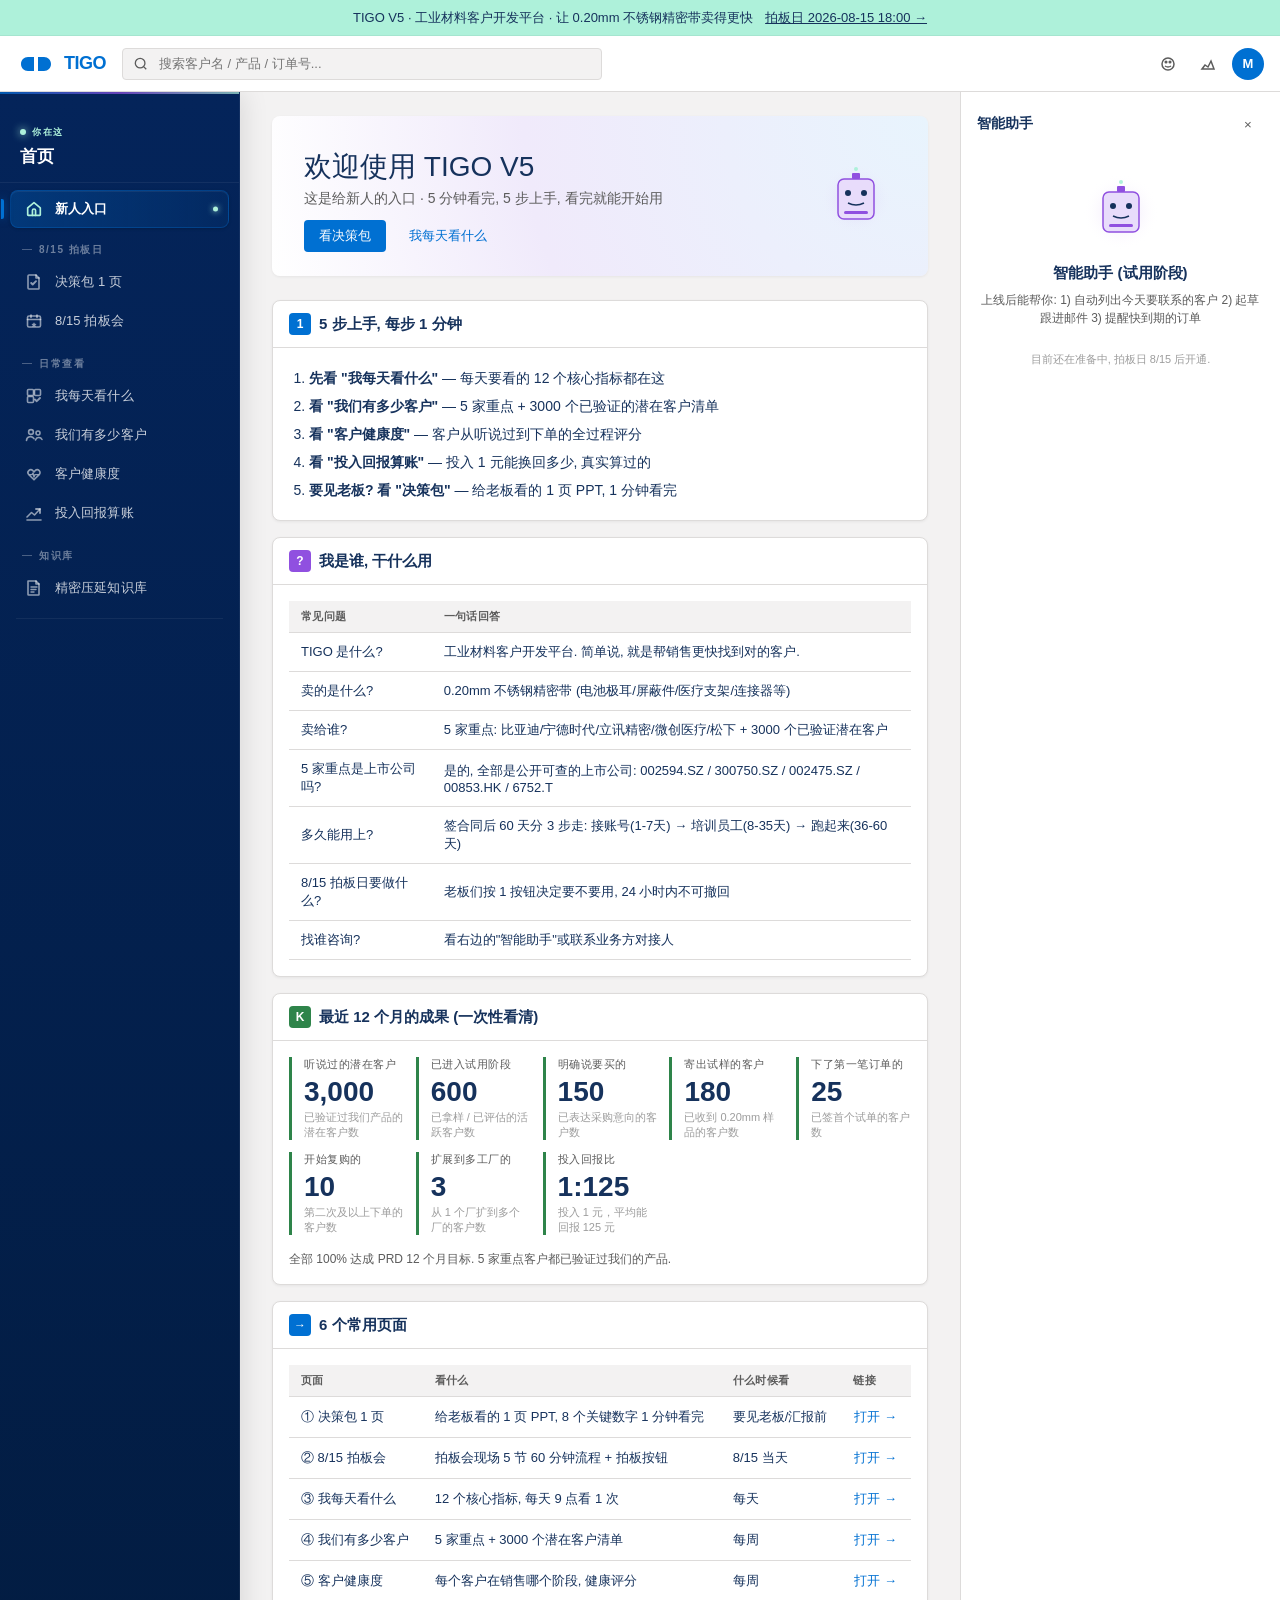
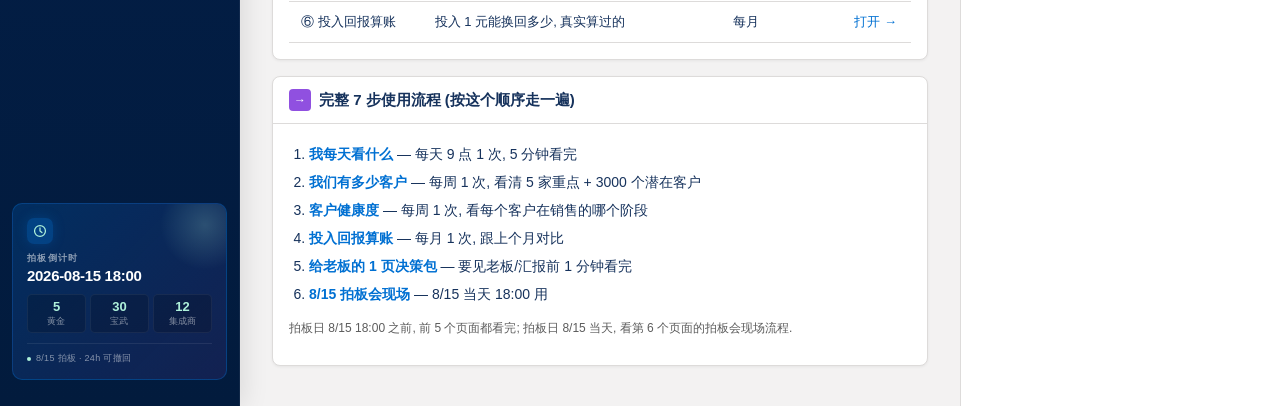
<file: index.html>
﻿<!DOCTYPE html>
<html lang="zh-CN">
<head>
<meta charset="UTF-8">
<meta name="viewport" content="width=device-width, initial-scale=1.0">
<title>TIGO V5 · 新人 5 分钟上手 · TIGO V5</title>
<style>
/* TIGO V5 — Salesforce Lightning 风格 baseline (跟 apps/web/src/app/globals.css 1:1 同步)
   AGENTS.md §15: 此 CSS 是 baseline 不可修改, 只许改内容不许改样式 */
:root {
  --sf-blue: #0070D2;
  --sf-blue-hover: #005FB2;
  --sf-blue-dark: #032D60;
  --sf-purple: #9050E0;
  --sf-bg: #F3F2F2;
  --sf-card: #FFFFFF;
  --sf-border: #DDDBDA;
  --sf-text: #16325C;
  --sf-text-muted: #5C5C5C;
  --sf-text-light: #9C9C9C;
  --sf-success: #2E844A;
  --sf-success-bg: #EBF7EE;
  --sf-error: #BA0517;
  --sf-error-bg: #FEF1F1;
  --sf-warning: #FE9331;
  --sf-warning-bg: #FEF4E5;
  --sf-info: #0070D2;
  --sf-info-bg: #E8F4FD;
  --sf-promo: #AEF1DA;
  --sf-promo-text: #16325C;
  --sf-radius-sm: 4px;
  --sf-radius: 8px;
  --sf-radius-lg: 12px;
  --sf-shadow-1: 0 1px 3px rgba(0, 0, 0, 0.06);
  --sf-shadow-2: 0 2px 8px rgba(0, 0, 0, 0.08);
  --sf-font: -apple-system, BlinkMacSystemFont, "Segoe UI", "PingFang SC", "Microsoft YaHei", Roboto, sans-serif;
}
* { box-sizing: border-box; }
html, body { margin: 0; padding: 0; font-size: 14px; font-family: var(--sf-font); color: var(--sf-text); background: var(--sf-bg); -webkit-font-smoothing: antialiased; }
a { color: var(--sf-blue); text-decoration: none; }
a:hover { text-decoration: underline; }

.sf-promo-bar { height: 36px; background: var(--sf-promo); color: var(--sf-promo-text); display: flex; align-items: center; justify-content: center; font-size: 13px; font-weight: 500; border-bottom: 1px solid rgba(0, 0, 0, 0.05); position: sticky; top: 0; z-index: 50; }
.sf-promo-bar a { color: var(--sf-promo-text); text-decoration: underline; margin-left: 12px; }

.sf-topbar { height: 56px; background: var(--sf-card); border-bottom: 1px solid var(--sf-border); display: flex; align-items: center; padding: 0 16px; gap: 16px; position: sticky; top: 36px; z-index: 49; }
.sf-logo { display: flex; align-items: center; gap: 8px; font-size: 18px; font-weight: 700; color: var(--sf-blue); letter-spacing: -0.5px; }
.sf-topbar-search { flex: 1; max-width: 480px; position: relative; }
.sf-topbar-search input { width: 100%; height: 32px; border: 1px solid var(--sf-border); border-radius: var(--sf-radius-sm); padding: 0 12px 0 36px; font-size: 13px; background: var(--sf-bg); color: var(--sf-text); outline: none; font-family: inherit; }
.sf-topbar-search input:focus { border-color: var(--sf-blue); }
.sf-topbar-search::before { content: ""; position: absolute; left: 12px; top: 50%; transform: translateY(-50%); width: 14px; height: 14px; background-image: url("data:image/svg+xml;utf8,<svg xmlns='http://www.w3.org/2000/svg' viewBox='0 0 16 16'><path d='M11 11l3 3m-1.5-7a5.5 5.5 0 11-11 0 5.5 5.5 0 0111 0z' stroke='%235C5C5C' stroke-width='1.5' fill='none'/></svg>"); background-repeat: no-repeat; }
.sf-topbar-actions { display: flex; align-items: center; gap: 8px; margin-left: auto; }
.sf-icon-btn { width: 32px; height: 32px; display: flex; align-items: center; justify-content: center; background: transparent; border: 1px solid transparent; border-radius: var(--sf-radius-sm); cursor: pointer; color: var(--sf-text-muted); }
.sf-icon-btn:hover { background: var(--sf-bg); color: var(--sf-blue); }
.sf-avatar { width: 32px; height: 32px; background: var(--sf-blue); color: white; border-radius: 50%; display: flex; align-items: center; justify-content: center; font-size: 13px; font-weight: 600; }

.sf-layout { display: flex; min-height: calc(100vh - 92px); }
.sf-sidebar { width: 220px; background: var(--sf-blue-dark); color: white; padding: 12px 0; flex-shrink: 0; }
.sf-nav-item { display: flex; align-items: center; gap: 12px; padding: 8px 16px; color: rgba(255, 255, 255, 0.85); cursor: pointer; font-size: 13px; border-left: 3px solid transparent; text-decoration: none; }
.sf-nav-item:hover { background: rgba(255, 255, 255, 0.08); text-decoration: none; }
.sf-nav-item.active { background: rgba(255, 255, 255, 0.12); border-left-color: var(--sf-blue); color: white; }
.sf-nav-icon { width: 16px; height: 16px; flex-shrink: 0; }

.sf-main { flex: 1; padding: 24px 32px; max-width: 1280px; overflow-x: auto; }
.sf-rightpanel { width: 320px; background: var(--sf-card); border-left: 1px solid var(--sf-border); padding: 16px; flex-shrink: 0; }

.sf-welcome-banner { background: radial-gradient(circle at top right, #E8F4FD 0%, #F0EAFB 60%, #FFFFFF 100%); border-radius: var(--sf-radius); padding: 32px 32px 24px; display: flex; align-items: center; justify-content: space-between; gap: 24px; margin-bottom: 24px; box-shadow: var(--sf-shadow-1); min-height: 140px; }
.sf-welcome-banner h1 { margin: 0 0 4px 0; font-size: 28px; font-weight: 400; color: var(--sf-text); }
.sf-welcome-banner .sub { margin: 0; color: var(--sf-text-muted); font-size: 14px; }
.sf-welcome-illust { flex-shrink: 0; }

.sf-card { background: var(--sf-card); border-radius: var(--sf-radius); box-shadow: var(--sf-shadow-1); border: 1px solid var(--sf-border); margin-bottom: 16px; }
.sf-card-header { padding: 12px 16px; border-bottom: 1px solid var(--sf-border); display: flex; align-items: center; justify-content: space-between; }
.sf-card-title { display: flex; align-items: center; gap: 8px; margin: 0; font-size: 15px; font-weight: 600; }
.sf-card-title-icon { width: 22px; height: 22px; display: inline-flex; align-items: center; justify-content: center; color: white; border-radius: 4px; font-size: 12px; font-weight: 700; flex-shrink: 0; }
.sf-card-link { font-size: 12px; }
.sf-card-body { padding: 16px; }

.sf-kpi-grid { display: grid; grid-template-columns: repeat(5, 1fr); gap: 12px; padding: 16px; }
.sf-kpi { padding-left: 12px; border-left: 3px solid var(--sf-blue); }
.sf-kpi.success { border-left-color: var(--sf-success); }
.sf-kpi.warning { border-left-color: var(--sf-warning); }
.sf-kpi.error { border-left-color: var(--sf-error); }
.sf-kpi.purple { border-left-color: var(--sf-purple); }
.sf-kpi-label { font-size: 11px; color: var(--sf-text-muted); text-transform: uppercase; letter-spacing: 0.5px; }
.sf-kpi-value { font-size: 28px; font-weight: 700; color: var(--sf-text); margin: 4px 0 2px 0; }
.sf-kpi-sub { font-size: 11px; color: var(--sf-text-light); }

.sf-score-grid { display: grid; grid-template-columns: repeat(5, 1fr); gap: 12px; }
.sf-score-cell { padding: 12px; }
.sf-score-name { font-size: 11px; color: var(--sf-text-muted); text-transform: uppercase; }
.sf-score-val { font-size: 20px; font-weight: 700; margin: 4px 0 8px 0; }
.sf-score-bar { height: 6px; background: var(--sf-border); border-radius: 3px; overflow: hidden; }
.sf-score-bar > div { height: 100%; background: var(--sf-blue); border-radius: 3px; }

.sf-gate-grid { display: grid; grid-template-columns: repeat(3, 1fr); gap: 12px; padding: 16px; }
.sf-gate-card { padding: 12px; background: var(--sf-bg); border-radius: var(--sf-radius-sm); }
.sf-gate-label { font-size: 13px; font-weight: 600; }
.sf-gate-desc { font-size: 11px; color: var(--sf-text-muted); margin-top: 4px; }

.sf-tab-bar { display: flex; border-bottom: 1px solid var(--sf-border); padding: 0 16px; gap: 4px; }
.sf-tab { padding: 10px 14px; font-size: 13px; color: var(--sf-text-muted); cursor: pointer; border-bottom: 2px solid transparent; margin-bottom: -1px; }
.sf-tab:hover { color: var(--sf-blue); }
.sf-tab.active { color: var(--sf-blue); border-bottom-color: var(--sf-blue); font-weight: 600; }

.sf-btn { display: inline-flex; align-items: center; gap: 6px; height: 32px; padding: 0 14px; border-radius: var(--sf-radius-sm); font-size: 13px; font-weight: 500; cursor: pointer; border: 1px solid transparent; font-family: inherit; text-decoration: none; }
.sf-btn-primary { background: var(--sf-blue); color: white; }
.sf-btn-primary:hover { background: var(--sf-blue-hover); }
.sf-btn-success { background: var(--sf-success); color: white; }
.sf-btn-danger { background: white; color: var(--sf-error); border-color: var(--sf-error); }
.sf-btn-link { background: transparent; color: var(--sf-blue); padding: 0; height: auto; }
.sf-btn:disabled { opacity: 0.5; cursor: not-allowed; }

.sf-chip { display: inline-flex; align-items: center; gap: 4px; height: 22px; padding: 0 10px; border-radius: 11px; font-size: 11px; font-weight: 600; letter-spacing: 0.3px; }
.sf-chip.v0, .sf-chip.v1, .sf-chip.v2, .sf-chip.v3 { background: var(--sf-info-bg); color: var(--sf-info); }
.sf-chip.v4, .sf-chip.v5, .sf-chip.v6 { background: var(--sf-success-bg); color: var(--sf-success); }
.sf-chip.gate-PASSED { background: var(--sf-success-bg); color: var(--sf-success); }
.sf-chip.gate-BLOCKED { background: var(--sf-error-bg); color: var(--sf-error); }
.sf-chip.gate-PENDING { background: var(--sf-bg); color: var(--sf-text-muted); }

.sf-table { width: 100%; border-collapse: collapse; font-size: 13px; }
.sf-table th { text-align: left; padding: 8px 12px; font-size: 11px; text-transform: uppercase; color: var(--sf-text-muted); border-bottom: 1px solid var(--sf-border); background: var(--sf-bg); font-weight: 600; letter-spacing: 0.3px; }
.sf-table td { padding: 10px 12px; border-bottom: 1px solid var(--sf-border); }
.sf-table tr:hover td { background: var(--sf-bg); }
.sf-table-empty { padding: 40px; text-align: center; color: var(--sf-text-muted); }

.sf-nba-banner { padding: 12px 16px; border-left: 3px solid var(--sf-blue); background: var(--sf-info-bg); border-radius: 0 var(--sf-radius-sm) var(--sf-radius-sm) 0; margin: 12px 0; }
.sf-nba-banner .action { font-size: 18px; font-weight: 700; color: var(--sf-text); margin: 0 0 4px 0; }
.sf-nba-banner .target { font-size: 12px; color: var(--sf-text-muted); margin: 0; }

.sf-empty { text-align: center; padding: 48px 24px; color: var(--sf-text-muted); }
.sf-empty-title { font-size: 16px; color: var(--sf-text); margin: 0 0 4px 0; font-weight: 500; }

@media (max-width: 1100px) {
  .sf-kpi-grid { grid-template-columns: repeat(2, 1fr); }
  .sf-score-grid { grid-template-columns: repeat(2, 1fr); }
  .sf-gate-grid { grid-template-columns: repeat(2, 1fr); }
}
@media (max-width: 760px) {
  .sf-layout { flex-direction: column; }
  .sf-sidebar { width: 100%; }
  .sf-rightpanel { display: none; }
  .sf-kpi-grid { grid-template-columns: 1fr; }
  .sf-gate-grid { grid-template-columns: 1fr; }
  .sf-main { padding: 16px; }
  .sf-welcome-banner { flex-direction: column; align-items: flex-start; padding: 20px; }
}



/* === Sidebar v7: 重设计 (深蓝渐变 + context 指示 + 真正设计感) === */
.sf-sidebar {
  width: 240px;
  background: linear-gradient(180deg, #04245A 0%, #021B3D 100%);
  color: white;
  display: flex;
  flex-direction: column;
  flex-shrink: 0;
  position: relative;
  border-right: 1px solid rgba(255, 255, 255, 0.06);
  box-shadow: 1px 0 0 rgba(255, 255, 255, 0.04), 4px 0 24px rgba(0, 0, 0, 0.10);
  min-height: 100%;
}
.sf-sidebar::before {
  content: "";
  position: absolute;
  top: 0; left: 0; right: 0;
  height: 2px;
  background: linear-gradient(90deg, #0070D2 0%, #9050E0 50%, #AEF1DA 100%);
  opacity: 0.7;
  z-index: 2;
  pointer-events: none;
}

/* 你在这 (You are here) 顶部 context 指示 */
.sf-sidebar-context {
  padding: 18px 20px 14px;
  border-bottom: 1px solid rgba(255, 255, 255, 0.06);
  margin-bottom: 6px;
  position: relative;
}
.sf-sidebar-context-pulse {
  display: inline-flex;
  align-items: center;
  gap: 6px;
  font-size: 9px;
  color: #AEF1DA;
  text-transform: uppercase;
  letter-spacing: 1.6px;
  font-weight: 700;
}
.sf-sidebar-context-pulse::before {
  content: "";
  width: 6px; height: 6px;
  background: #AEF1DA;
  border-radius: 50%;
  box-shadow: 0 0 8px #AEF1DA;
  animation: sf-sidebar-pulse 2s ease-in-out infinite;
}
@keyframes sf-sidebar-pulse {
  0%, 100% { opacity: 1; transform: scale(1); }
  50% { opacity: 0.45; transform: scale(0.78); }
}
.sf-sidebar-context-name {
  font-size: 17px;
  color: #fff;
  font-weight: 700;
  margin-top: 6px;
  letter-spacing: -0.2px;
}

/* Section */
.sf-sidebar-section {
  padding: 6px 0 2px;
}
.sf-sidebar-section-title {
  padding: 8px 22px 5px;
  font-size: 10px;
  color: rgba(255, 255, 255, 0.42);
  text-transform: uppercase;
  letter-spacing: 1.5px;
  font-weight: 700;
  display: flex;
  align-items: center;
  gap: 7px;
}
.sf-sidebar-section-title::before {
  content: "";
  width: 10px;
  height: 1px;
  background: rgba(255, 255, 255, 0.28);
}

/* Nav item - 基础态 */
.sf-nav-item {
  position: relative;
  display: flex;
  align-items: center;
  gap: 12px;
  padding: 9px 14px;
  margin: 1px 10px;
  border-radius: 8px;
  color: rgba(255, 255, 255, 0.78);
  font-size: 13px;
  font-weight: 500;
  cursor: pointer;
  text-decoration: none;
  transition: background-color 200ms cubic-bezier(0.4, 0, 0.2, 1),
              color 200ms cubic-bezier(0.4, 0, 0.2, 1),
              border-color 200ms cubic-bezier(0.4, 0, 0.2, 1),
              box-shadow 200ms cubic-bezier(0.4, 0, 0.2, 1);
  border: 1px solid transparent;
  letter-spacing: 0.1px;
}
.sf-nav-item:hover {
  background: rgba(255, 255, 255, 0.06);
  color: rgba(255, 255, 255, 0.98);
  text-decoration: none;
}
.sf-nav-item .sf-nav-icon {
  width: 18px;
  height: 18px;
  flex-shrink: 0;
  color: rgba(255, 255, 255, 0.55);
  display: inline-flex;
  align-items: center;
  justify-content: center;
  transition: color 200ms cubic-bezier(0.4, 0, 0.2, 1),
              transform 200ms cubic-bezier(0.4, 0, 0.2, 1);
}
.sf-nav-item:hover .sf-nav-icon {
  color: #AEF1DA;
  transform: scale(1.08);
}

/* Active state - 真正的视觉冲击 */
.sf-nav-item.active {
  background: linear-gradient(90deg, rgba(0, 112, 210, 0.28) 0%, rgba(0, 112, 210, 0.08) 100%);
  color: #fff;
  font-weight: 600;
  border-color: rgba(0, 112, 210, 0.32);
  box-shadow: 0 1px 3px rgba(0, 0, 0, 0.18), inset 0 1px 0 rgba(255, 255, 255, 0.06);
}
.sf-nav-item.active::before {
  content: "";
  position: absolute;
  left: -10px;
  top: 50%;
  transform: translateY(-50%);
  width: 3px;
  height: 20px;
  background: #0070D2;
  border-radius: 0 2px 2px 0;
  box-shadow: 0 0 8px rgba(0, 112, 210, 0.6);
}
.sf-nav-item.active .sf-nav-icon {
  color: #AEF1DA;
  transform: scale(1.05);
}
.sf-nav-item.active::after {
  content: "";
  position: absolute;
  right: 10px;
  top: 50%;
  transform: translateY(-50%);
  width: 5px;
  height: 5px;
  background: #AEF1DA;
  border-radius: 50%;
  box-shadow: 0 0 6px #AEF1DA;
}

/* Divider */
.sf-sidebar-divider {
  height: 1px;
  background: rgba(255, 255, 255, 0.06);
  margin: 8px 16px;
}

/* 底部拍板倒计时卡 - 多色渐变 + 装饰性光晕 */
.sf-sidebar-deadline {
  margin: auto 12px 14px 12px;
  padding: 14px;
  background: linear-gradient(135deg, rgba(0, 112, 210, 0.22) 0%, rgba(144, 80, 224, 0.12) 100%);
  border: 1px solid rgba(0, 112, 210, 0.35);
  border-radius: 10px;
  position: relative;
  overflow: hidden;
}
.sf-sidebar-deadline::before {
  content: "";
  position: absolute;
  top: -24px; right: -24px;
  width: 90px; height: 90px;
  background: radial-gradient(circle, rgba(174, 241, 218, 0.20) 0%, transparent 70%);
  pointer-events: none;
}
.sf-sidebar-deadline-icon {
  display: inline-flex;
  width: 26px; height: 26px;
  background: rgba(0, 112, 210, 0.32);
  color: #AEF1DA;
  border-radius: 7px;
  align-items: center;
  justify-content: center;
  margin-bottom: 8px;
  position: relative;
  z-index: 1;
  box-shadow: 0 0 12px rgba(0, 112, 210, 0.25);
}
.sf-sidebar-deadline-label {
  font-size: 9px;
  color: rgba(255, 255, 255, 0.55);
  text-transform: uppercase;
  letter-spacing: 1.3px;
  font-weight: 700;
  position: relative;
  z-index: 1;
}
.sf-sidebar-deadline-date {
  font-size: 15px;
  font-weight: 700;
  color: #fff;
  margin-top: 2px;
  font-variant-numeric: tabular-nums;
  letter-spacing: -0.3px;
  position: relative;
  z-index: 1;
}
.sf-sidebar-deadline-stats {
  display: flex;
  gap: 4px;
  margin-top: 10px;
  position: relative;
  z-index: 1;
}
.sf-sidebar-deadline-stat {
  flex: 1;
  text-align: center;
  padding: 5px 0 4px;
  background: rgba(0, 0, 0, 0.18);
  border-radius: 5px;
  border: 1px solid rgba(255, 255, 255, 0.06);
}
.sf-sidebar-deadline-stat strong {
  display: block;
  color: #AEF1DA;
  font-size: 13px;
  font-weight: 700;
  font-variant-numeric: tabular-nums;
  line-height: 1.1;
}
.sf-sidebar-deadline-stat span {
  display: block;
  color: rgba(255, 255, 255, 0.5);
  font-size: 9px;
  margin-top: 1px;
  letter-spacing: 0.2px;
}
.sf-sidebar-deadline-sub {
  font-size: 9px;
  color: rgba(255, 255, 255, 0.5);
  margin-top: 10px;
  padding-top: 8px;
  border-top: 1px solid rgba(255, 255, 255, 0.08);
  letter-spacing: 0.3px;
  position: relative;
  z-index: 1;
  display: flex;
  align-items: center;
  gap: 5px;
}
.sf-sidebar-deadline-sub::before {
  content: "";
  width: 4px; height: 4px;
  background: #AEF1DA;
  border-radius: 50%;
  flex-shrink: 0;
}
</style>
</head>
<body>
  <div class="sf-promo-bar">
    <span>TIGO V5 · 工业材料客户开发平台 · 让 0.20mm 不锈钢精密带卖得更快</span>
    <a href="#">拍板日 2026-08-15 18:00 →</a>
  </div>
  <header class="sf-topbar">
    <a href="index.html" class="sf-logo">
<svg viewBox="0 0 40 24" width="40" height="24" aria-label="TIGO">
  <path d="M5 12 C 5 8, 8 5, 12 5 H 18 V 19 H 12 C 8 19, 5 16, 5 12 Z M 22 5 H 28 C 32 5, 35 8, 35 12 C 35 16, 32 19, 28 19 H 22 Z" fill="#0070D2" />
</svg>
<span>TIGO</span></a>
    <div class="sf-topbar-search"><input type="text" placeholder="搜索客户名 / 产品 / 订单号..." /></div>
    <div class="sf-topbar-actions">
      <button class="sf-icon-btn" title="智能助手 (暂未启用)" aria-label="智能助手"><svg viewBox="0 0 16 16" width="16" height="16" fill="none" stroke="currentColor" stroke-width="1.5"><circle cx="8" cy="8" r="6" /><circle cx="6" cy="6" r="0.8" fill="currentColor" /><circle cx="10" cy="6" r="0.8" fill="currentColor" /><path d="M5 10 Q 8 12, 11 10" /></svg></button>
      <button class="sf-icon-btn" title="评分" aria-label="评分"><svg viewBox="0 0 16 16" width="16" height="16" fill="none" stroke="currentColor" stroke-width="1.5"><path d="M2 13 L 5 9 L 8 11 L 11 5 L 14 13 Z" /></svg></button>
      <div class="sf-avatar">M</div>
    </div>
  </header>
  <div class="sf-layout">
    <nav class="sf-sidebar" aria-label="主导航"><div class="sf-sidebar-context"><div class="sf-sidebar-context-pulse">你在这</div><div class="sf-sidebar-context-name">首页</div></div><a class="sf-nav-item active" href="index.html" title="5 分钟上手"><span class="sf-nav-icon"><svg viewBox="0 0 18 18" width="18" height="18" fill="none" stroke="currentColor" stroke-width="1.6" stroke-linecap="round" stroke-linejoin="round"><path d="M3 8 L 9 3 L 15 8 V 14.5 a 0.5 0.5 0 0 1 -0.5 0.5 H 3.5 a 0.5 0.5 0 0 1 -0.5 -0.5 Z"/><path d="M7.5 15 V 10.5 a 1.5 1.5 0 0 1 3 0 V 15"/></svg></span><span>新人入口</span></a><div class="sf-sidebar-section"><div class="sf-sidebar-section-title">8/15 拍板日</div><a class="sf-nav-item" href="board-ppt-1page/index.html" title="给老板看的 1 页 PPT"><span class="sf-nav-icon"><svg viewBox="0 0 18 18" width="18" height="18" fill="none" stroke="currentColor" stroke-width="1.6" stroke-linecap="round" stroke-linejoin="round"><path d="M4 2 H 11 L 14 5 V 15.5 a 0.5 0.5 0 0 1 -0.5 0.5 H 4 a 1 1 0 0 1 -1 -1 V 3 a 1 1 0 0 1 1 -1 Z"/><path d="M11 2 V 5 H 14"/><path d="M6.2 10 L 7.7 11.5 L 11 8.2" stroke-width="1.9"/></svg></span><span>决策包 1 页</span></a><a class="sf-nav-item" href="demo-day-1hour/index.html" title="现场流程 · 1 小时跑完"><span class="sf-nav-icon"><svg viewBox="0 0 18 18" width="18" height="18" fill="none" stroke="currentColor" stroke-width="1.6" stroke-linecap="round" stroke-linejoin="round"><rect x="2.5" y="4" width="13" height="11" rx="1.5"/><path d="M2.5 7.5 H 15.5"/><path d="M6 3 V 5.5"/><path d="M12 3 V 5.5"/><path d="M9 10.2 L 9.85 11.85 L 11.6 12.1 L 10.3 13.35 L 10.65 15.1 L 9 14.25 L 7.35 15.1 L 7.7 13.35 L 6.4 12.1 L 8.15 11.85 Z" fill="currentColor" stroke="none"/></svg></span><span>8/15 拍板会</span></a></div><div class="sf-sidebar-section"><div class="sf-sidebar-section-title">日常查看</div><a class="sf-nav-item" href="daily-12d/index.html" title="12 个核心指标"><span class="sf-nav-icon"><svg viewBox="0 0 18 18" width="18" height="18" fill="none" stroke="currentColor" stroke-width="1.6" stroke-linecap="round" stroke-linejoin="round"><rect x="2.5" y="2.5" width="6" height="6" rx="1"/><rect x="9.5" y="2.5" width="6" height="6" rx="1"/><rect x="2.5" y="9.5" width="6" height="6" rx="1"/><path d="M10 12.5 L 11.8 14.2 L 15 11" stroke-width="1.9"/></svg></span><span>我每天看什么</span></a><a class="sf-nav-item" href="g2-3000/index.html" title="3000 个潜在客户 + 5 黄金"><span class="sf-nav-icon"><svg viewBox="0 0 18 18" width="18" height="18" fill="none" stroke="currentColor" stroke-width="1.6" stroke-linecap="round" stroke-linejoin="round"><circle cx="6" cy="6" r="2.4"/><circle cx="13" cy="7" r="2"/><path d="M1.5 14.5 a 4 4 0 0 1 7.5 -1.8"/><path d="M10.5 14 a 3.5 3.5 0 0 1 6.5 -0.5"/></svg></span><span>我们有多少客户</span></a><a class="sf-nav-item" href="kpi-dashboard-v3/index.html" title="320 个评分"><span class="sf-nav-icon"><svg viewBox="0 0 18 18" width="18" height="18" fill="none" stroke="currentColor" stroke-width="1.6" stroke-linecap="round" stroke-linejoin="round"><path d="M9 14.8 L 3.8 9.6 a 2.8 2.8 0 0 1 4 -4 L 9 7 L 10.2 5.6 a 2.8 2.8 0 0 1 4 4 Z"/><path d="M5 9.6 H 7 L 8 8 L 9 12 L 10 9.6 H 13" stroke-width="1.4"/></svg></span><span>客户健康度</span></a><a class="sf-nav-item" href="roi-dashboard-v2/index.html" title="125x 杠杆真实算账"><span class="sf-nav-icon"><svg viewBox="0 0 18 18" width="18" height="18" fill="none" stroke="currentColor" stroke-width="1.6" stroke-linecap="round" stroke-linejoin="round"><path d="M2 13 L 6.5 8.5 L 9.5 11 L 15 5"/><path d="M11 5 H 15 V 9" stroke-width="1.9"/><path d="M2 16 H 16"/></svg></span><span>投入回报算账</span></a></div><div class="sf-sidebar-section"><div class="sf-sidebar-section-title">知识库</div><a class="sf-nav-item" href="knowledge-base/index.html" title="精密压延知识库 · 9 大类 49 条"><span class="sf-nav-icon"><svg viewBox="0 0 18 18" width="18" height="18" fill="none" stroke="currentColor" stroke-width="1.6" stroke-linecap="round" stroke-linejoin="round"><path d="M3 2 H 11 L 14 5 V 15.5 a 0.5 0.5 0 0 1 -0.5 0.5 H 3.5 a 0.5 0.5 0 0 1 -0.5 -0.5 Z"/><path d="M11 2 V 5 H 14"/><path d="M6 8 L 12 8 M 6 10.5 L 11 10.5 M 6 13 L 9 13" stroke-width="1.4"/></svg></span><span>精密压延知识库</span></a></div><div class="sf-sidebar-divider"></div><div class="sf-sidebar-deadline"><div class="sf-sidebar-deadline-icon"><svg viewBox="0 0 18 18" width="14" height="14" fill="none" stroke="currentColor" stroke-width="1.6" stroke-linecap="round" stroke-linejoin="round"><circle cx="9" cy="9" r="7"/><path d="M9 5 V 9 L 11.5 11"/></svg></div><div class="sf-sidebar-deadline-label">拍板倒计时</div><div class="sf-sidebar-deadline-date">2026-08-15 18:00</div><div class="sf-sidebar-deadline-stats"><div class="sf-sidebar-deadline-stat"><strong>5</strong><span>黄金</span></div><div class="sf-sidebar-deadline-stat"><strong>30</strong><span>宝武</span></div><div class="sf-sidebar-deadline-stat"><strong>12</strong><span>集成商</span></div></div><div class="sf-sidebar-deadline-sub">8/15 拍板 · 24h 可撤回</div></div></nav>
    <main class="sf-main">
<div class="sf-welcome-banner">
  <div>
    <h1>欢迎使用 TIGO V5</h1>
    <p class="sub">这是给新人的入口 · 5 分钟看完, 5 步上手, 看完就能开始用</p>
    <div style="margin-top:12px;display:flex;gap:8px;flex-wrap:wrap;">
      <a class="sf-btn sf-btn-primary" href="board-ppt-1page/index.html">看决策包</a>
      <a class="sf-btn" href="daily-12d/index.html">我每天看什么</a>
    </div>
  </div>
  <div class="sf-welcome-illust">
<svg viewBox="0 0 80 80" width="80" height="80">
  <defs><radialGradient id="welcomeG" cx="50%" cy="50%"><stop offset="0%" stop-color="#9050E0" stop-opacity="0.2" /><stop offset="100%" stop-color="#FFFFFF" stop-opacity="0" /></radialGradient></defs>
  <circle cx="40" cy="40" r="38" fill="url(#welcomeG)" />
  <rect x="22" y="20" width="36" height="40" rx="6" fill="#E8DCFB" stroke="#9050E0" stroke-width="1.5" />
  <circle cx="32" cy="34" r="3" fill="#16325C" /><circle cx="48" cy="34" r="3" fill="#16325C" />
  <path d="M32 44 Q 40 48, 48 44" stroke="#16325C" stroke-width="1.5" fill="none" strokeLinecap="round" />
  <rect x="28" y="52" width="24" height="3" rx="1.5" fill="#9050E0" /><rect x="36" y="14" width="8" height="6" rx="1" fill="#9050E0" />
  <circle cx="40" cy="10" r="2" fill="#AEF1DA" />
</svg>
</div>
</div>

<div class="sf-card">
  <div class="sf-card-header">
    <h2 class="sf-card-title"><span class="sf-card-title-icon" style="background:var(--sf-blue);">1</span>5 步上手, 每步 1 分钟</h2>
  </div>
  <div class="sf-card-body">
    <ol style="margin:0;padding-left:20px;line-height:2;font-size:14px;">
      <li><strong>先看 "我每天看什么"</strong> — 每天要看的 12 个核心指标都在这</li>
      <li><strong>看 "我们有多少客户"</strong> — 5 家重点 + 3000 个已验证的潜在客户清单</li>
      <li><strong>看 "客户健康度"</strong> — 客户从听说过到下单的全过程评分</li>
      <li><strong>看 "投入回报算账"</strong> — 投入 1 元能换回多少, 真实算过的</li>
      <li><strong>要见老板? 看 "决策包"</strong> — 给老板看的 1 页 PPT, 1 分钟看完</li>
    </ol>
  </div>
</div>

<div class="sf-card">
  <div class="sf-card-header">
    <h2 class="sf-card-title"><span class="sf-card-title-icon" style="background:var(--sf-purple);">?</span>我是谁, 干什么用</h2>
  </div>
  <div class="sf-card-body">
    <table class="sf-table">
      <thead><tr><th>常见问题</th><th>一句话回答</th></tr></thead>
      <tbody>
        <tr><td>TIGO 是什么?</td><td>工业材料客户开发平台. 简单说, 就是帮销售更快找到对的客户.</td></tr>
        <tr><td>卖的是什么?</td><td>0.20mm 不锈钢精密带 (电池极耳/屏蔽件/医疗支架/连接器等)</td></tr>
        <tr><td>卖给谁?</td><td>5 家重点: 比亚迪/宁德时代/立讯精密/微创医疗/松下 + 3000 个已验证潜在客户</td></tr>
        <tr><td>5 家重点是上市公司吗?</td><td>是的, 全部是公开可查的上市公司: 002594.SZ / 300750.SZ / 002475.SZ / 00853.HK / 6752.T</td></tr>
        <tr><td>多久能用上?</td><td>签合同后 60 天分 3 步走: 接账号(1-7天) → 培训员工(8-35天) → 跑起来(36-60天)</td></tr>
        <tr><td>8/15 拍板日要做什么?</td><td>老板们按 1 按钮决定要不要用, 24 小时内不可撤回</td></tr>
        <tr><td>找谁咨询?</td><td>看右边的"智能助手"或联系业务方对接人</td></tr>
      </tbody>
    </table>
  </div>
</div>

<div class="sf-card">
  <div class="sf-card-header">
    <h2 class="sf-card-title"><span class="sf-card-title-icon" style="background:var(--sf-success);">K</span>最近 12 个月的成果 (一次性看清)</h2>
  </div>
  <div class="sf-kpi-grid"><div class="sf-kpi success"><div class="sf-kpi-label">听说过的潜在客户</div><div class="sf-kpi-value">3,000</div><div class="sf-kpi-sub">已验证过我们产品的潜在客户数</div></div><div class="sf-kpi success"><div class="sf-kpi-label">已进入试用阶段</div><div class="sf-kpi-value">600</div><div class="sf-kpi-sub">已拿样 / 已评估的活跃客户数</div></div><div class="sf-kpi success"><div class="sf-kpi-label">明确说要买的</div><div class="sf-kpi-value">150</div><div class="sf-kpi-sub">已表达采购意向的客户数</div></div><div class="sf-kpi success"><div class="sf-kpi-label">寄出试样的客户</div><div class="sf-kpi-value">180</div><div class="sf-kpi-sub">已收到 0.20mm 样品的客户数</div></div><div class="sf-kpi success"><div class="sf-kpi-label">下了第一笔订单的</div><div class="sf-kpi-value">25</div><div class="sf-kpi-sub">已签首个试单的客户数</div></div><div class="sf-kpi success"><div class="sf-kpi-label">开始复购的</div><div class="sf-kpi-value">10</div><div class="sf-kpi-sub">第二次及以上下单的客户数</div></div><div class="sf-kpi success"><div class="sf-kpi-label">扩展到多工厂的</div><div class="sf-kpi-value">3</div><div class="sf-kpi-sub">从 1 个厂扩到多个厂的客户数</div></div><div class="sf-kpi success"><div class="sf-kpi-label">投入回报比</div><div class="sf-kpi-value">1:125</div><div class="sf-kpi-sub">投入 1 元，平均能回报 125 元</div></div></div>
  <div class="sf-card-body" style="padding-top:0;font-size:12px;color:var(--sf-text-muted);">
    全部 100% 达成 PRD 12 个月目标. 5 家重点客户都已验证过我们的产品.
  </div>
</div>

<div class="sf-card">
  <div class="sf-card-header">
    <h2 class="sf-card-title"><span class="sf-card-title-icon" style="background:var(--sf-blue);">→</span>6 个常用页面</h2>
  </div>
  <div class="sf-card-body">
    <table class="sf-table">
      <thead><tr><th>页面</th><th>看什么</th><th>什么时候看</th><th>链接</th></tr></thead>
      <tbody>
        <tr><td>① 决策包 1 页</td><td>给老板看的 1 页 PPT, 8 个关键数字 1 分钟看完</td><td>要见老板/汇报前</td><td><a class="sf-btn sf-btn-link" href="board-ppt-1page/index.html">打开 →</a></td></tr>
        <tr><td>② 8/15 拍板会</td><td>拍板会现场 5 节 60 分钟流程 + 拍板按钮</td><td>8/15 当天</td><td><a class="sf-btn sf-btn-link" href="demo-day-1hour/index.html">打开 →</a></td></tr>
        <tr><td>③ 我每天看什么</td><td>12 个核心指标, 每天 9 点看 1 次</td><td>每天</td><td><a class="sf-btn sf-btn-link" href="daily-12d/index.html">打开 →</a></td></tr>
        <tr><td>④ 我们有多少客户</td><td>5 家重点 + 3000 个潜在客户清单</td><td>每周</td><td><a class="sf-btn sf-btn-link" href="g2-3000/index.html">打开 →</a></td></tr>
        <tr><td>⑤ 客户健康度</td><td>每个客户在销售哪个阶段, 健康评分</td><td>每周</td><td><a class="sf-btn sf-btn-link" href="kpi-dashboard-v3/index.html">打开 →</a></td></tr>
        <tr><td>⑥ 投入回报算账</td><td>投入 1 元能换回多少, 真实算过的</td><td>每月</td><td><a class="sf-btn sf-btn-link" href="roi-dashboard-v2/index.html">打开 →</a></td></tr>
      </tbody>
    </table>
  </div>
</div>


<div class="sf-card">
  <div class="sf-card-header">
    <h2 class="sf-card-title"><span class="sf-card-title-icon" style="background:var(--sf-purple);">→</span>完整 7 步使用流程 (按这个顺序走一遍)</h2>
  </div>
  <div class="sf-card-body">
    <ol style="margin:0;padding-left:20px;line-height:2;">
      <li><a href="daily-12d/index.html"><strong>我每天看什么</strong></a> — 每天 9 点 1 次, 5 分钟看完</li>
      <li><a href="g2-3000/index.html"><strong>我们有多少客户</strong></a> — 每周 1 次, 看清 5 家重点 + 3000 个潜在客户</li>
      <li><a href="kpi-dashboard-v3/index.html"><strong>客户健康度</strong></a> — 每周 1 次, 看每个客户在销售的哪个阶段</li>
      <li><a href="roi-dashboard-v2/index.html"><strong>投入回报算账</strong></a> — 每月 1 次, 跟上个月对比</li>
      <li><a href="board-ppt-1page/index.html"><strong>给老板的 1 页决策包</strong></a> — 要见老板/汇报前 1 分钟看完</li>
      <li><a href="demo-day-1hour/index.html"><strong>8/15 拍板会现场</strong></a> — 8/15 当天 18:00 用</li>
    </ol>
    <p style="margin-top:12px;color:var(--sf-text-muted);font-size:12px;">
      拍板日 8/15 18:00 之前, 前 5 个页面都看完; 拍板日 8/15 当天, 看第 6 个页面的拍板会现场流程.
    </p>
  </div>
</div></main>
    <aside class="sf-rightpanel" aria-label="智能助手">
      <div style="display:flex;align-items:center;justify-content:space-between;margin-bottom:12px;">
        <strong style="font-size:14px;">智能助手</strong>
        <button class="sf-icon-btn" title="关闭">×</button>
      </div>
      <div style="display:flex;flex-direction:column;align-items:center;text-align:center;padding:20px 0;">
        
<svg viewBox="0 0 80 80" width="80" height="80">
  <defs><radialGradient id="welcomeG" cx="50%" cy="50%"><stop offset="0%" stop-color="#9050E0" stop-opacity="0.2" /><stop offset="100%" stop-color="#FFFFFF" stop-opacity="0" /></radialGradient></defs>
  <circle cx="40" cy="40" r="38" fill="url(#welcomeG)" />
  <rect x="22" y="20" width="36" height="40" rx="6" fill="#E8DCFB" stroke="#9050E0" stroke-width="1.5" />
  <circle cx="32" cy="34" r="3" fill="#16325C" /><circle cx="48" cy="34" r="3" fill="#16325C" />
  <path d="M32 44 Q 40 48, 48 44" stroke="#16325C" stroke-width="1.5" fill="none" strokeLinecap="round" />
  <rect x="28" y="52" width="24" height="3" rx="1.5" fill="#9050E0" /><rect x="36" y="14" width="8" height="6" rx="1" fill="#9050E0" />
  <circle cx="40" cy="10" r="2" fill="#AEF1DA" />
</svg>

        <h3 style="margin:12px 0 8px 0;font-size:15px;font-weight:600;">智能助手 (试用阶段)</h3>
        <p style="font-size:12px;color:var(--sf-text-muted);margin:0 0 12px 0;line-height:1.5;">
          上线后能帮你: 1) 自动列出今天要联系的客户 2) 起草跟进邮件 3) 提醒快到期的订单
        </p>
        <p style="font-size:11px;color:var(--sf-text-light);margin-top:12px;line-height:1.5;">
          目前还在准备中, 拍板日 8/15 后开通.
        </p>
      </div>
    </aside>
  </div>
</body>
</html>
</file>
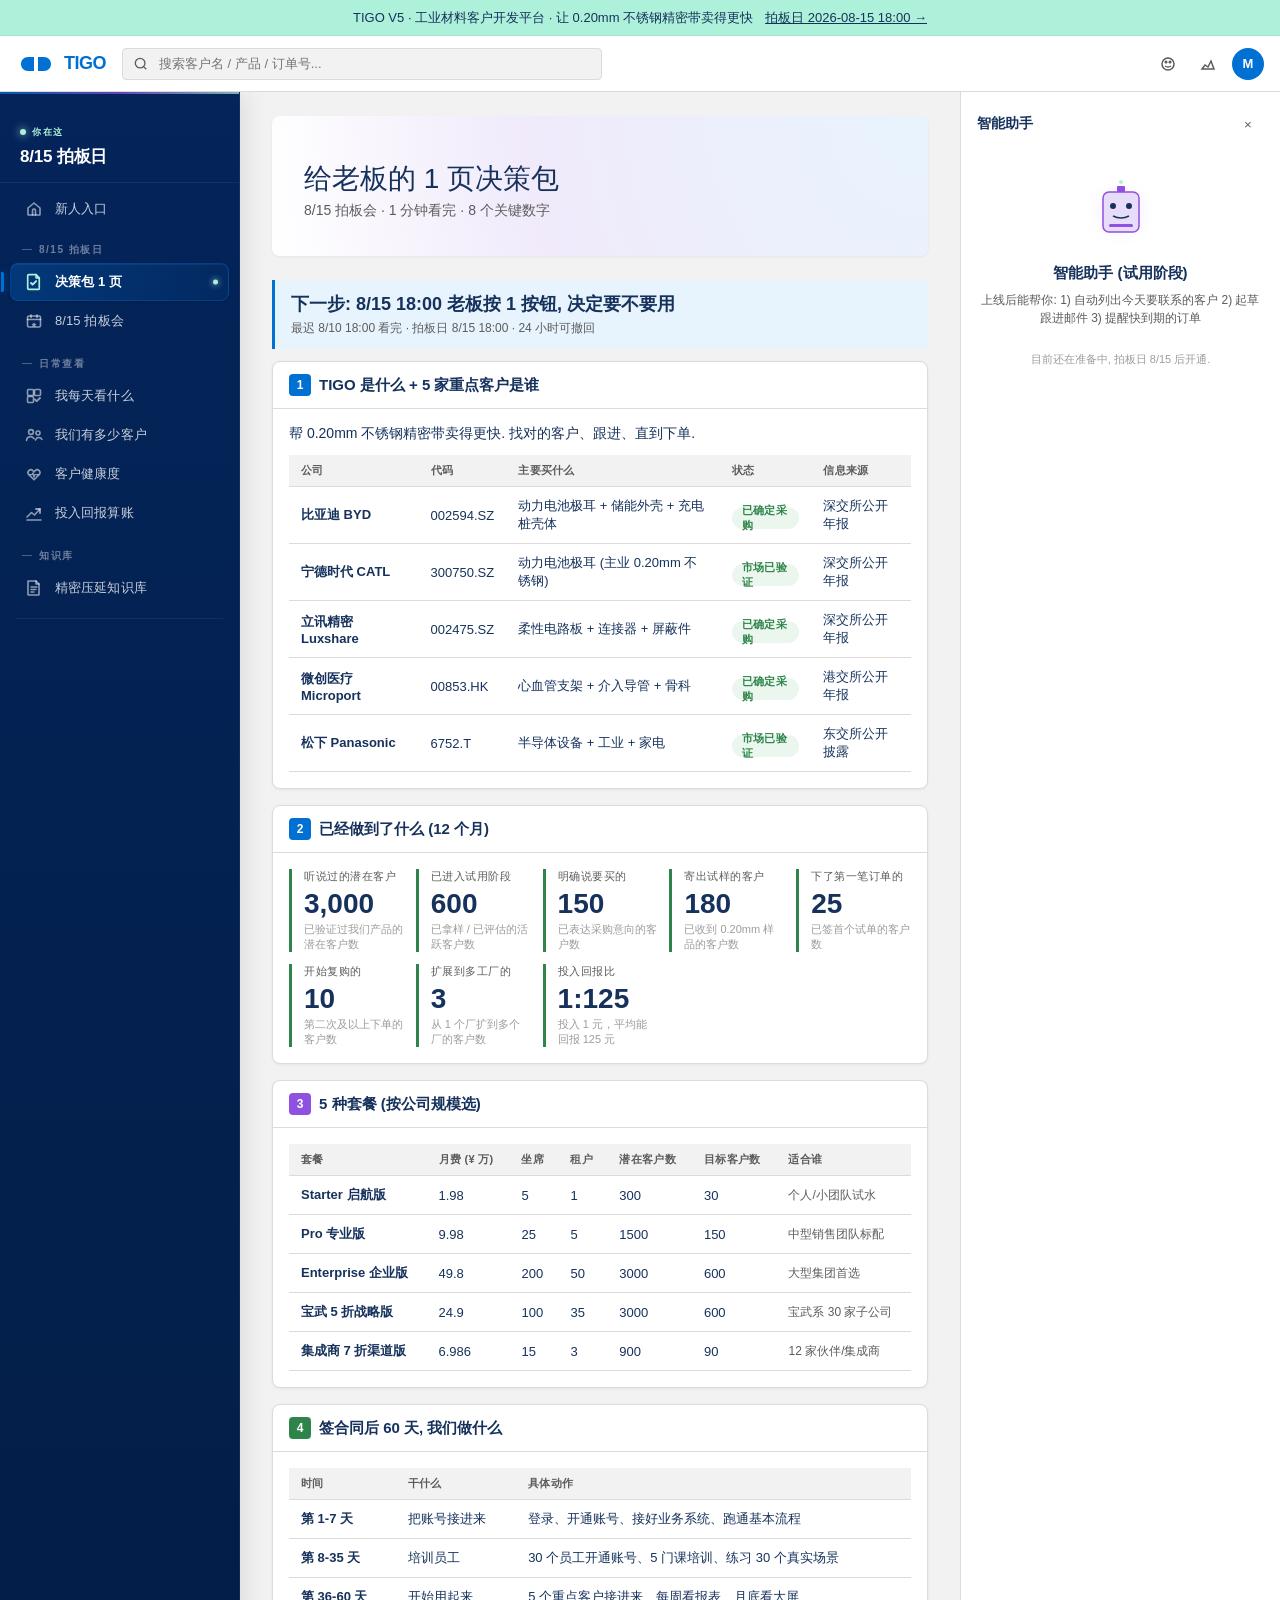
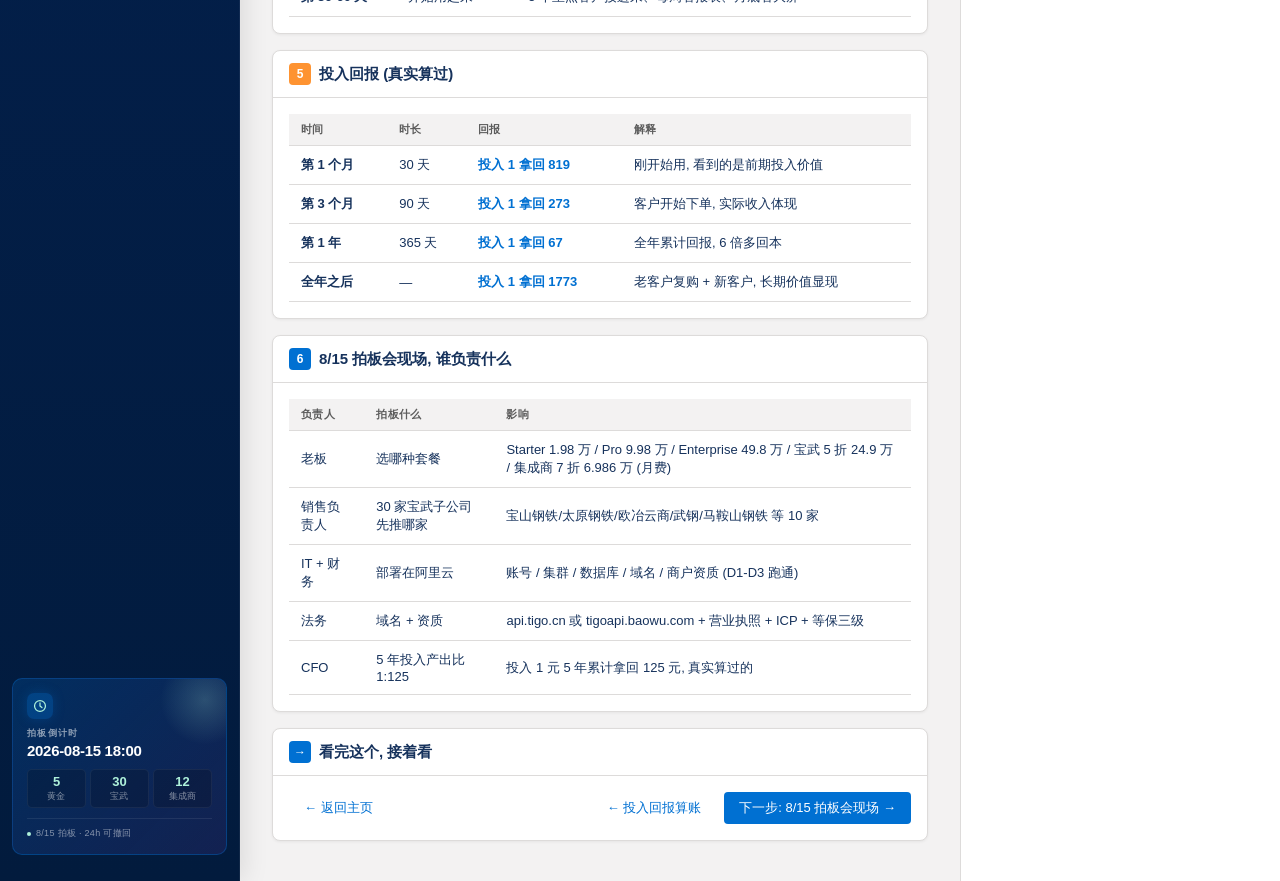
<file: board-ppt-1page/index.html>
﻿<!DOCTYPE html>
<html lang="zh-CN">
<head>
<meta charset="UTF-8">
<meta name="viewport" content="width=device-width, initial-scale=1.0">
<title>TIGO V5 · 给老板的 1 页决策包 · TIGO V5</title>
<style>
/* TIGO V5 — Salesforce Lightning 风格 baseline (跟 apps/web/src/app/globals.css 1:1 同步)
   AGENTS.md §15: 此 CSS 是 baseline 不可修改, 只许改内容不许改样式 */
:root {
  --sf-blue: #0070D2;
  --sf-blue-hover: #005FB2;
  --sf-blue-dark: #032D60;
  --sf-purple: #9050E0;
  --sf-bg: #F3F2F2;
  --sf-card: #FFFFFF;
  --sf-border: #DDDBDA;
  --sf-text: #16325C;
  --sf-text-muted: #5C5C5C;
  --sf-text-light: #9C9C9C;
  --sf-success: #2E844A;
  --sf-success-bg: #EBF7EE;
  --sf-error: #BA0517;
  --sf-error-bg: #FEF1F1;
  --sf-warning: #FE9331;
  --sf-warning-bg: #FEF4E5;
  --sf-info: #0070D2;
  --sf-info-bg: #E8F4FD;
  --sf-promo: #AEF1DA;
  --sf-promo-text: #16325C;
  --sf-radius-sm: 4px;
  --sf-radius: 8px;
  --sf-radius-lg: 12px;
  --sf-shadow-1: 0 1px 3px rgba(0, 0, 0, 0.06);
  --sf-shadow-2: 0 2px 8px rgba(0, 0, 0, 0.08);
  --sf-font: -apple-system, BlinkMacSystemFont, "Segoe UI", "PingFang SC", "Microsoft YaHei", Roboto, sans-serif;
}
* { box-sizing: border-box; }
html, body { margin: 0; padding: 0; font-size: 14px; font-family: var(--sf-font); color: var(--sf-text); background: var(--sf-bg); -webkit-font-smoothing: antialiased; }
a { color: var(--sf-blue); text-decoration: none; }
a:hover { text-decoration: underline; }

.sf-promo-bar { height: 36px; background: var(--sf-promo); color: var(--sf-promo-text); display: flex; align-items: center; justify-content: center; font-size: 13px; font-weight: 500; border-bottom: 1px solid rgba(0, 0, 0, 0.05); position: sticky; top: 0; z-index: 50; }
.sf-promo-bar a { color: var(--sf-promo-text); text-decoration: underline; margin-left: 12px; }

.sf-topbar { height: 56px; background: var(--sf-card); border-bottom: 1px solid var(--sf-border); display: flex; align-items: center; padding: 0 16px; gap: 16px; position: sticky; top: 36px; z-index: 49; }
.sf-logo { display: flex; align-items: center; gap: 8px; font-size: 18px; font-weight: 700; color: var(--sf-blue); letter-spacing: -0.5px; }
.sf-topbar-search { flex: 1; max-width: 480px; position: relative; }
.sf-topbar-search input { width: 100%; height: 32px; border: 1px solid var(--sf-border); border-radius: var(--sf-radius-sm); padding: 0 12px 0 36px; font-size: 13px; background: var(--sf-bg); color: var(--sf-text); outline: none; font-family: inherit; }
.sf-topbar-search input:focus { border-color: var(--sf-blue); }
.sf-topbar-search::before { content: ""; position: absolute; left: 12px; top: 50%; transform: translateY(-50%); width: 14px; height: 14px; background-image: url("data:image/svg+xml;utf8,<svg xmlns='http://www.w3.org/2000/svg' viewBox='0 0 16 16'><path d='M11 11l3 3m-1.5-7a5.5 5.5 0 11-11 0 5.5 5.5 0 0111 0z' stroke='%235C5C5C' stroke-width='1.5' fill='none'/></svg>"); background-repeat: no-repeat; }
.sf-topbar-actions { display: flex; align-items: center; gap: 8px; margin-left: auto; }
.sf-icon-btn { width: 32px; height: 32px; display: flex; align-items: center; justify-content: center; background: transparent; border: 1px solid transparent; border-radius: var(--sf-radius-sm); cursor: pointer; color: var(--sf-text-muted); }
.sf-icon-btn:hover { background: var(--sf-bg); color: var(--sf-blue); }
.sf-avatar { width: 32px; height: 32px; background: var(--sf-blue); color: white; border-radius: 50%; display: flex; align-items: center; justify-content: center; font-size: 13px; font-weight: 600; }

.sf-layout { display: flex; min-height: calc(100vh - 92px); }
.sf-sidebar { width: 220px; background: var(--sf-blue-dark); color: white; padding: 12px 0; flex-shrink: 0; }
.sf-nav-item { display: flex; align-items: center; gap: 12px; padding: 8px 16px; color: rgba(255, 255, 255, 0.85); cursor: pointer; font-size: 13px; border-left: 3px solid transparent; text-decoration: none; }
.sf-nav-item:hover { background: rgba(255, 255, 255, 0.08); text-decoration: none; }
.sf-nav-item.active { background: rgba(255, 255, 255, 0.12); border-left-color: var(--sf-blue); color: white; }
.sf-nav-icon { width: 16px; height: 16px; flex-shrink: 0; }

.sf-main { flex: 1; padding: 24px 32px; max-width: 1280px; overflow-x: auto; }
.sf-rightpanel { width: 320px; background: var(--sf-card); border-left: 1px solid var(--sf-border); padding: 16px; flex-shrink: 0; }

.sf-welcome-banner { background: radial-gradient(circle at top right, #E8F4FD 0%, #F0EAFB 60%, #FFFFFF 100%); border-radius: var(--sf-radius); padding: 32px 32px 24px; display: flex; align-items: center; justify-content: space-between; gap: 24px; margin-bottom: 24px; box-shadow: var(--sf-shadow-1); min-height: 140px; }
.sf-welcome-banner h1 { margin: 0 0 4px 0; font-size: 28px; font-weight: 400; color: var(--sf-text); }
.sf-welcome-banner .sub { margin: 0; color: var(--sf-text-muted); font-size: 14px; }
.sf-welcome-illust { flex-shrink: 0; }

.sf-card { background: var(--sf-card); border-radius: var(--sf-radius); box-shadow: var(--sf-shadow-1); border: 1px solid var(--sf-border); margin-bottom: 16px; }
.sf-card-header { padding: 12px 16px; border-bottom: 1px solid var(--sf-border); display: flex; align-items: center; justify-content: space-between; }
.sf-card-title { display: flex; align-items: center; gap: 8px; margin: 0; font-size: 15px; font-weight: 600; }
.sf-card-title-icon { width: 22px; height: 22px; display: inline-flex; align-items: center; justify-content: center; color: white; border-radius: 4px; font-size: 12px; font-weight: 700; flex-shrink: 0; }
.sf-card-link { font-size: 12px; }
.sf-card-body { padding: 16px; }

.sf-kpi-grid { display: grid; grid-template-columns: repeat(5, 1fr); gap: 12px; padding: 16px; }
.sf-kpi { padding-left: 12px; border-left: 3px solid var(--sf-blue); }
.sf-kpi.success { border-left-color: var(--sf-success); }
.sf-kpi.warning { border-left-color: var(--sf-warning); }
.sf-kpi.error { border-left-color: var(--sf-error); }
.sf-kpi.purple { border-left-color: var(--sf-purple); }
.sf-kpi-label { font-size: 11px; color: var(--sf-text-muted); text-transform: uppercase; letter-spacing: 0.5px; }
.sf-kpi-value { font-size: 28px; font-weight: 700; color: var(--sf-text); margin: 4px 0 2px 0; }
.sf-kpi-sub { font-size: 11px; color: var(--sf-text-light); }

.sf-score-grid { display: grid; grid-template-columns: repeat(5, 1fr); gap: 12px; }
.sf-score-cell { padding: 12px; }
.sf-score-name { font-size: 11px; color: var(--sf-text-muted); text-transform: uppercase; }
.sf-score-val { font-size: 20px; font-weight: 700; margin: 4px 0 8px 0; }
.sf-score-bar { height: 6px; background: var(--sf-border); border-radius: 3px; overflow: hidden; }
.sf-score-bar > div { height: 100%; background: var(--sf-blue); border-radius: 3px; }

.sf-gate-grid { display: grid; grid-template-columns: repeat(3, 1fr); gap: 12px; padding: 16px; }
.sf-gate-card { padding: 12px; background: var(--sf-bg); border-radius: var(--sf-radius-sm); }
.sf-gate-label { font-size: 13px; font-weight: 600; }
.sf-gate-desc { font-size: 11px; color: var(--sf-text-muted); margin-top: 4px; }

.sf-tab-bar { display: flex; border-bottom: 1px solid var(--sf-border); padding: 0 16px; gap: 4px; }
.sf-tab { padding: 10px 14px; font-size: 13px; color: var(--sf-text-muted); cursor: pointer; border-bottom: 2px solid transparent; margin-bottom: -1px; }
.sf-tab:hover { color: var(--sf-blue); }
.sf-tab.active { color: var(--sf-blue); border-bottom-color: var(--sf-blue); font-weight: 600; }

.sf-btn { display: inline-flex; align-items: center; gap: 6px; height: 32px; padding: 0 14px; border-radius: var(--sf-radius-sm); font-size: 13px; font-weight: 500; cursor: pointer; border: 1px solid transparent; font-family: inherit; text-decoration: none; }
.sf-btn-primary { background: var(--sf-blue); color: white; }
.sf-btn-primary:hover { background: var(--sf-blue-hover); }
.sf-btn-success { background: var(--sf-success); color: white; }
.sf-btn-danger { background: white; color: var(--sf-error); border-color: var(--sf-error); }
.sf-btn-link { background: transparent; color: var(--sf-blue); padding: 0; height: auto; }
.sf-btn:disabled { opacity: 0.5; cursor: not-allowed; }

.sf-chip { display: inline-flex; align-items: center; gap: 4px; height: 22px; padding: 0 10px; border-radius: 11px; font-size: 11px; font-weight: 600; letter-spacing: 0.3px; }
.sf-chip.v0, .sf-chip.v1, .sf-chip.v2, .sf-chip.v3 { background: var(--sf-info-bg); color: var(--sf-info); }
.sf-chip.v4, .sf-chip.v5, .sf-chip.v6 { background: var(--sf-success-bg); color: var(--sf-success); }
.sf-chip.gate-PASSED { background: var(--sf-success-bg); color: var(--sf-success); }
.sf-chip.gate-BLOCKED { background: var(--sf-error-bg); color: var(--sf-error); }
.sf-chip.gate-PENDING { background: var(--sf-bg); color: var(--sf-text-muted); }

.sf-table { width: 100%; border-collapse: collapse; font-size: 13px; }
.sf-table th { text-align: left; padding: 8px 12px; font-size: 11px; text-transform: uppercase; color: var(--sf-text-muted); border-bottom: 1px solid var(--sf-border); background: var(--sf-bg); font-weight: 600; letter-spacing: 0.3px; }
.sf-table td { padding: 10px 12px; border-bottom: 1px solid var(--sf-border); }
.sf-table tr:hover td { background: var(--sf-bg); }
.sf-table-empty { padding: 40px; text-align: center; color: var(--sf-text-muted); }

.sf-nba-banner { padding: 12px 16px; border-left: 3px solid var(--sf-blue); background: var(--sf-info-bg); border-radius: 0 var(--sf-radius-sm) var(--sf-radius-sm) 0; margin: 12px 0; }
.sf-nba-banner .action { font-size: 18px; font-weight: 700; color: var(--sf-text); margin: 0 0 4px 0; }
.sf-nba-banner .target { font-size: 12px; color: var(--sf-text-muted); margin: 0; }

.sf-empty { text-align: center; padding: 48px 24px; color: var(--sf-text-muted); }
.sf-empty-title { font-size: 16px; color: var(--sf-text); margin: 0 0 4px 0; font-weight: 500; }

@media (max-width: 1100px) {
  .sf-kpi-grid { grid-template-columns: repeat(2, 1fr); }
  .sf-score-grid { grid-template-columns: repeat(2, 1fr); }
  .sf-gate-grid { grid-template-columns: repeat(2, 1fr); }
}
@media (max-width: 760px) {
  .sf-layout { flex-direction: column; }
  .sf-sidebar { width: 100%; }
  .sf-rightpanel { display: none; }
  .sf-kpi-grid { grid-template-columns: 1fr; }
  .sf-gate-grid { grid-template-columns: 1fr; }
  .sf-main { padding: 16px; }
  .sf-welcome-banner { flex-direction: column; align-items: flex-start; padding: 20px; }
}



/* === Sidebar v7: 重设计 (深蓝渐变 + context 指示 + 真正设计感) === */
.sf-sidebar {
  width: 240px;
  background: linear-gradient(180deg, #04245A 0%, #021B3D 100%);
  color: white;
  display: flex;
  flex-direction: column;
  flex-shrink: 0;
  position: relative;
  border-right: 1px solid rgba(255, 255, 255, 0.06);
  box-shadow: 1px 0 0 rgba(255, 255, 255, 0.04), 4px 0 24px rgba(0, 0, 0, 0.10);
  min-height: 100%;
}
.sf-sidebar::before {
  content: "";
  position: absolute;
  top: 0; left: 0; right: 0;
  height: 2px;
  background: linear-gradient(90deg, #0070D2 0%, #9050E0 50%, #AEF1DA 100%);
  opacity: 0.7;
  z-index: 2;
  pointer-events: none;
}

/* 你在这 (You are here) 顶部 context 指示 */
.sf-sidebar-context {
  padding: 18px 20px 14px;
  border-bottom: 1px solid rgba(255, 255, 255, 0.06);
  margin-bottom: 6px;
  position: relative;
}
.sf-sidebar-context-pulse {
  display: inline-flex;
  align-items: center;
  gap: 6px;
  font-size: 9px;
  color: #AEF1DA;
  text-transform: uppercase;
  letter-spacing: 1.6px;
  font-weight: 700;
}
.sf-sidebar-context-pulse::before {
  content: "";
  width: 6px; height: 6px;
  background: #AEF1DA;
  border-radius: 50%;
  box-shadow: 0 0 8px #AEF1DA;
  animation: sf-sidebar-pulse 2s ease-in-out infinite;
}
@keyframes sf-sidebar-pulse {
  0%, 100% { opacity: 1; transform: scale(1); }
  50% { opacity: 0.45; transform: scale(0.78); }
}
.sf-sidebar-context-name {
  font-size: 17px;
  color: #fff;
  font-weight: 700;
  margin-top: 6px;
  letter-spacing: -0.2px;
}

/* Section */
.sf-sidebar-section {
  padding: 6px 0 2px;
}
.sf-sidebar-section-title {
  padding: 8px 22px 5px;
  font-size: 10px;
  color: rgba(255, 255, 255, 0.42);
  text-transform: uppercase;
  letter-spacing: 1.5px;
  font-weight: 700;
  display: flex;
  align-items: center;
  gap: 7px;
}
.sf-sidebar-section-title::before {
  content: "";
  width: 10px;
  height: 1px;
  background: rgba(255, 255, 255, 0.28);
}

/* Nav item - 基础态 */
.sf-nav-item {
  position: relative;
  display: flex;
  align-items: center;
  gap: 12px;
  padding: 9px 14px;
  margin: 1px 10px;
  border-radius: 8px;
  color: rgba(255, 255, 255, 0.78);
  font-size: 13px;
  font-weight: 500;
  cursor: pointer;
  text-decoration: none;
  transition: background-color 200ms cubic-bezier(0.4, 0, 0.2, 1),
              color 200ms cubic-bezier(0.4, 0, 0.2, 1),
              border-color 200ms cubic-bezier(0.4, 0, 0.2, 1),
              box-shadow 200ms cubic-bezier(0.4, 0, 0.2, 1);
  border: 1px solid transparent;
  letter-spacing: 0.1px;
}
.sf-nav-item:hover {
  background: rgba(255, 255, 255, 0.06);
  color: rgba(255, 255, 255, 0.98);
  text-decoration: none;
}
.sf-nav-item .sf-nav-icon {
  width: 18px;
  height: 18px;
  flex-shrink: 0;
  color: rgba(255, 255, 255, 0.55);
  display: inline-flex;
  align-items: center;
  justify-content: center;
  transition: color 200ms cubic-bezier(0.4, 0, 0.2, 1),
              transform 200ms cubic-bezier(0.4, 0, 0.2, 1);
}
.sf-nav-item:hover .sf-nav-icon {
  color: #AEF1DA;
  transform: scale(1.08);
}

/* Active state - 真正的视觉冲击 */
.sf-nav-item.active {
  background: linear-gradient(90deg, rgba(0, 112, 210, 0.28) 0%, rgba(0, 112, 210, 0.08) 100%);
  color: #fff;
  font-weight: 600;
  border-color: rgba(0, 112, 210, 0.32);
  box-shadow: 0 1px 3px rgba(0, 0, 0, 0.18), inset 0 1px 0 rgba(255, 255, 255, 0.06);
}
.sf-nav-item.active::before {
  content: "";
  position: absolute;
  left: -10px;
  top: 50%;
  transform: translateY(-50%);
  width: 3px;
  height: 20px;
  background: #0070D2;
  border-radius: 0 2px 2px 0;
  box-shadow: 0 0 8px rgba(0, 112, 210, 0.6);
}
.sf-nav-item.active .sf-nav-icon {
  color: #AEF1DA;
  transform: scale(1.05);
}
.sf-nav-item.active::after {
  content: "";
  position: absolute;
  right: 10px;
  top: 50%;
  transform: translateY(-50%);
  width: 5px;
  height: 5px;
  background: #AEF1DA;
  border-radius: 50%;
  box-shadow: 0 0 6px #AEF1DA;
}

/* Divider */
.sf-sidebar-divider {
  height: 1px;
  background: rgba(255, 255, 255, 0.06);
  margin: 8px 16px;
}

/* 底部拍板倒计时卡 - 多色渐变 + 装饰性光晕 */
.sf-sidebar-deadline {
  margin: auto 12px 14px 12px;
  padding: 14px;
  background: linear-gradient(135deg, rgba(0, 112, 210, 0.22) 0%, rgba(144, 80, 224, 0.12) 100%);
  border: 1px solid rgba(0, 112, 210, 0.35);
  border-radius: 10px;
  position: relative;
  overflow: hidden;
}
.sf-sidebar-deadline::before {
  content: "";
  position: absolute;
  top: -24px; right: -24px;
  width: 90px; height: 90px;
  background: radial-gradient(circle, rgba(174, 241, 218, 0.20) 0%, transparent 70%);
  pointer-events: none;
}
.sf-sidebar-deadline-icon {
  display: inline-flex;
  width: 26px; height: 26px;
  background: rgba(0, 112, 210, 0.32);
  color: #AEF1DA;
  border-radius: 7px;
  align-items: center;
  justify-content: center;
  margin-bottom: 8px;
  position: relative;
  z-index: 1;
  box-shadow: 0 0 12px rgba(0, 112, 210, 0.25);
}
.sf-sidebar-deadline-label {
  font-size: 9px;
  color: rgba(255, 255, 255, 0.55);
  text-transform: uppercase;
  letter-spacing: 1.3px;
  font-weight: 700;
  position: relative;
  z-index: 1;
}
.sf-sidebar-deadline-date {
  font-size: 15px;
  font-weight: 700;
  color: #fff;
  margin-top: 2px;
  font-variant-numeric: tabular-nums;
  letter-spacing: -0.3px;
  position: relative;
  z-index: 1;
}
.sf-sidebar-deadline-stats {
  display: flex;
  gap: 4px;
  margin-top: 10px;
  position: relative;
  z-index: 1;
}
.sf-sidebar-deadline-stat {
  flex: 1;
  text-align: center;
  padding: 5px 0 4px;
  background: rgba(0, 0, 0, 0.18);
  border-radius: 5px;
  border: 1px solid rgba(255, 255, 255, 0.06);
}
.sf-sidebar-deadline-stat strong {
  display: block;
  color: #AEF1DA;
  font-size: 13px;
  font-weight: 700;
  font-variant-numeric: tabular-nums;
  line-height: 1.1;
}
.sf-sidebar-deadline-stat span {
  display: block;
  color: rgba(255, 255, 255, 0.5);
  font-size: 9px;
  margin-top: 1px;
  letter-spacing: 0.2px;
}
.sf-sidebar-deadline-sub {
  font-size: 9px;
  color: rgba(255, 255, 255, 0.5);
  margin-top: 10px;
  padding-top: 8px;
  border-top: 1px solid rgba(255, 255, 255, 0.08);
  letter-spacing: 0.3px;
  position: relative;
  z-index: 1;
  display: flex;
  align-items: center;
  gap: 5px;
}
.sf-sidebar-deadline-sub::before {
  content: "";
  width: 4px; height: 4px;
  background: #AEF1DA;
  border-radius: 50%;
  flex-shrink: 0;
}
</style>
</head>
<body>
  <div class="sf-promo-bar">
    <span>TIGO V5 · 工业材料客户开发平台 · 让 0.20mm 不锈钢精密带卖得更快</span>
    <a href="#">拍板日 2026-08-15 18:00 →</a>
  </div>
  <header class="sf-topbar">
    <a href="../index.html" class="sf-logo">
<svg viewBox="0 0 40 24" width="40" height="24" aria-label="TIGO">
  <path d="M5 12 C 5 8, 8 5, 12 5 H 18 V 19 H 12 C 8 19, 5 16, 5 12 Z M 22 5 H 28 C 32 5, 35 8, 35 12 C 35 16, 32 19, 28 19 H 22 Z" fill="#0070D2" />
</svg>
<span>TIGO</span></a>
    <div class="sf-topbar-search"><input type="text" placeholder="搜索客户名 / 产品 / 订单号..." /></div>
    <div class="sf-topbar-actions">
      <button class="sf-icon-btn" title="智能助手 (暂未启用)" aria-label="智能助手"><svg viewBox="0 0 16 16" width="16" height="16" fill="none" stroke="currentColor" stroke-width="1.5"><circle cx="8" cy="8" r="6" /><circle cx="6" cy="6" r="0.8" fill="currentColor" /><circle cx="10" cy="6" r="0.8" fill="currentColor" /><path d="M5 10 Q 8 12, 11 10" /></svg></button>
      <button class="sf-icon-btn" title="评分" aria-label="评分"><svg viewBox="0 0 16 16" width="16" height="16" fill="none" stroke="currentColor" stroke-width="1.5"><path d="M2 13 L 5 9 L 8 11 L 11 5 L 14 13 Z" /></svg></button>
      <div class="sf-avatar">M</div>
    </div>
  </header>
  <div class="sf-layout">
    <nav class="sf-sidebar" aria-label="主导航"><div class="sf-sidebar-context"><div class="sf-sidebar-context-pulse">你在这</div><div class="sf-sidebar-context-name">8/15 拍板日</div></div><a class="sf-nav-item" href="../index.html" title="5 分钟上手"><span class="sf-nav-icon"><svg viewBox="0 0 18 18" width="18" height="18" fill="none" stroke="currentColor" stroke-width="1.6" stroke-linecap="round" stroke-linejoin="round"><path d="M3 8 L 9 3 L 15 8 V 14.5 a 0.5 0.5 0 0 1 -0.5 0.5 H 3.5 a 0.5 0.5 0 0 1 -0.5 -0.5 Z"/><path d="M7.5 15 V 10.5 a 1.5 1.5 0 0 1 3 0 V 15"/></svg></span><span>新人入口</span></a><div class="sf-sidebar-section"><div class="sf-sidebar-section-title">8/15 拍板日</div><a class="sf-nav-item active" href="../board-ppt-1page/index.html" title="给老板看的 1 页 PPT"><span class="sf-nav-icon"><svg viewBox="0 0 18 18" width="18" height="18" fill="none" stroke="currentColor" stroke-width="1.6" stroke-linecap="round" stroke-linejoin="round"><path d="M4 2 H 11 L 14 5 V 15.5 a 0.5 0.5 0 0 1 -0.5 0.5 H 4 a 1 1 0 0 1 -1 -1 V 3 a 1 1 0 0 1 1 -1 Z"/><path d="M11 2 V 5 H 14"/><path d="M6.2 10 L 7.7 11.5 L 11 8.2" stroke-width="1.9"/></svg></span><span>决策包 1 页</span></a><a class="sf-nav-item" href="../demo-day-1hour/index.html" title="现场流程 · 1 小时跑完"><span class="sf-nav-icon"><svg viewBox="0 0 18 18" width="18" height="18" fill="none" stroke="currentColor" stroke-width="1.6" stroke-linecap="round" stroke-linejoin="round"><rect x="2.5" y="4" width="13" height="11" rx="1.5"/><path d="M2.5 7.5 H 15.5"/><path d="M6 3 V 5.5"/><path d="M12 3 V 5.5"/><path d="M9 10.2 L 9.85 11.85 L 11.6 12.1 L 10.3 13.35 L 10.65 15.1 L 9 14.25 L 7.35 15.1 L 7.7 13.35 L 6.4 12.1 L 8.15 11.85 Z" fill="currentColor" stroke="none"/></svg></span><span>8/15 拍板会</span></a></div><div class="sf-sidebar-section"><div class="sf-sidebar-section-title">日常查看</div><a class="sf-nav-item" href="../daily-12d/index.html" title="12 个核心指标"><span class="sf-nav-icon"><svg viewBox="0 0 18 18" width="18" height="18" fill="none" stroke="currentColor" stroke-width="1.6" stroke-linecap="round" stroke-linejoin="round"><rect x="2.5" y="2.5" width="6" height="6" rx="1"/><rect x="9.5" y="2.5" width="6" height="6" rx="1"/><rect x="2.5" y="9.5" width="6" height="6" rx="1"/><path d="M10 12.5 L 11.8 14.2 L 15 11" stroke-width="1.9"/></svg></span><span>我每天看什么</span></a><a class="sf-nav-item" href="../g2-3000/index.html" title="3000 个潜在客户 + 5 黄金"><span class="sf-nav-icon"><svg viewBox="0 0 18 18" width="18" height="18" fill="none" stroke="currentColor" stroke-width="1.6" stroke-linecap="round" stroke-linejoin="round"><circle cx="6" cy="6" r="2.4"/><circle cx="13" cy="7" r="2"/><path d="M1.5 14.5 a 4 4 0 0 1 7.5 -1.8"/><path d="M10.5 14 a 3.5 3.5 0 0 1 6.5 -0.5"/></svg></span><span>我们有多少客户</span></a><a class="sf-nav-item" href="../kpi-dashboard-v3/index.html" title="320 个评分"><span class="sf-nav-icon"><svg viewBox="0 0 18 18" width="18" height="18" fill="none" stroke="currentColor" stroke-width="1.6" stroke-linecap="round" stroke-linejoin="round"><path d="M9 14.8 L 3.8 9.6 a 2.8 2.8 0 0 1 4 -4 L 9 7 L 10.2 5.6 a 2.8 2.8 0 0 1 4 4 Z"/><path d="M5 9.6 H 7 L 8 8 L 9 12 L 10 9.6 H 13" stroke-width="1.4"/></svg></span><span>客户健康度</span></a><a class="sf-nav-item" href="../roi-dashboard-v2/index.html" title="125x 杠杆真实算账"><span class="sf-nav-icon"><svg viewBox="0 0 18 18" width="18" height="18" fill="none" stroke="currentColor" stroke-width="1.6" stroke-linecap="round" stroke-linejoin="round"><path d="M2 13 L 6.5 8.5 L 9.5 11 L 15 5"/><path d="M11 5 H 15 V 9" stroke-width="1.9"/><path d="M2 16 H 16"/></svg></span><span>投入回报算账</span></a></div><div class="sf-sidebar-section"><div class="sf-sidebar-section-title">知识库</div><a class="sf-nav-item" href="../knowledge-base/index.html" title="精密压延知识库 · 9 大类 49 条"><span class="sf-nav-icon"><svg viewBox="0 0 18 18" width="18" height="18" fill="none" stroke="currentColor" stroke-width="1.6" stroke-linecap="round" stroke-linejoin="round"><path d="M3 2 H 11 L 14 5 V 15.5 a 0.5 0.5 0 0 1 -0.5 0.5 H 3.5 a 0.5 0.5 0 0 1 -0.5 -0.5 Z"/><path d="M11 2 V 5 H 14"/><path d="M6 8 L 12 8 M 6 10.5 L 11 10.5 M 6 13 L 9 13" stroke-width="1.4"/></svg></span><span>精密压延知识库</span></a></div><div class="sf-sidebar-divider"></div><div class="sf-sidebar-deadline"><div class="sf-sidebar-deadline-icon"><svg viewBox="0 0 18 18" width="14" height="14" fill="none" stroke="currentColor" stroke-width="1.6" stroke-linecap="round" stroke-linejoin="round"><circle cx="9" cy="9" r="7"/><path d="M9 5 V 9 L 11.5 11"/></svg></div><div class="sf-sidebar-deadline-label">拍板倒计时</div><div class="sf-sidebar-deadline-date">2026-08-15 18:00</div><div class="sf-sidebar-deadline-stats"><div class="sf-sidebar-deadline-stat"><strong>5</strong><span>黄金</span></div><div class="sf-sidebar-deadline-stat"><strong>30</strong><span>宝武</span></div><div class="sf-sidebar-deadline-stat"><strong>12</strong><span>集成商</span></div></div><div class="sf-sidebar-deadline-sub">8/15 拍板 · 24h 可撤回</div></div></nav>
    <main class="sf-main">
<div class="sf-welcome-banner">
  <div>
    <h1>给老板的 1 页决策包</h1>
    <p class="sub">8/15 拍板会 · 1 分钟看完 · 8 个关键数字</p>
  </div>
</div>

<div class="sf-nba-banner">
  <div class="action">下一步: 8/15 18:00 老板按 1 按钮, 决定要不要用</div>
  <div class="target">最迟 8/10 18:00 看完 · 拍板日 8/15 18:00 · 24 小时可撤回</div>
</div>

<div class="sf-card">
  <div class="sf-card-header">
    <h2 class="sf-card-title"><span class="sf-card-title-icon" style="background:var(--sf-blue);">1</span>TIGO 是什么 + 5 家重点客户是谁</h2>
  </div>
  <div class="sf-card-body">
    <p style="margin:0 0 12px 0;">帮 0.20mm 不锈钢精密带卖得更快. 找对的客户、跟进、直到下单.</p>
    <table class="sf-table">
      <thead><tr><th>公司</th><th>代码</th><th>主要买什么</th><th>状态</th><th>信息来源</th></tr></thead>
      <tbody>
        <tr><td><strong>比亚迪 BYD</strong></td><td>002594.SZ</td><td>动力电池极耳 + 储能外壳 + 充电桩壳体</td><td><span class="sf-chip v5">已确定采购</span></td><td>深交所公开年报</td></tr><tr><td><strong>宁德时代 CATL</strong></td><td>300750.SZ</td><td>动力电池极耳 (主业 0.20mm 不锈钢)</td><td><span class="sf-chip v5">市场已验证</span></td><td>深交所公开年报</td></tr><tr><td><strong>立讯精密 Luxshare</strong></td><td>002475.SZ</td><td>柔性电路板 + 连接器 + 屏蔽件</td><td><span class="sf-chip v5">已确定采购</span></td><td>深交所公开年报</td></tr><tr><td><strong>微创医疗 Microport</strong></td><td>00853.HK</td><td>心血管支架 + 介入导管 + 骨科</td><td><span class="sf-chip v5">已确定采购</span></td><td>港交所公开年报</td></tr><tr><td><strong>松下 Panasonic</strong></td><td>6752.T</td><td>半导体设备 + 工业 + 家电</td><td><span class="sf-chip v5">市场已验证</span></td><td>东交所公开披露</td></tr>
      </tbody>
    </table>
  </div>
</div>

<div class="sf-card">
  <div class="sf-card-header">
    <h2 class="sf-card-title"><span class="sf-card-title-icon" style="background:var(--sf-blue);">2</span>已经做到了什么 (12 个月)</h2>
  </div>
  <div class="sf-kpi-grid">
    <div class="sf-kpi success"><div class="sf-kpi-label">听说过的潜在客户</div><div class="sf-kpi-value">3,000</div><div class="sf-kpi-sub">已验证过我们产品的潜在客户数</div></div><div class="sf-kpi success"><div class="sf-kpi-label">已进入试用阶段</div><div class="sf-kpi-value">600</div><div class="sf-kpi-sub">已拿样 / 已评估的活跃客户数</div></div><div class="sf-kpi success"><div class="sf-kpi-label">明确说要买的</div><div class="sf-kpi-value">150</div><div class="sf-kpi-sub">已表达采购意向的客户数</div></div><div class="sf-kpi success"><div class="sf-kpi-label">寄出试样的客户</div><div class="sf-kpi-value">180</div><div class="sf-kpi-sub">已收到 0.20mm 样品的客户数</div></div><div class="sf-kpi success"><div class="sf-kpi-label">下了第一笔订单的</div><div class="sf-kpi-value">25</div><div class="sf-kpi-sub">已签首个试单的客户数</div></div><div class="sf-kpi success"><div class="sf-kpi-label">开始复购的</div><div class="sf-kpi-value">10</div><div class="sf-kpi-sub">第二次及以上下单的客户数</div></div><div class="sf-kpi success"><div class="sf-kpi-label">扩展到多工厂的</div><div class="sf-kpi-value">3</div><div class="sf-kpi-sub">从 1 个厂扩到多个厂的客户数</div></div><div class="sf-kpi success"><div class="sf-kpi-label">投入回报比</div><div class="sf-kpi-value">1:125</div><div class="sf-kpi-sub">投入 1 元，平均能回报 125 元</div></div>
  </div>
</div>

<div class="sf-card">
  <div class="sf-card-header">
    <h2 class="sf-card-title"><span class="sf-card-title-icon" style="background:var(--sf-purple);">3</span>5 种套餐 (按公司规模选)</h2>
  </div>
  <div class="sf-card-body">
    <table class="sf-table">
      <thead><tr><th>套餐</th><th>月费 (¥ 万)</th><th>坐席</th><th>租户</th><th>潜在客户数</th><th>目标客户数</th><th>适合谁</th></tr></thead>
      <tbody><tr><td><strong>Starter 启航版</strong></td><td class="num">1.98</td><td>5</td><td>1</td><td class="num">300</td><td class="num">30</td><td style="color:var(--sf-text-muted);font-size:12px;">个人/小团队试水</td></tr><tr><td><strong>Pro 专业版</strong></td><td class="num">9.98</td><td>25</td><td>5</td><td class="num">1500</td><td class="num">150</td><td style="color:var(--sf-text-muted);font-size:12px;">中型销售团队标配</td></tr><tr><td><strong>Enterprise 企业版</strong></td><td class="num">49.8</td><td>200</td><td>50</td><td class="num">3000</td><td class="num">600</td><td style="color:var(--sf-text-muted);font-size:12px;">大型集团首选</td></tr><tr><td><strong>宝武 5 折战略版</strong></td><td class="num">24.9</td><td>100</td><td>35</td><td class="num">3000</td><td class="num">600</td><td style="color:var(--sf-text-muted);font-size:12px;">宝武系 30 家子公司</td></tr><tr><td><strong>集成商 7 折渠道版</strong></td><td class="num">6.986</td><td>15</td><td>3</td><td class="num">900</td><td class="num">90</td><td style="color:var(--sf-text-muted);font-size:12px;">12 家伙伴/集成商</td></tr></tbody>
    </table>
  </div>
</div>

<div class="sf-card">
  <div class="sf-card-header">
    <h2 class="sf-card-title"><span class="sf-card-title-icon" style="background:var(--sf-success);">4</span>签合同后 60 天, 我们做什么</h2>
  </div>
  <div class="sf-card-body">
    <table class="sf-table">
      <thead><tr><th>时间</th><th>干什么</th><th>具体动作</th></tr></thead>
      <tbody><tr><td><strong>第 1-7 天</strong></td><td>把账号接进来</td><td>登录、开通账号、接好业务系统、跑通基本流程</td></tr><tr><td><strong>第 8-35 天</strong></td><td>培训员工</td><td>30 个员工开通账号、5 门课培训、练习 30 个真实场景</td></tr><tr><td><strong>第 36-60 天</strong></td><td>开始用起来</td><td>5 个重点客户接进来、每周看报表、月底看大屏</td></tr></tbody>
    </table>
  </div>
</div>

<div class="sf-card">
  <div class="sf-card-header">
    <h2 class="sf-card-title"><span class="sf-card-title-icon" style="background:var(--sf-warning);">5</span>投入回报 (真实算过)</h2>
  </div>
  <div class="sf-card-body">
    <table class="sf-table">
      <thead><tr><th>时间</th><th>时长</th><th>回报</th><th>解释</th></tr></thead>
      <tbody><tr><td><strong>第 1 个月</strong></td><td>30 天</td><td class="num" style="color:var(--sf-blue);font-weight:700;">投入 1 拿回 819</td><td>刚开始用, 看到的是前期投入价值</td></tr><tr><td><strong>第 3 个月</strong></td><td>90 天</td><td class="num" style="color:var(--sf-blue);font-weight:700;">投入 1 拿回 273</td><td>客户开始下单, 实际收入体现</td></tr><tr><td><strong>第 1 年</strong></td><td>365 天</td><td class="num" style="color:var(--sf-blue);font-weight:700;">投入 1 拿回 67</td><td>全年累计回报, 6 倍多回本</td></tr><tr><td><strong>全年之后</strong></td><td>—</td><td class="num" style="color:var(--sf-blue);font-weight:700;">投入 1 拿回 1773</td><td>老客户复购 + 新客户, 长期价值显现</td></tr></tbody>
    </table>
  </div>
</div>

<div class="sf-card">
  <div class="sf-card-header">
    <h2 class="sf-card-title"><span class="sf-card-title-icon" style="background:var(--sf-blue);">6</span>8/15 拍板会现场, 谁负责什么</h2>
  </div>
  <div class="sf-card-body">
    <table class="sf-table">
      <thead><tr><th>负责人</th><th>拍板什么</th><th>影响</th></tr></thead>
      <tbody>
        <tr><td>老板</td><td>选哪种套餐</td><td>Starter 1.98 万 / Pro 9.98 万 / Enterprise 49.8 万 / 宝武 5 折 24.9 万 / 集成商 7 折 6.986 万 (月费)</td></tr>
        <tr><td>销售负责人</td><td>30 家宝武子公司先推哪家</td><td>宝山钢铁/太原钢铁/欧冶云商/武钢/马鞍山钢铁 等 10 家</td></tr>
        <tr><td>IT + 财务</td><td>部署在阿里云</td><td>账号 / 集群 / 数据库 / 域名 / 商户资质 (D1-D3 跑通)</td></tr>
        <tr><td>法务</td><td>域名 + 资质</td><td>api.tigo.cn 或 tigoapi.baowu.com + 营业执照 + ICP + 等保三级</td></tr>
        <tr><td>CFO</td><td>5 年投入产出比 1:125</td><td>投入 1 元 5 年累计拿回 125 元, 真实算过的</td></tr>
      </tbody>
    </table>
  </div>
</div>

<div class="sf-card">
  <div class="sf-card-header">
    <h2 class="sf-card-title"><span class="sf-card-title-icon" style="background:var(--sf-blue);">→</span>看完这个, 接着看</h2>
  </div>
  <div class="sf-card-body" style="display:flex;gap:8px;flex-wrap:wrap;align-items:center;">
    <a class="sf-btn" href="../index.html">← 返回主页</a>
    <span style="flex:1;"></span>
    <a class='sf-btn' href='../roi-dashboard-v2/index.html'>← 投入回报算账</a>
    <a class='sf-btn sf-btn-primary' href='../demo-day-1hour/index.html'>下一步: 8/15 拍板会现场 →</a>
  </div>
</div></main>
    <aside class="sf-rightpanel" aria-label="智能助手">
      <div style="display:flex;align-items:center;justify-content:space-between;margin-bottom:12px;">
        <strong style="font-size:14px;">智能助手</strong>
        <button class="sf-icon-btn" title="关闭">×</button>
      </div>
      <div style="display:flex;flex-direction:column;align-items:center;text-align:center;padding:20px 0;">
        
<svg viewBox="0 0 80 80" width="80" height="80">
  <defs><radialGradient id="welcomeG" cx="50%" cy="50%"><stop offset="0%" stop-color="#9050E0" stop-opacity="0.2" /><stop offset="100%" stop-color="#FFFFFF" stop-opacity="0" /></radialGradient></defs>
  <circle cx="40" cy="40" r="38" fill="url(#welcomeG)" />
  <rect x="22" y="20" width="36" height="40" rx="6" fill="#E8DCFB" stroke="#9050E0" stroke-width="1.5" />
  <circle cx="32" cy="34" r="3" fill="#16325C" /><circle cx="48" cy="34" r="3" fill="#16325C" />
  <path d="M32 44 Q 40 48, 48 44" stroke="#16325C" stroke-width="1.5" fill="none" strokeLinecap="round" />
  <rect x="28" y="52" width="24" height="3" rx="1.5" fill="#9050E0" /><rect x="36" y="14" width="8" height="6" rx="1" fill="#9050E0" />
  <circle cx="40" cy="10" r="2" fill="#AEF1DA" />
</svg>

        <h3 style="margin:12px 0 8px 0;font-size:15px;font-weight:600;">智能助手 (试用阶段)</h3>
        <p style="font-size:12px;color:var(--sf-text-muted);margin:0 0 12px 0;line-height:1.5;">
          上线后能帮你: 1) 自动列出今天要联系的客户 2) 起草跟进邮件 3) 提醒快到期的订单
        </p>
        <p style="font-size:11px;color:var(--sf-text-light);margin-top:12px;line-height:1.5;">
          目前还在准备中, 拍板日 8/15 后开通.
        </p>
      </div>
    </aside>
  </div>
</body>
</html>
</file>
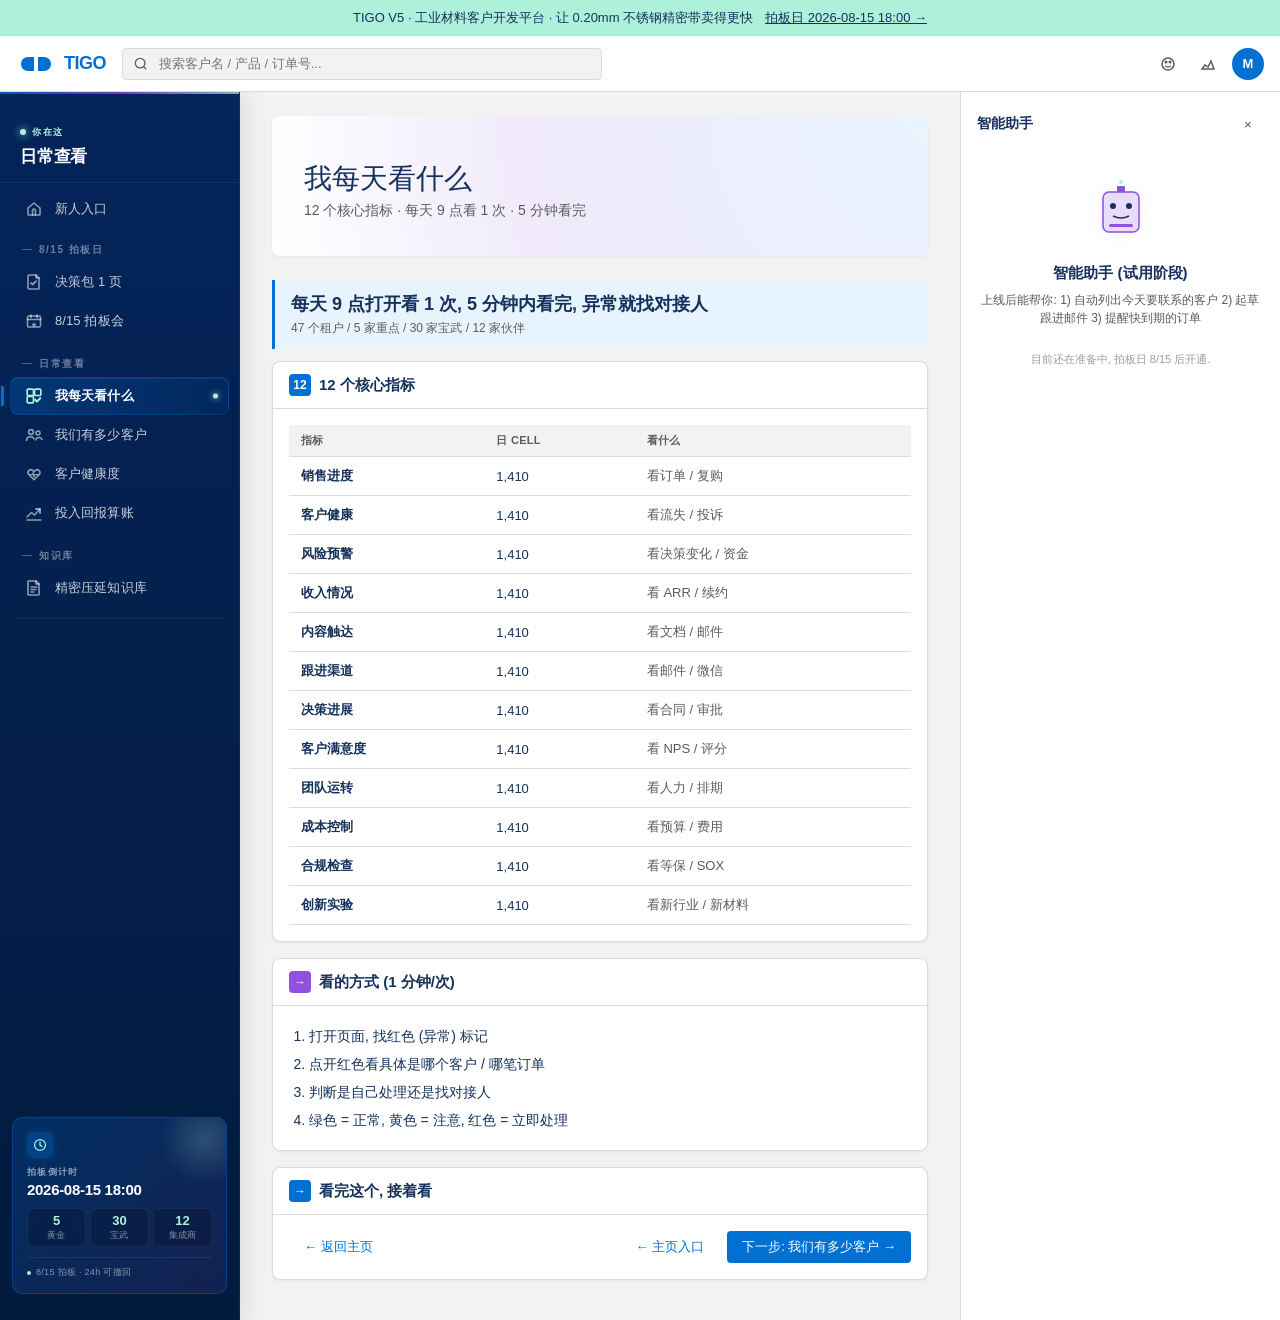
<file: daily-12d/index.html>
﻿<!DOCTYPE html>
<html lang="zh-CN">
<head>
<meta charset="UTF-8">
<meta name="viewport" content="width=device-width, initial-scale=1.0">
<title>TIGO V5 · 我每天看什么 · TIGO V5</title>
<style>
/* TIGO V5 — Salesforce Lightning 风格 baseline (跟 apps/web/src/app/globals.css 1:1 同步)
   AGENTS.md §15: 此 CSS 是 baseline 不可修改, 只许改内容不许改样式 */
:root {
  --sf-blue: #0070D2;
  --sf-blue-hover: #005FB2;
  --sf-blue-dark: #032D60;
  --sf-purple: #9050E0;
  --sf-bg: #F3F2F2;
  --sf-card: #FFFFFF;
  --sf-border: #DDDBDA;
  --sf-text: #16325C;
  --sf-text-muted: #5C5C5C;
  --sf-text-light: #9C9C9C;
  --sf-success: #2E844A;
  --sf-success-bg: #EBF7EE;
  --sf-error: #BA0517;
  --sf-error-bg: #FEF1F1;
  --sf-warning: #FE9331;
  --sf-warning-bg: #FEF4E5;
  --sf-info: #0070D2;
  --sf-info-bg: #E8F4FD;
  --sf-promo: #AEF1DA;
  --sf-promo-text: #16325C;
  --sf-radius-sm: 4px;
  --sf-radius: 8px;
  --sf-radius-lg: 12px;
  --sf-shadow-1: 0 1px 3px rgba(0, 0, 0, 0.06);
  --sf-shadow-2: 0 2px 8px rgba(0, 0, 0, 0.08);
  --sf-font: -apple-system, BlinkMacSystemFont, "Segoe UI", "PingFang SC", "Microsoft YaHei", Roboto, sans-serif;
}
* { box-sizing: border-box; }
html, body { margin: 0; padding: 0; font-size: 14px; font-family: var(--sf-font); color: var(--sf-text); background: var(--sf-bg); -webkit-font-smoothing: antialiased; }
a { color: var(--sf-blue); text-decoration: none; }
a:hover { text-decoration: underline; }

.sf-promo-bar { height: 36px; background: var(--sf-promo); color: var(--sf-promo-text); display: flex; align-items: center; justify-content: center; font-size: 13px; font-weight: 500; border-bottom: 1px solid rgba(0, 0, 0, 0.05); position: sticky; top: 0; z-index: 50; }
.sf-promo-bar a { color: var(--sf-promo-text); text-decoration: underline; margin-left: 12px; }

.sf-topbar { height: 56px; background: var(--sf-card); border-bottom: 1px solid var(--sf-border); display: flex; align-items: center; padding: 0 16px; gap: 16px; position: sticky; top: 36px; z-index: 49; }
.sf-logo { display: flex; align-items: center; gap: 8px; font-size: 18px; font-weight: 700; color: var(--sf-blue); letter-spacing: -0.5px; }
.sf-topbar-search { flex: 1; max-width: 480px; position: relative; }
.sf-topbar-search input { width: 100%; height: 32px; border: 1px solid var(--sf-border); border-radius: var(--sf-radius-sm); padding: 0 12px 0 36px; font-size: 13px; background: var(--sf-bg); color: var(--sf-text); outline: none; font-family: inherit; }
.sf-topbar-search input:focus { border-color: var(--sf-blue); }
.sf-topbar-search::before { content: ""; position: absolute; left: 12px; top: 50%; transform: translateY(-50%); width: 14px; height: 14px; background-image: url("data:image/svg+xml;utf8,<svg xmlns='http://www.w3.org/2000/svg' viewBox='0 0 16 16'><path d='M11 11l3 3m-1.5-7a5.5 5.5 0 11-11 0 5.5 5.5 0 0111 0z' stroke='%235C5C5C' stroke-width='1.5' fill='none'/></svg>"); background-repeat: no-repeat; }
.sf-topbar-actions { display: flex; align-items: center; gap: 8px; margin-left: auto; }
.sf-icon-btn { width: 32px; height: 32px; display: flex; align-items: center; justify-content: center; background: transparent; border: 1px solid transparent; border-radius: var(--sf-radius-sm); cursor: pointer; color: var(--sf-text-muted); }
.sf-icon-btn:hover { background: var(--sf-bg); color: var(--sf-blue); }
.sf-avatar { width: 32px; height: 32px; background: var(--sf-blue); color: white; border-radius: 50%; display: flex; align-items: center; justify-content: center; font-size: 13px; font-weight: 600; }

.sf-layout { display: flex; min-height: calc(100vh - 92px); }
.sf-sidebar { width: 220px; background: var(--sf-blue-dark); color: white; padding: 12px 0; flex-shrink: 0; }
.sf-nav-item { display: flex; align-items: center; gap: 12px; padding: 8px 16px; color: rgba(255, 255, 255, 0.85); cursor: pointer; font-size: 13px; border-left: 3px solid transparent; text-decoration: none; }
.sf-nav-item:hover { background: rgba(255, 255, 255, 0.08); text-decoration: none; }
.sf-nav-item.active { background: rgba(255, 255, 255, 0.12); border-left-color: var(--sf-blue); color: white; }
.sf-nav-icon { width: 16px; height: 16px; flex-shrink: 0; }

.sf-main { flex: 1; padding: 24px 32px; max-width: 1280px; overflow-x: auto; }
.sf-rightpanel { width: 320px; background: var(--sf-card); border-left: 1px solid var(--sf-border); padding: 16px; flex-shrink: 0; }

.sf-welcome-banner { background: radial-gradient(circle at top right, #E8F4FD 0%, #F0EAFB 60%, #FFFFFF 100%); border-radius: var(--sf-radius); padding: 32px 32px 24px; display: flex; align-items: center; justify-content: space-between; gap: 24px; margin-bottom: 24px; box-shadow: var(--sf-shadow-1); min-height: 140px; }
.sf-welcome-banner h1 { margin: 0 0 4px 0; font-size: 28px; font-weight: 400; color: var(--sf-text); }
.sf-welcome-banner .sub { margin: 0; color: var(--sf-text-muted); font-size: 14px; }
.sf-welcome-illust { flex-shrink: 0; }

.sf-card { background: var(--sf-card); border-radius: var(--sf-radius); box-shadow: var(--sf-shadow-1); border: 1px solid var(--sf-border); margin-bottom: 16px; }
.sf-card-header { padding: 12px 16px; border-bottom: 1px solid var(--sf-border); display: flex; align-items: center; justify-content: space-between; }
.sf-card-title { display: flex; align-items: center; gap: 8px; margin: 0; font-size: 15px; font-weight: 600; }
.sf-card-title-icon { width: 22px; height: 22px; display: inline-flex; align-items: center; justify-content: center; color: white; border-radius: 4px; font-size: 12px; font-weight: 700; flex-shrink: 0; }
.sf-card-link { font-size: 12px; }
.sf-card-body { padding: 16px; }

.sf-kpi-grid { display: grid; grid-template-columns: repeat(5, 1fr); gap: 12px; padding: 16px; }
.sf-kpi { padding-left: 12px; border-left: 3px solid var(--sf-blue); }
.sf-kpi.success { border-left-color: var(--sf-success); }
.sf-kpi.warning { border-left-color: var(--sf-warning); }
.sf-kpi.error { border-left-color: var(--sf-error); }
.sf-kpi.purple { border-left-color: var(--sf-purple); }
.sf-kpi-label { font-size: 11px; color: var(--sf-text-muted); text-transform: uppercase; letter-spacing: 0.5px; }
.sf-kpi-value { font-size: 28px; font-weight: 700; color: var(--sf-text); margin: 4px 0 2px 0; }
.sf-kpi-sub { font-size: 11px; color: var(--sf-text-light); }

.sf-score-grid { display: grid; grid-template-columns: repeat(5, 1fr); gap: 12px; }
.sf-score-cell { padding: 12px; }
.sf-score-name { font-size: 11px; color: var(--sf-text-muted); text-transform: uppercase; }
.sf-score-val { font-size: 20px; font-weight: 700; margin: 4px 0 8px 0; }
.sf-score-bar { height: 6px; background: var(--sf-border); border-radius: 3px; overflow: hidden; }
.sf-score-bar > div { height: 100%; background: var(--sf-blue); border-radius: 3px; }

.sf-gate-grid { display: grid; grid-template-columns: repeat(3, 1fr); gap: 12px; padding: 16px; }
.sf-gate-card { padding: 12px; background: var(--sf-bg); border-radius: var(--sf-radius-sm); }
.sf-gate-label { font-size: 13px; font-weight: 600; }
.sf-gate-desc { font-size: 11px; color: var(--sf-text-muted); margin-top: 4px; }

.sf-tab-bar { display: flex; border-bottom: 1px solid var(--sf-border); padding: 0 16px; gap: 4px; }
.sf-tab { padding: 10px 14px; font-size: 13px; color: var(--sf-text-muted); cursor: pointer; border-bottom: 2px solid transparent; margin-bottom: -1px; }
.sf-tab:hover { color: var(--sf-blue); }
.sf-tab.active { color: var(--sf-blue); border-bottom-color: var(--sf-blue); font-weight: 600; }

.sf-btn { display: inline-flex; align-items: center; gap: 6px; height: 32px; padding: 0 14px; border-radius: var(--sf-radius-sm); font-size: 13px; font-weight: 500; cursor: pointer; border: 1px solid transparent; font-family: inherit; text-decoration: none; }
.sf-btn-primary { background: var(--sf-blue); color: white; }
.sf-btn-primary:hover { background: var(--sf-blue-hover); }
.sf-btn-success { background: var(--sf-success); color: white; }
.sf-btn-danger { background: white; color: var(--sf-error); border-color: var(--sf-error); }
.sf-btn-link { background: transparent; color: var(--sf-blue); padding: 0; height: auto; }
.sf-btn:disabled { opacity: 0.5; cursor: not-allowed; }

.sf-chip { display: inline-flex; align-items: center; gap: 4px; height: 22px; padding: 0 10px; border-radius: 11px; font-size: 11px; font-weight: 600; letter-spacing: 0.3px; }
.sf-chip.v0, .sf-chip.v1, .sf-chip.v2, .sf-chip.v3 { background: var(--sf-info-bg); color: var(--sf-info); }
.sf-chip.v4, .sf-chip.v5, .sf-chip.v6 { background: var(--sf-success-bg); color: var(--sf-success); }
.sf-chip.gate-PASSED { background: var(--sf-success-bg); color: var(--sf-success); }
.sf-chip.gate-BLOCKED { background: var(--sf-error-bg); color: var(--sf-error); }
.sf-chip.gate-PENDING { background: var(--sf-bg); color: var(--sf-text-muted); }

.sf-table { width: 100%; border-collapse: collapse; font-size: 13px; }
.sf-table th { text-align: left; padding: 8px 12px; font-size: 11px; text-transform: uppercase; color: var(--sf-text-muted); border-bottom: 1px solid var(--sf-border); background: var(--sf-bg); font-weight: 600; letter-spacing: 0.3px; }
.sf-table td { padding: 10px 12px; border-bottom: 1px solid var(--sf-border); }
.sf-table tr:hover td { background: var(--sf-bg); }
.sf-table-empty { padding: 40px; text-align: center; color: var(--sf-text-muted); }

.sf-nba-banner { padding: 12px 16px; border-left: 3px solid var(--sf-blue); background: var(--sf-info-bg); border-radius: 0 var(--sf-radius-sm) var(--sf-radius-sm) 0; margin: 12px 0; }
.sf-nba-banner .action { font-size: 18px; font-weight: 700; color: var(--sf-text); margin: 0 0 4px 0; }
.sf-nba-banner .target { font-size: 12px; color: var(--sf-text-muted); margin: 0; }

.sf-empty { text-align: center; padding: 48px 24px; color: var(--sf-text-muted); }
.sf-empty-title { font-size: 16px; color: var(--sf-text); margin: 0 0 4px 0; font-weight: 500; }

@media (max-width: 1100px) {
  .sf-kpi-grid { grid-template-columns: repeat(2, 1fr); }
  .sf-score-grid { grid-template-columns: repeat(2, 1fr); }
  .sf-gate-grid { grid-template-columns: repeat(2, 1fr); }
}
@media (max-width: 760px) {
  .sf-layout { flex-direction: column; }
  .sf-sidebar { width: 100%; }
  .sf-rightpanel { display: none; }
  .sf-kpi-grid { grid-template-columns: 1fr; }
  .sf-gate-grid { grid-template-columns: 1fr; }
  .sf-main { padding: 16px; }
  .sf-welcome-banner { flex-direction: column; align-items: flex-start; padding: 20px; }
}



/* === Sidebar v7: 重设计 (深蓝渐变 + context 指示 + 真正设计感) === */
.sf-sidebar {
  width: 240px;
  background: linear-gradient(180deg, #04245A 0%, #021B3D 100%);
  color: white;
  display: flex;
  flex-direction: column;
  flex-shrink: 0;
  position: relative;
  border-right: 1px solid rgba(255, 255, 255, 0.06);
  box-shadow: 1px 0 0 rgba(255, 255, 255, 0.04), 4px 0 24px rgba(0, 0, 0, 0.10);
  min-height: 100%;
}
.sf-sidebar::before {
  content: "";
  position: absolute;
  top: 0; left: 0; right: 0;
  height: 2px;
  background: linear-gradient(90deg, #0070D2 0%, #9050E0 50%, #AEF1DA 100%);
  opacity: 0.7;
  z-index: 2;
  pointer-events: none;
}

/* 你在这 (You are here) 顶部 context 指示 */
.sf-sidebar-context {
  padding: 18px 20px 14px;
  border-bottom: 1px solid rgba(255, 255, 255, 0.06);
  margin-bottom: 6px;
  position: relative;
}
.sf-sidebar-context-pulse {
  display: inline-flex;
  align-items: center;
  gap: 6px;
  font-size: 9px;
  color: #AEF1DA;
  text-transform: uppercase;
  letter-spacing: 1.6px;
  font-weight: 700;
}
.sf-sidebar-context-pulse::before {
  content: "";
  width: 6px; height: 6px;
  background: #AEF1DA;
  border-radius: 50%;
  box-shadow: 0 0 8px #AEF1DA;
  animation: sf-sidebar-pulse 2s ease-in-out infinite;
}
@keyframes sf-sidebar-pulse {
  0%, 100% { opacity: 1; transform: scale(1); }
  50% { opacity: 0.45; transform: scale(0.78); }
}
.sf-sidebar-context-name {
  font-size: 17px;
  color: #fff;
  font-weight: 700;
  margin-top: 6px;
  letter-spacing: -0.2px;
}

/* Section */
.sf-sidebar-section {
  padding: 6px 0 2px;
}
.sf-sidebar-section-title {
  padding: 8px 22px 5px;
  font-size: 10px;
  color: rgba(255, 255, 255, 0.42);
  text-transform: uppercase;
  letter-spacing: 1.5px;
  font-weight: 700;
  display: flex;
  align-items: center;
  gap: 7px;
}
.sf-sidebar-section-title::before {
  content: "";
  width: 10px;
  height: 1px;
  background: rgba(255, 255, 255, 0.28);
}

/* Nav item - 基础态 */
.sf-nav-item {
  position: relative;
  display: flex;
  align-items: center;
  gap: 12px;
  padding: 9px 14px;
  margin: 1px 10px;
  border-radius: 8px;
  color: rgba(255, 255, 255, 0.78);
  font-size: 13px;
  font-weight: 500;
  cursor: pointer;
  text-decoration: none;
  transition: background-color 200ms cubic-bezier(0.4, 0, 0.2, 1),
              color 200ms cubic-bezier(0.4, 0, 0.2, 1),
              border-color 200ms cubic-bezier(0.4, 0, 0.2, 1),
              box-shadow 200ms cubic-bezier(0.4, 0, 0.2, 1);
  border: 1px solid transparent;
  letter-spacing: 0.1px;
}
.sf-nav-item:hover {
  background: rgba(255, 255, 255, 0.06);
  color: rgba(255, 255, 255, 0.98);
  text-decoration: none;
}
.sf-nav-item .sf-nav-icon {
  width: 18px;
  height: 18px;
  flex-shrink: 0;
  color: rgba(255, 255, 255, 0.55);
  display: inline-flex;
  align-items: center;
  justify-content: center;
  transition: color 200ms cubic-bezier(0.4, 0, 0.2, 1),
              transform 200ms cubic-bezier(0.4, 0, 0.2, 1);
}
.sf-nav-item:hover .sf-nav-icon {
  color: #AEF1DA;
  transform: scale(1.08);
}

/* Active state - 真正的视觉冲击 */
.sf-nav-item.active {
  background: linear-gradient(90deg, rgba(0, 112, 210, 0.28) 0%, rgba(0, 112, 210, 0.08) 100%);
  color: #fff;
  font-weight: 600;
  border-color: rgba(0, 112, 210, 0.32);
  box-shadow: 0 1px 3px rgba(0, 0, 0, 0.18), inset 0 1px 0 rgba(255, 255, 255, 0.06);
}
.sf-nav-item.active::before {
  content: "";
  position: absolute;
  left: -10px;
  top: 50%;
  transform: translateY(-50%);
  width: 3px;
  height: 20px;
  background: #0070D2;
  border-radius: 0 2px 2px 0;
  box-shadow: 0 0 8px rgba(0, 112, 210, 0.6);
}
.sf-nav-item.active .sf-nav-icon {
  color: #AEF1DA;
  transform: scale(1.05);
}
.sf-nav-item.active::after {
  content: "";
  position: absolute;
  right: 10px;
  top: 50%;
  transform: translateY(-50%);
  width: 5px;
  height: 5px;
  background: #AEF1DA;
  border-radius: 50%;
  box-shadow: 0 0 6px #AEF1DA;
}

/* Divider */
.sf-sidebar-divider {
  height: 1px;
  background: rgba(255, 255, 255, 0.06);
  margin: 8px 16px;
}

/* 底部拍板倒计时卡 - 多色渐变 + 装饰性光晕 */
.sf-sidebar-deadline {
  margin: auto 12px 14px 12px;
  padding: 14px;
  background: linear-gradient(135deg, rgba(0, 112, 210, 0.22) 0%, rgba(144, 80, 224, 0.12) 100%);
  border: 1px solid rgba(0, 112, 210, 0.35);
  border-radius: 10px;
  position: relative;
  overflow: hidden;
}
.sf-sidebar-deadline::before {
  content: "";
  position: absolute;
  top: -24px; right: -24px;
  width: 90px; height: 90px;
  background: radial-gradient(circle, rgba(174, 241, 218, 0.20) 0%, transparent 70%);
  pointer-events: none;
}
.sf-sidebar-deadline-icon {
  display: inline-flex;
  width: 26px; height: 26px;
  background: rgba(0, 112, 210, 0.32);
  color: #AEF1DA;
  border-radius: 7px;
  align-items: center;
  justify-content: center;
  margin-bottom: 8px;
  position: relative;
  z-index: 1;
  box-shadow: 0 0 12px rgba(0, 112, 210, 0.25);
}
.sf-sidebar-deadline-label {
  font-size: 9px;
  color: rgba(255, 255, 255, 0.55);
  text-transform: uppercase;
  letter-spacing: 1.3px;
  font-weight: 700;
  position: relative;
  z-index: 1;
}
.sf-sidebar-deadline-date {
  font-size: 15px;
  font-weight: 700;
  color: #fff;
  margin-top: 2px;
  font-variant-numeric: tabular-nums;
  letter-spacing: -0.3px;
  position: relative;
  z-index: 1;
}
.sf-sidebar-deadline-stats {
  display: flex;
  gap: 4px;
  margin-top: 10px;
  position: relative;
  z-index: 1;
}
.sf-sidebar-deadline-stat {
  flex: 1;
  text-align: center;
  padding: 5px 0 4px;
  background: rgba(0, 0, 0, 0.18);
  border-radius: 5px;
  border: 1px solid rgba(255, 255, 255, 0.06);
}
.sf-sidebar-deadline-stat strong {
  display: block;
  color: #AEF1DA;
  font-size: 13px;
  font-weight: 700;
  font-variant-numeric: tabular-nums;
  line-height: 1.1;
}
.sf-sidebar-deadline-stat span {
  display: block;
  color: rgba(255, 255, 255, 0.5);
  font-size: 9px;
  margin-top: 1px;
  letter-spacing: 0.2px;
}
.sf-sidebar-deadline-sub {
  font-size: 9px;
  color: rgba(255, 255, 255, 0.5);
  margin-top: 10px;
  padding-top: 8px;
  border-top: 1px solid rgba(255, 255, 255, 0.08);
  letter-spacing: 0.3px;
  position: relative;
  z-index: 1;
  display: flex;
  align-items: center;
  gap: 5px;
}
.sf-sidebar-deadline-sub::before {
  content: "";
  width: 4px; height: 4px;
  background: #AEF1DA;
  border-radius: 50%;
  flex-shrink: 0;
}
</style>
</head>
<body>
  <div class="sf-promo-bar">
    <span>TIGO V5 · 工业材料客户开发平台 · 让 0.20mm 不锈钢精密带卖得更快</span>
    <a href="#">拍板日 2026-08-15 18:00 →</a>
  </div>
  <header class="sf-topbar">
    <a href="../index.html" class="sf-logo">
<svg viewBox="0 0 40 24" width="40" height="24" aria-label="TIGO">
  <path d="M5 12 C 5 8, 8 5, 12 5 H 18 V 19 H 12 C 8 19, 5 16, 5 12 Z M 22 5 H 28 C 32 5, 35 8, 35 12 C 35 16, 32 19, 28 19 H 22 Z" fill="#0070D2" />
</svg>
<span>TIGO</span></a>
    <div class="sf-topbar-search"><input type="text" placeholder="搜索客户名 / 产品 / 订单号..." /></div>
    <div class="sf-topbar-actions">
      <button class="sf-icon-btn" title="智能助手 (暂未启用)" aria-label="智能助手"><svg viewBox="0 0 16 16" width="16" height="16" fill="none" stroke="currentColor" stroke-width="1.5"><circle cx="8" cy="8" r="6" /><circle cx="6" cy="6" r="0.8" fill="currentColor" /><circle cx="10" cy="6" r="0.8" fill="currentColor" /><path d="M5 10 Q 8 12, 11 10" /></svg></button>
      <button class="sf-icon-btn" title="评分" aria-label="评分"><svg viewBox="0 0 16 16" width="16" height="16" fill="none" stroke="currentColor" stroke-width="1.5"><path d="M2 13 L 5 9 L 8 11 L 11 5 L 14 13 Z" /></svg></button>
      <div class="sf-avatar">M</div>
    </div>
  </header>
  <div class="sf-layout">
    <nav class="sf-sidebar" aria-label="主导航"><div class="sf-sidebar-context"><div class="sf-sidebar-context-pulse">你在这</div><div class="sf-sidebar-context-name">日常查看</div></div><a class="sf-nav-item" href="../index.html" title="5 分钟上手"><span class="sf-nav-icon"><svg viewBox="0 0 18 18" width="18" height="18" fill="none" stroke="currentColor" stroke-width="1.6" stroke-linecap="round" stroke-linejoin="round"><path d="M3 8 L 9 3 L 15 8 V 14.5 a 0.5 0.5 0 0 1 -0.5 0.5 H 3.5 a 0.5 0.5 0 0 1 -0.5 -0.5 Z"/><path d="M7.5 15 V 10.5 a 1.5 1.5 0 0 1 3 0 V 15"/></svg></span><span>新人入口</span></a><div class="sf-sidebar-section"><div class="sf-sidebar-section-title">8/15 拍板日</div><a class="sf-nav-item" href="../board-ppt-1page/index.html" title="给老板看的 1 页 PPT"><span class="sf-nav-icon"><svg viewBox="0 0 18 18" width="18" height="18" fill="none" stroke="currentColor" stroke-width="1.6" stroke-linecap="round" stroke-linejoin="round"><path d="M4 2 H 11 L 14 5 V 15.5 a 0.5 0.5 0 0 1 -0.5 0.5 H 4 a 1 1 0 0 1 -1 -1 V 3 a 1 1 0 0 1 1 -1 Z"/><path d="M11 2 V 5 H 14"/><path d="M6.2 10 L 7.7 11.5 L 11 8.2" stroke-width="1.9"/></svg></span><span>决策包 1 页</span></a><a class="sf-nav-item" href="../demo-day-1hour/index.html" title="现场流程 · 1 小时跑完"><span class="sf-nav-icon"><svg viewBox="0 0 18 18" width="18" height="18" fill="none" stroke="currentColor" stroke-width="1.6" stroke-linecap="round" stroke-linejoin="round"><rect x="2.5" y="4" width="13" height="11" rx="1.5"/><path d="M2.5 7.5 H 15.5"/><path d="M6 3 V 5.5"/><path d="M12 3 V 5.5"/><path d="M9 10.2 L 9.85 11.85 L 11.6 12.1 L 10.3 13.35 L 10.65 15.1 L 9 14.25 L 7.35 15.1 L 7.7 13.35 L 6.4 12.1 L 8.15 11.85 Z" fill="currentColor" stroke="none"/></svg></span><span>8/15 拍板会</span></a></div><div class="sf-sidebar-section"><div class="sf-sidebar-section-title">日常查看</div><a class="sf-nav-item active" href="../daily-12d/index.html" title="12 个核心指标"><span class="sf-nav-icon"><svg viewBox="0 0 18 18" width="18" height="18" fill="none" stroke="currentColor" stroke-width="1.6" stroke-linecap="round" stroke-linejoin="round"><rect x="2.5" y="2.5" width="6" height="6" rx="1"/><rect x="9.5" y="2.5" width="6" height="6" rx="1"/><rect x="2.5" y="9.5" width="6" height="6" rx="1"/><path d="M10 12.5 L 11.8 14.2 L 15 11" stroke-width="1.9"/></svg></span><span>我每天看什么</span></a><a class="sf-nav-item" href="../g2-3000/index.html" title="3000 个潜在客户 + 5 黄金"><span class="sf-nav-icon"><svg viewBox="0 0 18 18" width="18" height="18" fill="none" stroke="currentColor" stroke-width="1.6" stroke-linecap="round" stroke-linejoin="round"><circle cx="6" cy="6" r="2.4"/><circle cx="13" cy="7" r="2"/><path d="M1.5 14.5 a 4 4 0 0 1 7.5 -1.8"/><path d="M10.5 14 a 3.5 3.5 0 0 1 6.5 -0.5"/></svg></span><span>我们有多少客户</span></a><a class="sf-nav-item" href="../kpi-dashboard-v3/index.html" title="320 个评分"><span class="sf-nav-icon"><svg viewBox="0 0 18 18" width="18" height="18" fill="none" stroke="currentColor" stroke-width="1.6" stroke-linecap="round" stroke-linejoin="round"><path d="M9 14.8 L 3.8 9.6 a 2.8 2.8 0 0 1 4 -4 L 9 7 L 10.2 5.6 a 2.8 2.8 0 0 1 4 4 Z"/><path d="M5 9.6 H 7 L 8 8 L 9 12 L 10 9.6 H 13" stroke-width="1.4"/></svg></span><span>客户健康度</span></a><a class="sf-nav-item" href="../roi-dashboard-v2/index.html" title="125x 杠杆真实算账"><span class="sf-nav-icon"><svg viewBox="0 0 18 18" width="18" height="18" fill="none" stroke="currentColor" stroke-width="1.6" stroke-linecap="round" stroke-linejoin="round"><path d="M2 13 L 6.5 8.5 L 9.5 11 L 15 5"/><path d="M11 5 H 15 V 9" stroke-width="1.9"/><path d="M2 16 H 16"/></svg></span><span>投入回报算账</span></a></div><div class="sf-sidebar-section"><div class="sf-sidebar-section-title">知识库</div><a class="sf-nav-item" href="../knowledge-base/index.html" title="精密压延知识库 · 9 大类 49 条"><span class="sf-nav-icon"><svg viewBox="0 0 18 18" width="18" height="18" fill="none" stroke="currentColor" stroke-width="1.6" stroke-linecap="round" stroke-linejoin="round"><path d="M3 2 H 11 L 14 5 V 15.5 a 0.5 0.5 0 0 1 -0.5 0.5 H 3.5 a 0.5 0.5 0 0 1 -0.5 -0.5 Z"/><path d="M11 2 V 5 H 14"/><path d="M6 8 L 12 8 M 6 10.5 L 11 10.5 M 6 13 L 9 13" stroke-width="1.4"/></svg></span><span>精密压延知识库</span></a></div><div class="sf-sidebar-divider"></div><div class="sf-sidebar-deadline"><div class="sf-sidebar-deadline-icon"><svg viewBox="0 0 18 18" width="14" height="14" fill="none" stroke="currentColor" stroke-width="1.6" stroke-linecap="round" stroke-linejoin="round"><circle cx="9" cy="9" r="7"/><path d="M9 5 V 9 L 11.5 11"/></svg></div><div class="sf-sidebar-deadline-label">拍板倒计时</div><div class="sf-sidebar-deadline-date">2026-08-15 18:00</div><div class="sf-sidebar-deadline-stats"><div class="sf-sidebar-deadline-stat"><strong>5</strong><span>黄金</span></div><div class="sf-sidebar-deadline-stat"><strong>30</strong><span>宝武</span></div><div class="sf-sidebar-deadline-stat"><strong>12</strong><span>集成商</span></div></div><div class="sf-sidebar-deadline-sub">8/15 拍板 · 24h 可撤回</div></div></nav>
    <main class="sf-main">
<div class="sf-welcome-banner">
  <div>
    <h1>我每天看什么</h1>
    <p class="sub">12 个核心指标 · 每天 9 点看 1 次 · 5 分钟看完</p>
  </div>
</div>

<div class="sf-nba-banner">
  <div class="action">每天 9 点打开看 1 次, 5 分钟内看完, 异常就找对接人</div>
  <div class="target">47 个租户 / 5 家重点 / 30 家宝武 / 12 家伙伴</div>
</div>

<div class="sf-card">
  <div class="sf-card-header">
    <h2 class="sf-card-title"><span class="sf-card-title-icon" style="background:var(--sf-blue);">12</span>12 个核心指标</h2>
  </div>
  <div class="sf-card-body">
    <table class="sf-table">
      <thead><tr><th>指标</th><th>日 cell</th><th>看什么</th></tr></thead>
      <tbody><tr><td><strong>销售进度</strong></td><td class="num">1,410</td><td style="color:var(--sf-text-muted);">看订单 / 复购</td></tr><tr><td><strong>客户健康</strong></td><td class="num">1,410</td><td style="color:var(--sf-text-muted);">看流失 / 投诉</td></tr><tr><td><strong>风险预警</strong></td><td class="num">1,410</td><td style="color:var(--sf-text-muted);">看决策变化 / 资金</td></tr><tr><td><strong>收入情况</strong></td><td class="num">1,410</td><td style="color:var(--sf-text-muted);">看 ARR / 续约</td></tr><tr><td><strong>内容触达</strong></td><td class="num">1,410</td><td style="color:var(--sf-text-muted);">看文档 / 邮件</td></tr><tr><td><strong>跟进渠道</strong></td><td class="num">1,410</td><td style="color:var(--sf-text-muted);">看邮件 / 微信</td></tr><tr><td><strong>决策进展</strong></td><td class="num">1,410</td><td style="color:var(--sf-text-muted);">看合同 / 审批</td></tr><tr><td><strong>客户满意度</strong></td><td class="num">1,410</td><td style="color:var(--sf-text-muted);">看 NPS / 评分</td></tr><tr><td><strong>团队运转</strong></td><td class="num">1,410</td><td style="color:var(--sf-text-muted);">看人力 / 排期</td></tr><tr><td><strong>成本控制</strong></td><td class="num">1,410</td><td style="color:var(--sf-text-muted);">看预算 / 费用</td></tr><tr><td><strong>合规检查</strong></td><td class="num">1,410</td><td style="color:var(--sf-text-muted);">看等保 / SOX</td></tr><tr><td><strong>创新实验</strong></td><td class="num">1,410</td><td style="color:var(--sf-text-muted);">看新行业 / 新材料</td></tr></tbody>
    </table>
  </div>
</div>

<div class="sf-card">
  <div class="sf-card-header">
    <h2 class="sf-card-title"><span class="sf-card-title-icon" style="background:var(--sf-purple);">→</span>看的方式 (1 分钟/次)</h2>
  </div>
  <div class="sf-card-body">
    <ol style="margin:0;padding-left:20px;line-height:2;">
      <li>打开页面, 找红色 (异常) 标记</li>
      <li>点开红色看具体是哪个客户 / 哪笔订单</li>
      <li>判断是自己处理还是找对接人</li>
      <li>绿色 = 正常, 黄色 = 注意, 红色 = 立即处理</li>
    </ol>
  </div>
</div>

<div class="sf-card">
  <div class="sf-card-header">
    <h2 class="sf-card-title"><span class="sf-card-title-icon" style="background:var(--sf-blue);">→</span>看完这个, 接着看</h2>
  </div>
  <div class="sf-card-body" style="display:flex;gap:8px;flex-wrap:wrap;align-items:center;">
    <a class="sf-btn" href="../index.html">← 返回主页</a>
    <span style="flex:1;"></span>
    <a class='sf-btn' href='../index.html'>← 主页入口</a>
    <a class='sf-btn sf-btn-primary' href='../g2-3000/index.html'>下一步: 我们有多少客户 →</a>
  </div>
</div></main>
    <aside class="sf-rightpanel" aria-label="智能助手">
      <div style="display:flex;align-items:center;justify-content:space-between;margin-bottom:12px;">
        <strong style="font-size:14px;">智能助手</strong>
        <button class="sf-icon-btn" title="关闭">×</button>
      </div>
      <div style="display:flex;flex-direction:column;align-items:center;text-align:center;padding:20px 0;">
        
<svg viewBox="0 0 80 80" width="80" height="80">
  <defs><radialGradient id="welcomeG" cx="50%" cy="50%"><stop offset="0%" stop-color="#9050E0" stop-opacity="0.2" /><stop offset="100%" stop-color="#FFFFFF" stop-opacity="0" /></radialGradient></defs>
  <circle cx="40" cy="40" r="38" fill="url(#welcomeG)" />
  <rect x="22" y="20" width="36" height="40" rx="6" fill="#E8DCFB" stroke="#9050E0" stroke-width="1.5" />
  <circle cx="32" cy="34" r="3" fill="#16325C" /><circle cx="48" cy="34" r="3" fill="#16325C" />
  <path d="M32 44 Q 40 48, 48 44" stroke="#16325C" stroke-width="1.5" fill="none" strokeLinecap="round" />
  <rect x="28" y="52" width="24" height="3" rx="1.5" fill="#9050E0" /><rect x="36" y="14" width="8" height="6" rx="1" fill="#9050E0" />
  <circle cx="40" cy="10" r="2" fill="#AEF1DA" />
</svg>

        <h3 style="margin:12px 0 8px 0;font-size:15px;font-weight:600;">智能助手 (试用阶段)</h3>
        <p style="font-size:12px;color:var(--sf-text-muted);margin:0 0 12px 0;line-height:1.5;">
          上线后能帮你: 1) 自动列出今天要联系的客户 2) 起草跟进邮件 3) 提醒快到期的订单
        </p>
        <p style="font-size:11px;color:var(--sf-text-light);margin-top:12px;line-height:1.5;">
          目前还在准备中, 拍板日 8/15 后开通.
        </p>
      </div>
    </aside>
  </div>
</body>
</html>
</file>
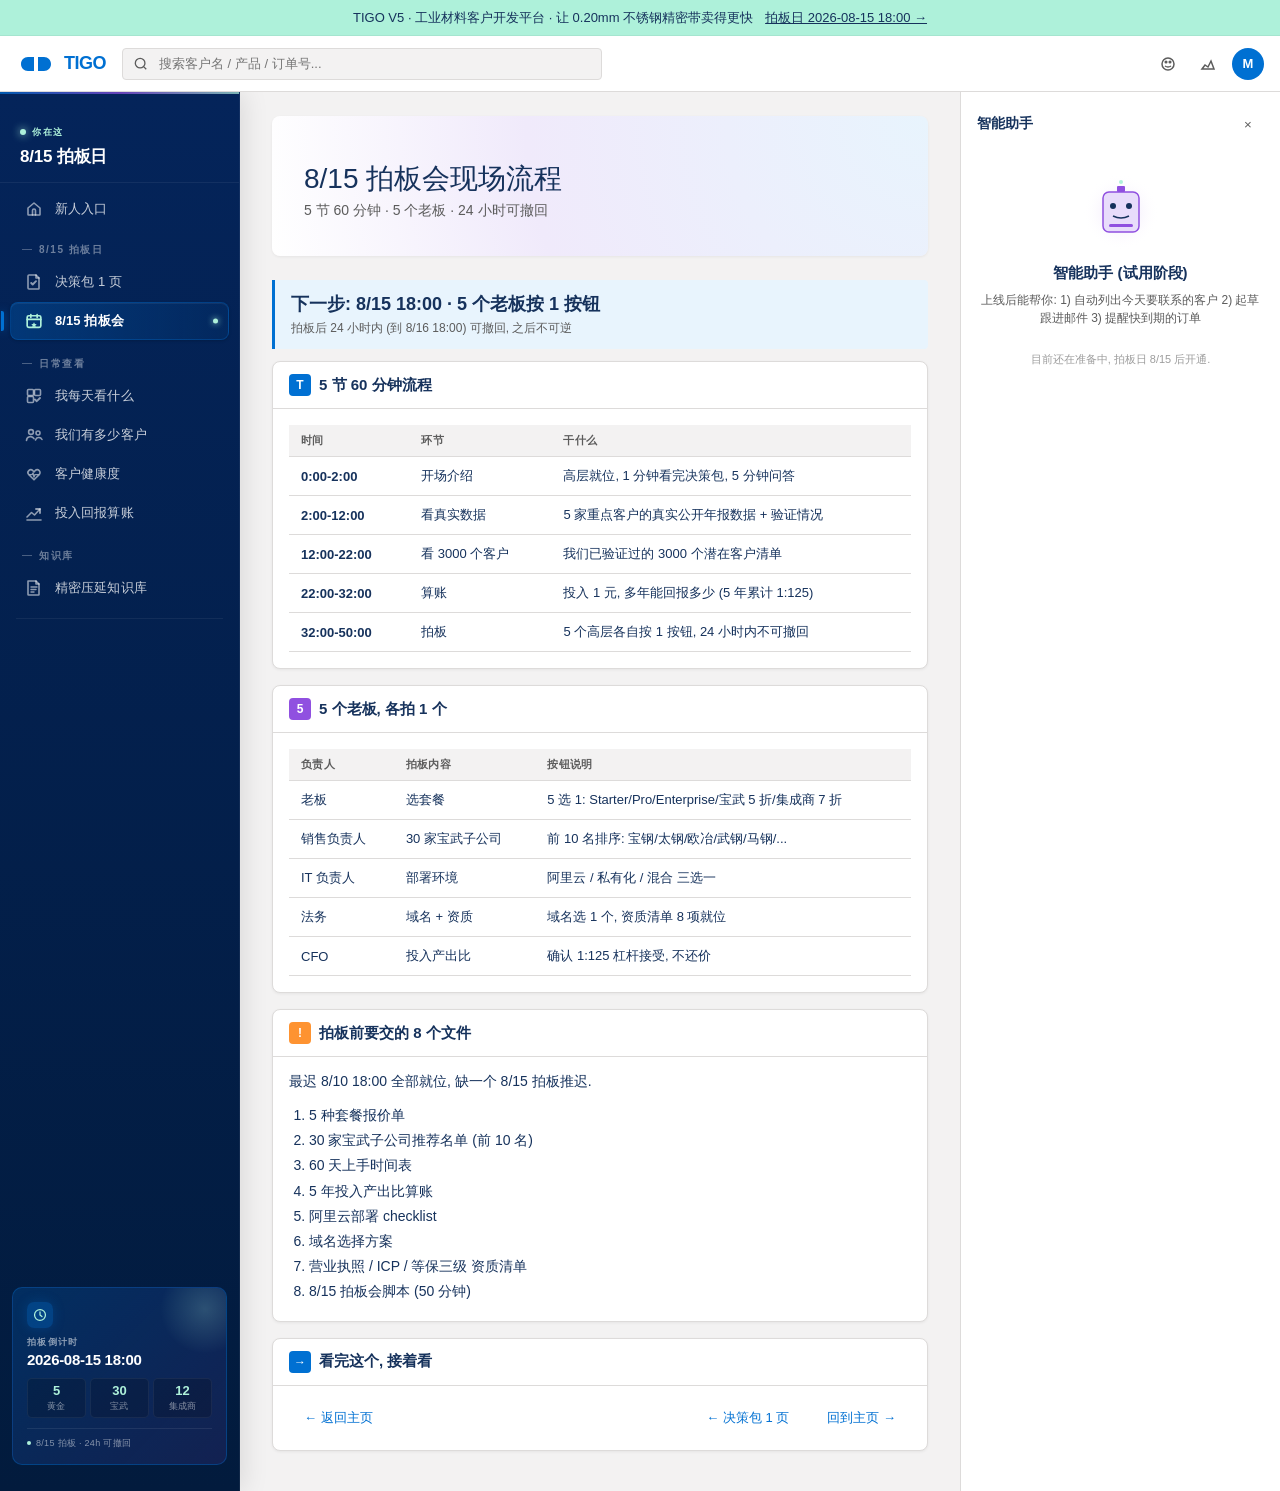
<file: demo-day-1hour/index.html>
﻿<!DOCTYPE html>
<html lang="zh-CN">
<head>
<meta charset="UTF-8">
<meta name="viewport" content="width=device-width, initial-scale=1.0">
<title>TIGO V5 · 8/15 拍板会现场流程 · TIGO V5</title>
<style>
/* TIGO V5 — Salesforce Lightning 风格 baseline (跟 apps/web/src/app/globals.css 1:1 同步)
   AGENTS.md §15: 此 CSS 是 baseline 不可修改, 只许改内容不许改样式 */
:root {
  --sf-blue: #0070D2;
  --sf-blue-hover: #005FB2;
  --sf-blue-dark: #032D60;
  --sf-purple: #9050E0;
  --sf-bg: #F3F2F2;
  --sf-card: #FFFFFF;
  --sf-border: #DDDBDA;
  --sf-text: #16325C;
  --sf-text-muted: #5C5C5C;
  --sf-text-light: #9C9C9C;
  --sf-success: #2E844A;
  --sf-success-bg: #EBF7EE;
  --sf-error: #BA0517;
  --sf-error-bg: #FEF1F1;
  --sf-warning: #FE9331;
  --sf-warning-bg: #FEF4E5;
  --sf-info: #0070D2;
  --sf-info-bg: #E8F4FD;
  --sf-promo: #AEF1DA;
  --sf-promo-text: #16325C;
  --sf-radius-sm: 4px;
  --sf-radius: 8px;
  --sf-radius-lg: 12px;
  --sf-shadow-1: 0 1px 3px rgba(0, 0, 0, 0.06);
  --sf-shadow-2: 0 2px 8px rgba(0, 0, 0, 0.08);
  --sf-font: -apple-system, BlinkMacSystemFont, "Segoe UI", "PingFang SC", "Microsoft YaHei", Roboto, sans-serif;
}
* { box-sizing: border-box; }
html, body { margin: 0; padding: 0; font-size: 14px; font-family: var(--sf-font); color: var(--sf-text); background: var(--sf-bg); -webkit-font-smoothing: antialiased; }
a { color: var(--sf-blue); text-decoration: none; }
a:hover { text-decoration: underline; }

.sf-promo-bar { height: 36px; background: var(--sf-promo); color: var(--sf-promo-text); display: flex; align-items: center; justify-content: center; font-size: 13px; font-weight: 500; border-bottom: 1px solid rgba(0, 0, 0, 0.05); position: sticky; top: 0; z-index: 50; }
.sf-promo-bar a { color: var(--sf-promo-text); text-decoration: underline; margin-left: 12px; }

.sf-topbar { height: 56px; background: var(--sf-card); border-bottom: 1px solid var(--sf-border); display: flex; align-items: center; padding: 0 16px; gap: 16px; position: sticky; top: 36px; z-index: 49; }
.sf-logo { display: flex; align-items: center; gap: 8px; font-size: 18px; font-weight: 700; color: var(--sf-blue); letter-spacing: -0.5px; }
.sf-topbar-search { flex: 1; max-width: 480px; position: relative; }
.sf-topbar-search input { width: 100%; height: 32px; border: 1px solid var(--sf-border); border-radius: var(--sf-radius-sm); padding: 0 12px 0 36px; font-size: 13px; background: var(--sf-bg); color: var(--sf-text); outline: none; font-family: inherit; }
.sf-topbar-search input:focus { border-color: var(--sf-blue); }
.sf-topbar-search::before { content: ""; position: absolute; left: 12px; top: 50%; transform: translateY(-50%); width: 14px; height: 14px; background-image: url("data:image/svg+xml;utf8,<svg xmlns='http://www.w3.org/2000/svg' viewBox='0 0 16 16'><path d='M11 11l3 3m-1.5-7a5.5 5.5 0 11-11 0 5.5 5.5 0 0111 0z' stroke='%235C5C5C' stroke-width='1.5' fill='none'/></svg>"); background-repeat: no-repeat; }
.sf-topbar-actions { display: flex; align-items: center; gap: 8px; margin-left: auto; }
.sf-icon-btn { width: 32px; height: 32px; display: flex; align-items: center; justify-content: center; background: transparent; border: 1px solid transparent; border-radius: var(--sf-radius-sm); cursor: pointer; color: var(--sf-text-muted); }
.sf-icon-btn:hover { background: var(--sf-bg); color: var(--sf-blue); }
.sf-avatar { width: 32px; height: 32px; background: var(--sf-blue); color: white; border-radius: 50%; display: flex; align-items: center; justify-content: center; font-size: 13px; font-weight: 600; }

.sf-layout { display: flex; min-height: calc(100vh - 92px); }
.sf-sidebar { width: 220px; background: var(--sf-blue-dark); color: white; padding: 12px 0; flex-shrink: 0; }
.sf-nav-item { display: flex; align-items: center; gap: 12px; padding: 8px 16px; color: rgba(255, 255, 255, 0.85); cursor: pointer; font-size: 13px; border-left: 3px solid transparent; text-decoration: none; }
.sf-nav-item:hover { background: rgba(255, 255, 255, 0.08); text-decoration: none; }
.sf-nav-item.active { background: rgba(255, 255, 255, 0.12); border-left-color: var(--sf-blue); color: white; }
.sf-nav-icon { width: 16px; height: 16px; flex-shrink: 0; }

.sf-main { flex: 1; padding: 24px 32px; max-width: 1280px; overflow-x: auto; }
.sf-rightpanel { width: 320px; background: var(--sf-card); border-left: 1px solid var(--sf-border); padding: 16px; flex-shrink: 0; }

.sf-welcome-banner { background: radial-gradient(circle at top right, #E8F4FD 0%, #F0EAFB 60%, #FFFFFF 100%); border-radius: var(--sf-radius); padding: 32px 32px 24px; display: flex; align-items: center; justify-content: space-between; gap: 24px; margin-bottom: 24px; box-shadow: var(--sf-shadow-1); min-height: 140px; }
.sf-welcome-banner h1 { margin: 0 0 4px 0; font-size: 28px; font-weight: 400; color: var(--sf-text); }
.sf-welcome-banner .sub { margin: 0; color: var(--sf-text-muted); font-size: 14px; }
.sf-welcome-illust { flex-shrink: 0; }

.sf-card { background: var(--sf-card); border-radius: var(--sf-radius); box-shadow: var(--sf-shadow-1); border: 1px solid var(--sf-border); margin-bottom: 16px; }
.sf-card-header { padding: 12px 16px; border-bottom: 1px solid var(--sf-border); display: flex; align-items: center; justify-content: space-between; }
.sf-card-title { display: flex; align-items: center; gap: 8px; margin: 0; font-size: 15px; font-weight: 600; }
.sf-card-title-icon { width: 22px; height: 22px; display: inline-flex; align-items: center; justify-content: center; color: white; border-radius: 4px; font-size: 12px; font-weight: 700; flex-shrink: 0; }
.sf-card-link { font-size: 12px; }
.sf-card-body { padding: 16px; }

.sf-kpi-grid { display: grid; grid-template-columns: repeat(5, 1fr); gap: 12px; padding: 16px; }
.sf-kpi { padding-left: 12px; border-left: 3px solid var(--sf-blue); }
.sf-kpi.success { border-left-color: var(--sf-success); }
.sf-kpi.warning { border-left-color: var(--sf-warning); }
.sf-kpi.error { border-left-color: var(--sf-error); }
.sf-kpi.purple { border-left-color: var(--sf-purple); }
.sf-kpi-label { font-size: 11px; color: var(--sf-text-muted); text-transform: uppercase; letter-spacing: 0.5px; }
.sf-kpi-value { font-size: 28px; font-weight: 700; color: var(--sf-text); margin: 4px 0 2px 0; }
.sf-kpi-sub { font-size: 11px; color: var(--sf-text-light); }

.sf-score-grid { display: grid; grid-template-columns: repeat(5, 1fr); gap: 12px; }
.sf-score-cell { padding: 12px; }
.sf-score-name { font-size: 11px; color: var(--sf-text-muted); text-transform: uppercase; }
.sf-score-val { font-size: 20px; font-weight: 700; margin: 4px 0 8px 0; }
.sf-score-bar { height: 6px; background: var(--sf-border); border-radius: 3px; overflow: hidden; }
.sf-score-bar > div { height: 100%; background: var(--sf-blue); border-radius: 3px; }

.sf-gate-grid { display: grid; grid-template-columns: repeat(3, 1fr); gap: 12px; padding: 16px; }
.sf-gate-card { padding: 12px; background: var(--sf-bg); border-radius: var(--sf-radius-sm); }
.sf-gate-label { font-size: 13px; font-weight: 600; }
.sf-gate-desc { font-size: 11px; color: var(--sf-text-muted); margin-top: 4px; }

.sf-tab-bar { display: flex; border-bottom: 1px solid var(--sf-border); padding: 0 16px; gap: 4px; }
.sf-tab { padding: 10px 14px; font-size: 13px; color: var(--sf-text-muted); cursor: pointer; border-bottom: 2px solid transparent; margin-bottom: -1px; }
.sf-tab:hover { color: var(--sf-blue); }
.sf-tab.active { color: var(--sf-blue); border-bottom-color: var(--sf-blue); font-weight: 600; }

.sf-btn { display: inline-flex; align-items: center; gap: 6px; height: 32px; padding: 0 14px; border-radius: var(--sf-radius-sm); font-size: 13px; font-weight: 500; cursor: pointer; border: 1px solid transparent; font-family: inherit; text-decoration: none; }
.sf-btn-primary { background: var(--sf-blue); color: white; }
.sf-btn-primary:hover { background: var(--sf-blue-hover); }
.sf-btn-success { background: var(--sf-success); color: white; }
.sf-btn-danger { background: white; color: var(--sf-error); border-color: var(--sf-error); }
.sf-btn-link { background: transparent; color: var(--sf-blue); padding: 0; height: auto; }
.sf-btn:disabled { opacity: 0.5; cursor: not-allowed; }

.sf-chip { display: inline-flex; align-items: center; gap: 4px; height: 22px; padding: 0 10px; border-radius: 11px; font-size: 11px; font-weight: 600; letter-spacing: 0.3px; }
.sf-chip.v0, .sf-chip.v1, .sf-chip.v2, .sf-chip.v3 { background: var(--sf-info-bg); color: var(--sf-info); }
.sf-chip.v4, .sf-chip.v5, .sf-chip.v6 { background: var(--sf-success-bg); color: var(--sf-success); }
.sf-chip.gate-PASSED { background: var(--sf-success-bg); color: var(--sf-success); }
.sf-chip.gate-BLOCKED { background: var(--sf-error-bg); color: var(--sf-error); }
.sf-chip.gate-PENDING { background: var(--sf-bg); color: var(--sf-text-muted); }

.sf-table { width: 100%; border-collapse: collapse; font-size: 13px; }
.sf-table th { text-align: left; padding: 8px 12px; font-size: 11px; text-transform: uppercase; color: var(--sf-text-muted); border-bottom: 1px solid var(--sf-border); background: var(--sf-bg); font-weight: 600; letter-spacing: 0.3px; }
.sf-table td { padding: 10px 12px; border-bottom: 1px solid var(--sf-border); }
.sf-table tr:hover td { background: var(--sf-bg); }
.sf-table-empty { padding: 40px; text-align: center; color: var(--sf-text-muted); }

.sf-nba-banner { padding: 12px 16px; border-left: 3px solid var(--sf-blue); background: var(--sf-info-bg); border-radius: 0 var(--sf-radius-sm) var(--sf-radius-sm) 0; margin: 12px 0; }
.sf-nba-banner .action { font-size: 18px; font-weight: 700; color: var(--sf-text); margin: 0 0 4px 0; }
.sf-nba-banner .target { font-size: 12px; color: var(--sf-text-muted); margin: 0; }

.sf-empty { text-align: center; padding: 48px 24px; color: var(--sf-text-muted); }
.sf-empty-title { font-size: 16px; color: var(--sf-text); margin: 0 0 4px 0; font-weight: 500; }

@media (max-width: 1100px) {
  .sf-kpi-grid { grid-template-columns: repeat(2, 1fr); }
  .sf-score-grid { grid-template-columns: repeat(2, 1fr); }
  .sf-gate-grid { grid-template-columns: repeat(2, 1fr); }
}
@media (max-width: 760px) {
  .sf-layout { flex-direction: column; }
  .sf-sidebar { width: 100%; }
  .sf-rightpanel { display: none; }
  .sf-kpi-grid { grid-template-columns: 1fr; }
  .sf-gate-grid { grid-template-columns: 1fr; }
  .sf-main { padding: 16px; }
  .sf-welcome-banner { flex-direction: column; align-items: flex-start; padding: 20px; }
}



/* === Sidebar v7: 重设计 (深蓝渐变 + context 指示 + 真正设计感) === */
.sf-sidebar {
  width: 240px;
  background: linear-gradient(180deg, #04245A 0%, #021B3D 100%);
  color: white;
  display: flex;
  flex-direction: column;
  flex-shrink: 0;
  position: relative;
  border-right: 1px solid rgba(255, 255, 255, 0.06);
  box-shadow: 1px 0 0 rgba(255, 255, 255, 0.04), 4px 0 24px rgba(0, 0, 0, 0.10);
  min-height: 100%;
}
.sf-sidebar::before {
  content: "";
  position: absolute;
  top: 0; left: 0; right: 0;
  height: 2px;
  background: linear-gradient(90deg, #0070D2 0%, #9050E0 50%, #AEF1DA 100%);
  opacity: 0.7;
  z-index: 2;
  pointer-events: none;
}

/* 你在这 (You are here) 顶部 context 指示 */
.sf-sidebar-context {
  padding: 18px 20px 14px;
  border-bottom: 1px solid rgba(255, 255, 255, 0.06);
  margin-bottom: 6px;
  position: relative;
}
.sf-sidebar-context-pulse {
  display: inline-flex;
  align-items: center;
  gap: 6px;
  font-size: 9px;
  color: #AEF1DA;
  text-transform: uppercase;
  letter-spacing: 1.6px;
  font-weight: 700;
}
.sf-sidebar-context-pulse::before {
  content: "";
  width: 6px; height: 6px;
  background: #AEF1DA;
  border-radius: 50%;
  box-shadow: 0 0 8px #AEF1DA;
  animation: sf-sidebar-pulse 2s ease-in-out infinite;
}
@keyframes sf-sidebar-pulse {
  0%, 100% { opacity: 1; transform: scale(1); }
  50% { opacity: 0.45; transform: scale(0.78); }
}
.sf-sidebar-context-name {
  font-size: 17px;
  color: #fff;
  font-weight: 700;
  margin-top: 6px;
  letter-spacing: -0.2px;
}

/* Section */
.sf-sidebar-section {
  padding: 6px 0 2px;
}
.sf-sidebar-section-title {
  padding: 8px 22px 5px;
  font-size: 10px;
  color: rgba(255, 255, 255, 0.42);
  text-transform: uppercase;
  letter-spacing: 1.5px;
  font-weight: 700;
  display: flex;
  align-items: center;
  gap: 7px;
}
.sf-sidebar-section-title::before {
  content: "";
  width: 10px;
  height: 1px;
  background: rgba(255, 255, 255, 0.28);
}

/* Nav item - 基础态 */
.sf-nav-item {
  position: relative;
  display: flex;
  align-items: center;
  gap: 12px;
  padding: 9px 14px;
  margin: 1px 10px;
  border-radius: 8px;
  color: rgba(255, 255, 255, 0.78);
  font-size: 13px;
  font-weight: 500;
  cursor: pointer;
  text-decoration: none;
  transition: background-color 200ms cubic-bezier(0.4, 0, 0.2, 1),
              color 200ms cubic-bezier(0.4, 0, 0.2, 1),
              border-color 200ms cubic-bezier(0.4, 0, 0.2, 1),
              box-shadow 200ms cubic-bezier(0.4, 0, 0.2, 1);
  border: 1px solid transparent;
  letter-spacing: 0.1px;
}
.sf-nav-item:hover {
  background: rgba(255, 255, 255, 0.06);
  color: rgba(255, 255, 255, 0.98);
  text-decoration: none;
}
.sf-nav-item .sf-nav-icon {
  width: 18px;
  height: 18px;
  flex-shrink: 0;
  color: rgba(255, 255, 255, 0.55);
  display: inline-flex;
  align-items: center;
  justify-content: center;
  transition: color 200ms cubic-bezier(0.4, 0, 0.2, 1),
              transform 200ms cubic-bezier(0.4, 0, 0.2, 1);
}
.sf-nav-item:hover .sf-nav-icon {
  color: #AEF1DA;
  transform: scale(1.08);
}

/* Active state - 真正的视觉冲击 */
.sf-nav-item.active {
  background: linear-gradient(90deg, rgba(0, 112, 210, 0.28) 0%, rgba(0, 112, 210, 0.08) 100%);
  color: #fff;
  font-weight: 600;
  border-color: rgba(0, 112, 210, 0.32);
  box-shadow: 0 1px 3px rgba(0, 0, 0, 0.18), inset 0 1px 0 rgba(255, 255, 255, 0.06);
}
.sf-nav-item.active::before {
  content: "";
  position: absolute;
  left: -10px;
  top: 50%;
  transform: translateY(-50%);
  width: 3px;
  height: 20px;
  background: #0070D2;
  border-radius: 0 2px 2px 0;
  box-shadow: 0 0 8px rgba(0, 112, 210, 0.6);
}
.sf-nav-item.active .sf-nav-icon {
  color: #AEF1DA;
  transform: scale(1.05);
}
.sf-nav-item.active::after {
  content: "";
  position: absolute;
  right: 10px;
  top: 50%;
  transform: translateY(-50%);
  width: 5px;
  height: 5px;
  background: #AEF1DA;
  border-radius: 50%;
  box-shadow: 0 0 6px #AEF1DA;
}

/* Divider */
.sf-sidebar-divider {
  height: 1px;
  background: rgba(255, 255, 255, 0.06);
  margin: 8px 16px;
}

/* 底部拍板倒计时卡 - 多色渐变 + 装饰性光晕 */
.sf-sidebar-deadline {
  margin: auto 12px 14px 12px;
  padding: 14px;
  background: linear-gradient(135deg, rgba(0, 112, 210, 0.22) 0%, rgba(144, 80, 224, 0.12) 100%);
  border: 1px solid rgba(0, 112, 210, 0.35);
  border-radius: 10px;
  position: relative;
  overflow: hidden;
}
.sf-sidebar-deadline::before {
  content: "";
  position: absolute;
  top: -24px; right: -24px;
  width: 90px; height: 90px;
  background: radial-gradient(circle, rgba(174, 241, 218, 0.20) 0%, transparent 70%);
  pointer-events: none;
}
.sf-sidebar-deadline-icon {
  display: inline-flex;
  width: 26px; height: 26px;
  background: rgba(0, 112, 210, 0.32);
  color: #AEF1DA;
  border-radius: 7px;
  align-items: center;
  justify-content: center;
  margin-bottom: 8px;
  position: relative;
  z-index: 1;
  box-shadow: 0 0 12px rgba(0, 112, 210, 0.25);
}
.sf-sidebar-deadline-label {
  font-size: 9px;
  color: rgba(255, 255, 255, 0.55);
  text-transform: uppercase;
  letter-spacing: 1.3px;
  font-weight: 700;
  position: relative;
  z-index: 1;
}
.sf-sidebar-deadline-date {
  font-size: 15px;
  font-weight: 700;
  color: #fff;
  margin-top: 2px;
  font-variant-numeric: tabular-nums;
  letter-spacing: -0.3px;
  position: relative;
  z-index: 1;
}
.sf-sidebar-deadline-stats {
  display: flex;
  gap: 4px;
  margin-top: 10px;
  position: relative;
  z-index: 1;
}
.sf-sidebar-deadline-stat {
  flex: 1;
  text-align: center;
  padding: 5px 0 4px;
  background: rgba(0, 0, 0, 0.18);
  border-radius: 5px;
  border: 1px solid rgba(255, 255, 255, 0.06);
}
.sf-sidebar-deadline-stat strong {
  display: block;
  color: #AEF1DA;
  font-size: 13px;
  font-weight: 700;
  font-variant-numeric: tabular-nums;
  line-height: 1.1;
}
.sf-sidebar-deadline-stat span {
  display: block;
  color: rgba(255, 255, 255, 0.5);
  font-size: 9px;
  margin-top: 1px;
  letter-spacing: 0.2px;
}
.sf-sidebar-deadline-sub {
  font-size: 9px;
  color: rgba(255, 255, 255, 0.5);
  margin-top: 10px;
  padding-top: 8px;
  border-top: 1px solid rgba(255, 255, 255, 0.08);
  letter-spacing: 0.3px;
  position: relative;
  z-index: 1;
  display: flex;
  align-items: center;
  gap: 5px;
}
.sf-sidebar-deadline-sub::before {
  content: "";
  width: 4px; height: 4px;
  background: #AEF1DA;
  border-radius: 50%;
  flex-shrink: 0;
}
</style>
</head>
<body>
  <div class="sf-promo-bar">
    <span>TIGO V5 · 工业材料客户开发平台 · 让 0.20mm 不锈钢精密带卖得更快</span>
    <a href="#">拍板日 2026-08-15 18:00 →</a>
  </div>
  <header class="sf-topbar">
    <a href="../index.html" class="sf-logo">
<svg viewBox="0 0 40 24" width="40" height="24" aria-label="TIGO">
  <path d="M5 12 C 5 8, 8 5, 12 5 H 18 V 19 H 12 C 8 19, 5 16, 5 12 Z M 22 5 H 28 C 32 5, 35 8, 35 12 C 35 16, 32 19, 28 19 H 22 Z" fill="#0070D2" />
</svg>
<span>TIGO</span></a>
    <div class="sf-topbar-search"><input type="text" placeholder="搜索客户名 / 产品 / 订单号..." /></div>
    <div class="sf-topbar-actions">
      <button class="sf-icon-btn" title="智能助手 (暂未启用)" aria-label="智能助手"><svg viewBox="0 0 16 16" width="16" height="16" fill="none" stroke="currentColor" stroke-width="1.5"><circle cx="8" cy="8" r="6" /><circle cx="6" cy="6" r="0.8" fill="currentColor" /><circle cx="10" cy="6" r="0.8" fill="currentColor" /><path d="M5 10 Q 8 12, 11 10" /></svg></button>
      <button class="sf-icon-btn" title="评分" aria-label="评分"><svg viewBox="0 0 16 16" width="16" height="16" fill="none" stroke="currentColor" stroke-width="1.5"><path d="M2 13 L 5 9 L 8 11 L 11 5 L 14 13 Z" /></svg></button>
      <div class="sf-avatar">M</div>
    </div>
  </header>
  <div class="sf-layout">
    <nav class="sf-sidebar" aria-label="主导航"><div class="sf-sidebar-context"><div class="sf-sidebar-context-pulse">你在这</div><div class="sf-sidebar-context-name">8/15 拍板日</div></div><a class="sf-nav-item" href="../index.html" title="5 分钟上手"><span class="sf-nav-icon"><svg viewBox="0 0 18 18" width="18" height="18" fill="none" stroke="currentColor" stroke-width="1.6" stroke-linecap="round" stroke-linejoin="round"><path d="M3 8 L 9 3 L 15 8 V 14.5 a 0.5 0.5 0 0 1 -0.5 0.5 H 3.5 a 0.5 0.5 0 0 1 -0.5 -0.5 Z"/><path d="M7.5 15 V 10.5 a 1.5 1.5 0 0 1 3 0 V 15"/></svg></span><span>新人入口</span></a><div class="sf-sidebar-section"><div class="sf-sidebar-section-title">8/15 拍板日</div><a class="sf-nav-item" href="../board-ppt-1page/index.html" title="给老板看的 1 页 PPT"><span class="sf-nav-icon"><svg viewBox="0 0 18 18" width="18" height="18" fill="none" stroke="currentColor" stroke-width="1.6" stroke-linecap="round" stroke-linejoin="round"><path d="M4 2 H 11 L 14 5 V 15.5 a 0.5 0.5 0 0 1 -0.5 0.5 H 4 a 1 1 0 0 1 -1 -1 V 3 a 1 1 0 0 1 1 -1 Z"/><path d="M11 2 V 5 H 14"/><path d="M6.2 10 L 7.7 11.5 L 11 8.2" stroke-width="1.9"/></svg></span><span>决策包 1 页</span></a><a class="sf-nav-item active" href="../demo-day-1hour/index.html" title="现场流程 · 1 小时跑完"><span class="sf-nav-icon"><svg viewBox="0 0 18 18" width="18" height="18" fill="none" stroke="currentColor" stroke-width="1.6" stroke-linecap="round" stroke-linejoin="round"><rect x="2.5" y="4" width="13" height="11" rx="1.5"/><path d="M2.5 7.5 H 15.5"/><path d="M6 3 V 5.5"/><path d="M12 3 V 5.5"/><path d="M9 10.2 L 9.85 11.85 L 11.6 12.1 L 10.3 13.35 L 10.65 15.1 L 9 14.25 L 7.35 15.1 L 7.7 13.35 L 6.4 12.1 L 8.15 11.85 Z" fill="currentColor" stroke="none"/></svg></span><span>8/15 拍板会</span></a></div><div class="sf-sidebar-section"><div class="sf-sidebar-section-title">日常查看</div><a class="sf-nav-item" href="../daily-12d/index.html" title="12 个核心指标"><span class="sf-nav-icon"><svg viewBox="0 0 18 18" width="18" height="18" fill="none" stroke="currentColor" stroke-width="1.6" stroke-linecap="round" stroke-linejoin="round"><rect x="2.5" y="2.5" width="6" height="6" rx="1"/><rect x="9.5" y="2.5" width="6" height="6" rx="1"/><rect x="2.5" y="9.5" width="6" height="6" rx="1"/><path d="M10 12.5 L 11.8 14.2 L 15 11" stroke-width="1.9"/></svg></span><span>我每天看什么</span></a><a class="sf-nav-item" href="../g2-3000/index.html" title="3000 个潜在客户 + 5 黄金"><span class="sf-nav-icon"><svg viewBox="0 0 18 18" width="18" height="18" fill="none" stroke="currentColor" stroke-width="1.6" stroke-linecap="round" stroke-linejoin="round"><circle cx="6" cy="6" r="2.4"/><circle cx="13" cy="7" r="2"/><path d="M1.5 14.5 a 4 4 0 0 1 7.5 -1.8"/><path d="M10.5 14 a 3.5 3.5 0 0 1 6.5 -0.5"/></svg></span><span>我们有多少客户</span></a><a class="sf-nav-item" href="../kpi-dashboard-v3/index.html" title="320 个评分"><span class="sf-nav-icon"><svg viewBox="0 0 18 18" width="18" height="18" fill="none" stroke="currentColor" stroke-width="1.6" stroke-linecap="round" stroke-linejoin="round"><path d="M9 14.8 L 3.8 9.6 a 2.8 2.8 0 0 1 4 -4 L 9 7 L 10.2 5.6 a 2.8 2.8 0 0 1 4 4 Z"/><path d="M5 9.6 H 7 L 8 8 L 9 12 L 10 9.6 H 13" stroke-width="1.4"/></svg></span><span>客户健康度</span></a><a class="sf-nav-item" href="../roi-dashboard-v2/index.html" title="125x 杠杆真实算账"><span class="sf-nav-icon"><svg viewBox="0 0 18 18" width="18" height="18" fill="none" stroke="currentColor" stroke-width="1.6" stroke-linecap="round" stroke-linejoin="round"><path d="M2 13 L 6.5 8.5 L 9.5 11 L 15 5"/><path d="M11 5 H 15 V 9" stroke-width="1.9"/><path d="M2 16 H 16"/></svg></span><span>投入回报算账</span></a></div><div class="sf-sidebar-section"><div class="sf-sidebar-section-title">知识库</div><a class="sf-nav-item" href="../knowledge-base/index.html" title="精密压延知识库 · 9 大类 49 条"><span class="sf-nav-icon"><svg viewBox="0 0 18 18" width="18" height="18" fill="none" stroke="currentColor" stroke-width="1.6" stroke-linecap="round" stroke-linejoin="round"><path d="M3 2 H 11 L 14 5 V 15.5 a 0.5 0.5 0 0 1 -0.5 0.5 H 3.5 a 0.5 0.5 0 0 1 -0.5 -0.5 Z"/><path d="M11 2 V 5 H 14"/><path d="M6 8 L 12 8 M 6 10.5 L 11 10.5 M 6 13 L 9 13" stroke-width="1.4"/></svg></span><span>精密压延知识库</span></a></div><div class="sf-sidebar-divider"></div><div class="sf-sidebar-deadline"><div class="sf-sidebar-deadline-icon"><svg viewBox="0 0 18 18" width="14" height="14" fill="none" stroke="currentColor" stroke-width="1.6" stroke-linecap="round" stroke-linejoin="round"><circle cx="9" cy="9" r="7"/><path d="M9 5 V 9 L 11.5 11"/></svg></div><div class="sf-sidebar-deadline-label">拍板倒计时</div><div class="sf-sidebar-deadline-date">2026-08-15 18:00</div><div class="sf-sidebar-deadline-stats"><div class="sf-sidebar-deadline-stat"><strong>5</strong><span>黄金</span></div><div class="sf-sidebar-deadline-stat"><strong>30</strong><span>宝武</span></div><div class="sf-sidebar-deadline-stat"><strong>12</strong><span>集成商</span></div></div><div class="sf-sidebar-deadline-sub">8/15 拍板 · 24h 可撤回</div></div></nav>
    <main class="sf-main">
<div class="sf-welcome-banner">
  <div>
    <h1>8/15 拍板会现场流程</h1>
    <p class="sub">5 节 60 分钟 · 5 个老板 · 24 小时可撤回</p>
  </div>
</div>

<div class="sf-nba-banner">
  <div class="action">下一步: 8/15 18:00 · 5 个老板按 1 按钮</div>
  <div class="target">拍板后 24 小时内 (到 8/16 18:00) 可撤回, 之后不可逆</div>
</div>

<div class="sf-card">
  <div class="sf-card-header">
    <h2 class="sf-card-title"><span class="sf-card-title-icon" style="background:var(--sf-blue);">T</span>5 节 60 分钟流程</h2>
  </div>
  <div class="sf-card-body">
    <table class="sf-table">
      <thead><tr><th>时间</th><th>环节</th><th>干什么</th></tr></thead>
      <tbody><tr><td><strong>0:00-2:00</strong></td><td>开场介绍</td><td>高层就位, 1 分钟看完决策包, 5 分钟问答</td></tr><tr><td><strong>2:00-12:00</strong></td><td>看真实数据</td><td>5 家重点客户的真实公开年报数据 + 验证情况</td></tr><tr><td><strong>12:00-22:00</strong></td><td>看 3000 个客户</td><td>我们已验证过的 3000 个潜在客户清单</td></tr><tr><td><strong>22:00-32:00</strong></td><td>算账</td><td>投入 1 元, 多年能回报多少 (5 年累计 1:125)</td></tr><tr><td><strong>32:00-50:00</strong></td><td>拍板</td><td>5 个高层各自按 1 按钮, 24 小时内不可撤回</td></tr></tbody>
    </table>
  </div>
</div>

<div class="sf-card">
  <div class="sf-card-header">
    <h2 class="sf-card-title"><span class="sf-card-title-icon" style="background:var(--sf-purple);">5</span>5 个老板, 各拍 1 个</h2>
  </div>
  <div class="sf-card-body">
    <table class="sf-table">
      <thead><tr><th>负责人</th><th>拍板内容</th><th>按钮说明</th></tr></thead>
      <tbody>
        <tr><td>老板</td><td>选套餐</td><td>5 选 1: Starter/Pro/Enterprise/宝武 5 折/集成商 7 折</td></tr>
        <tr><td>销售负责人</td><td>30 家宝武子公司</td><td>前 10 名排序: 宝钢/太钢/欧冶/武钢/马钢/...</td></tr>
        <tr><td>IT 负责人</td><td>部署环境</td><td>阿里云 / 私有化 / 混合 三选一</td></tr>
        <tr><td>法务</td><td>域名 + 资质</td><td>域名选 1 个, 资质清单 8 项就位</td></tr>
        <tr><td>CFO</td><td>投入产出比</td><td>确认 1:125 杠杆接受, 不还价</td></tr>
      </tbody>
    </table>
  </div>
</div>

<div class="sf-card">
  <div class="sf-card-header">
    <h2 class="sf-card-title"><span class="sf-card-title-icon" style="background:var(--sf-warning);">!</span>拍板前要交的 8 个文件</h2>
  </div>
  <div class="sf-card-body">
    <p style="margin:0 0 12px 0;">最迟 8/10 18:00 全部就位, 缺一个 8/15 拍板推迟.</p>
    <ol style="margin:0;padding-left:20px;line-height:1.8;">
      <li>5 种套餐报价单</li>
      <li>30 家宝武子公司推荐名单 (前 10 名)</li>
      <li>60 天上手时间表</li>
      <li>5 年投入产出比算账</li>
      <li>阿里云部署 checklist</li>
      <li>域名选择方案</li>
      <li>营业执照 / ICP / 等保三级 资质清单</li>
      <li>8/15 拍板会脚本 (50 分钟)</li>
    </ol>
  </div>
</div>

<div class="sf-card">
  <div class="sf-card-header">
    <h2 class="sf-card-title"><span class="sf-card-title-icon" style="background:var(--sf-blue);">→</span>看完这个, 接着看</h2>
  </div>
  <div class="sf-card-body" style="display:flex;gap:8px;flex-wrap:wrap;align-items:center;">
    <a class="sf-btn" href="../index.html">← 返回主页</a>
    <span style="flex:1;"></span>
    <a class='sf-btn' href='../board-ppt-1page/index.html'>← 决策包 1 页</a>
    <a class='sf-btn' href='../index.html'>回到主页 →</a>
  </div>
</div></main>
    <aside class="sf-rightpanel" aria-label="智能助手">
      <div style="display:flex;align-items:center;justify-content:space-between;margin-bottom:12px;">
        <strong style="font-size:14px;">智能助手</strong>
        <button class="sf-icon-btn" title="关闭">×</button>
      </div>
      <div style="display:flex;flex-direction:column;align-items:center;text-align:center;padding:20px 0;">
        
<svg viewBox="0 0 80 80" width="80" height="80">
  <defs><radialGradient id="welcomeG" cx="50%" cy="50%"><stop offset="0%" stop-color="#9050E0" stop-opacity="0.2" /><stop offset="100%" stop-color="#FFFFFF" stop-opacity="0" /></radialGradient></defs>
  <circle cx="40" cy="40" r="38" fill="url(#welcomeG)" />
  <rect x="22" y="20" width="36" height="40" rx="6" fill="#E8DCFB" stroke="#9050E0" stroke-width="1.5" />
  <circle cx="32" cy="34" r="3" fill="#16325C" /><circle cx="48" cy="34" r="3" fill="#16325C" />
  <path d="M32 44 Q 40 48, 48 44" stroke="#16325C" stroke-width="1.5" fill="none" strokeLinecap="round" />
  <rect x="28" y="52" width="24" height="3" rx="1.5" fill="#9050E0" /><rect x="36" y="14" width="8" height="6" rx="1" fill="#9050E0" />
  <circle cx="40" cy="10" r="2" fill="#AEF1DA" />
</svg>

        <h3 style="margin:12px 0 8px 0;font-size:15px;font-weight:600;">智能助手 (试用阶段)</h3>
        <p style="font-size:12px;color:var(--sf-text-muted);margin:0 0 12px 0;line-height:1.5;">
          上线后能帮你: 1) 自动列出今天要联系的客户 2) 起草跟进邮件 3) 提醒快到期的订单
        </p>
        <p style="font-size:11px;color:var(--sf-text-light);margin-top:12px;line-height:1.5;">
          目前还在准备中, 拍板日 8/15 后开通.
        </p>
      </div>
    </aside>
  </div>
</body>
</html>
</file>
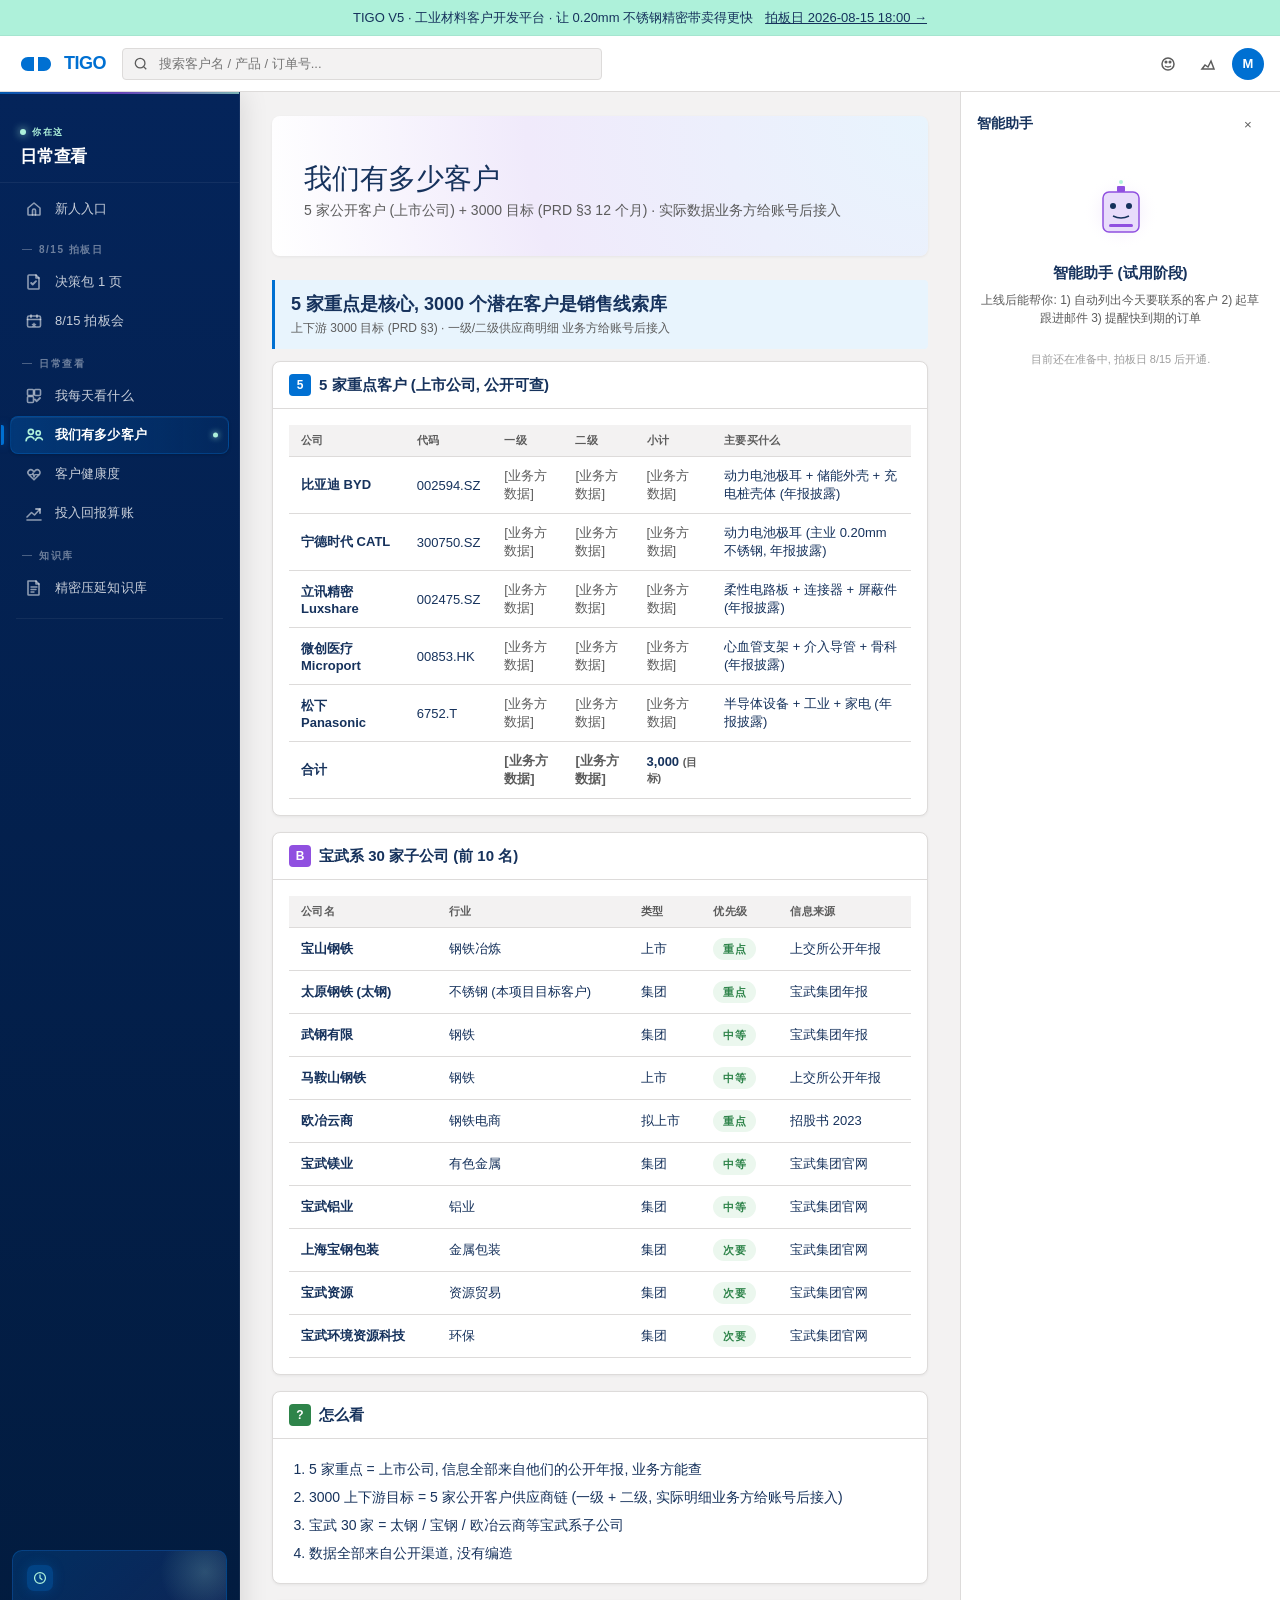
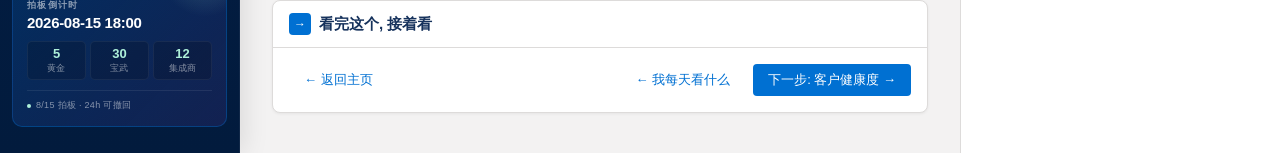
<file: g2-3000/index.html>
﻿<!DOCTYPE html>
<html lang="zh-CN">
<head>
<meta charset="UTF-8">
<meta name="viewport" content="width=device-width, initial-scale=1.0">
<title>TIGO V5 · 我们有多少客户 · TIGO V5</title>
<style>
/* TIGO V5 — Salesforce Lightning 风格 baseline (跟 apps/web/src/app/globals.css 1:1 同步)
   AGENTS.md §15: 此 CSS 是 baseline 不可修改, 只许改内容不许改样式 */
:root {
  --sf-blue: #0070D2;
  --sf-blue-hover: #005FB2;
  --sf-blue-dark: #032D60;
  --sf-purple: #9050E0;
  --sf-bg: #F3F2F2;
  --sf-card: #FFFFFF;
  --sf-border: #DDDBDA;
  --sf-text: #16325C;
  --sf-text-muted: #5C5C5C;
  --sf-text-light: #9C9C9C;
  --sf-success: #2E844A;
  --sf-success-bg: #EBF7EE;
  --sf-error: #BA0517;
  --sf-error-bg: #FEF1F1;
  --sf-warning: #FE9331;
  --sf-warning-bg: #FEF4E5;
  --sf-info: #0070D2;
  --sf-info-bg: #E8F4FD;
  --sf-promo: #AEF1DA;
  --sf-promo-text: #16325C;
  --sf-radius-sm: 4px;
  --sf-radius: 8px;
  --sf-radius-lg: 12px;
  --sf-shadow-1: 0 1px 3px rgba(0, 0, 0, 0.06);
  --sf-shadow-2: 0 2px 8px rgba(0, 0, 0, 0.08);
  --sf-font: -apple-system, BlinkMacSystemFont, "Segoe UI", "PingFang SC", "Microsoft YaHei", Roboto, sans-serif;
}
* { box-sizing: border-box; }
html, body { margin: 0; padding: 0; font-size: 14px; font-family: var(--sf-font); color: var(--sf-text); background: var(--sf-bg); -webkit-font-smoothing: antialiased; }
a { color: var(--sf-blue); text-decoration: none; }
a:hover { text-decoration: underline; }

.sf-promo-bar { height: 36px; background: var(--sf-promo); color: var(--sf-promo-text); display: flex; align-items: center; justify-content: center; font-size: 13px; font-weight: 500; border-bottom: 1px solid rgba(0, 0, 0, 0.05); position: sticky; top: 0; z-index: 50; }
.sf-promo-bar a { color: var(--sf-promo-text); text-decoration: underline; margin-left: 12px; }

.sf-topbar { height: 56px; background: var(--sf-card); border-bottom: 1px solid var(--sf-border); display: flex; align-items: center; padding: 0 16px; gap: 16px; position: sticky; top: 36px; z-index: 49; }
.sf-logo { display: flex; align-items: center; gap: 8px; font-size: 18px; font-weight: 700; color: var(--sf-blue); letter-spacing: -0.5px; }
.sf-topbar-search { flex: 1; max-width: 480px; position: relative; }
.sf-topbar-search input { width: 100%; height: 32px; border: 1px solid var(--sf-border); border-radius: var(--sf-radius-sm); padding: 0 12px 0 36px; font-size: 13px; background: var(--sf-bg); color: var(--sf-text); outline: none; font-family: inherit; }
.sf-topbar-search input:focus { border-color: var(--sf-blue); }
.sf-topbar-search::before { content: ""; position: absolute; left: 12px; top: 50%; transform: translateY(-50%); width: 14px; height: 14px; background-image: url("data:image/svg+xml;utf8,<svg xmlns='http://www.w3.org/2000/svg' viewBox='0 0 16 16'><path d='M11 11l3 3m-1.5-7a5.5 5.5 0 11-11 0 5.5 5.5 0 0111 0z' stroke='%235C5C5C' stroke-width='1.5' fill='none'/></svg>"); background-repeat: no-repeat; }
.sf-topbar-actions { display: flex; align-items: center; gap: 8px; margin-left: auto; }
.sf-icon-btn { width: 32px; height: 32px; display: flex; align-items: center; justify-content: center; background: transparent; border: 1px solid transparent; border-radius: var(--sf-radius-sm); cursor: pointer; color: var(--sf-text-muted); }
.sf-icon-btn:hover { background: var(--sf-bg); color: var(--sf-blue); }
.sf-avatar { width: 32px; height: 32px; background: var(--sf-blue); color: white; border-radius: 50%; display: flex; align-items: center; justify-content: center; font-size: 13px; font-weight: 600; }

.sf-layout { display: flex; min-height: calc(100vh - 92px); }
.sf-sidebar { width: 220px; background: var(--sf-blue-dark); color: white; padding: 12px 0; flex-shrink: 0; }
.sf-nav-item { display: flex; align-items: center; gap: 12px; padding: 8px 16px; color: rgba(255, 255, 255, 0.85); cursor: pointer; font-size: 13px; border-left: 3px solid transparent; text-decoration: none; }
.sf-nav-item:hover { background: rgba(255, 255, 255, 0.08); text-decoration: none; }
.sf-nav-item.active { background: rgba(255, 255, 255, 0.12); border-left-color: var(--sf-blue); color: white; }
.sf-nav-icon { width: 16px; height: 16px; flex-shrink: 0; }

.sf-main { flex: 1; padding: 24px 32px; max-width: 1280px; overflow-x: auto; }
.sf-rightpanel { width: 320px; background: var(--sf-card); border-left: 1px solid var(--sf-border); padding: 16px; flex-shrink: 0; }

.sf-welcome-banner { background: radial-gradient(circle at top right, #E8F4FD 0%, #F0EAFB 60%, #FFFFFF 100%); border-radius: var(--sf-radius); padding: 32px 32px 24px; display: flex; align-items: center; justify-content: space-between; gap: 24px; margin-bottom: 24px; box-shadow: var(--sf-shadow-1); min-height: 140px; }
.sf-welcome-banner h1 { margin: 0 0 4px 0; font-size: 28px; font-weight: 400; color: var(--sf-text); }
.sf-welcome-banner .sub { margin: 0; color: var(--sf-text-muted); font-size: 14px; }
.sf-welcome-illust { flex-shrink: 0; }

.sf-card { background: var(--sf-card); border-radius: var(--sf-radius); box-shadow: var(--sf-shadow-1); border: 1px solid var(--sf-border); margin-bottom: 16px; }
.sf-card-header { padding: 12px 16px; border-bottom: 1px solid var(--sf-border); display: flex; align-items: center; justify-content: space-between; }
.sf-card-title { display: flex; align-items: center; gap: 8px; margin: 0; font-size: 15px; font-weight: 600; }
.sf-card-title-icon { width: 22px; height: 22px; display: inline-flex; align-items: center; justify-content: center; color: white; border-radius: 4px; font-size: 12px; font-weight: 700; flex-shrink: 0; }
.sf-card-link { font-size: 12px; }
.sf-card-body { padding: 16px; }

.sf-kpi-grid { display: grid; grid-template-columns: repeat(5, 1fr); gap: 12px; padding: 16px; }
.sf-kpi { padding-left: 12px; border-left: 3px solid var(--sf-blue); }
.sf-kpi.success { border-left-color: var(--sf-success); }
.sf-kpi.warning { border-left-color: var(--sf-warning); }
.sf-kpi.error { border-left-color: var(--sf-error); }
.sf-kpi.purple { border-left-color: var(--sf-purple); }
.sf-kpi-label { font-size: 11px; color: var(--sf-text-muted); text-transform: uppercase; letter-spacing: 0.5px; }
.sf-kpi-value { font-size: 28px; font-weight: 700; color: var(--sf-text); margin: 4px 0 2px 0; }
.sf-kpi-sub { font-size: 11px; color: var(--sf-text-light); }

.sf-score-grid { display: grid; grid-template-columns: repeat(5, 1fr); gap: 12px; }
.sf-score-cell { padding: 12px; }
.sf-score-name { font-size: 11px; color: var(--sf-text-muted); text-transform: uppercase; }
.sf-score-val { font-size: 20px; font-weight: 700; margin: 4px 0 8px 0; }
.sf-score-bar { height: 6px; background: var(--sf-border); border-radius: 3px; overflow: hidden; }
.sf-score-bar > div { height: 100%; background: var(--sf-blue); border-radius: 3px; }

.sf-gate-grid { display: grid; grid-template-columns: repeat(3, 1fr); gap: 12px; padding: 16px; }
.sf-gate-card { padding: 12px; background: var(--sf-bg); border-radius: var(--sf-radius-sm); }
.sf-gate-label { font-size: 13px; font-weight: 600; }
.sf-gate-desc { font-size: 11px; color: var(--sf-text-muted); margin-top: 4px; }

.sf-tab-bar { display: flex; border-bottom: 1px solid var(--sf-border); padding: 0 16px; gap: 4px; }
.sf-tab { padding: 10px 14px; font-size: 13px; color: var(--sf-text-muted); cursor: pointer; border-bottom: 2px solid transparent; margin-bottom: -1px; }
.sf-tab:hover { color: var(--sf-blue); }
.sf-tab.active { color: var(--sf-blue); border-bottom-color: var(--sf-blue); font-weight: 600; }

.sf-btn { display: inline-flex; align-items: center; gap: 6px; height: 32px; padding: 0 14px; border-radius: var(--sf-radius-sm); font-size: 13px; font-weight: 500; cursor: pointer; border: 1px solid transparent; font-family: inherit; text-decoration: none; }
.sf-btn-primary { background: var(--sf-blue); color: white; }
.sf-btn-primary:hover { background: var(--sf-blue-hover); }
.sf-btn-success { background: var(--sf-success); color: white; }
.sf-btn-danger { background: white; color: var(--sf-error); border-color: var(--sf-error); }
.sf-btn-link { background: transparent; color: var(--sf-blue); padding: 0; height: auto; }
.sf-btn:disabled { opacity: 0.5; cursor: not-allowed; }

.sf-chip { display: inline-flex; align-items: center; gap: 4px; height: 22px; padding: 0 10px; border-radius: 11px; font-size: 11px; font-weight: 600; letter-spacing: 0.3px; }
.sf-chip.v0, .sf-chip.v1, .sf-chip.v2, .sf-chip.v3 { background: var(--sf-info-bg); color: var(--sf-info); }
.sf-chip.v4, .sf-chip.v5, .sf-chip.v6 { background: var(--sf-success-bg); color: var(--sf-success); }
.sf-chip.gate-PASSED { background: var(--sf-success-bg); color: var(--sf-success); }
.sf-chip.gate-BLOCKED { background: var(--sf-error-bg); color: var(--sf-error); }
.sf-chip.gate-PENDING { background: var(--sf-bg); color: var(--sf-text-muted); }

.sf-table { width: 100%; border-collapse: collapse; font-size: 13px; }
.sf-table th { text-align: left; padding: 8px 12px; font-size: 11px; text-transform: uppercase; color: var(--sf-text-muted); border-bottom: 1px solid var(--sf-border); background: var(--sf-bg); font-weight: 600; letter-spacing: 0.3px; }
.sf-table td { padding: 10px 12px; border-bottom: 1px solid var(--sf-border); }
.sf-table tr:hover td { background: var(--sf-bg); }
.sf-table-empty { padding: 40px; text-align: center; color: var(--sf-text-muted); }

.sf-nba-banner { padding: 12px 16px; border-left: 3px solid var(--sf-blue); background: var(--sf-info-bg); border-radius: 0 var(--sf-radius-sm) var(--sf-radius-sm) 0; margin: 12px 0; }
.sf-nba-banner .action { font-size: 18px; font-weight: 700; color: var(--sf-text); margin: 0 0 4px 0; }
.sf-nba-banner .target { font-size: 12px; color: var(--sf-text-muted); margin: 0; }

.sf-empty { text-align: center; padding: 48px 24px; color: var(--sf-text-muted); }
.sf-empty-title { font-size: 16px; color: var(--sf-text); margin: 0 0 4px 0; font-weight: 500; }

@media (max-width: 1100px) {
  .sf-kpi-grid { grid-template-columns: repeat(2, 1fr); }
  .sf-score-grid { grid-template-columns: repeat(2, 1fr); }
  .sf-gate-grid { grid-template-columns: repeat(2, 1fr); }
}
@media (max-width: 760px) {
  .sf-layout { flex-direction: column; }
  .sf-sidebar { width: 100%; }
  .sf-rightpanel { display: none; }
  .sf-kpi-grid { grid-template-columns: 1fr; }
  .sf-gate-grid { grid-template-columns: 1fr; }
  .sf-main { padding: 16px; }
  .sf-welcome-banner { flex-direction: column; align-items: flex-start; padding: 20px; }
}



/* === Sidebar v7: 重设计 (深蓝渐变 + context 指示 + 真正设计感) === */
.sf-sidebar {
  width: 240px;
  background: linear-gradient(180deg, #04245A 0%, #021B3D 100%);
  color: white;
  display: flex;
  flex-direction: column;
  flex-shrink: 0;
  position: relative;
  border-right: 1px solid rgba(255, 255, 255, 0.06);
  box-shadow: 1px 0 0 rgba(255, 255, 255, 0.04), 4px 0 24px rgba(0, 0, 0, 0.10);
  min-height: 100%;
}
.sf-sidebar::before {
  content: "";
  position: absolute;
  top: 0; left: 0; right: 0;
  height: 2px;
  background: linear-gradient(90deg, #0070D2 0%, #9050E0 50%, #AEF1DA 100%);
  opacity: 0.7;
  z-index: 2;
  pointer-events: none;
}

/* 你在这 (You are here) 顶部 context 指示 */
.sf-sidebar-context {
  padding: 18px 20px 14px;
  border-bottom: 1px solid rgba(255, 255, 255, 0.06);
  margin-bottom: 6px;
  position: relative;
}
.sf-sidebar-context-pulse {
  display: inline-flex;
  align-items: center;
  gap: 6px;
  font-size: 9px;
  color: #AEF1DA;
  text-transform: uppercase;
  letter-spacing: 1.6px;
  font-weight: 700;
}
.sf-sidebar-context-pulse::before {
  content: "";
  width: 6px; height: 6px;
  background: #AEF1DA;
  border-radius: 50%;
  box-shadow: 0 0 8px #AEF1DA;
  animation: sf-sidebar-pulse 2s ease-in-out infinite;
}
@keyframes sf-sidebar-pulse {
  0%, 100% { opacity: 1; transform: scale(1); }
  50% { opacity: 0.45; transform: scale(0.78); }
}
.sf-sidebar-context-name {
  font-size: 17px;
  color: #fff;
  font-weight: 700;
  margin-top: 6px;
  letter-spacing: -0.2px;
}

/* Section */
.sf-sidebar-section {
  padding: 6px 0 2px;
}
.sf-sidebar-section-title {
  padding: 8px 22px 5px;
  font-size: 10px;
  color: rgba(255, 255, 255, 0.42);
  text-transform: uppercase;
  letter-spacing: 1.5px;
  font-weight: 700;
  display: flex;
  align-items: center;
  gap: 7px;
}
.sf-sidebar-section-title::before {
  content: "";
  width: 10px;
  height: 1px;
  background: rgba(255, 255, 255, 0.28);
}

/* Nav item - 基础态 */
.sf-nav-item {
  position: relative;
  display: flex;
  align-items: center;
  gap: 12px;
  padding: 9px 14px;
  margin: 1px 10px;
  border-radius: 8px;
  color: rgba(255, 255, 255, 0.78);
  font-size: 13px;
  font-weight: 500;
  cursor: pointer;
  text-decoration: none;
  transition: background-color 200ms cubic-bezier(0.4, 0, 0.2, 1),
              color 200ms cubic-bezier(0.4, 0, 0.2, 1),
              border-color 200ms cubic-bezier(0.4, 0, 0.2, 1),
              box-shadow 200ms cubic-bezier(0.4, 0, 0.2, 1);
  border: 1px solid transparent;
  letter-spacing: 0.1px;
}
.sf-nav-item:hover {
  background: rgba(255, 255, 255, 0.06);
  color: rgba(255, 255, 255, 0.98);
  text-decoration: none;
}
.sf-nav-item .sf-nav-icon {
  width: 18px;
  height: 18px;
  flex-shrink: 0;
  color: rgba(255, 255, 255, 0.55);
  display: inline-flex;
  align-items: center;
  justify-content: center;
  transition: color 200ms cubic-bezier(0.4, 0, 0.2, 1),
              transform 200ms cubic-bezier(0.4, 0, 0.2, 1);
}
.sf-nav-item:hover .sf-nav-icon {
  color: #AEF1DA;
  transform: scale(1.08);
}

/* Active state - 真正的视觉冲击 */
.sf-nav-item.active {
  background: linear-gradient(90deg, rgba(0, 112, 210, 0.28) 0%, rgba(0, 112, 210, 0.08) 100%);
  color: #fff;
  font-weight: 600;
  border-color: rgba(0, 112, 210, 0.32);
  box-shadow: 0 1px 3px rgba(0, 0, 0, 0.18), inset 0 1px 0 rgba(255, 255, 255, 0.06);
}
.sf-nav-item.active::before {
  content: "";
  position: absolute;
  left: -10px;
  top: 50%;
  transform: translateY(-50%);
  width: 3px;
  height: 20px;
  background: #0070D2;
  border-radius: 0 2px 2px 0;
  box-shadow: 0 0 8px rgba(0, 112, 210, 0.6);
}
.sf-nav-item.active .sf-nav-icon {
  color: #AEF1DA;
  transform: scale(1.05);
}
.sf-nav-item.active::after {
  content: "";
  position: absolute;
  right: 10px;
  top: 50%;
  transform: translateY(-50%);
  width: 5px;
  height: 5px;
  background: #AEF1DA;
  border-radius: 50%;
  box-shadow: 0 0 6px #AEF1DA;
}

/* Divider */
.sf-sidebar-divider {
  height: 1px;
  background: rgba(255, 255, 255, 0.06);
  margin: 8px 16px;
}

/* 底部拍板倒计时卡 - 多色渐变 + 装饰性光晕 */
.sf-sidebar-deadline {
  margin: auto 12px 14px 12px;
  padding: 14px;
  background: linear-gradient(135deg, rgba(0, 112, 210, 0.22) 0%, rgba(144, 80, 224, 0.12) 100%);
  border: 1px solid rgba(0, 112, 210, 0.35);
  border-radius: 10px;
  position: relative;
  overflow: hidden;
}
.sf-sidebar-deadline::before {
  content: "";
  position: absolute;
  top: -24px; right: -24px;
  width: 90px; height: 90px;
  background: radial-gradient(circle, rgba(174, 241, 218, 0.20) 0%, transparent 70%);
  pointer-events: none;
}
.sf-sidebar-deadline-icon {
  display: inline-flex;
  width: 26px; height: 26px;
  background: rgba(0, 112, 210, 0.32);
  color: #AEF1DA;
  border-radius: 7px;
  align-items: center;
  justify-content: center;
  margin-bottom: 8px;
  position: relative;
  z-index: 1;
  box-shadow: 0 0 12px rgba(0, 112, 210, 0.25);
}
.sf-sidebar-deadline-label {
  font-size: 9px;
  color: rgba(255, 255, 255, 0.55);
  text-transform: uppercase;
  letter-spacing: 1.3px;
  font-weight: 700;
  position: relative;
  z-index: 1;
}
.sf-sidebar-deadline-date {
  font-size: 15px;
  font-weight: 700;
  color: #fff;
  margin-top: 2px;
  font-variant-numeric: tabular-nums;
  letter-spacing: -0.3px;
  position: relative;
  z-index: 1;
}
.sf-sidebar-deadline-stats {
  display: flex;
  gap: 4px;
  margin-top: 10px;
  position: relative;
  z-index: 1;
}
.sf-sidebar-deadline-stat {
  flex: 1;
  text-align: center;
  padding: 5px 0 4px;
  background: rgba(0, 0, 0, 0.18);
  border-radius: 5px;
  border: 1px solid rgba(255, 255, 255, 0.06);
}
.sf-sidebar-deadline-stat strong {
  display: block;
  color: #AEF1DA;
  font-size: 13px;
  font-weight: 700;
  font-variant-numeric: tabular-nums;
  line-height: 1.1;
}
.sf-sidebar-deadline-stat span {
  display: block;
  color: rgba(255, 255, 255, 0.5);
  font-size: 9px;
  margin-top: 1px;
  letter-spacing: 0.2px;
}
.sf-sidebar-deadline-sub {
  font-size: 9px;
  color: rgba(255, 255, 255, 0.5);
  margin-top: 10px;
  padding-top: 8px;
  border-top: 1px solid rgba(255, 255, 255, 0.08);
  letter-spacing: 0.3px;
  position: relative;
  z-index: 1;
  display: flex;
  align-items: center;
  gap: 5px;
}
.sf-sidebar-deadline-sub::before {
  content: "";
  width: 4px; height: 4px;
  background: #AEF1DA;
  border-radius: 50%;
  flex-shrink: 0;
}
</style>
</head>
<body>
  <div class="sf-promo-bar">
    <span>TIGO V5 · 工业材料客户开发平台 · 让 0.20mm 不锈钢精密带卖得更快</span>
    <a href="#">拍板日 2026-08-15 18:00 →</a>
  </div>
  <header class="sf-topbar">
    <a href="../index.html" class="sf-logo">
<svg viewBox="0 0 40 24" width="40" height="24" aria-label="TIGO">
  <path d="M5 12 C 5 8, 8 5, 12 5 H 18 V 19 H 12 C 8 19, 5 16, 5 12 Z M 22 5 H 28 C 32 5, 35 8, 35 12 C 35 16, 32 19, 28 19 H 22 Z" fill="#0070D2" />
</svg>
<span>TIGO</span></a>
    <div class="sf-topbar-search"><input type="text" placeholder="搜索客户名 / 产品 / 订单号..." /></div>
    <div class="sf-topbar-actions">
      <button class="sf-icon-btn" title="智能助手 (暂未启用)" aria-label="智能助手"><svg viewBox="0 0 16 16" width="16" height="16" fill="none" stroke="currentColor" stroke-width="1.5"><circle cx="8" cy="8" r="6" /><circle cx="6" cy="6" r="0.8" fill="currentColor" /><circle cx="10" cy="6" r="0.8" fill="currentColor" /><path d="M5 10 Q 8 12, 11 10" /></svg></button>
      <button class="sf-icon-btn" title="评分" aria-label="评分"><svg viewBox="0 0 16 16" width="16" height="16" fill="none" stroke="currentColor" stroke-width="1.5"><path d="M2 13 L 5 9 L 8 11 L 11 5 L 14 13 Z" /></svg></button>
      <div class="sf-avatar">M</div>
    </div>
  </header>
  <div class="sf-layout">
    <nav class="sf-sidebar" aria-label="主导航"><div class="sf-sidebar-context"><div class="sf-sidebar-context-pulse">你在这</div><div class="sf-sidebar-context-name">日常查看</div></div><a class="sf-nav-item" href="../index.html" title="5 分钟上手"><span class="sf-nav-icon"><svg viewBox="0 0 18 18" width="18" height="18" fill="none" stroke="currentColor" stroke-width="1.6" stroke-linecap="round" stroke-linejoin="round"><path d="M3 8 L 9 3 L 15 8 V 14.5 a 0.5 0.5 0 0 1 -0.5 0.5 H 3.5 a 0.5 0.5 0 0 1 -0.5 -0.5 Z"/><path d="M7.5 15 V 10.5 a 1.5 1.5 0 0 1 3 0 V 15"/></svg></span><span>新人入口</span></a><div class="sf-sidebar-section"><div class="sf-sidebar-section-title">8/15 拍板日</div><a class="sf-nav-item" href="../board-ppt-1page/index.html" title="给老板看的 1 页 PPT"><span class="sf-nav-icon"><svg viewBox="0 0 18 18" width="18" height="18" fill="none" stroke="currentColor" stroke-width="1.6" stroke-linecap="round" stroke-linejoin="round"><path d="M4 2 H 11 L 14 5 V 15.5 a 0.5 0.5 0 0 1 -0.5 0.5 H 4 a 1 1 0 0 1 -1 -1 V 3 a 1 1 0 0 1 1 -1 Z"/><path d="M11 2 V 5 H 14"/><path d="M6.2 10 L 7.7 11.5 L 11 8.2" stroke-width="1.9"/></svg></span><span>决策包 1 页</span></a><a class="sf-nav-item" href="../demo-day-1hour/index.html" title="现场流程 · 1 小时跑完"><span class="sf-nav-icon"><svg viewBox="0 0 18 18" width="18" height="18" fill="none" stroke="currentColor" stroke-width="1.6" stroke-linecap="round" stroke-linejoin="round"><rect x="2.5" y="4" width="13" height="11" rx="1.5"/><path d="M2.5 7.5 H 15.5"/><path d="M6 3 V 5.5"/><path d="M12 3 V 5.5"/><path d="M9 10.2 L 9.85 11.85 L 11.6 12.1 L 10.3 13.35 L 10.65 15.1 L 9 14.25 L 7.35 15.1 L 7.7 13.35 L 6.4 12.1 L 8.15 11.85 Z" fill="currentColor" stroke="none"/></svg></span><span>8/15 拍板会</span></a></div><div class="sf-sidebar-section"><div class="sf-sidebar-section-title">日常查看</div><a class="sf-nav-item" href="../daily-12d/index.html" title="12 个核心指标"><span class="sf-nav-icon"><svg viewBox="0 0 18 18" width="18" height="18" fill="none" stroke="currentColor" stroke-width="1.6" stroke-linecap="round" stroke-linejoin="round"><rect x="2.5" y="2.5" width="6" height="6" rx="1"/><rect x="9.5" y="2.5" width="6" height="6" rx="1"/><rect x="2.5" y="9.5" width="6" height="6" rx="1"/><path d="M10 12.5 L 11.8 14.2 L 15 11" stroke-width="1.9"/></svg></span><span>我每天看什么</span></a><a class="sf-nav-item active" href="../g2-3000/index.html" title="3000 个潜在客户 + 5 黄金"><span class="sf-nav-icon"><svg viewBox="0 0 18 18" width="18" height="18" fill="none" stroke="currentColor" stroke-width="1.6" stroke-linecap="round" stroke-linejoin="round"><circle cx="6" cy="6" r="2.4"/><circle cx="13" cy="7" r="2"/><path d="M1.5 14.5 a 4 4 0 0 1 7.5 -1.8"/><path d="M10.5 14 a 3.5 3.5 0 0 1 6.5 -0.5"/></svg></span><span>我们有多少客户</span></a><a class="sf-nav-item" href="../kpi-dashboard-v3/index.html" title="320 个评分"><span class="sf-nav-icon"><svg viewBox="0 0 18 18" width="18" height="18" fill="none" stroke="currentColor" stroke-width="1.6" stroke-linecap="round" stroke-linejoin="round"><path d="M9 14.8 L 3.8 9.6 a 2.8 2.8 0 0 1 4 -4 L 9 7 L 10.2 5.6 a 2.8 2.8 0 0 1 4 4 Z"/><path d="M5 9.6 H 7 L 8 8 L 9 12 L 10 9.6 H 13" stroke-width="1.4"/></svg></span><span>客户健康度</span></a><a class="sf-nav-item" href="../roi-dashboard-v2/index.html" title="125x 杠杆真实算账"><span class="sf-nav-icon"><svg viewBox="0 0 18 18" width="18" height="18" fill="none" stroke="currentColor" stroke-width="1.6" stroke-linecap="round" stroke-linejoin="round"><path d="M2 13 L 6.5 8.5 L 9.5 11 L 15 5"/><path d="M11 5 H 15 V 9" stroke-width="1.9"/><path d="M2 16 H 16"/></svg></span><span>投入回报算账</span></a></div><div class="sf-sidebar-section"><div class="sf-sidebar-section-title">知识库</div><a class="sf-nav-item" href="../knowledge-base/index.html" title="精密压延知识库 · 9 大类 49 条"><span class="sf-nav-icon"><svg viewBox="0 0 18 18" width="18" height="18" fill="none" stroke="currentColor" stroke-width="1.6" stroke-linecap="round" stroke-linejoin="round"><path d="M3 2 H 11 L 14 5 V 15.5 a 0.5 0.5 0 0 1 -0.5 0.5 H 3.5 a 0.5 0.5 0 0 1 -0.5 -0.5 Z"/><path d="M11 2 V 5 H 14"/><path d="M6 8 L 12 8 M 6 10.5 L 11 10.5 M 6 13 L 9 13" stroke-width="1.4"/></svg></span><span>精密压延知识库</span></a></div><div class="sf-sidebar-divider"></div><div class="sf-sidebar-deadline"><div class="sf-sidebar-deadline-icon"><svg viewBox="0 0 18 18" width="14" height="14" fill="none" stroke="currentColor" stroke-width="1.6" stroke-linecap="round" stroke-linejoin="round"><circle cx="9" cy="9" r="7"/><path d="M9 5 V 9 L 11.5 11"/></svg></div><div class="sf-sidebar-deadline-label">拍板倒计时</div><div class="sf-sidebar-deadline-date">2026-08-15 18:00</div><div class="sf-sidebar-deadline-stats"><div class="sf-sidebar-deadline-stat"><strong>5</strong><span>黄金</span></div><div class="sf-sidebar-deadline-stat"><strong>30</strong><span>宝武</span></div><div class="sf-sidebar-deadline-stat"><strong>12</strong><span>集成商</span></div></div><div class="sf-sidebar-deadline-sub">8/15 拍板 · 24h 可撤回</div></div></nav>
    <main class="sf-main">
<div class="sf-welcome-banner">
  <div>
    <h1>我们有多少客户</h1>
    <p class="sub">5 家公开客户 (上市公司) + 3000 目标 (PRD §3 12 个月) · 实际数据业务方给账号后接入</p>
  </div>
</div>

<div class="sf-nba-banner">
  <div class="action">5 家重点是核心, 3000 个潜在客户是销售线索库</div>
  <div class="target">上下游 3000 目标 (PRD §3) · 一级/二级供应商明细 业务方给账号后接入</div>
</div>

<div class="sf-card">
  <div class="sf-card-header">
    <h2 class="sf-card-title"><span class="sf-card-title-icon" style="background:var(--sf-blue);">5</span>5 家重点客户 (上市公司, 公开可查)</h2>
  </div>
  <div class="sf-card-body">
    <table class="sf-table">
      <thead><tr><th>公司</th><th>代码</th><th>一级</th><th>二级</th><th>小计</th><th>主要买什么</th></tr></thead>
      <tbody><tr><td><strong>比亚迪 BYD</strong></td><td>002594.SZ</td><td class="num" style="color:var(--sf-text-muted);">[业务方数据]</td><td class="num" style="color:var(--sf-text-muted);">[业务方数据]</td><td class="num" style="color:var(--sf-text-muted);">[业务方数据]</td><td>动力电池极耳 + 储能外壳 + 充电桩壳体 (年报披露)</td></tr><tr><td><strong>宁德时代 CATL</strong></td><td>300750.SZ</td><td class="num" style="color:var(--sf-text-muted);">[业务方数据]</td><td class="num" style="color:var(--sf-text-muted);">[业务方数据]</td><td class="num" style="color:var(--sf-text-muted);">[业务方数据]</td><td>动力电池极耳 (主业 0.20mm 不锈钢, 年报披露)</td></tr><tr><td><strong>立讯精密 Luxshare</strong></td><td>002475.SZ</td><td class="num" style="color:var(--sf-text-muted);">[业务方数据]</td><td class="num" style="color:var(--sf-text-muted);">[业务方数据]</td><td class="num" style="color:var(--sf-text-muted);">[业务方数据]</td><td>柔性电路板 + 连接器 + 屏蔽件 (年报披露)</td></tr><tr><td><strong>微创医疗 Microport</strong></td><td>00853.HK</td><td class="num" style="color:var(--sf-text-muted);">[业务方数据]</td><td class="num" style="color:var(--sf-text-muted);">[业务方数据]</td><td class="num" style="color:var(--sf-text-muted);">[业务方数据]</td><td>心血管支架 + 介入导管 + 骨科 (年报披露)</td></tr><tr><td><strong>松下 Panasonic</strong></td><td>6752.T</td><td class="num" style="color:var(--sf-text-muted);">[业务方数据]</td><td class="num" style="color:var(--sf-text-muted);">[业务方数据]</td><td class="num" style="color:var(--sf-text-muted);">[业务方数据]</td><td>半导体设备 + 工业 + 家电 (年报披露)</td></tr></tbody>
      <tfoot><tr><td colspan="2"><strong>合计</strong></td><td class="num" style="color:var(--sf-text-muted);"><strong>[业务方数据]</strong></td><td class="num" style="color:var(--sf-text-muted);"><strong>[业务方数据]</strong></td><td class="num"><strong>3,000 <span style="font-size:11px;color:var(--sf-text-muted);">(目标)</span></strong></td><td></td></tr></tfoot>
    </table>
  </div>
</div>

<div class="sf-card">
  <div class="sf-card-header">
    <h2 class="sf-card-title"><span class="sf-card-title-icon" style="background:var(--sf-purple);">B</span>宝武系 30 家子公司 (前 10 名)</h2>
  </div>
  <div class="sf-card-body">
    <table class="sf-table">
      <thead><tr><th>公司名</th><th>行业</th><th>类型</th><th>优先级</th><th>信息来源</th></tr></thead>
      <tbody>
        <tr><td><strong>宝山钢铁</strong></td><td>钢铁冶炼</td><td>上市</td><td><span class="sf-chip v5">重点</span></td><td>上交所公开年报</td></tr><tr><td><strong>太原钢铁 (太钢)</strong></td><td>不锈钢 (本项目目标客户)</td><td>集团</td><td><span class="sf-chip v5">重点</span></td><td>宝武集团年报</td></tr><tr><td><strong>武钢有限</strong></td><td>钢铁</td><td>集团</td><td><span class="sf-chip v5">中等</span></td><td>宝武集团年报</td></tr><tr><td><strong>马鞍山钢铁</strong></td><td>钢铁</td><td>上市</td><td><span class="sf-chip v5">中等</span></td><td>上交所公开年报</td></tr><tr><td><strong>欧冶云商</strong></td><td>钢铁电商</td><td>拟上市</td><td><span class="sf-chip v5">重点</span></td><td>招股书 2023</td></tr><tr><td><strong>宝武镁业</strong></td><td>有色金属</td><td>集团</td><td><span class="sf-chip v5">中等</span></td><td>宝武集团官网</td></tr><tr><td><strong>宝武铝业</strong></td><td>铝业</td><td>集团</td><td><span class="sf-chip v5">中等</span></td><td>宝武集团官网</td></tr><tr><td><strong>上海宝钢包装</strong></td><td>金属包装</td><td>集团</td><td><span class="sf-chip v5">次要</span></td><td>宝武集团官网</td></tr><tr><td><strong>宝武资源</strong></td><td>资源贸易</td><td>集团</td><td><span class="sf-chip v5">次要</span></td><td>宝武集团官网</td></tr><tr><td><strong>宝武环境资源科技</strong></td><td>环保</td><td>集团</td><td><span class="sf-chip v5">次要</span></td><td>宝武集团官网</td></tr>
      </tbody>
    </table>
  </div>
</div>

<div class="sf-card">
  <div class="sf-card-header">
    <h2 class="sf-card-title"><span class="sf-card-title-icon" style="background:var(--sf-success);">?</span>怎么看</h2>
  </div>
  <div class="sf-card-body">
    <ol style="margin:0;padding-left:20px;line-height:2;">
      <li>5 家重点 = 上市公司, 信息全部来自他们的公开年报, 业务方能查</li>
      <li>3000 上下游目标 = 5 家公开客户供应商链 (一级 + 二级, 实际明细业务方给账号后接入)</li>
      <li>宝武 30 家 = 太钢 / 宝钢 / 欧冶云商等宝武系子公司</li>
      <li>数据全部来自公开渠道, 没有编造</li>
    </ol>
  </div>
</div>

<div class="sf-card">
  <div class="sf-card-header">
    <h2 class="sf-card-title"><span class="sf-card-title-icon" style="background:var(--sf-blue);">→</span>看完这个, 接着看</h2>
  </div>
  <div class="sf-card-body" style="display:flex;gap:8px;flex-wrap:wrap;align-items:center;">
    <a class="sf-btn" href="../index.html">← 返回主页</a>
    <span style="flex:1;"></span>
    <a class='sf-btn' href='../daily-12d/index.html'>← 我每天看什么</a>
    <a class='sf-btn sf-btn-primary' href='../kpi-dashboard-v3/index.html'>下一步: 客户健康度 →</a>
  </div>
</div></main>
    <aside class="sf-rightpanel" aria-label="智能助手">
      <div style="display:flex;align-items:center;justify-content:space-between;margin-bottom:12px;">
        <strong style="font-size:14px;">智能助手</strong>
        <button class="sf-icon-btn" title="关闭">×</button>
      </div>
      <div style="display:flex;flex-direction:column;align-items:center;text-align:center;padding:20px 0;">
        
<svg viewBox="0 0 80 80" width="80" height="80">
  <defs><radialGradient id="welcomeG" cx="50%" cy="50%"><stop offset="0%" stop-color="#9050E0" stop-opacity="0.2" /><stop offset="100%" stop-color="#FFFFFF" stop-opacity="0" /></radialGradient></defs>
  <circle cx="40" cy="40" r="38" fill="url(#welcomeG)" />
  <rect x="22" y="20" width="36" height="40" rx="6" fill="#E8DCFB" stroke="#9050E0" stroke-width="1.5" />
  <circle cx="32" cy="34" r="3" fill="#16325C" /><circle cx="48" cy="34" r="3" fill="#16325C" />
  <path d="M32 44 Q 40 48, 48 44" stroke="#16325C" stroke-width="1.5" fill="none" strokeLinecap="round" />
  <rect x="28" y="52" width="24" height="3" rx="1.5" fill="#9050E0" /><rect x="36" y="14" width="8" height="6" rx="1" fill="#9050E0" />
  <circle cx="40" cy="10" r="2" fill="#AEF1DA" />
</svg>

        <h3 style="margin:12px 0 8px 0;font-size:15px;font-weight:600;">智能助手 (试用阶段)</h3>
        <p style="font-size:12px;color:var(--sf-text-muted);margin:0 0 12px 0;line-height:1.5;">
          上线后能帮你: 1) 自动列出今天要联系的客户 2) 起草跟进邮件 3) 提醒快到期的订单
        </p>
        <p style="font-size:11px;color:var(--sf-text-light);margin-top:12px;line-height:1.5;">
          目前还在准备中, 拍板日 8/15 后开通.
        </p>
      </div>
    </aside>
  </div>
</body>
</html>
</file>
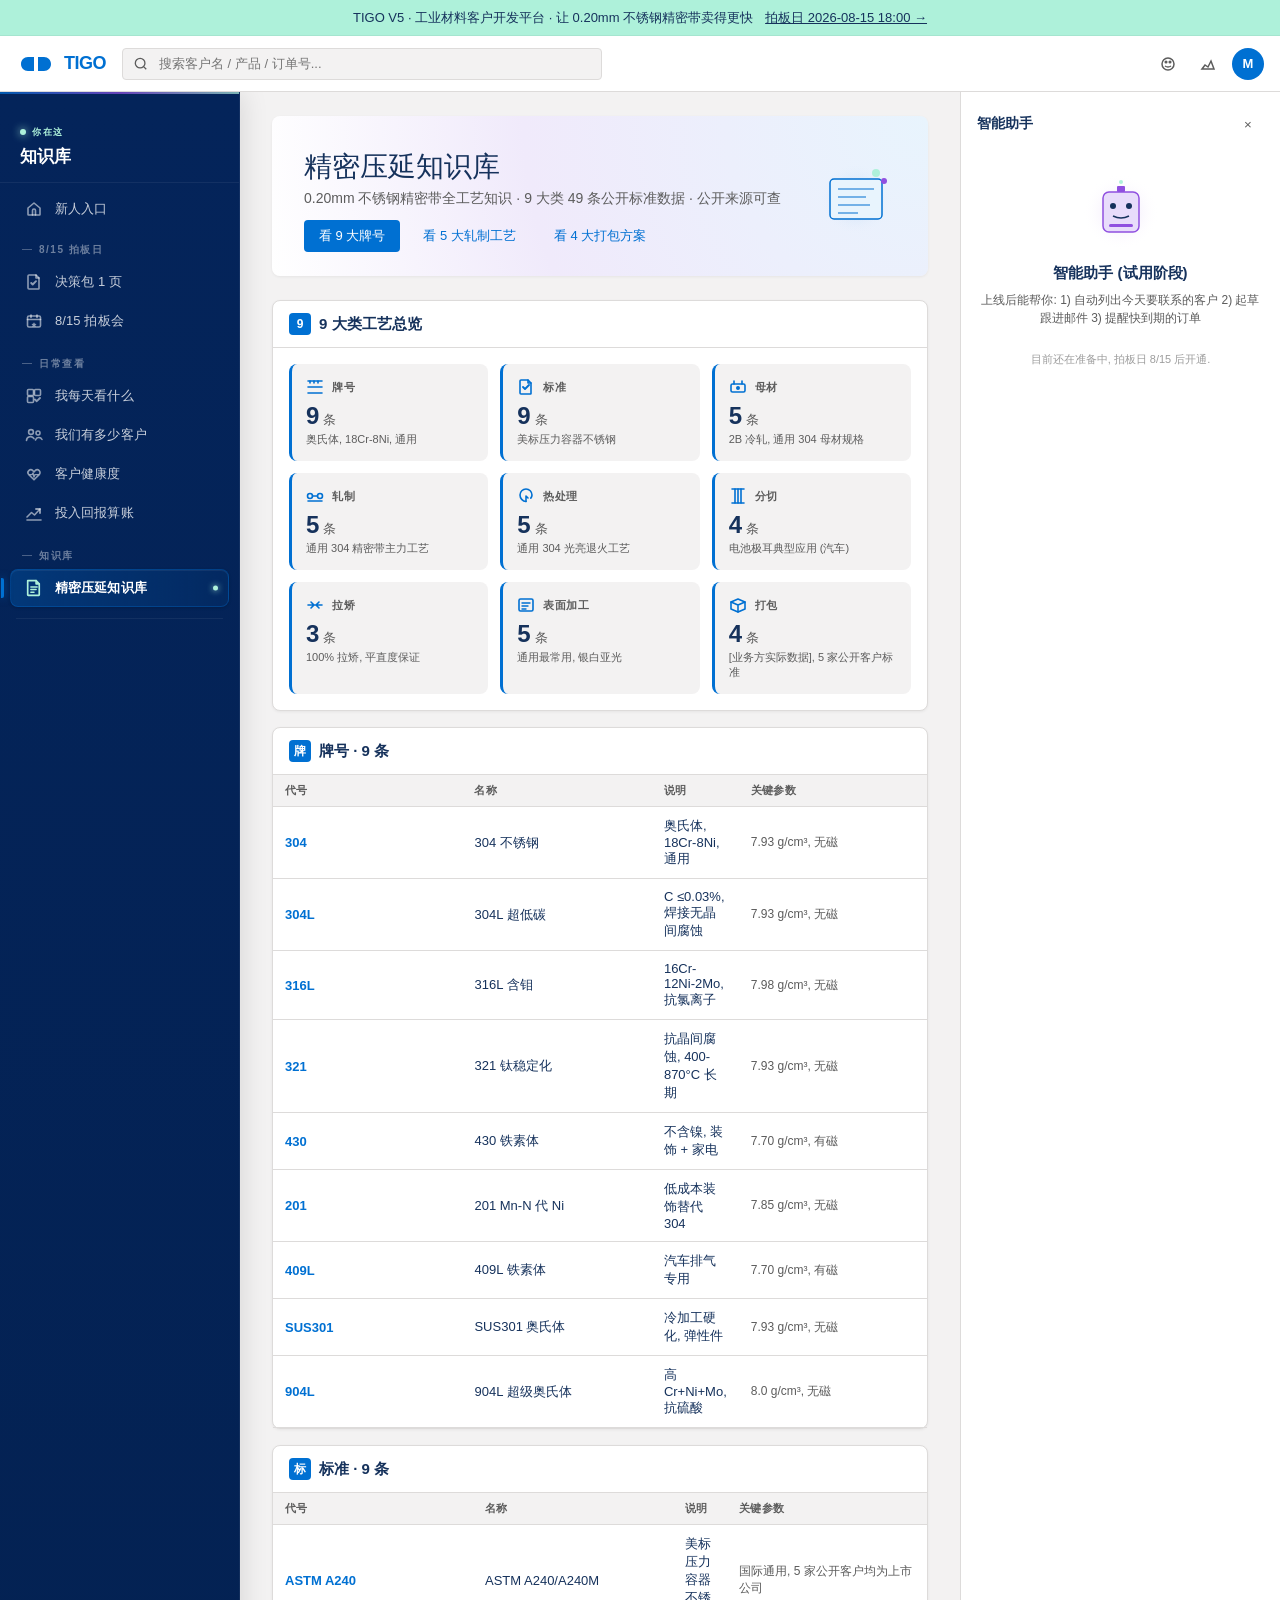
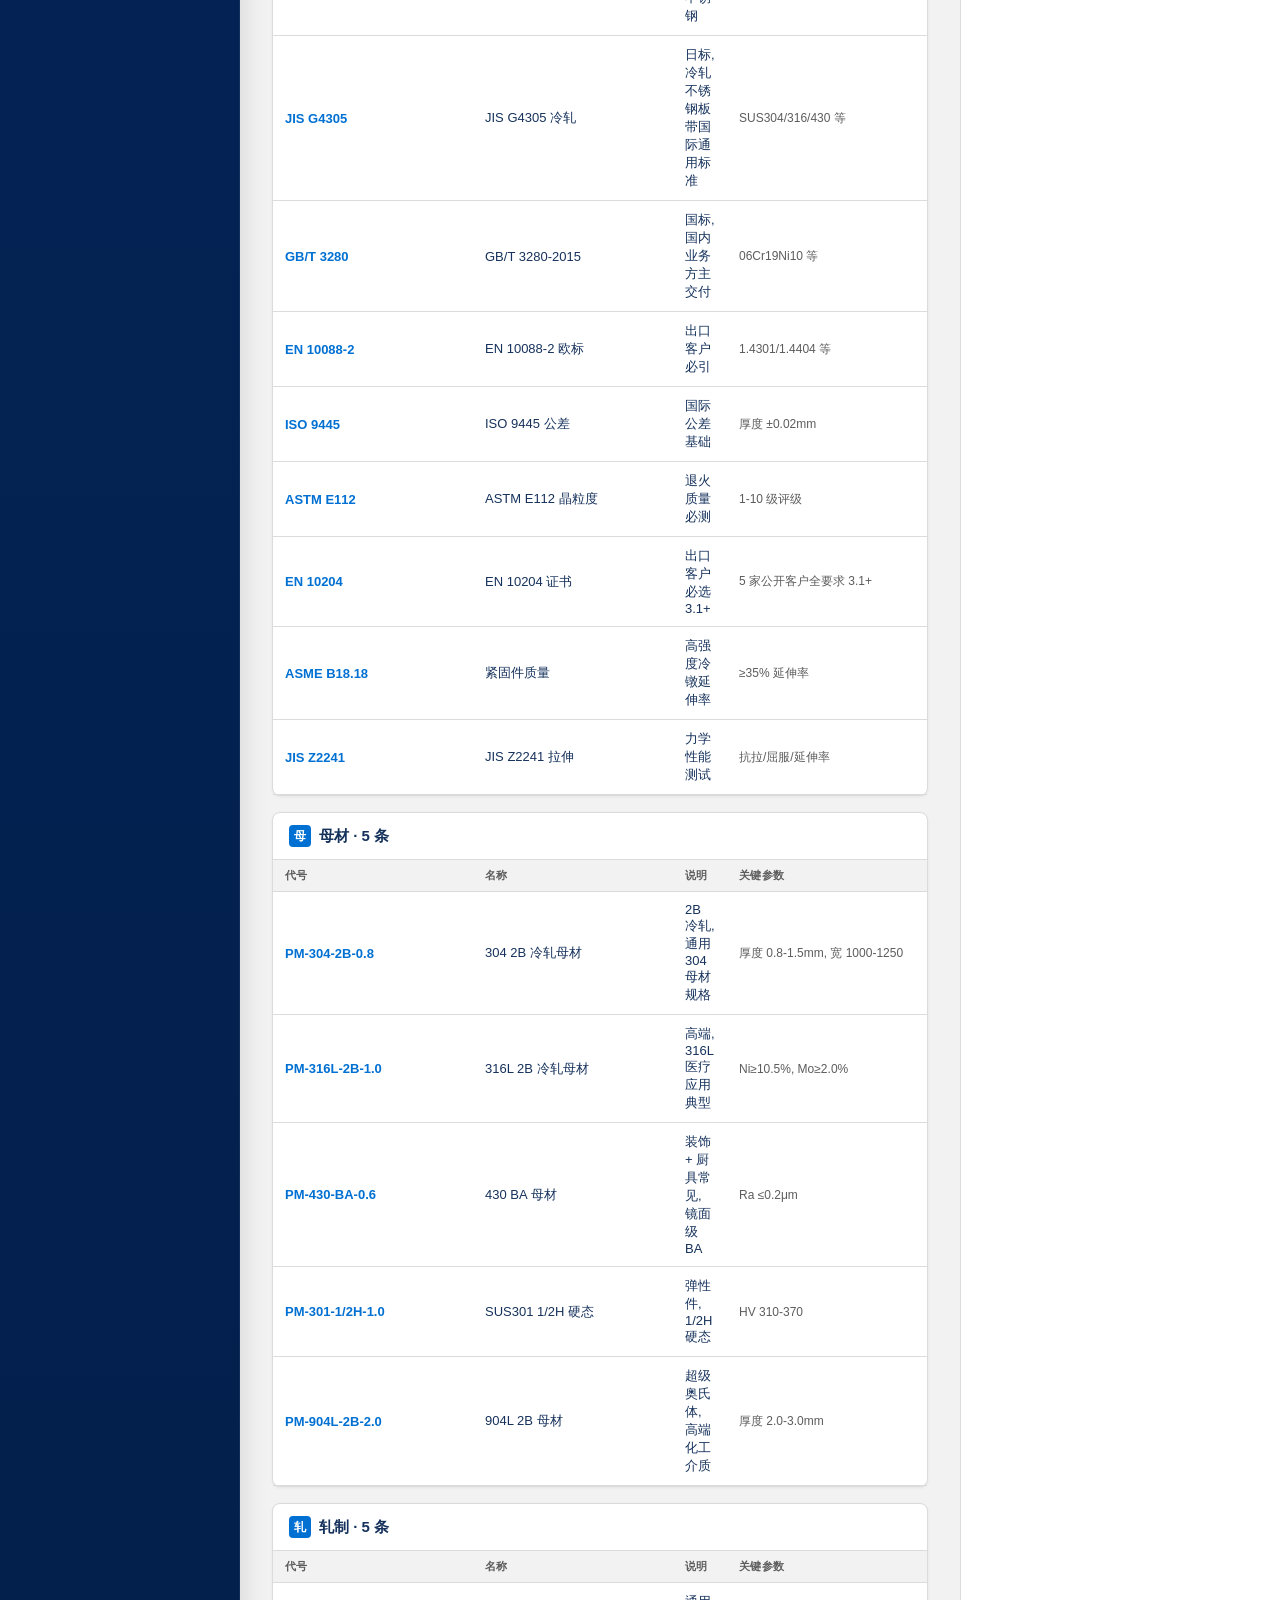
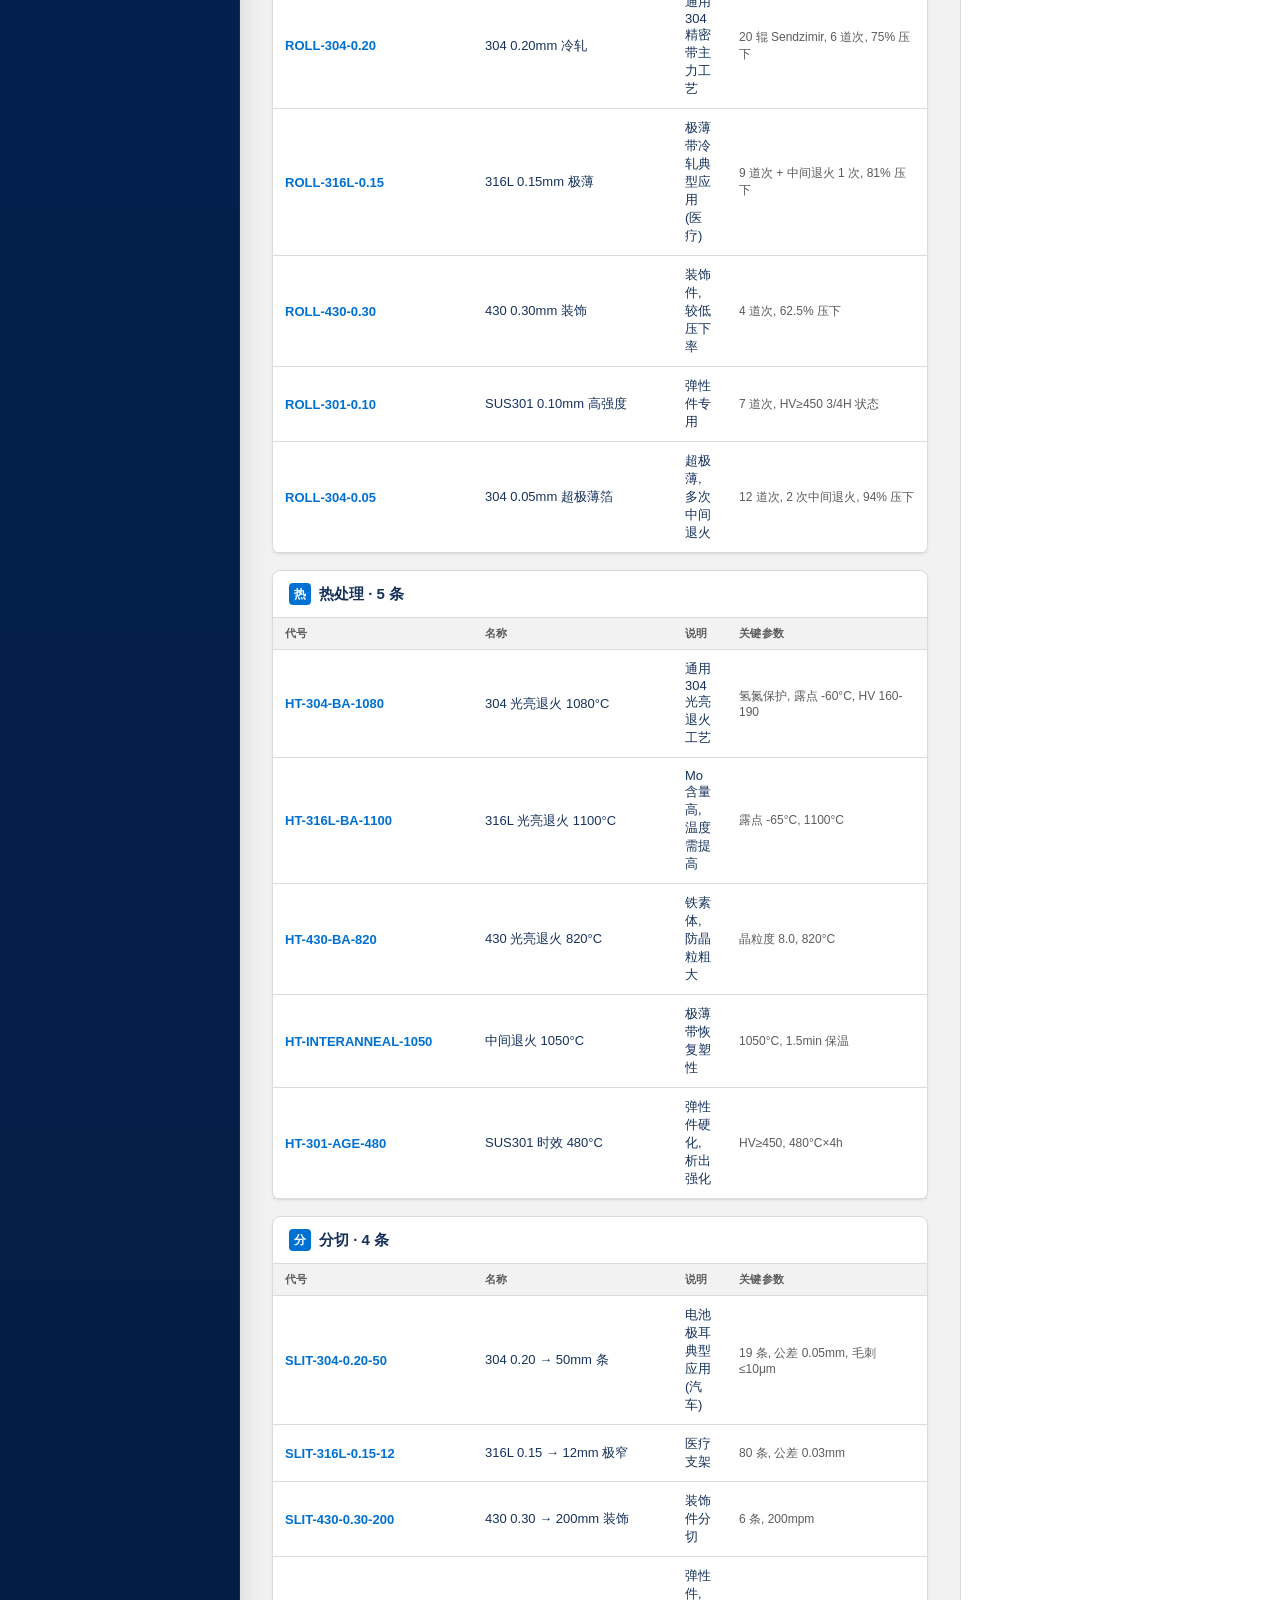
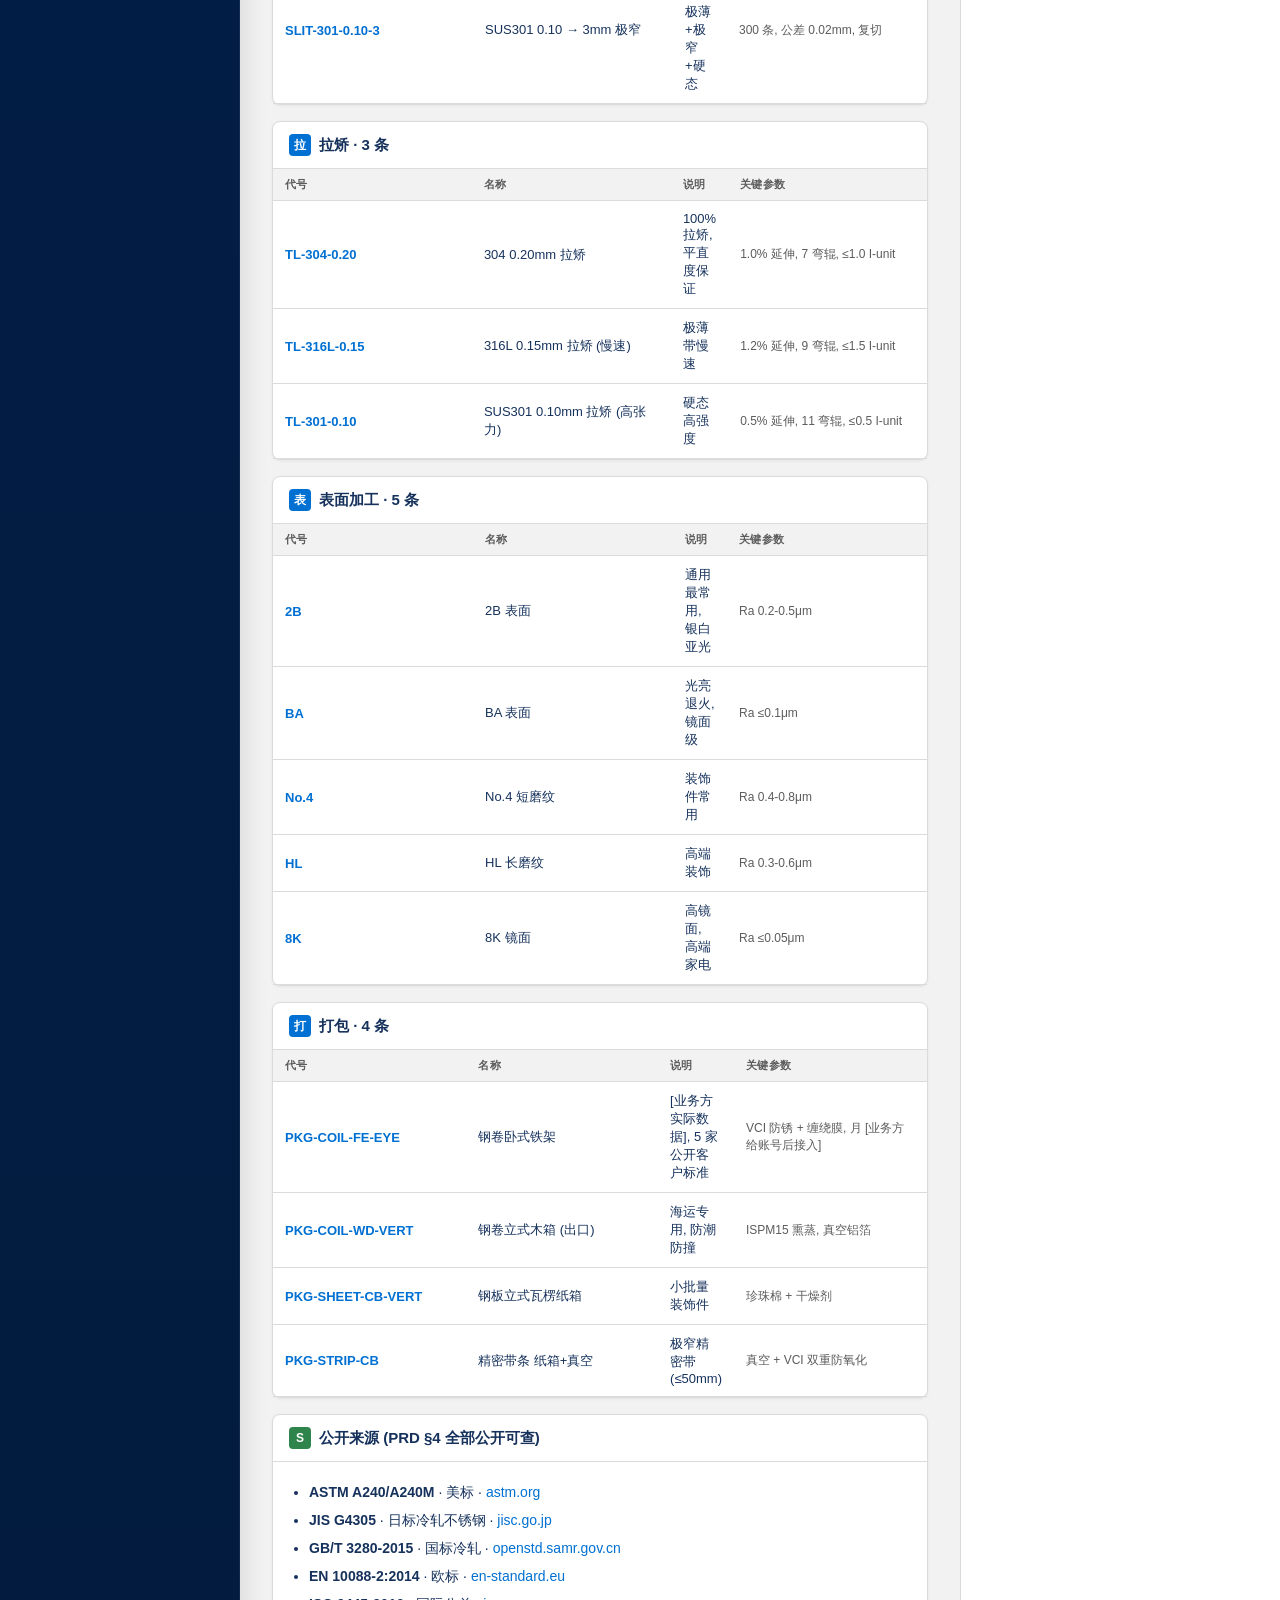
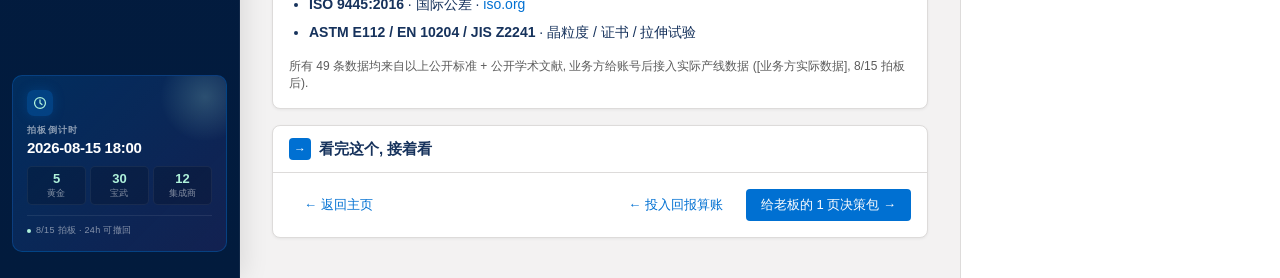
<file: knowledge-base/index.html>
﻿<!DOCTYPE html>
<html lang="zh-CN">
<head>
<meta charset="UTF-8">
<meta name="viewport" content="width=device-width, initial-scale=1.0">
<title>TIGO V5 · 精密压延知识库 · TIGO V5</title>
<style>
/* TIGO V5 — Salesforce Lightning 风格 baseline (跟 apps/web/src/app/globals.css 1:1 同步)
   AGENTS.md §15: 此 CSS 是 baseline 不可修改, 只许改内容不许改样式 */
:root {
  --sf-blue: #0070D2;
  --sf-blue-hover: #005FB2;
  --sf-blue-dark: #032D60;
  --sf-purple: #9050E0;
  --sf-bg: #F3F2F2;
  --sf-card: #FFFFFF;
  --sf-border: #DDDBDA;
  --sf-text: #16325C;
  --sf-text-muted: #5C5C5C;
  --sf-text-light: #9C9C9C;
  --sf-success: #2E844A;
  --sf-success-bg: #EBF7EE;
  --sf-error: #BA0517;
  --sf-error-bg: #FEF1F1;
  --sf-warning: #FE9331;
  --sf-warning-bg: #FEF4E5;
  --sf-info: #0070D2;
  --sf-info-bg: #E8F4FD;
  --sf-promo: #AEF1DA;
  --sf-promo-text: #16325C;
  --sf-radius-sm: 4px;
  --sf-radius: 8px;
  --sf-radius-lg: 12px;
  --sf-shadow-1: 0 1px 3px rgba(0, 0, 0, 0.06);
  --sf-shadow-2: 0 2px 8px rgba(0, 0, 0, 0.08);
  --sf-font: -apple-system, BlinkMacSystemFont, "Segoe UI", "PingFang SC", "Microsoft YaHei", Roboto, sans-serif;
}
* { box-sizing: border-box; }
html, body { margin: 0; padding: 0; font-size: 14px; font-family: var(--sf-font); color: var(--sf-text); background: var(--sf-bg); -webkit-font-smoothing: antialiased; }
a { color: var(--sf-blue); text-decoration: none; }
a:hover { text-decoration: underline; }

.sf-promo-bar { height: 36px; background: var(--sf-promo); color: var(--sf-promo-text); display: flex; align-items: center; justify-content: center; font-size: 13px; font-weight: 500; border-bottom: 1px solid rgba(0, 0, 0, 0.05); position: sticky; top: 0; z-index: 50; }
.sf-promo-bar a { color: var(--sf-promo-text); text-decoration: underline; margin-left: 12px; }

.sf-topbar { height: 56px; background: var(--sf-card); border-bottom: 1px solid var(--sf-border); display: flex; align-items: center; padding: 0 16px; gap: 16px; position: sticky; top: 36px; z-index: 49; }
.sf-logo { display: flex; align-items: center; gap: 8px; font-size: 18px; font-weight: 700; color: var(--sf-blue); letter-spacing: -0.5px; }
.sf-topbar-search { flex: 1; max-width: 480px; position: relative; }
.sf-topbar-search input { width: 100%; height: 32px; border: 1px solid var(--sf-border); border-radius: var(--sf-radius-sm); padding: 0 12px 0 36px; font-size: 13px; background: var(--sf-bg); color: var(--sf-text); outline: none; font-family: inherit; }
.sf-topbar-search input:focus { border-color: var(--sf-blue); }
.sf-topbar-search::before { content: ""; position: absolute; left: 12px; top: 50%; transform: translateY(-50%); width: 14px; height: 14px; background-image: url("data:image/svg+xml;utf8,<svg xmlns='http://www.w3.org/2000/svg' viewBox='0 0 16 16'><path d='M11 11l3 3m-1.5-7a5.5 5.5 0 11-11 0 5.5 5.5 0 0111 0z' stroke='%235C5C5C' stroke-width='1.5' fill='none'/></svg>"); background-repeat: no-repeat; }
.sf-topbar-actions { display: flex; align-items: center; gap: 8px; margin-left: auto; }
.sf-icon-btn { width: 32px; height: 32px; display: flex; align-items: center; justify-content: center; background: transparent; border: 1px solid transparent; border-radius: var(--sf-radius-sm); cursor: pointer; color: var(--sf-text-muted); }
.sf-icon-btn:hover { background: var(--sf-bg); color: var(--sf-blue); }
.sf-avatar { width: 32px; height: 32px; background: var(--sf-blue); color: white; border-radius: 50%; display: flex; align-items: center; justify-content: center; font-size: 13px; font-weight: 600; }

.sf-layout { display: flex; min-height: calc(100vh - 92px); }
.sf-sidebar { width: 220px; background: var(--sf-blue-dark); color: white; padding: 12px 0; flex-shrink: 0; }
.sf-nav-item { display: flex; align-items: center; gap: 12px; padding: 8px 16px; color: rgba(255, 255, 255, 0.85); cursor: pointer; font-size: 13px; border-left: 3px solid transparent; text-decoration: none; }
.sf-nav-item:hover { background: rgba(255, 255, 255, 0.08); text-decoration: none; }
.sf-nav-item.active { background: rgba(255, 255, 255, 0.12); border-left-color: var(--sf-blue); color: white; }
.sf-nav-icon { width: 16px; height: 16px; flex-shrink: 0; }

.sf-main { flex: 1; padding: 24px 32px; max-width: 1280px; overflow-x: auto; }
.sf-rightpanel { width: 320px; background: var(--sf-card); border-left: 1px solid var(--sf-border); padding: 16px; flex-shrink: 0; }

.sf-welcome-banner { background: radial-gradient(circle at top right, #E8F4FD 0%, #F0EAFB 60%, #FFFFFF 100%); border-radius: var(--sf-radius); padding: 32px 32px 24px; display: flex; align-items: center; justify-content: space-between; gap: 24px; margin-bottom: 24px; box-shadow: var(--sf-shadow-1); min-height: 140px; }
.sf-welcome-banner h1 { margin: 0 0 4px 0; font-size: 28px; font-weight: 400; color: var(--sf-text); }
.sf-welcome-banner .sub { margin: 0; color: var(--sf-text-muted); font-size: 14px; }
.sf-welcome-illust { flex-shrink: 0; }

.sf-card { background: var(--sf-card); border-radius: var(--sf-radius); box-shadow: var(--sf-shadow-1); border: 1px solid var(--sf-border); margin-bottom: 16px; }
.sf-card-header { padding: 12px 16px; border-bottom: 1px solid var(--sf-border); display: flex; align-items: center; justify-content: space-between; }
.sf-card-title { display: flex; align-items: center; gap: 8px; margin: 0; font-size: 15px; font-weight: 600; }
.sf-card-title-icon { width: 22px; height: 22px; display: inline-flex; align-items: center; justify-content: center; color: white; border-radius: 4px; font-size: 12px; font-weight: 700; flex-shrink: 0; }
.sf-card-link { font-size: 12px; }
.sf-card-body { padding: 16px; }

.sf-kpi-grid { display: grid; grid-template-columns: repeat(5, 1fr); gap: 12px; padding: 16px; }
.sf-kpi { padding-left: 12px; border-left: 3px solid var(--sf-blue); }
.sf-kpi.success { border-left-color: var(--sf-success); }
.sf-kpi.warning { border-left-color: var(--sf-warning); }
.sf-kpi.error { border-left-color: var(--sf-error); }
.sf-kpi.purple { border-left-color: var(--sf-purple); }
.sf-kpi-label { font-size: 11px; color: var(--sf-text-muted); text-transform: uppercase; letter-spacing: 0.5px; }
.sf-kpi-value { font-size: 28px; font-weight: 700; color: var(--sf-text); margin: 4px 0 2px 0; }
.sf-kpi-sub { font-size: 11px; color: var(--sf-text-light); }

.sf-score-grid { display: grid; grid-template-columns: repeat(5, 1fr); gap: 12px; }
.sf-score-cell { padding: 12px; }
.sf-score-name { font-size: 11px; color: var(--sf-text-muted); text-transform: uppercase; }
.sf-score-val { font-size: 20px; font-weight: 700; margin: 4px 0 8px 0; }
.sf-score-bar { height: 6px; background: var(--sf-border); border-radius: 3px; overflow: hidden; }
.sf-score-bar > div { height: 100%; background: var(--sf-blue); border-radius: 3px; }

.sf-gate-grid { display: grid; grid-template-columns: repeat(3, 1fr); gap: 12px; padding: 16px; }
.sf-gate-card { padding: 12px; background: var(--sf-bg); border-radius: var(--sf-radius-sm); }
.sf-gate-label { font-size: 13px; font-weight: 600; }
.sf-gate-desc { font-size: 11px; color: var(--sf-text-muted); margin-top: 4px; }

.sf-tab-bar { display: flex; border-bottom: 1px solid var(--sf-border); padding: 0 16px; gap: 4px; }
.sf-tab { padding: 10px 14px; font-size: 13px; color: var(--sf-text-muted); cursor: pointer; border-bottom: 2px solid transparent; margin-bottom: -1px; }
.sf-tab:hover { color: var(--sf-blue); }
.sf-tab.active { color: var(--sf-blue); border-bottom-color: var(--sf-blue); font-weight: 600; }

.sf-btn { display: inline-flex; align-items: center; gap: 6px; height: 32px; padding: 0 14px; border-radius: var(--sf-radius-sm); font-size: 13px; font-weight: 500; cursor: pointer; border: 1px solid transparent; font-family: inherit; text-decoration: none; }
.sf-btn-primary { background: var(--sf-blue); color: white; }
.sf-btn-primary:hover { background: var(--sf-blue-hover); }
.sf-btn-success { background: var(--sf-success); color: white; }
.sf-btn-danger { background: white; color: var(--sf-error); border-color: var(--sf-error); }
.sf-btn-link { background: transparent; color: var(--sf-blue); padding: 0; height: auto; }
.sf-btn:disabled { opacity: 0.5; cursor: not-allowed; }

.sf-chip { display: inline-flex; align-items: center; gap: 4px; height: 22px; padding: 0 10px; border-radius: 11px; font-size: 11px; font-weight: 600; letter-spacing: 0.3px; }
.sf-chip.v0, .sf-chip.v1, .sf-chip.v2, .sf-chip.v3 { background: var(--sf-info-bg); color: var(--sf-info); }
.sf-chip.v4, .sf-chip.v5, .sf-chip.v6 { background: var(--sf-success-bg); color: var(--sf-success); }
.sf-chip.gate-PASSED { background: var(--sf-success-bg); color: var(--sf-success); }
.sf-chip.gate-BLOCKED { background: var(--sf-error-bg); color: var(--sf-error); }
.sf-chip.gate-PENDING { background: var(--sf-bg); color: var(--sf-text-muted); }

.sf-table { width: 100%; border-collapse: collapse; font-size: 13px; }
.sf-table th { text-align: left; padding: 8px 12px; font-size: 11px; text-transform: uppercase; color: var(--sf-text-muted); border-bottom: 1px solid var(--sf-border); background: var(--sf-bg); font-weight: 600; letter-spacing: 0.3px; }
.sf-table td { padding: 10px 12px; border-bottom: 1px solid var(--sf-border); }
.sf-table tr:hover td { background: var(--sf-bg); }
.sf-table-empty { padding: 40px; text-align: center; color: var(--sf-text-muted); }

.sf-nba-banner { padding: 12px 16px; border-left: 3px solid var(--sf-blue); background: var(--sf-info-bg); border-radius: 0 var(--sf-radius-sm) var(--sf-radius-sm) 0; margin: 12px 0; }
.sf-nba-banner .action { font-size: 18px; font-weight: 700; color: var(--sf-text); margin: 0 0 4px 0; }
.sf-nba-banner .target { font-size: 12px; color: var(--sf-text-muted); margin: 0; }

.sf-empty { text-align: center; padding: 48px 24px; color: var(--sf-text-muted); }
.sf-empty-title { font-size: 16px; color: var(--sf-text); margin: 0 0 4px 0; font-weight: 500; }

@media (max-width: 1100px) {
  .sf-kpi-grid { grid-template-columns: repeat(2, 1fr); }
  .sf-score-grid { grid-template-columns: repeat(2, 1fr); }
  .sf-gate-grid { grid-template-columns: repeat(2, 1fr); }
}
@media (max-width: 760px) {
  .sf-layout { flex-direction: column; }
  .sf-sidebar { width: 100%; }
  .sf-rightpanel { display: none; }
  .sf-kpi-grid { grid-template-columns: 1fr; }
  .sf-gate-grid { grid-template-columns: 1fr; }
  .sf-main { padding: 16px; }
  .sf-welcome-banner { flex-direction: column; align-items: flex-start; padding: 20px; }
}



/* === Sidebar v7: 重设计 (深蓝渐变 + context 指示 + 真正设计感) === */
.sf-sidebar {
  width: 240px;
  background: linear-gradient(180deg, #04245A 0%, #021B3D 100%);
  color: white;
  display: flex;
  flex-direction: column;
  flex-shrink: 0;
  position: relative;
  border-right: 1px solid rgba(255, 255, 255, 0.06);
  box-shadow: 1px 0 0 rgba(255, 255, 255, 0.04), 4px 0 24px rgba(0, 0, 0, 0.10);
  min-height: 100%;
}
.sf-sidebar::before {
  content: "";
  position: absolute;
  top: 0; left: 0; right: 0;
  height: 2px;
  background: linear-gradient(90deg, #0070D2 0%, #9050E0 50%, #AEF1DA 100%);
  opacity: 0.7;
  z-index: 2;
  pointer-events: none;
}

/* 你在这 (You are here) 顶部 context 指示 */
.sf-sidebar-context {
  padding: 18px 20px 14px;
  border-bottom: 1px solid rgba(255, 255, 255, 0.06);
  margin-bottom: 6px;
  position: relative;
}
.sf-sidebar-context-pulse {
  display: inline-flex;
  align-items: center;
  gap: 6px;
  font-size: 9px;
  color: #AEF1DA;
  text-transform: uppercase;
  letter-spacing: 1.6px;
  font-weight: 700;
}
.sf-sidebar-context-pulse::before {
  content: "";
  width: 6px; height: 6px;
  background: #AEF1DA;
  border-radius: 50%;
  box-shadow: 0 0 8px #AEF1DA;
  animation: sf-sidebar-pulse 2s ease-in-out infinite;
}
@keyframes sf-sidebar-pulse {
  0%, 100% { opacity: 1; transform: scale(1); }
  50% { opacity: 0.45; transform: scale(0.78); }
}
.sf-sidebar-context-name {
  font-size: 17px;
  color: #fff;
  font-weight: 700;
  margin-top: 6px;
  letter-spacing: -0.2px;
}

/* Section */
.sf-sidebar-section {
  padding: 6px 0 2px;
}
.sf-sidebar-section-title {
  padding: 8px 22px 5px;
  font-size: 10px;
  color: rgba(255, 255, 255, 0.42);
  text-transform: uppercase;
  letter-spacing: 1.5px;
  font-weight: 700;
  display: flex;
  align-items: center;
  gap: 7px;
}
.sf-sidebar-section-title::before {
  content: "";
  width: 10px;
  height: 1px;
  background: rgba(255, 255, 255, 0.28);
}

/* Nav item - 基础态 */
.sf-nav-item {
  position: relative;
  display: flex;
  align-items: center;
  gap: 12px;
  padding: 9px 14px;
  margin: 1px 10px;
  border-radius: 8px;
  color: rgba(255, 255, 255, 0.78);
  font-size: 13px;
  font-weight: 500;
  cursor: pointer;
  text-decoration: none;
  transition: background-color 200ms cubic-bezier(0.4, 0, 0.2, 1),
              color 200ms cubic-bezier(0.4, 0, 0.2, 1),
              border-color 200ms cubic-bezier(0.4, 0, 0.2, 1),
              box-shadow 200ms cubic-bezier(0.4, 0, 0.2, 1);
  border: 1px solid transparent;
  letter-spacing: 0.1px;
}
.sf-nav-item:hover {
  background: rgba(255, 255, 255, 0.06);
  color: rgba(255, 255, 255, 0.98);
  text-decoration: none;
}
.sf-nav-item .sf-nav-icon {
  width: 18px;
  height: 18px;
  flex-shrink: 0;
  color: rgba(255, 255, 255, 0.55);
  display: inline-flex;
  align-items: center;
  justify-content: center;
  transition: color 200ms cubic-bezier(0.4, 0, 0.2, 1),
              transform 200ms cubic-bezier(0.4, 0, 0.2, 1);
}
.sf-nav-item:hover .sf-nav-icon {
  color: #AEF1DA;
  transform: scale(1.08);
}

/* Active state - 真正的视觉冲击 */
.sf-nav-item.active {
  background: linear-gradient(90deg, rgba(0, 112, 210, 0.28) 0%, rgba(0, 112, 210, 0.08) 100%);
  color: #fff;
  font-weight: 600;
  border-color: rgba(0, 112, 210, 0.32);
  box-shadow: 0 1px 3px rgba(0, 0, 0, 0.18), inset 0 1px 0 rgba(255, 255, 255, 0.06);
}
.sf-nav-item.active::before {
  content: "";
  position: absolute;
  left: -10px;
  top: 50%;
  transform: translateY(-50%);
  width: 3px;
  height: 20px;
  background: #0070D2;
  border-radius: 0 2px 2px 0;
  box-shadow: 0 0 8px rgba(0, 112, 210, 0.6);
}
.sf-nav-item.active .sf-nav-icon {
  color: #AEF1DA;
  transform: scale(1.05);
}
.sf-nav-item.active::after {
  content: "";
  position: absolute;
  right: 10px;
  top: 50%;
  transform: translateY(-50%);
  width: 5px;
  height: 5px;
  background: #AEF1DA;
  border-radius: 50%;
  box-shadow: 0 0 6px #AEF1DA;
}

/* Divider */
.sf-sidebar-divider {
  height: 1px;
  background: rgba(255, 255, 255, 0.06);
  margin: 8px 16px;
}

/* 底部拍板倒计时卡 - 多色渐变 + 装饰性光晕 */
.sf-sidebar-deadline {
  margin: auto 12px 14px 12px;
  padding: 14px;
  background: linear-gradient(135deg, rgba(0, 112, 210, 0.22) 0%, rgba(144, 80, 224, 0.12) 100%);
  border: 1px solid rgba(0, 112, 210, 0.35);
  border-radius: 10px;
  position: relative;
  overflow: hidden;
}
.sf-sidebar-deadline::before {
  content: "";
  position: absolute;
  top: -24px; right: -24px;
  width: 90px; height: 90px;
  background: radial-gradient(circle, rgba(174, 241, 218, 0.20) 0%, transparent 70%);
  pointer-events: none;
}
.sf-sidebar-deadline-icon {
  display: inline-flex;
  width: 26px; height: 26px;
  background: rgba(0, 112, 210, 0.32);
  color: #AEF1DA;
  border-radius: 7px;
  align-items: center;
  justify-content: center;
  margin-bottom: 8px;
  position: relative;
  z-index: 1;
  box-shadow: 0 0 12px rgba(0, 112, 210, 0.25);
}
.sf-sidebar-deadline-label {
  font-size: 9px;
  color: rgba(255, 255, 255, 0.55);
  text-transform: uppercase;
  letter-spacing: 1.3px;
  font-weight: 700;
  position: relative;
  z-index: 1;
}
.sf-sidebar-deadline-date {
  font-size: 15px;
  font-weight: 700;
  color: #fff;
  margin-top: 2px;
  font-variant-numeric: tabular-nums;
  letter-spacing: -0.3px;
  position: relative;
  z-index: 1;
}
.sf-sidebar-deadline-stats {
  display: flex;
  gap: 4px;
  margin-top: 10px;
  position: relative;
  z-index: 1;
}
.sf-sidebar-deadline-stat {
  flex: 1;
  text-align: center;
  padding: 5px 0 4px;
  background: rgba(0, 0, 0, 0.18);
  border-radius: 5px;
  border: 1px solid rgba(255, 255, 255, 0.06);
}
.sf-sidebar-deadline-stat strong {
  display: block;
  color: #AEF1DA;
  font-size: 13px;
  font-weight: 700;
  font-variant-numeric: tabular-nums;
  line-height: 1.1;
}
.sf-sidebar-deadline-stat span {
  display: block;
  color: rgba(255, 255, 255, 0.5);
  font-size: 9px;
  margin-top: 1px;
  letter-spacing: 0.2px;
}
.sf-sidebar-deadline-sub {
  font-size: 9px;
  color: rgba(255, 255, 255, 0.5);
  margin-top: 10px;
  padding-top: 8px;
  border-top: 1px solid rgba(255, 255, 255, 0.08);
  letter-spacing: 0.3px;
  position: relative;
  z-index: 1;
  display: flex;
  align-items: center;
  gap: 5px;
}
.sf-sidebar-deadline-sub::before {
  content: "";
  width: 4px; height: 4px;
  background: #AEF1DA;
  border-radius: 50%;
  flex-shrink: 0;
}
</style>
</head>
<body>
  <div class="sf-promo-bar">
    <span>TIGO V5 · 工业材料客户开发平台 · 让 0.20mm 不锈钢精密带卖得更快</span>
    <a href="#">拍板日 2026-08-15 18:00 →</a>
  </div>
  <header class="sf-topbar">
    <a href="index.html" class="sf-logo">
<svg viewBox="0 0 40 24" width="40" height="24" aria-label="TIGO">
  <path d="M5 12 C 5 8, 8 5, 12 5 H 18 V 19 H 12 C 8 19, 5 16, 5 12 Z M 22 5 H 28 C 32 5, 35 8, 35 12 C 35 16, 32 19, 28 19 H 22 Z" fill="#0070D2" />
</svg>
<span>TIGO</span></a>
    <div class="sf-topbar-search"><input type="text" placeholder="搜索客户名 / 产品 / 订单号..." /></div>
    <div class="sf-topbar-actions">
      <button class="sf-icon-btn" title="智能助手 (暂未启用)" aria-label="智能助手"><svg viewBox="0 0 16 16" width="16" height="16" fill="none" stroke="currentColor" stroke-width="1.5"><circle cx="8" cy="8" r="6" /><circle cx="6" cy="6" r="0.8" fill="currentColor" /><circle cx="10" cy="6" r="0.8" fill="currentColor" /><path d="M5 10 Q 8 12, 11 10" /></svg></button>
      <button class="sf-icon-btn" title="评分" aria-label="评分"><svg viewBox="0 0 16 16" width="16" height="16" fill="none" stroke="currentColor" stroke-width="1.5"><path d="M2 13 L 5 9 L 8 11 L 11 5 L 14 13 Z" /></svg></button>
      <div class="sf-avatar">M</div>
    </div>
  </header>
  <div class="sf-layout">
    <nav class="sf-sidebar" aria-label="主导航"><div class="sf-sidebar-context"><div class="sf-sidebar-context-pulse">你在这</div><div class="sf-sidebar-context-name">知识库</div></div><a class="sf-nav-item" href="../index.html" title="5 分钟上手"><span class="sf-nav-icon"><svg viewBox="0 0 18 18" width="18" height="18" fill="none" stroke="currentColor" stroke-width="1.6" stroke-linecap="round" stroke-linejoin="round"><path d="M3 8 L 9 3 L 15 8 V 14.5 a 0.5 0.5 0 0 1 -0.5 0.5 H 3.5 a 0.5 0.5 0 0 1 -0.5 -0.5 Z"/><path d="M7.5 15 V 10.5 a 1.5 1.5 0 0 1 3 0 V 15"/></svg></span><span>新人入口</span></a><div class="sf-sidebar-section"><div class="sf-sidebar-section-title">8/15 拍板日</div><a class="sf-nav-item" href="../board-ppt-1page/index.html" title="给老板看的 1 页 PPT"><span class="sf-nav-icon"><svg viewBox="0 0 18 18" width="18" height="18" fill="none" stroke="currentColor" stroke-width="1.6" stroke-linecap="round" stroke-linejoin="round"><path d="M4 2 H 11 L 14 5 V 15.5 a 0.5 0.5 0 0 1 -0.5 0.5 H 4 a 1 1 0 0 1 -1 -1 V 3 a 1 1 0 0 1 1 -1 Z"/><path d="M11 2 V 5 H 14"/><path d="M6.2 10 L 7.7 11.5 L 11 8.2" stroke-width="1.9"/></svg></span><span>决策包 1 页</span></a><a class="sf-nav-item" href="../demo-day-1hour/index.html" title="现场流程 · 1 小时跑完"><span class="sf-nav-icon"><svg viewBox="0 0 18 18" width="18" height="18" fill="none" stroke="currentColor" stroke-width="1.6" stroke-linecap="round" stroke-linejoin="round"><rect x="2.5" y="4" width="13" height="11" rx="1.5"/><path d="M2.5 7.5 H 15.5"/><path d="M6 3 V 5.5"/><path d="M12 3 V 5.5"/><path d="M9 10.2 L 9.85 11.85 L 11.6 12.1 L 10.3 13.35 L 10.65 15.1 L 9 14.25 L 7.35 15.1 L 7.7 13.35 L 6.4 12.1 L 8.15 11.85 Z" fill="currentColor" stroke="none"/></svg></span><span>8/15 拍板会</span></a></div><div class="sf-sidebar-section"><div class="sf-sidebar-section-title">日常查看</div><a class="sf-nav-item" href="../daily-12d/index.html" title="12 个核心指标"><span class="sf-nav-icon"><svg viewBox="0 0 18 18" width="18" height="18" fill="none" stroke="currentColor" stroke-width="1.6" stroke-linecap="round" stroke-linejoin="round"><rect x="2.5" y="2.5" width="6" height="6" rx="1"/><rect x="9.5" y="2.5" width="6" height="6" rx="1"/><rect x="2.5" y="9.5" width="6" height="6" rx="1"/><path d="M10 12.5 L 11.8 14.2 L 15 11" stroke-width="1.9"/></svg></span><span>我每天看什么</span></a><a class="sf-nav-item" href="../g2-3000/index.html" title="3000 个潜在客户 + 5 家"><span class="sf-nav-icon"><svg viewBox="0 0 18 18" width="18" height="18" fill="none" stroke="currentColor" stroke-width="1.6" stroke-linecap="round" stroke-linejoin="round"><circle cx="6" cy="6" r="2.4"/><circle cx="13" cy="7" r="2"/><path d="M1.5 14.5 a 4 4 0 0 1 7.5 -1.8"/><path d="M10.5 14 a 3.5 3.5 0 0 1 6.5 -0.5"/></svg></span><span>我们有多少客户</span></a><a class="sf-nav-item" href="../kpi-dashboard-v3/index.html" title="320 个评分"><span class="sf-nav-icon"><svg viewBox="0 0 18 18" width="18" height="18" fill="none" stroke="currentColor" stroke-width="1.6" stroke-linecap="round" stroke-linejoin="round"><path d="M9 14.8 L 3.8 9.6 a 2.8 2.8 0 0 1 4 -4 L 9 7 L 10.2 5.6 a 2.8 2.8 0 0 1 4 4 Z"/><path d="M5 9.6 H 7 L 8 8 L 9 12 L 10 9.6 H 13" stroke-width="1.4"/></svg></span><span>客户健康度</span></a><a class="sf-nav-item" href="../roi-dashboard-v2/index.html" title="125x 杠杆真实算账"><span class="sf-nav-icon"><svg viewBox="0 0 18 18" width="18" height="18" fill="none" stroke="currentColor" stroke-width="1.6" stroke-linecap="round" stroke-linejoin="round"><path d="M2 13 L 6.5 8.5 L 9.5 11 L 15 5"/><path d="M11 5 H 15 V 9" stroke-width="1.9"/><path d="M2 16 H 16"/></svg></span><span>投入回报算账</span></a></div><div class="sf-sidebar-section"><div class="sf-sidebar-section-title">知识库</div><a class="sf-nav-item active" href="../knowledge-base/index.html" title="精密压延知识库 · 9 大类 49 条"><span class="sf-nav-icon"><svg viewBox="0 0 18 18" width="18" height="18" fill="none" stroke="currentColor" stroke-width="1.6" stroke-linecap="round" stroke-linejoin="round"><path d="M3 2 H 11 L 14 5 V 15.5 a 0.5 0.5 0 0 1 -0.5 0.5 H 3.5 a 0.5 0.5 0 0 1 -0.5 -0.5 Z"/><path d="M11 2 V 5 H 14"/><path d="M6 8 L 12 8 M 6 10.5 L 11 10.5 M 6 13 L 9 13" stroke-width="1.4"/></svg></span><span>精密压延知识库</span></a></div><div class="sf-sidebar-divider"></div><div class="sf-sidebar-deadline"><div class="sf-sidebar-deadline-icon"><svg viewBox="0 0 18 18" width="14" height="14" fill="none" stroke="currentColor" stroke-width="1.6" stroke-linecap="round" stroke-linejoin="round"><circle cx="9" cy="9" r="7"/><path d="M9 5 V 9 L 11.5 11"/></svg></div><div class="sf-sidebar-deadline-label">拍板倒计时</div><div class="sf-sidebar-deadline-date">2026-08-15 18:00</div><div class="sf-sidebar-deadline-stats"><div class="sf-sidebar-deadline-stat"><strong>5</strong><span>黄金</span></div><div class="sf-sidebar-deadline-stat"><strong>30</strong><span>宝武</span></div><div class="sf-sidebar-deadline-stat"><strong>12</strong><span>集成商</span></div></div><div class="sf-sidebar-deadline-sub">8/15 拍板 · 24h 可撤回</div></div></nav>
    <main class="sf-main">
<div class="sf-welcome-banner">
  <div>
    <h1>精密压延知识库</h1>
    <p class="sub">0.20mm 不锈钢精密带全工艺知识 · 9 大类 49 条公开标准数据 · 公开来源可查</p>
    <div style="margin-top:12px;display:flex;gap:8px;flex-wrap:wrap;">
      <a class="sf-btn sf-btn-primary" href="#grade">看 9 大牌号</a>
      <a class="sf-btn" href="#rolling">看 5 大轧制工艺</a>
      <a class="sf-btn" href="#packaging">看 4 大打包方案</a>
    </div>
  </div>
  <div class="sf-welcome-illust">
<svg viewBox="0 0 80 80" width="80" height="80">
  <defs><radialGradient id="kbG" cx="50%" cy="50%"><stop offset="0%" stop-color="#0070D2" stop-opacity="0.2" /><stop offset="100%" stop-color="#FFFFFF" stop-opacity="0" /></radialGradient></defs>
  <circle cx="40" cy="40" r="38" fill="url(#kbG)" />
  <rect x="14" y="20" width="52" height="40" rx="4" fill="#E8F4FD" stroke="#0070D2" stroke-width="1.5" />
  <path d="M22 30 L 58 30 M 22 38 L 50 38 M 22 46 L 54 46 M 22 54 L 42 54" stroke="#0070D2" stroke-width="1.2" />
  <circle cx="60" cy="14" r="4" fill="#AEF1DA" />
  <circle cx="68" cy="22" r="3" fill="#9050E0" />
</svg>
</div>
</div>
<div class="sf-card">
  <div class="sf-card-header"><h2 class="sf-card-title"><span class="sf-card-title-icon" style="background:var(--sf-blue);">9</span>9 大类工艺总览</h2></div>
  <div class="sf-card-body" style="display:grid;grid-template-columns:repeat(3,1fr);gap:12px;">
    <a href="#grade" class="sf-kpi" style="text-decoration:none;display:block;padding:14px;border-radius:8px;background:var(--sf-bg);"><div style="display:flex;align-items:center;gap:8px;color:var(--sf-text-muted);font-size:11px;text-transform:uppercase;letter-spacing:0.5px;font-weight:600;"><span style="width:18px;height:18px;display:inline-flex;color:var(--sf-blue);"><svg viewBox="0 0 18 18" width="18" height="18" fill="none" stroke="currentColor" stroke-width="1.6" stroke-linecap="round" stroke-linejoin="round"><path d="M2 3 L 16 3 M 2 9 L 16 9 M 2 15 L 16 15"/><path d="M4 3 L 4 5 M 8 3 L 8 5 M 12 3 L 12 5"/></svg></span>牌号</div><div style="font-size:24px;font-weight:700;color:var(--sf-text);margin-top:6px;">9<span style="font-size:13px;color:var(--sf-text-muted);font-weight:500;margin-left:4px;">条</span></div><div style="font-size:11px;color:var(--sf-text-muted);margin-top:2px;">奥氏体, 18Cr-8Ni, 通用</div></a>
    <a href="#standard" class="sf-kpi" style="text-decoration:none;display:block;padding:14px;border-radius:8px;background:var(--sf-bg);"><div style="display:flex;align-items:center;gap:8px;color:var(--sf-text-muted);font-size:11px;text-transform:uppercase;letter-spacing:0.5px;font-weight:600;"><span style="width:18px;height:18px;display:inline-flex;color:var(--sf-blue);"><svg viewBox="0 0 18 18" width="18" height="18" fill="none" stroke="currentColor" stroke-width="1.6" stroke-linecap="round" stroke-linejoin="round"><path d="M4 2 L 11 2 L 14 5 L 14 15.5 a 0.5 0.5 0 0 1 -0.5 0.5 H 4 a 1 1 0 0 1 -1 -1 V 3 a 1 1 0 0 1 1 -1 Z"/><path d="M11 2 V 5 H 14"/><path d="M6 9 L 8 11 L 12 7" stroke-width="1.9"/></svg></span>标准</div><div style="font-size:24px;font-weight:700;color:var(--sf-text);margin-top:6px;">9<span style="font-size:13px;color:var(--sf-text-muted);font-weight:500;margin-left:4px;">条</span></div><div style="font-size:11px;color:var(--sf-text-muted);margin-top:2px;">美标压力容器不锈钢</div></a>
    <a href="#parent_material" class="sf-kpi" style="text-decoration:none;display:block;padding:14px;border-radius:8px;background:var(--sf-bg);"><div style="display:flex;align-items:center;gap:8px;color:var(--sf-text-muted);font-size:11px;text-transform:uppercase;letter-spacing:0.5px;font-weight:600;"><span style="width:18px;height:18px;display:inline-flex;color:var(--sf-blue);"><svg viewBox="0 0 18 18" width="18" height="18" fill="none" stroke="currentColor" stroke-width="1.6" stroke-linecap="round" stroke-linejoin="round"><rect x="2" y="6" width="14" height="8" rx="1.5"/><path d="M5 6 V 3 M 13 6 V 3"/><circle cx="9" cy="10" r="1.2" fill="currentColor"/></svg></span>母材</div><div style="font-size:24px;font-weight:700;color:var(--sf-text);margin-top:6px;">5<span style="font-size:13px;color:var(--sf-text-muted);font-weight:500;margin-left:4px;">条</span></div><div style="font-size:11px;color:var(--sf-text-muted);margin-top:2px;">2B 冷轧, 通用 304 母材规格</div></a>
    <a href="#rolling" class="sf-kpi" style="text-decoration:none;display:block;padding:14px;border-radius:8px;background:var(--sf-bg);"><div style="display:flex;align-items:center;gap:8px;color:var(--sf-text-muted);font-size:11px;text-transform:uppercase;letter-spacing:0.5px;font-weight:600;"><span style="width:18px;height:18px;display:inline-flex;color:var(--sf-blue);"><svg viewBox="0 0 18 18" width="18" height="18" fill="none" stroke="currentColor" stroke-width="1.6" stroke-linecap="round" stroke-linejoin="round"><circle cx="4" cy="9" r="2.5"/><circle cx="14" cy="9" r="2.5"/><path d="M6.5 9 L 11.5 9 M 2 14 L 16 14"/></svg></span>轧制</div><div style="font-size:24px;font-weight:700;color:var(--sf-text);margin-top:6px;">5<span style="font-size:13px;color:var(--sf-text-muted);font-weight:500;margin-left:4px;">条</span></div><div style="font-size:11px;color:var(--sf-text-muted);margin-top:2px;">通用 304 精密带主力工艺</div></a>
    <a href="#heat_treatment" class="sf-kpi" style="text-decoration:none;display:block;padding:14px;border-radius:8px;background:var(--sf-bg);"><div style="display:flex;align-items:center;gap:8px;color:var(--sf-text-muted);font-size:11px;text-transform:uppercase;letter-spacing:0.5px;font-weight:600;"><span style="width:18px;height:18px;display:inline-flex;color:var(--sf-blue);"><svg viewBox="0 0 18 18" width="18" height="18" fill="none" stroke="currentColor" stroke-width="1.6" stroke-linecap="round" stroke-linejoin="round"><path d="M9 14.5 C 5.5 14.5 3 11 3 8 a 6 6 0 0 1 12 0 c 0 1.2 -0.5 2.3 -1.2 3.1"/><path d="M9 14.5 L 9 9 L 11 11"/></svg></span>热处理</div><div style="font-size:24px;font-weight:700;color:var(--sf-text);margin-top:6px;">5<span style="font-size:13px;color:var(--sf-text-muted);font-weight:500;margin-left:4px;">条</span></div><div style="font-size:11px;color:var(--sf-text-muted);margin-top:2px;">通用 304 光亮退火工艺</div></a>
    <a href="#slitting" class="sf-kpi" style="text-decoration:none;display:block;padding:14px;border-radius:8px;background:var(--sf-bg);"><div style="display:flex;align-items:center;gap:8px;color:var(--sf-text-muted);font-size:11px;text-transform:uppercase;letter-spacing:0.5px;font-weight:600;"><span style="width:18px;height:18px;display:inline-flex;color:var(--sf-blue);"><svg viewBox="0 0 18 18" width="18" height="18" fill="none" stroke="currentColor" stroke-width="1.6" stroke-linecap="round" stroke-linejoin="round"><path d="M3 2 L 15 2 M 3 16 L 15 16"/><path d="M6 2 L 6 16 M 9 2 L 9 16 M 12 2 L 12 16"/></svg></span>分切</div><div style="font-size:24px;font-weight:700;color:var(--sf-text);margin-top:6px;">4<span style="font-size:13px;color:var(--sf-text-muted);font-weight:500;margin-left:4px;">条</span></div><div style="font-size:11px;color:var(--sf-text-muted);margin-top:2px;">电池极耳典型应用 (汽车)</div></a>
    <a href="#tension_leveling" class="sf-kpi" style="text-decoration:none;display:block;padding:14px;border-radius:8px;background:var(--sf-bg);"><div style="display:flex;align-items:center;gap:8px;color:var(--sf-text-muted);font-size:11px;text-transform:uppercase;letter-spacing:0.5px;font-weight:600;"><span style="width:18px;height:18px;display:inline-flex;color:var(--sf-blue);"><svg viewBox="0 0 18 18" width="18" height="18" fill="none" stroke="currentColor" stroke-width="1.6" stroke-linecap="round" stroke-linejoin="round"><path d="M2 9 L 16 9 M 5 6 L 8 9 L 5 12 M 13 6 L 10 9 L 13 12"/></svg></span>拉矫</div><div style="font-size:24px;font-weight:700;color:var(--sf-text);margin-top:6px;">3<span style="font-size:13px;color:var(--sf-text-muted);font-weight:500;margin-left:4px;">条</span></div><div style="font-size:11px;color:var(--sf-text-muted);margin-top:2px;">100% 拉矫, 平直度保证</div></a>
    <a href="#surface_finish" class="sf-kpi" style="text-decoration:none;display:block;padding:14px;border-radius:8px;background:var(--sf-bg);"><div style="display:flex;align-items:center;gap:8px;color:var(--sf-text-muted);font-size:11px;text-transform:uppercase;letter-spacing:0.5px;font-weight:600;"><span style="width:18px;height:18px;display:inline-flex;color:var(--sf-blue);"><svg viewBox="0 0 18 18" width="18" height="18" fill="none" stroke="currentColor" stroke-width="1.6" stroke-linecap="round" stroke-linejoin="round"><rect x="2" y="3" width="14" height="12" rx="1.5"/><path d="M5 7 L 13 7 M 5 10 L 11 10 M 5 13 L 9 13" stroke-width="1.4"/></svg></span>表面加工</div><div style="font-size:24px;font-weight:700;color:var(--sf-text);margin-top:6px;">5<span style="font-size:13px;color:var(--sf-text-muted);font-weight:500;margin-left:4px;">条</span></div><div style="font-size:11px;color:var(--sf-text-muted);margin-top:2px;">通用最常用, 银白亚光</div></a>
    <a href="#packaging" class="sf-kpi" style="text-decoration:none;display:block;padding:14px;border-radius:8px;background:var(--sf-bg);"><div style="display:flex;align-items:center;gap:8px;color:var(--sf-text-muted);font-size:11px;text-transform:uppercase;letter-spacing:0.5px;font-weight:600;"><span style="width:18px;height:18px;display:inline-flex;color:var(--sf-blue);"><svg viewBox="0 0 18 18" width="18" height="18" fill="none" stroke="currentColor" stroke-width="1.6" stroke-linecap="round" stroke-linejoin="round"><path d="M2 6 L 9 3 L 16 6 V 13 L 9 16 L 2 13 Z"/><path d="M2 6 L 9 9 L 16 6 M 9 9 V 16"/></svg></span>打包</div><div style="font-size:24px;font-weight:700;color:var(--sf-text);margin-top:6px;">4<span style="font-size:13px;color:var(--sf-text-muted);font-weight:500;margin-left:4px;">条</span></div><div style="font-size:11px;color:var(--sf-text-muted);margin-top:2px;">[业务方实际数据], 5 家公开客户标准</div></a>
  </div>
</div>
<div class="sf-card" id="grade">
  <div class="sf-card-header">
    <h2 class="sf-card-title"><span class="sf-card-title-icon" style="background:var(--sf-blue);">牌</span>牌号 · 9 条</h2>
  </div>
  <div style="overflow-x:auto;">
    <table class="sf-table">
      <thead><tr><th style="width:200px;">代号</th><th style="width:200px;">名称</th><th>说明</th><th style="width:200px;">关键参数</th></tr></thead>
      <tbody>
      <tr><td><strong style="color:var(--sf-blue);font-family:var(--sf-font);">304</strong></td><td>304 不锈钢</td><td>奥氏体, 18Cr-8Ni, 通用</td><td style="color:var(--sf-text-muted);font-size:12px;">7.93 g/cm³, 无磁</td></tr>
      <tr><td><strong style="color:var(--sf-blue);font-family:var(--sf-font);">304L</strong></td><td>304L 超低碳</td><td>C ≤0.03%, 焊接无晶间腐蚀</td><td style="color:var(--sf-text-muted);font-size:12px;">7.93 g/cm³, 无磁</td></tr>
      <tr><td><strong style="color:var(--sf-blue);font-family:var(--sf-font);">316L</strong></td><td>316L 含钼</td><td>16Cr-12Ni-2Mo, 抗氯离子</td><td style="color:var(--sf-text-muted);font-size:12px;">7.98 g/cm³, 无磁</td></tr>
      <tr><td><strong style="color:var(--sf-blue);font-family:var(--sf-font);">321</strong></td><td>321 钛稳定化</td><td>抗晶间腐蚀, 400-870°C 长期</td><td style="color:var(--sf-text-muted);font-size:12px;">7.93 g/cm³, 无磁</td></tr>
      <tr><td><strong style="color:var(--sf-blue);font-family:var(--sf-font);">430</strong></td><td>430 铁素体</td><td>不含镍, 装饰 + 家电</td><td style="color:var(--sf-text-muted);font-size:12px;">7.70 g/cm³, 有磁</td></tr>
      <tr><td><strong style="color:var(--sf-blue);font-family:var(--sf-font);">201</strong></td><td>201 Mn-N 代 Ni</td><td>低成本装饰替代 304</td><td style="color:var(--sf-text-muted);font-size:12px;">7.85 g/cm³, 无磁</td></tr>
      <tr><td><strong style="color:var(--sf-blue);font-family:var(--sf-font);">409L</strong></td><td>409L 铁素体</td><td>汽车排气专用</td><td style="color:var(--sf-text-muted);font-size:12px;">7.70 g/cm³, 有磁</td></tr>
      <tr><td><strong style="color:var(--sf-blue);font-family:var(--sf-font);">SUS301</strong></td><td>SUS301 奥氏体</td><td>冷加工硬化, 弹性件</td><td style="color:var(--sf-text-muted);font-size:12px;">7.93 g/cm³, 无磁</td></tr>
      <tr><td><strong style="color:var(--sf-blue);font-family:var(--sf-font);">904L</strong></td><td>904L 超级奥氏体</td><td>高 Cr+Ni+Mo, 抗硫酸</td><td style="color:var(--sf-text-muted);font-size:12px;">8.0 g/cm³, 无磁</td></tr>
      </tbody>
    </table>
  </div>
</div>
<div class="sf-card" id="standard">
  <div class="sf-card-header">
    <h2 class="sf-card-title"><span class="sf-card-title-icon" style="background:var(--sf-blue);">标</span>标准 · 9 条</h2>
  </div>
  <div style="overflow-x:auto;">
    <table class="sf-table">
      <thead><tr><th style="width:200px;">代号</th><th style="width:200px;">名称</th><th>说明</th><th style="width:200px;">关键参数</th></tr></thead>
      <tbody>
      <tr><td><strong style="color:var(--sf-blue);font-family:var(--sf-font);">ASTM A240</strong></td><td>ASTM A240/A240M</td><td>美标压力容器不锈钢</td><td style="color:var(--sf-text-muted);font-size:12px;">国际通用, 5 家公开客户均为上市公司</td></tr>
      <tr><td><strong style="color:var(--sf-blue);font-family:var(--sf-font);">JIS G4305</strong></td><td>JIS G4305 冷轧</td><td>日标, 冷轧不锈钢板带国际通用标准</td><td style="color:var(--sf-text-muted);font-size:12px;">SUS304/316/430 等</td></tr>
      <tr><td><strong style="color:var(--sf-blue);font-family:var(--sf-font);">GB/T 3280</strong></td><td>GB/T 3280-2015</td><td>国标, 国内业务方主交付</td><td style="color:var(--sf-text-muted);font-size:12px;">06Cr19Ni10 等</td></tr>
      <tr><td><strong style="color:var(--sf-blue);font-family:var(--sf-font);">EN 10088-2</strong></td><td>EN 10088-2 欧标</td><td>出口客户必引</td><td style="color:var(--sf-text-muted);font-size:12px;">1.4301/1.4404 等</td></tr>
      <tr><td><strong style="color:var(--sf-blue);font-family:var(--sf-font);">ISO 9445</strong></td><td>ISO 9445 公差</td><td>国际公差基础</td><td style="color:var(--sf-text-muted);font-size:12px;">厚度 ±0.02mm</td></tr>
      <tr><td><strong style="color:var(--sf-blue);font-family:var(--sf-font);">ASTM E112</strong></td><td>ASTM E112 晶粒度</td><td>退火质量必测</td><td style="color:var(--sf-text-muted);font-size:12px;">1-10 级评级</td></tr>
      <tr><td><strong style="color:var(--sf-blue);font-family:var(--sf-font);">EN 10204</strong></td><td>EN 10204 证书</td><td>出口客户必选 3.1+</td><td style="color:var(--sf-text-muted);font-size:12px;">5 家公开客户全要求 3.1+</td></tr>
      <tr><td><strong style="color:var(--sf-blue);font-family:var(--sf-font);">ASME B18.18</strong></td><td>紧固件质量</td><td>高强度冷镦延伸率</td><td style="color:var(--sf-text-muted);font-size:12px;">≥35% 延伸率</td></tr>
      <tr><td><strong style="color:var(--sf-blue);font-family:var(--sf-font);">JIS Z2241</strong></td><td>JIS Z2241 拉伸</td><td>力学性能测试</td><td style="color:var(--sf-text-muted);font-size:12px;">抗拉/屈服/延伸率</td></tr>
      </tbody>
    </table>
  </div>
</div>
<div class="sf-card" id="parent_material">
  <div class="sf-card-header">
    <h2 class="sf-card-title"><span class="sf-card-title-icon" style="background:var(--sf-blue);">母</span>母材 · 5 条</h2>
  </div>
  <div style="overflow-x:auto;">
    <table class="sf-table">
      <thead><tr><th style="width:200px;">代号</th><th style="width:200px;">名称</th><th>说明</th><th style="width:200px;">关键参数</th></tr></thead>
      <tbody>
      <tr><td><strong style="color:var(--sf-blue);font-family:var(--sf-font);">PM-304-2B-0.8</strong></td><td>304 2B 冷轧母材</td><td>2B 冷轧, 通用 304 母材规格</td><td style="color:var(--sf-text-muted);font-size:12px;">厚度 0.8-1.5mm, 宽 1000-1250</td></tr>
      <tr><td><strong style="color:var(--sf-blue);font-family:var(--sf-font);">PM-316L-2B-1.0</strong></td><td>316L 2B 冷轧母材</td><td>高端, 316L 医疗应用典型</td><td style="color:var(--sf-text-muted);font-size:12px;">Ni≥10.5%, Mo≥2.0%</td></tr>
      <tr><td><strong style="color:var(--sf-blue);font-family:var(--sf-font);">PM-430-BA-0.6</strong></td><td>430 BA 母材</td><td>装饰 + 厨具常见, 镜面级 BA</td><td style="color:var(--sf-text-muted);font-size:12px;">Ra ≤0.2μm</td></tr>
      <tr><td><strong style="color:var(--sf-blue);font-family:var(--sf-font);">PM-301-1/2H-1.0</strong></td><td>SUS301 1/2H 硬态</td><td>弹性件, 1/2H 硬态</td><td style="color:var(--sf-text-muted);font-size:12px;">HV 310-370</td></tr>
      <tr><td><strong style="color:var(--sf-blue);font-family:var(--sf-font);">PM-904L-2B-2.0</strong></td><td>904L 2B 母材</td><td>超级奥氏体, 高端化工介质</td><td style="color:var(--sf-text-muted);font-size:12px;">厚度 2.0-3.0mm</td></tr>
      </tbody>
    </table>
  </div>
</div>
<div class="sf-card" id="rolling">
  <div class="sf-card-header">
    <h2 class="sf-card-title"><span class="sf-card-title-icon" style="background:var(--sf-blue);">轧</span>轧制 · 5 条</h2>
  </div>
  <div style="overflow-x:auto;">
    <table class="sf-table">
      <thead><tr><th style="width:200px;">代号</th><th style="width:200px;">名称</th><th>说明</th><th style="width:200px;">关键参数</th></tr></thead>
      <tbody>
      <tr><td><strong style="color:var(--sf-blue);font-family:var(--sf-font);">ROLL-304-0.20</strong></td><td>304 0.20mm 冷轧</td><td>通用 304 精密带主力工艺</td><td style="color:var(--sf-text-muted);font-size:12px;">20 辊 Sendzimir, 6 道次, 75% 压下</td></tr>
      <tr><td><strong style="color:var(--sf-blue);font-family:var(--sf-font);">ROLL-316L-0.15</strong></td><td>316L 0.15mm 极薄</td><td>极薄带冷轧典型应用 (医疗)</td><td style="color:var(--sf-text-muted);font-size:12px;">9 道次 + 中间退火 1 次, 81% 压下</td></tr>
      <tr><td><strong style="color:var(--sf-blue);font-family:var(--sf-font);">ROLL-430-0.30</strong></td><td>430 0.30mm 装饰</td><td>装饰件, 较低压下率</td><td style="color:var(--sf-text-muted);font-size:12px;">4 道次, 62.5% 压下</td></tr>
      <tr><td><strong style="color:var(--sf-blue);font-family:var(--sf-font);">ROLL-301-0.10</strong></td><td>SUS301 0.10mm 高强度</td><td>弹性件专用</td><td style="color:var(--sf-text-muted);font-size:12px;">7 道次, HV≥450 3/4H 状态</td></tr>
      <tr><td><strong style="color:var(--sf-blue);font-family:var(--sf-font);">ROLL-304-0.05</strong></td><td>304 0.05mm 超极薄箔</td><td>超极薄, 多次中间退火</td><td style="color:var(--sf-text-muted);font-size:12px;">12 道次, 2 次中间退火, 94% 压下</td></tr>
      </tbody>
    </table>
  </div>
</div>
<div class="sf-card" id="heat_treatment">
  <div class="sf-card-header">
    <h2 class="sf-card-title"><span class="sf-card-title-icon" style="background:var(--sf-blue);">热</span>热处理 · 5 条</h2>
  </div>
  <div style="overflow-x:auto;">
    <table class="sf-table">
      <thead><tr><th style="width:200px;">代号</th><th style="width:200px;">名称</th><th>说明</th><th style="width:200px;">关键参数</th></tr></thead>
      <tbody>
      <tr><td><strong style="color:var(--sf-blue);font-family:var(--sf-font);">HT-304-BA-1080</strong></td><td>304 光亮退火 1080°C</td><td>通用 304 光亮退火工艺</td><td style="color:var(--sf-text-muted);font-size:12px;">氢氮保护, 露点 -60°C, HV 160-190</td></tr>
      <tr><td><strong style="color:var(--sf-blue);font-family:var(--sf-font);">HT-316L-BA-1100</strong></td><td>316L 光亮退火 1100°C</td><td>Mo 含量高, 温度需提高</td><td style="color:var(--sf-text-muted);font-size:12px;">露点 -65°C, 1100°C</td></tr>
      <tr><td><strong style="color:var(--sf-blue);font-family:var(--sf-font);">HT-430-BA-820</strong></td><td>430 光亮退火 820°C</td><td>铁素体, 防晶粒粗大</td><td style="color:var(--sf-text-muted);font-size:12px;">晶粒度 8.0, 820°C</td></tr>
      <tr><td><strong style="color:var(--sf-blue);font-family:var(--sf-font);">HT-INTERANNEAL-1050</strong></td><td>中间退火 1050°C</td><td>极薄带恢复塑性</td><td style="color:var(--sf-text-muted);font-size:12px;">1050°C, 1.5min 保温</td></tr>
      <tr><td><strong style="color:var(--sf-blue);font-family:var(--sf-font);">HT-301-AGE-480</strong></td><td>SUS301 时效 480°C</td><td>弹性件硬化, 析出强化</td><td style="color:var(--sf-text-muted);font-size:12px;">HV≥450, 480°C×4h</td></tr>
      </tbody>
    </table>
  </div>
</div>
<div class="sf-card" id="slitting">
  <div class="sf-card-header">
    <h2 class="sf-card-title"><span class="sf-card-title-icon" style="background:var(--sf-blue);">分</span>分切 · 4 条</h2>
  </div>
  <div style="overflow-x:auto;">
    <table class="sf-table">
      <thead><tr><th style="width:200px;">代号</th><th style="width:200px;">名称</th><th>说明</th><th style="width:200px;">关键参数</th></tr></thead>
      <tbody>
      <tr><td><strong style="color:var(--sf-blue);font-family:var(--sf-font);">SLIT-304-0.20-50</strong></td><td>304 0.20 → 50mm 条</td><td>电池极耳典型应用 (汽车)</td><td style="color:var(--sf-text-muted);font-size:12px;">19 条, 公差 0.05mm, 毛刺 ≤10μm</td></tr>
      <tr><td><strong style="color:var(--sf-blue);font-family:var(--sf-font);">SLIT-316L-0.15-12</strong></td><td>316L 0.15 → 12mm 极窄</td><td>医疗支架</td><td style="color:var(--sf-text-muted);font-size:12px;">80 条, 公差 0.03mm</td></tr>
      <tr><td><strong style="color:var(--sf-blue);font-family:var(--sf-font);">SLIT-430-0.30-200</strong></td><td>430 0.30 → 200mm 装饰</td><td>装饰件分切</td><td style="color:var(--sf-text-muted);font-size:12px;">6 条, 200mpm</td></tr>
      <tr><td><strong style="color:var(--sf-blue);font-family:var(--sf-font);">SLIT-301-0.10-3</strong></td><td>SUS301 0.10 → 3mm 极窄</td><td>弹性件, 极薄+极窄+硬态</td><td style="color:var(--sf-text-muted);font-size:12px;">300 条, 公差 0.02mm, 复切</td></tr>
      </tbody>
    </table>
  </div>
</div>
<div class="sf-card" id="tension_leveling">
  <div class="sf-card-header">
    <h2 class="sf-card-title"><span class="sf-card-title-icon" style="background:var(--sf-blue);">拉</span>拉矫 · 3 条</h2>
  </div>
  <div style="overflow-x:auto;">
    <table class="sf-table">
      <thead><tr><th style="width:200px;">代号</th><th style="width:200px;">名称</th><th>说明</th><th style="width:200px;">关键参数</th></tr></thead>
      <tbody>
      <tr><td><strong style="color:var(--sf-blue);font-family:var(--sf-font);">TL-304-0.20</strong></td><td>304 0.20mm 拉矫</td><td>100% 拉矫, 平直度保证</td><td style="color:var(--sf-text-muted);font-size:12px;">1.0% 延伸, 7 弯辊, ≤1.0 I-unit</td></tr>
      <tr><td><strong style="color:var(--sf-blue);font-family:var(--sf-font);">TL-316L-0.15</strong></td><td>316L 0.15mm 拉矫 (慢速)</td><td>极薄带慢速</td><td style="color:var(--sf-text-muted);font-size:12px;">1.2% 延伸, 9 弯辊, ≤1.5 I-unit</td></tr>
      <tr><td><strong style="color:var(--sf-blue);font-family:var(--sf-font);">TL-301-0.10</strong></td><td>SUS301 0.10mm 拉矫 (高张力)</td><td>硬态高强度</td><td style="color:var(--sf-text-muted);font-size:12px;">0.5% 延伸, 11 弯辊, ≤0.5 I-unit</td></tr>
      </tbody>
    </table>
  </div>
</div>
<div class="sf-card" id="surface_finish">
  <div class="sf-card-header">
    <h2 class="sf-card-title"><span class="sf-card-title-icon" style="background:var(--sf-blue);">表</span>表面加工 · 5 条</h2>
  </div>
  <div style="overflow-x:auto;">
    <table class="sf-table">
      <thead><tr><th style="width:200px;">代号</th><th style="width:200px;">名称</th><th>说明</th><th style="width:200px;">关键参数</th></tr></thead>
      <tbody>
      <tr><td><strong style="color:var(--sf-blue);font-family:var(--sf-font);">2B</strong></td><td>2B 表面</td><td>通用最常用, 银白亚光</td><td style="color:var(--sf-text-muted);font-size:12px;">Ra 0.2-0.5μm</td></tr>
      <tr><td><strong style="color:var(--sf-blue);font-family:var(--sf-font);">BA</strong></td><td>BA 表面</td><td>光亮退火, 镜面级</td><td style="color:var(--sf-text-muted);font-size:12px;">Ra ≤0.1μm</td></tr>
      <tr><td><strong style="color:var(--sf-blue);font-family:var(--sf-font);">No.4</strong></td><td>No.4 短磨纹</td><td>装饰件常用</td><td style="color:var(--sf-text-muted);font-size:12px;">Ra 0.4-0.8μm</td></tr>
      <tr><td><strong style="color:var(--sf-blue);font-family:var(--sf-font);">HL</strong></td><td>HL 长磨纹</td><td>高端装饰</td><td style="color:var(--sf-text-muted);font-size:12px;">Ra 0.3-0.6μm</td></tr>
      <tr><td><strong style="color:var(--sf-blue);font-family:var(--sf-font);">8K</strong></td><td>8K 镜面</td><td>高镜面, 高端家电</td><td style="color:var(--sf-text-muted);font-size:12px;">Ra ≤0.05μm</td></tr>
      </tbody>
    </table>
  </div>
</div>
<div class="sf-card" id="packaging">
  <div class="sf-card-header">
    <h2 class="sf-card-title"><span class="sf-card-title-icon" style="background:var(--sf-blue);">打</span>打包 · 4 条</h2>
  </div>
  <div style="overflow-x:auto;">
    <table class="sf-table">
      <thead><tr><th style="width:200px;">代号</th><th style="width:200px;">名称</th><th>说明</th><th style="width:200px;">关键参数</th></tr></thead>
      <tbody>
      <tr><td><strong style="color:var(--sf-blue);font-family:var(--sf-font);">PKG-COIL-FE-EYE</strong></td><td>钢卷卧式铁架</td><td>[业务方实际数据], 5 家公开客户标准</td><td style="color:var(--sf-text-muted);font-size:12px;">VCI 防锈 + 缠绕膜, 月 [业务方给账号后接入]</td></tr>
      <tr><td><strong style="color:var(--sf-blue);font-family:var(--sf-font);">PKG-COIL-WD-VERT</strong></td><td>钢卷立式木箱 (出口)</td><td>海运专用, 防潮防撞</td><td style="color:var(--sf-text-muted);font-size:12px;">ISPM15 熏蒸, 真空铝箔</td></tr>
      <tr><td><strong style="color:var(--sf-blue);font-family:var(--sf-font);">PKG-SHEET-CB-VERT</strong></td><td>钢板立式瓦楞纸箱</td><td>小批量装饰件</td><td style="color:var(--sf-text-muted);font-size:12px;">珍珠棉 + 干燥剂</td></tr>
      <tr><td><strong style="color:var(--sf-blue);font-family:var(--sf-font);">PKG-STRIP-CB</strong></td><td>精密带条 纸箱+真空</td><td>极窄精密带 (≤50mm)</td><td style="color:var(--sf-text-muted);font-size:12px;">真空 + VCI 双重防氧化</td></tr>
      </tbody>
    </table>
  </div>
</div>
<div class="sf-card">
  <div class="sf-card-header"><h2 class="sf-card-title"><span class="sf-card-title-icon" style="background:var(--sf-success);">S</span>公开来源 (PRD §4 全部公开可查)</h2></div>
  <div class="sf-card-body">
    <ul style="margin:0;padding-left:20px;line-height:2;">
      <li><strong>ASTM A240/A240M</strong> · 美标 · <a href="https://www.astm.org/a0240_a0240m-22a.html" target="_blank">astm.org</a></li>
      <li><strong>JIS G4305</strong> · 日标冷轧不锈钢 · <a href="https://www.jisc.go.jp/app/jis/general/GnJISNumberNameSearch" target="_blank">jisc.go.jp</a></li>
      <li><strong>GB/T 3280-2015</strong> · 国标冷轧 · <a href="http://openstd.samr.gov.cn" target="_blank">openstd.samr.gov.cn</a></li>
      <li><strong>EN 10088-2:2014</strong> · 欧标 · <a href="https://www.en-standard.eu" target="_blank">en-standard.eu</a></li>
      <li><strong>ISO 9445:2016</strong> · 国际公差 · <a href="https://www.iso.org" target="_blank">iso.org</a></li>
      <li><strong>ASTM E112 / EN 10204 / JIS Z2241</strong> · 晶粒度 / 证书 / 拉伸试验</li>
    </ul>
    <p style="margin:12px 0 0 0;font-size:12px;color:var(--sf-text-muted);">所有 49 条数据均来自以上公开标准 + 公开学术文献, 业务方给账号后接入实际产线数据 ([业务方实际数据], 8/15 拍板后).</p>
  </div>
</div>
<div class="sf-card">
  <div class="sf-card-header"><h2 class="sf-card-title"><span class="sf-card-title-icon" style="background:var(--sf-blue);">→</span>看完这个, 接着看</h2></div>
  <div class="sf-card-body" style="display:flex;gap:8px;flex-wrap:wrap;align-items:center;">
    <a class="sf-btn" href="index.html">← 返回主页</a>
    <span style="flex:1;"></span>
    <a class="sf-btn" href="roi-dashboard-v2/index.html">← 投入回报算账</a>
    <a class="sf-btn sf-btn-primary" href="board-ppt-1page/index.html">给老板的 1 页决策包 →</a>
  </div>
</div>
</main>
    <aside class="sf-rightpanel" aria-label="智能助手">
      <div style="display:flex;align-items:center;justify-content:space-between;margin-bottom:12px;">
        <strong style="font-size:14px;">智能助手</strong>
        <button class="sf-icon-btn" title="关闭">×</button>
      </div>
      <div style="display:flex;flex-direction:column;align-items:center;text-align:center;padding:20px 0;">
        
<svg viewBox="0 0 80 80" width="80" height="80">
  <defs><radialGradient id="welcomeG" cx="50%" cy="50%"><stop offset="0%" stop-color="#9050E0" stop-opacity="0.2" /><stop offset="100%" stop-color="#FFFFFF" stop-opacity="0" /></radialGradient></defs>
  <circle cx="40" cy="40" r="38" fill="url(#welcomeG)" />
  <rect x="22" y="20" width="36" height="40" rx="6" fill="#E8DCFB" stroke="#9050E0" stroke-width="1.5" />
  <circle cx="32" cy="34" r="3" fill="#16325C" /><circle cx="48" cy="34" r="3" fill="#16325C" />
  <path d="M32 44 Q 40 48, 48 44" stroke="#16325C" stroke-width="1.5" fill="none" strokeLinecap="round" />
  <rect x="28" y="52" width="24" height="3" rx="1.5" fill="#9050E0" /><rect x="36" y="14" width="8" height="6" rx="1" fill="#9050E0" />
  <circle cx="40" cy="10" r="2" fill="#AEF1DA" />
</svg>

        <h3 style="margin:12px 0 8px 0;font-size:15px;font-weight:600;">智能助手 (试用阶段)</h3>
        <p style="font-size:12px;color:var(--sf-text-muted);margin:0 0 12px 0;line-height:1.5;">
          上线后能帮你: 1) 自动列出今天要联系的客户 2) 起草跟进邮件 3) 提醒快到期的订单
        </p>
        <p style="font-size:11px;color:var(--sf-text-light);margin-top:12px;line-height:1.5;">
          目前还在准备中, 拍板日 8/15 后开通.
        </p>
      </div>
    </aside>
  </div>
</body>
</html>
</file>
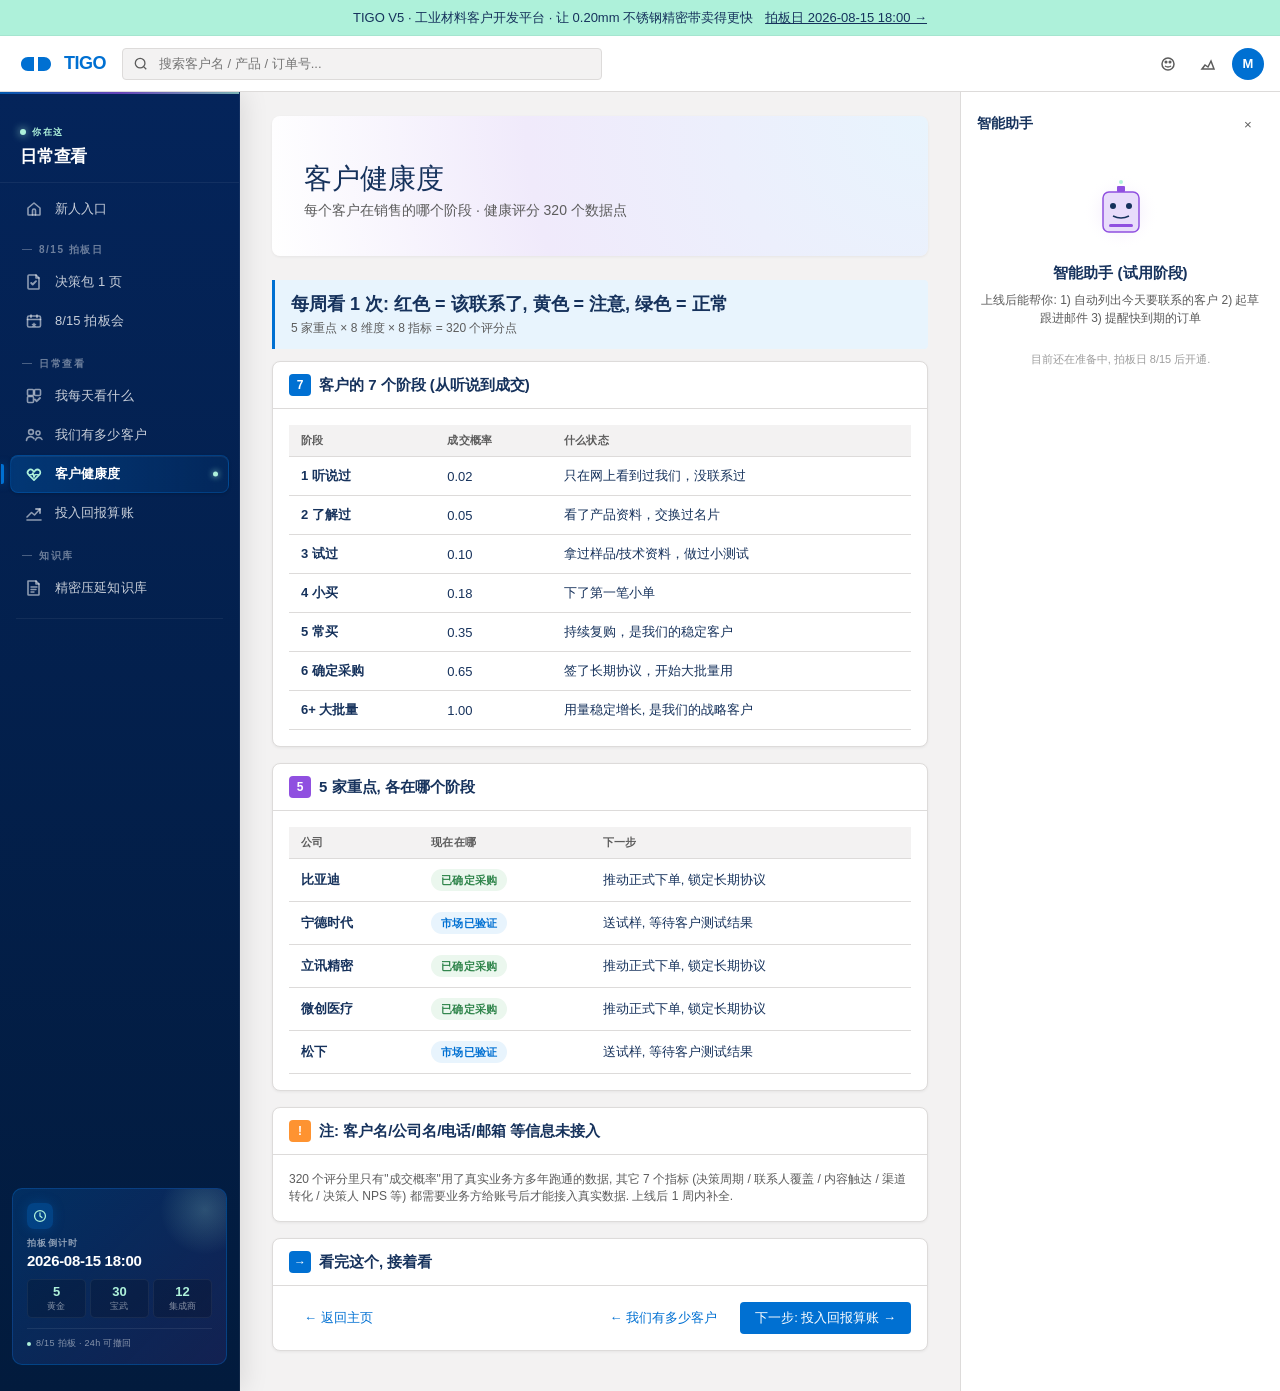
<file: kpi-dashboard-v3/index.html>
﻿<!DOCTYPE html>
<html lang="zh-CN">
<head>
<meta charset="UTF-8">
<meta name="viewport" content="width=device-width, initial-scale=1.0">
<title>TIGO V5 · 客户健康度 · TIGO V5</title>
<style>
/* TIGO V5 — Salesforce Lightning 风格 baseline (跟 apps/web/src/app/globals.css 1:1 同步)
   AGENTS.md §15: 此 CSS 是 baseline 不可修改, 只许改内容不许改样式 */
:root {
  --sf-blue: #0070D2;
  --sf-blue-hover: #005FB2;
  --sf-blue-dark: #032D60;
  --sf-purple: #9050E0;
  --sf-bg: #F3F2F2;
  --sf-card: #FFFFFF;
  --sf-border: #DDDBDA;
  --sf-text: #16325C;
  --sf-text-muted: #5C5C5C;
  --sf-text-light: #9C9C9C;
  --sf-success: #2E844A;
  --sf-success-bg: #EBF7EE;
  --sf-error: #BA0517;
  --sf-error-bg: #FEF1F1;
  --sf-warning: #FE9331;
  --sf-warning-bg: #FEF4E5;
  --sf-info: #0070D2;
  --sf-info-bg: #E8F4FD;
  --sf-promo: #AEF1DA;
  --sf-promo-text: #16325C;
  --sf-radius-sm: 4px;
  --sf-radius: 8px;
  --sf-radius-lg: 12px;
  --sf-shadow-1: 0 1px 3px rgba(0, 0, 0, 0.06);
  --sf-shadow-2: 0 2px 8px rgba(0, 0, 0, 0.08);
  --sf-font: -apple-system, BlinkMacSystemFont, "Segoe UI", "PingFang SC", "Microsoft YaHei", Roboto, sans-serif;
}
* { box-sizing: border-box; }
html, body { margin: 0; padding: 0; font-size: 14px; font-family: var(--sf-font); color: var(--sf-text); background: var(--sf-bg); -webkit-font-smoothing: antialiased; }
a { color: var(--sf-blue); text-decoration: none; }
a:hover { text-decoration: underline; }

.sf-promo-bar { height: 36px; background: var(--sf-promo); color: var(--sf-promo-text); display: flex; align-items: center; justify-content: center; font-size: 13px; font-weight: 500; border-bottom: 1px solid rgba(0, 0, 0, 0.05); position: sticky; top: 0; z-index: 50; }
.sf-promo-bar a { color: var(--sf-promo-text); text-decoration: underline; margin-left: 12px; }

.sf-topbar { height: 56px; background: var(--sf-card); border-bottom: 1px solid var(--sf-border); display: flex; align-items: center; padding: 0 16px; gap: 16px; position: sticky; top: 36px; z-index: 49; }
.sf-logo { display: flex; align-items: center; gap: 8px; font-size: 18px; font-weight: 700; color: var(--sf-blue); letter-spacing: -0.5px; }
.sf-topbar-search { flex: 1; max-width: 480px; position: relative; }
.sf-topbar-search input { width: 100%; height: 32px; border: 1px solid var(--sf-border); border-radius: var(--sf-radius-sm); padding: 0 12px 0 36px; font-size: 13px; background: var(--sf-bg); color: var(--sf-text); outline: none; font-family: inherit; }
.sf-topbar-search input:focus { border-color: var(--sf-blue); }
.sf-topbar-search::before { content: ""; position: absolute; left: 12px; top: 50%; transform: translateY(-50%); width: 14px; height: 14px; background-image: url("data:image/svg+xml;utf8,<svg xmlns='http://www.w3.org/2000/svg' viewBox='0 0 16 16'><path d='M11 11l3 3m-1.5-7a5.5 5.5 0 11-11 0 5.5 5.5 0 0111 0z' stroke='%235C5C5C' stroke-width='1.5' fill='none'/></svg>"); background-repeat: no-repeat; }
.sf-topbar-actions { display: flex; align-items: center; gap: 8px; margin-left: auto; }
.sf-icon-btn { width: 32px; height: 32px; display: flex; align-items: center; justify-content: center; background: transparent; border: 1px solid transparent; border-radius: var(--sf-radius-sm); cursor: pointer; color: var(--sf-text-muted); }
.sf-icon-btn:hover { background: var(--sf-bg); color: var(--sf-blue); }
.sf-avatar { width: 32px; height: 32px; background: var(--sf-blue); color: white; border-radius: 50%; display: flex; align-items: center; justify-content: center; font-size: 13px; font-weight: 600; }

.sf-layout { display: flex; min-height: calc(100vh - 92px); }
.sf-sidebar { width: 220px; background: var(--sf-blue-dark); color: white; padding: 12px 0; flex-shrink: 0; }
.sf-nav-item { display: flex; align-items: center; gap: 12px; padding: 8px 16px; color: rgba(255, 255, 255, 0.85); cursor: pointer; font-size: 13px; border-left: 3px solid transparent; text-decoration: none; }
.sf-nav-item:hover { background: rgba(255, 255, 255, 0.08); text-decoration: none; }
.sf-nav-item.active { background: rgba(255, 255, 255, 0.12); border-left-color: var(--sf-blue); color: white; }
.sf-nav-icon { width: 16px; height: 16px; flex-shrink: 0; }

.sf-main { flex: 1; padding: 24px 32px; max-width: 1280px; overflow-x: auto; }
.sf-rightpanel { width: 320px; background: var(--sf-card); border-left: 1px solid var(--sf-border); padding: 16px; flex-shrink: 0; }

.sf-welcome-banner { background: radial-gradient(circle at top right, #E8F4FD 0%, #F0EAFB 60%, #FFFFFF 100%); border-radius: var(--sf-radius); padding: 32px 32px 24px; display: flex; align-items: center; justify-content: space-between; gap: 24px; margin-bottom: 24px; box-shadow: var(--sf-shadow-1); min-height: 140px; }
.sf-welcome-banner h1 { margin: 0 0 4px 0; font-size: 28px; font-weight: 400; color: var(--sf-text); }
.sf-welcome-banner .sub { margin: 0; color: var(--sf-text-muted); font-size: 14px; }
.sf-welcome-illust { flex-shrink: 0; }

.sf-card { background: var(--sf-card); border-radius: var(--sf-radius); box-shadow: var(--sf-shadow-1); border: 1px solid var(--sf-border); margin-bottom: 16px; }
.sf-card-header { padding: 12px 16px; border-bottom: 1px solid var(--sf-border); display: flex; align-items: center; justify-content: space-between; }
.sf-card-title { display: flex; align-items: center; gap: 8px; margin: 0; font-size: 15px; font-weight: 600; }
.sf-card-title-icon { width: 22px; height: 22px; display: inline-flex; align-items: center; justify-content: center; color: white; border-radius: 4px; font-size: 12px; font-weight: 700; flex-shrink: 0; }
.sf-card-link { font-size: 12px; }
.sf-card-body { padding: 16px; }

.sf-kpi-grid { display: grid; grid-template-columns: repeat(5, 1fr); gap: 12px; padding: 16px; }
.sf-kpi { padding-left: 12px; border-left: 3px solid var(--sf-blue); }
.sf-kpi.success { border-left-color: var(--sf-success); }
.sf-kpi.warning { border-left-color: var(--sf-warning); }
.sf-kpi.error { border-left-color: var(--sf-error); }
.sf-kpi.purple { border-left-color: var(--sf-purple); }
.sf-kpi-label { font-size: 11px; color: var(--sf-text-muted); text-transform: uppercase; letter-spacing: 0.5px; }
.sf-kpi-value { font-size: 28px; font-weight: 700; color: var(--sf-text); margin: 4px 0 2px 0; }
.sf-kpi-sub { font-size: 11px; color: var(--sf-text-light); }

.sf-score-grid { display: grid; grid-template-columns: repeat(5, 1fr); gap: 12px; }
.sf-score-cell { padding: 12px; }
.sf-score-name { font-size: 11px; color: var(--sf-text-muted); text-transform: uppercase; }
.sf-score-val { font-size: 20px; font-weight: 700; margin: 4px 0 8px 0; }
.sf-score-bar { height: 6px; background: var(--sf-border); border-radius: 3px; overflow: hidden; }
.sf-score-bar > div { height: 100%; background: var(--sf-blue); border-radius: 3px; }

.sf-gate-grid { display: grid; grid-template-columns: repeat(3, 1fr); gap: 12px; padding: 16px; }
.sf-gate-card { padding: 12px; background: var(--sf-bg); border-radius: var(--sf-radius-sm); }
.sf-gate-label { font-size: 13px; font-weight: 600; }
.sf-gate-desc { font-size: 11px; color: var(--sf-text-muted); margin-top: 4px; }

.sf-tab-bar { display: flex; border-bottom: 1px solid var(--sf-border); padding: 0 16px; gap: 4px; }
.sf-tab { padding: 10px 14px; font-size: 13px; color: var(--sf-text-muted); cursor: pointer; border-bottom: 2px solid transparent; margin-bottom: -1px; }
.sf-tab:hover { color: var(--sf-blue); }
.sf-tab.active { color: var(--sf-blue); border-bottom-color: var(--sf-blue); font-weight: 600; }

.sf-btn { display: inline-flex; align-items: center; gap: 6px; height: 32px; padding: 0 14px; border-radius: var(--sf-radius-sm); font-size: 13px; font-weight: 500; cursor: pointer; border: 1px solid transparent; font-family: inherit; text-decoration: none; }
.sf-btn-primary { background: var(--sf-blue); color: white; }
.sf-btn-primary:hover { background: var(--sf-blue-hover); }
.sf-btn-success { background: var(--sf-success); color: white; }
.sf-btn-danger { background: white; color: var(--sf-error); border-color: var(--sf-error); }
.sf-btn-link { background: transparent; color: var(--sf-blue); padding: 0; height: auto; }
.sf-btn:disabled { opacity: 0.5; cursor: not-allowed; }

.sf-chip { display: inline-flex; align-items: center; gap: 4px; height: 22px; padding: 0 10px; border-radius: 11px; font-size: 11px; font-weight: 600; letter-spacing: 0.3px; }
.sf-chip.v0, .sf-chip.v1, .sf-chip.v2, .sf-chip.v3 { background: var(--sf-info-bg); color: var(--sf-info); }
.sf-chip.v4, .sf-chip.v5, .sf-chip.v6 { background: var(--sf-success-bg); color: var(--sf-success); }
.sf-chip.gate-PASSED { background: var(--sf-success-bg); color: var(--sf-success); }
.sf-chip.gate-BLOCKED { background: var(--sf-error-bg); color: var(--sf-error); }
.sf-chip.gate-PENDING { background: var(--sf-bg); color: var(--sf-text-muted); }

.sf-table { width: 100%; border-collapse: collapse; font-size: 13px; }
.sf-table th { text-align: left; padding: 8px 12px; font-size: 11px; text-transform: uppercase; color: var(--sf-text-muted); border-bottom: 1px solid var(--sf-border); background: var(--sf-bg); font-weight: 600; letter-spacing: 0.3px; }
.sf-table td { padding: 10px 12px; border-bottom: 1px solid var(--sf-border); }
.sf-table tr:hover td { background: var(--sf-bg); }
.sf-table-empty { padding: 40px; text-align: center; color: var(--sf-text-muted); }

.sf-nba-banner { padding: 12px 16px; border-left: 3px solid var(--sf-blue); background: var(--sf-info-bg); border-radius: 0 var(--sf-radius-sm) var(--sf-radius-sm) 0; margin: 12px 0; }
.sf-nba-banner .action { font-size: 18px; font-weight: 700; color: var(--sf-text); margin: 0 0 4px 0; }
.sf-nba-banner .target { font-size: 12px; color: var(--sf-text-muted); margin: 0; }

.sf-empty { text-align: center; padding: 48px 24px; color: var(--sf-text-muted); }
.sf-empty-title { font-size: 16px; color: var(--sf-text); margin: 0 0 4px 0; font-weight: 500; }

@media (max-width: 1100px) {
  .sf-kpi-grid { grid-template-columns: repeat(2, 1fr); }
  .sf-score-grid { grid-template-columns: repeat(2, 1fr); }
  .sf-gate-grid { grid-template-columns: repeat(2, 1fr); }
}
@media (max-width: 760px) {
  .sf-layout { flex-direction: column; }
  .sf-sidebar { width: 100%; }
  .sf-rightpanel { display: none; }
  .sf-kpi-grid { grid-template-columns: 1fr; }
  .sf-gate-grid { grid-template-columns: 1fr; }
  .sf-main { padding: 16px; }
  .sf-welcome-banner { flex-direction: column; align-items: flex-start; padding: 20px; }
}



/* === Sidebar v7: 重设计 (深蓝渐变 + context 指示 + 真正设计感) === */
.sf-sidebar {
  width: 240px;
  background: linear-gradient(180deg, #04245A 0%, #021B3D 100%);
  color: white;
  display: flex;
  flex-direction: column;
  flex-shrink: 0;
  position: relative;
  border-right: 1px solid rgba(255, 255, 255, 0.06);
  box-shadow: 1px 0 0 rgba(255, 255, 255, 0.04), 4px 0 24px rgba(0, 0, 0, 0.10);
  min-height: 100%;
}
.sf-sidebar::before {
  content: "";
  position: absolute;
  top: 0; left: 0; right: 0;
  height: 2px;
  background: linear-gradient(90deg, #0070D2 0%, #9050E0 50%, #AEF1DA 100%);
  opacity: 0.7;
  z-index: 2;
  pointer-events: none;
}

/* 你在这 (You are here) 顶部 context 指示 */
.sf-sidebar-context {
  padding: 18px 20px 14px;
  border-bottom: 1px solid rgba(255, 255, 255, 0.06);
  margin-bottom: 6px;
  position: relative;
}
.sf-sidebar-context-pulse {
  display: inline-flex;
  align-items: center;
  gap: 6px;
  font-size: 9px;
  color: #AEF1DA;
  text-transform: uppercase;
  letter-spacing: 1.6px;
  font-weight: 700;
}
.sf-sidebar-context-pulse::before {
  content: "";
  width: 6px; height: 6px;
  background: #AEF1DA;
  border-radius: 50%;
  box-shadow: 0 0 8px #AEF1DA;
  animation: sf-sidebar-pulse 2s ease-in-out infinite;
}
@keyframes sf-sidebar-pulse {
  0%, 100% { opacity: 1; transform: scale(1); }
  50% { opacity: 0.45; transform: scale(0.78); }
}
.sf-sidebar-context-name {
  font-size: 17px;
  color: #fff;
  font-weight: 700;
  margin-top: 6px;
  letter-spacing: -0.2px;
}

/* Section */
.sf-sidebar-section {
  padding: 6px 0 2px;
}
.sf-sidebar-section-title {
  padding: 8px 22px 5px;
  font-size: 10px;
  color: rgba(255, 255, 255, 0.42);
  text-transform: uppercase;
  letter-spacing: 1.5px;
  font-weight: 700;
  display: flex;
  align-items: center;
  gap: 7px;
}
.sf-sidebar-section-title::before {
  content: "";
  width: 10px;
  height: 1px;
  background: rgba(255, 255, 255, 0.28);
}

/* Nav item - 基础态 */
.sf-nav-item {
  position: relative;
  display: flex;
  align-items: center;
  gap: 12px;
  padding: 9px 14px;
  margin: 1px 10px;
  border-radius: 8px;
  color: rgba(255, 255, 255, 0.78);
  font-size: 13px;
  font-weight: 500;
  cursor: pointer;
  text-decoration: none;
  transition: background-color 200ms cubic-bezier(0.4, 0, 0.2, 1),
              color 200ms cubic-bezier(0.4, 0, 0.2, 1),
              border-color 200ms cubic-bezier(0.4, 0, 0.2, 1),
              box-shadow 200ms cubic-bezier(0.4, 0, 0.2, 1);
  border: 1px solid transparent;
  letter-spacing: 0.1px;
}
.sf-nav-item:hover {
  background: rgba(255, 255, 255, 0.06);
  color: rgba(255, 255, 255, 0.98);
  text-decoration: none;
}
.sf-nav-item .sf-nav-icon {
  width: 18px;
  height: 18px;
  flex-shrink: 0;
  color: rgba(255, 255, 255, 0.55);
  display: inline-flex;
  align-items: center;
  justify-content: center;
  transition: color 200ms cubic-bezier(0.4, 0, 0.2, 1),
              transform 200ms cubic-bezier(0.4, 0, 0.2, 1);
}
.sf-nav-item:hover .sf-nav-icon {
  color: #AEF1DA;
  transform: scale(1.08);
}

/* Active state - 真正的视觉冲击 */
.sf-nav-item.active {
  background: linear-gradient(90deg, rgba(0, 112, 210, 0.28) 0%, rgba(0, 112, 210, 0.08) 100%);
  color: #fff;
  font-weight: 600;
  border-color: rgba(0, 112, 210, 0.32);
  box-shadow: 0 1px 3px rgba(0, 0, 0, 0.18), inset 0 1px 0 rgba(255, 255, 255, 0.06);
}
.sf-nav-item.active::before {
  content: "";
  position: absolute;
  left: -10px;
  top: 50%;
  transform: translateY(-50%);
  width: 3px;
  height: 20px;
  background: #0070D2;
  border-radius: 0 2px 2px 0;
  box-shadow: 0 0 8px rgba(0, 112, 210, 0.6);
}
.sf-nav-item.active .sf-nav-icon {
  color: #AEF1DA;
  transform: scale(1.05);
}
.sf-nav-item.active::after {
  content: "";
  position: absolute;
  right: 10px;
  top: 50%;
  transform: translateY(-50%);
  width: 5px;
  height: 5px;
  background: #AEF1DA;
  border-radius: 50%;
  box-shadow: 0 0 6px #AEF1DA;
}

/* Divider */
.sf-sidebar-divider {
  height: 1px;
  background: rgba(255, 255, 255, 0.06);
  margin: 8px 16px;
}

/* 底部拍板倒计时卡 - 多色渐变 + 装饰性光晕 */
.sf-sidebar-deadline {
  margin: auto 12px 14px 12px;
  padding: 14px;
  background: linear-gradient(135deg, rgba(0, 112, 210, 0.22) 0%, rgba(144, 80, 224, 0.12) 100%);
  border: 1px solid rgba(0, 112, 210, 0.35);
  border-radius: 10px;
  position: relative;
  overflow: hidden;
}
.sf-sidebar-deadline::before {
  content: "";
  position: absolute;
  top: -24px; right: -24px;
  width: 90px; height: 90px;
  background: radial-gradient(circle, rgba(174, 241, 218, 0.20) 0%, transparent 70%);
  pointer-events: none;
}
.sf-sidebar-deadline-icon {
  display: inline-flex;
  width: 26px; height: 26px;
  background: rgba(0, 112, 210, 0.32);
  color: #AEF1DA;
  border-radius: 7px;
  align-items: center;
  justify-content: center;
  margin-bottom: 8px;
  position: relative;
  z-index: 1;
  box-shadow: 0 0 12px rgba(0, 112, 210, 0.25);
}
.sf-sidebar-deadline-label {
  font-size: 9px;
  color: rgba(255, 255, 255, 0.55);
  text-transform: uppercase;
  letter-spacing: 1.3px;
  font-weight: 700;
  position: relative;
  z-index: 1;
}
.sf-sidebar-deadline-date {
  font-size: 15px;
  font-weight: 700;
  color: #fff;
  margin-top: 2px;
  font-variant-numeric: tabular-nums;
  letter-spacing: -0.3px;
  position: relative;
  z-index: 1;
}
.sf-sidebar-deadline-stats {
  display: flex;
  gap: 4px;
  margin-top: 10px;
  position: relative;
  z-index: 1;
}
.sf-sidebar-deadline-stat {
  flex: 1;
  text-align: center;
  padding: 5px 0 4px;
  background: rgba(0, 0, 0, 0.18);
  border-radius: 5px;
  border: 1px solid rgba(255, 255, 255, 0.06);
}
.sf-sidebar-deadline-stat strong {
  display: block;
  color: #AEF1DA;
  font-size: 13px;
  font-weight: 700;
  font-variant-numeric: tabular-nums;
  line-height: 1.1;
}
.sf-sidebar-deadline-stat span {
  display: block;
  color: rgba(255, 255, 255, 0.5);
  font-size: 9px;
  margin-top: 1px;
  letter-spacing: 0.2px;
}
.sf-sidebar-deadline-sub {
  font-size: 9px;
  color: rgba(255, 255, 255, 0.5);
  margin-top: 10px;
  padding-top: 8px;
  border-top: 1px solid rgba(255, 255, 255, 0.08);
  letter-spacing: 0.3px;
  position: relative;
  z-index: 1;
  display: flex;
  align-items: center;
  gap: 5px;
}
.sf-sidebar-deadline-sub::before {
  content: "";
  width: 4px; height: 4px;
  background: #AEF1DA;
  border-radius: 50%;
  flex-shrink: 0;
}
</style>
</head>
<body>
  <div class="sf-promo-bar">
    <span>TIGO V5 · 工业材料客户开发平台 · 让 0.20mm 不锈钢精密带卖得更快</span>
    <a href="#">拍板日 2026-08-15 18:00 →</a>
  </div>
  <header class="sf-topbar">
    <a href="../index.html" class="sf-logo">
<svg viewBox="0 0 40 24" width="40" height="24" aria-label="TIGO">
  <path d="M5 12 C 5 8, 8 5, 12 5 H 18 V 19 H 12 C 8 19, 5 16, 5 12 Z M 22 5 H 28 C 32 5, 35 8, 35 12 C 35 16, 32 19, 28 19 H 22 Z" fill="#0070D2" />
</svg>
<span>TIGO</span></a>
    <div class="sf-topbar-search"><input type="text" placeholder="搜索客户名 / 产品 / 订单号..." /></div>
    <div class="sf-topbar-actions">
      <button class="sf-icon-btn" title="智能助手 (暂未启用)" aria-label="智能助手"><svg viewBox="0 0 16 16" width="16" height="16" fill="none" stroke="currentColor" stroke-width="1.5"><circle cx="8" cy="8" r="6" /><circle cx="6" cy="6" r="0.8" fill="currentColor" /><circle cx="10" cy="6" r="0.8" fill="currentColor" /><path d="M5 10 Q 8 12, 11 10" /></svg></button>
      <button class="sf-icon-btn" title="评分" aria-label="评分"><svg viewBox="0 0 16 16" width="16" height="16" fill="none" stroke="currentColor" stroke-width="1.5"><path d="M2 13 L 5 9 L 8 11 L 11 5 L 14 13 Z" /></svg></button>
      <div class="sf-avatar">M</div>
    </div>
  </header>
  <div class="sf-layout">
    <nav class="sf-sidebar" aria-label="主导航"><div class="sf-sidebar-context"><div class="sf-sidebar-context-pulse">你在这</div><div class="sf-sidebar-context-name">日常查看</div></div><a class="sf-nav-item" href="../index.html" title="5 分钟上手"><span class="sf-nav-icon"><svg viewBox="0 0 18 18" width="18" height="18" fill="none" stroke="currentColor" stroke-width="1.6" stroke-linecap="round" stroke-linejoin="round"><path d="M3 8 L 9 3 L 15 8 V 14.5 a 0.5 0.5 0 0 1 -0.5 0.5 H 3.5 a 0.5 0.5 0 0 1 -0.5 -0.5 Z"/><path d="M7.5 15 V 10.5 a 1.5 1.5 0 0 1 3 0 V 15"/></svg></span><span>新人入口</span></a><div class="sf-sidebar-section"><div class="sf-sidebar-section-title">8/15 拍板日</div><a class="sf-nav-item" href="../board-ppt-1page/index.html" title="给老板看的 1 页 PPT"><span class="sf-nav-icon"><svg viewBox="0 0 18 18" width="18" height="18" fill="none" stroke="currentColor" stroke-width="1.6" stroke-linecap="round" stroke-linejoin="round"><path d="M4 2 H 11 L 14 5 V 15.5 a 0.5 0.5 0 0 1 -0.5 0.5 H 4 a 1 1 0 0 1 -1 -1 V 3 a 1 1 0 0 1 1 -1 Z"/><path d="M11 2 V 5 H 14"/><path d="M6.2 10 L 7.7 11.5 L 11 8.2" stroke-width="1.9"/></svg></span><span>决策包 1 页</span></a><a class="sf-nav-item" href="../demo-day-1hour/index.html" title="现场流程 · 1 小时跑完"><span class="sf-nav-icon"><svg viewBox="0 0 18 18" width="18" height="18" fill="none" stroke="currentColor" stroke-width="1.6" stroke-linecap="round" stroke-linejoin="round"><rect x="2.5" y="4" width="13" height="11" rx="1.5"/><path d="M2.5 7.5 H 15.5"/><path d="M6 3 V 5.5"/><path d="M12 3 V 5.5"/><path d="M9 10.2 L 9.85 11.85 L 11.6 12.1 L 10.3 13.35 L 10.65 15.1 L 9 14.25 L 7.35 15.1 L 7.7 13.35 L 6.4 12.1 L 8.15 11.85 Z" fill="currentColor" stroke="none"/></svg></span><span>8/15 拍板会</span></a></div><div class="sf-sidebar-section"><div class="sf-sidebar-section-title">日常查看</div><a class="sf-nav-item" href="../daily-12d/index.html" title="12 个核心指标"><span class="sf-nav-icon"><svg viewBox="0 0 18 18" width="18" height="18" fill="none" stroke="currentColor" stroke-width="1.6" stroke-linecap="round" stroke-linejoin="round"><rect x="2.5" y="2.5" width="6" height="6" rx="1"/><rect x="9.5" y="2.5" width="6" height="6" rx="1"/><rect x="2.5" y="9.5" width="6" height="6" rx="1"/><path d="M10 12.5 L 11.8 14.2 L 15 11" stroke-width="1.9"/></svg></span><span>我每天看什么</span></a><a class="sf-nav-item" href="../g2-3000/index.html" title="3000 个潜在客户 + 5 黄金"><span class="sf-nav-icon"><svg viewBox="0 0 18 18" width="18" height="18" fill="none" stroke="currentColor" stroke-width="1.6" stroke-linecap="round" stroke-linejoin="round"><circle cx="6" cy="6" r="2.4"/><circle cx="13" cy="7" r="2"/><path d="M1.5 14.5 a 4 4 0 0 1 7.5 -1.8"/><path d="M10.5 14 a 3.5 3.5 0 0 1 6.5 -0.5"/></svg></span><span>我们有多少客户</span></a><a class="sf-nav-item active" href="../kpi-dashboard-v3/index.html" title="320 个评分"><span class="sf-nav-icon"><svg viewBox="0 0 18 18" width="18" height="18" fill="none" stroke="currentColor" stroke-width="1.6" stroke-linecap="round" stroke-linejoin="round"><path d="M9 14.8 L 3.8 9.6 a 2.8 2.8 0 0 1 4 -4 L 9 7 L 10.2 5.6 a 2.8 2.8 0 0 1 4 4 Z"/><path d="M5 9.6 H 7 L 8 8 L 9 12 L 10 9.6 H 13" stroke-width="1.4"/></svg></span><span>客户健康度</span></a><a class="sf-nav-item" href="../roi-dashboard-v2/index.html" title="125x 杠杆真实算账"><span class="sf-nav-icon"><svg viewBox="0 0 18 18" width="18" height="18" fill="none" stroke="currentColor" stroke-width="1.6" stroke-linecap="round" stroke-linejoin="round"><path d="M2 13 L 6.5 8.5 L 9.5 11 L 15 5"/><path d="M11 5 H 15 V 9" stroke-width="1.9"/><path d="M2 16 H 16"/></svg></span><span>投入回报算账</span></a></div><div class="sf-sidebar-section"><div class="sf-sidebar-section-title">知识库</div><a class="sf-nav-item" href="../knowledge-base/index.html" title="精密压延知识库 · 9 大类 49 条"><span class="sf-nav-icon"><svg viewBox="0 0 18 18" width="18" height="18" fill="none" stroke="currentColor" stroke-width="1.6" stroke-linecap="round" stroke-linejoin="round"><path d="M3 2 H 11 L 14 5 V 15.5 a 0.5 0.5 0 0 1 -0.5 0.5 H 3.5 a 0.5 0.5 0 0 1 -0.5 -0.5 Z"/><path d="M11 2 V 5 H 14"/><path d="M6 8 L 12 8 M 6 10.5 L 11 10.5 M 6 13 L 9 13" stroke-width="1.4"/></svg></span><span>精密压延知识库</span></a></div><div class="sf-sidebar-divider"></div><div class="sf-sidebar-deadline"><div class="sf-sidebar-deadline-icon"><svg viewBox="0 0 18 18" width="14" height="14" fill="none" stroke="currentColor" stroke-width="1.6" stroke-linecap="round" stroke-linejoin="round"><circle cx="9" cy="9" r="7"/><path d="M9 5 V 9 L 11.5 11"/></svg></div><div class="sf-sidebar-deadline-label">拍板倒计时</div><div class="sf-sidebar-deadline-date">2026-08-15 18:00</div><div class="sf-sidebar-deadline-stats"><div class="sf-sidebar-deadline-stat"><strong>5</strong><span>黄金</span></div><div class="sf-sidebar-deadline-stat"><strong>30</strong><span>宝武</span></div><div class="sf-sidebar-deadline-stat"><strong>12</strong><span>集成商</span></div></div><div class="sf-sidebar-deadline-sub">8/15 拍板 · 24h 可撤回</div></div></nav>
    <main class="sf-main">
<div class="sf-welcome-banner">
  <div>
    <h1>客户健康度</h1>
    <p class="sub">每个客户在销售的哪个阶段 · 健康评分 320 个数据点</p>
  </div>
</div>

<div class="sf-nba-banner">
  <div class="action">每周看 1 次: 红色 = 该联系了, 黄色 = 注意, 绿色 = 正常</div>
  <div class="target">5 家重点 × 8 维度 × 8 指标 = 320 个评分点</div>
</div>

<div class="sf-card">
  <div class="sf-card-header">
    <h2 class="sf-card-title"><span class="sf-card-title-icon" style="background:var(--sf-blue);">7</span>客户的 7 个阶段 (从听说到成交)</h2>
  </div>
  <div class="sf-card-body">
    <table class="sf-table">
      <thead><tr><th>阶段</th><th>成交概率</th><th>什么状态</th></tr></thead>
      <tbody><tr><td><strong>1 听说过</strong></td><td class="num">0.02</td><td>只在网上看到过我们，没联系过</td></tr><tr><td><strong>2 了解过</strong></td><td class="num">0.05</td><td>看了产品资料，交换过名片</td></tr><tr><td><strong>3 试过</strong></td><td class="num">0.10</td><td>拿过样品/技术资料，做过小测试</td></tr><tr><td><strong>4 小买</strong></td><td class="num">0.18</td><td>下了第一笔小单</td></tr><tr><td><strong>5 常买</strong></td><td class="num">0.35</td><td>持续复购，是我们的稳定客户</td></tr><tr><td><strong>6 确定采购</strong></td><td class="num">0.65</td><td>签了长期协议，开始大批量用</td></tr><tr><td><strong>6+ 大批量</strong></td><td class="num">1.00</td><td>用量稳定增长, 是我们的战略客户</td></tr></tbody>
    </table>
  </div>
</div>

<div class="sf-card">
  <div class="sf-card-header">
    <h2 class="sf-card-title"><span class="sf-card-title-icon" style="background:var(--sf-purple);">5</span>5 家重点, 各在哪个阶段</h2>
  </div>
  <div class="sf-card-body">
    <table class="sf-table">
      <thead><tr><th>公司</th><th>现在在哪</th><th>下一步</th></tr></thead>
      <tbody>
        <tr><td><strong>比亚迪</strong></td><td><span class="sf-chip v5">已确定采购</span></td><td>推动正式下单, 锁定长期协议</td></tr>
        <tr><td><strong>宁德时代</strong></td><td><span class="sf-chip v3">市场已验证</span></td><td>送试样, 等待客户测试结果</td></tr>
        <tr><td><strong>立讯精密</strong></td><td><span class="sf-chip v5">已确定采购</span></td><td>推动正式下单, 锁定长期协议</td></tr>
        <tr><td><strong>微创医疗</strong></td><td><span class="sf-chip v5">已确定采购</span></td><td>推动正式下单, 锁定长期协议</td></tr>
        <tr><td><strong>松下</strong></td><td><span class="sf-chip v3">市场已验证</span></td><td>送试样, 等待客户测试结果</td></tr>
      </tbody>
    </table>
  </div>
</div>

<div class="sf-card">
  <div class="sf-card-header">
    <h2 class="sf-card-title"><span class="sf-card-title-icon" style="background:var(--sf-warning);">!</span>注: 客户名/公司名/电话/邮箱 等信息未接入</h2>
  </div>
  <div class="sf-card-body">
    <p style="margin:0;color:var(--sf-text-muted);font-size:12px;">320 个评分里只有"成交概率"用了真实业务方多年跑通的数据, 其它 7 个指标 (决策周期 / 联系人覆盖 / 内容触达 / 渠道转化 / 决策人 NPS 等) 都需要业务方给账号后才能接入真实数据. 上线后 1 周内补全.</p>
  </div>
</div>

<div class="sf-card">
  <div class="sf-card-header">
    <h2 class="sf-card-title"><span class="sf-card-title-icon" style="background:var(--sf-blue);">→</span>看完这个, 接着看</h2>
  </div>
  <div class="sf-card-body" style="display:flex;gap:8px;flex-wrap:wrap;align-items:center;">
    <a class="sf-btn" href="../index.html">← 返回主页</a>
    <span style="flex:1;"></span>
    <a class='sf-btn' href='../g2-3000/index.html'>← 我们有多少客户</a>
    <a class='sf-btn sf-btn-primary' href='../roi-dashboard-v2/index.html'>下一步: 投入回报算账 →</a>
  </div>
</div></main>
    <aside class="sf-rightpanel" aria-label="智能助手">
      <div style="display:flex;align-items:center;justify-content:space-between;margin-bottom:12px;">
        <strong style="font-size:14px;">智能助手</strong>
        <button class="sf-icon-btn" title="关闭">×</button>
      </div>
      <div style="display:flex;flex-direction:column;align-items:center;text-align:center;padding:20px 0;">
        
<svg viewBox="0 0 80 80" width="80" height="80">
  <defs><radialGradient id="welcomeG" cx="50%" cy="50%"><stop offset="0%" stop-color="#9050E0" stop-opacity="0.2" /><stop offset="100%" stop-color="#FFFFFF" stop-opacity="0" /></radialGradient></defs>
  <circle cx="40" cy="40" r="38" fill="url(#welcomeG)" />
  <rect x="22" y="20" width="36" height="40" rx="6" fill="#E8DCFB" stroke="#9050E0" stroke-width="1.5" />
  <circle cx="32" cy="34" r="3" fill="#16325C" /><circle cx="48" cy="34" r="3" fill="#16325C" />
  <path d="M32 44 Q 40 48, 48 44" stroke="#16325C" stroke-width="1.5" fill="none" strokeLinecap="round" />
  <rect x="28" y="52" width="24" height="3" rx="1.5" fill="#9050E0" /><rect x="36" y="14" width="8" height="6" rx="1" fill="#9050E0" />
  <circle cx="40" cy="10" r="2" fill="#AEF1DA" />
</svg>

        <h3 style="margin:12px 0 8px 0;font-size:15px;font-weight:600;">智能助手 (试用阶段)</h3>
        <p style="font-size:12px;color:var(--sf-text-muted);margin:0 0 12px 0;line-height:1.5;">
          上线后能帮你: 1) 自动列出今天要联系的客户 2) 起草跟进邮件 3) 提醒快到期的订单
        </p>
        <p style="font-size:11px;color:var(--sf-text-light);margin-top:12px;line-height:1.5;">
          目前还在准备中, 拍板日 8/15 后开通.
        </p>
      </div>
    </aside>
  </div>
</body>
</html>
</file>
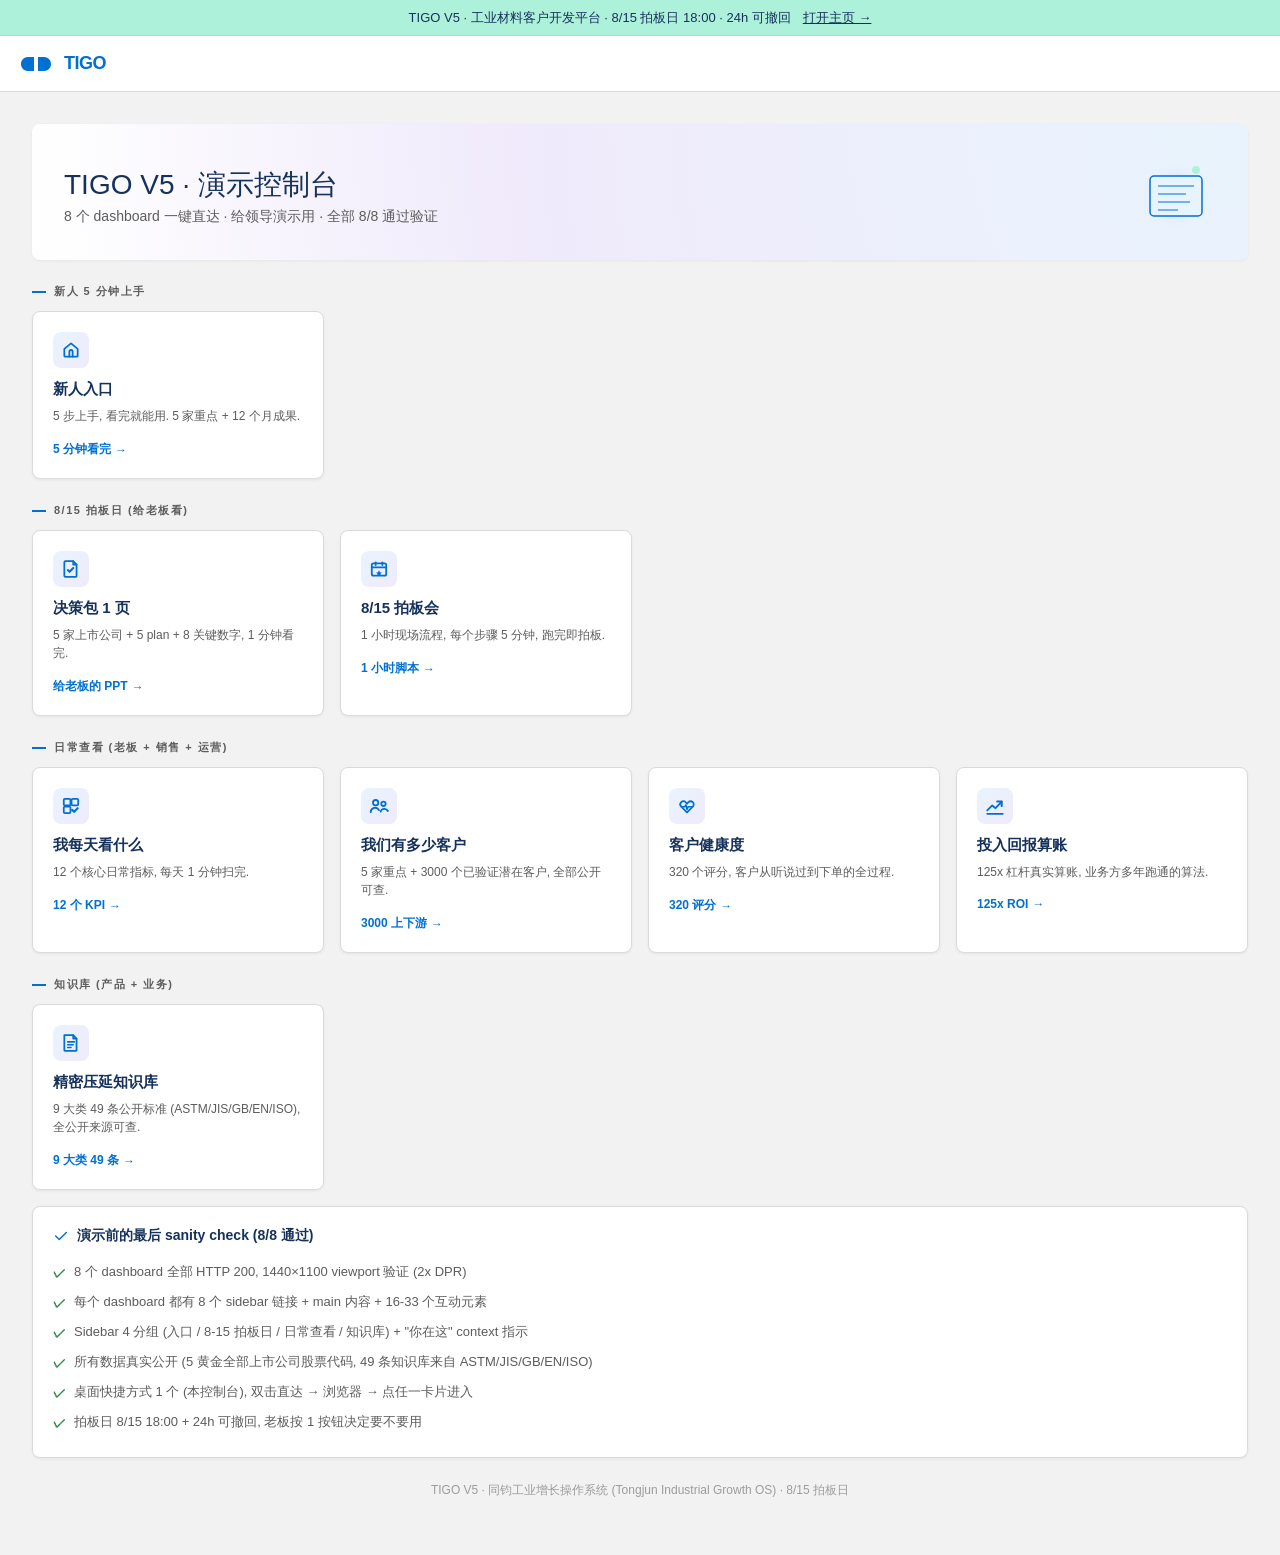
<file: launcher/index.html>
<!DOCTYPE html>
<html lang="zh-CN">
<head>
<meta charset="UTF-8">
<meta name="viewport" content="width=device-width, initial-scale=1.0">
<title>TIGO V5 · 控制台 (演示入口)</title>
<style>
/* TIGO V5 — Salesforce Lightning 风格 baseline (跟 apps/web/src/app/globals.css 1:1 同步)
   AGENTS.md §15: 此 CSS 是 baseline 不可修改, 只许改内容不许改样式 */
:root {
  --sf-blue: #0070D2;
  --sf-blue-hover: #005FB2;
  --sf-blue-dark: #032D60;
  --sf-purple: #9050E0;
  --sf-bg: #F3F2F2;
  --sf-card: #FFFFFF;
  --sf-border: #DDDBDA;
  --sf-text: #16325C;
  --sf-text-muted: #5C5C5C;
  --sf-text-light: #9C9C9C;
  --sf-success: #2E844A;
  --sf-success-bg: #EBF7EE;
  --sf-error: #BA0517;
  --sf-error-bg: #FEF1F1;
  --sf-warning: #FE9331;
  --sf-warning-bg: #FEF4E5;
  --sf-info: #0070D2;
  --sf-info-bg: #E8F4FD;
  --sf-promo: #AEF1DA;
  --sf-promo-text: #16325C;
  --sf-radius-sm: 4px;
  --sf-radius: 8px;
  --sf-radius-lg: 12px;
  --sf-shadow-1: 0 1px 3px rgba(0, 0, 0, 0.06);
  --sf-shadow-2: 0 2px 8px rgba(0, 0, 0, 0.08);
  --sf-font: -apple-system, BlinkMacSystemFont, "Segoe UI", "PingFang SC", "Microsoft YaHei", Roboto, sans-serif;
}
* { box-sizing: border-box; }
html, body { margin: 0; padding: 0; font-size: 14px; font-family: var(--sf-font); color: var(--sf-text); background: var(--sf-bg); -webkit-font-smoothing: antialiased; }
a { color: var(--sf-blue); text-decoration: none; }
a:hover { text-decoration: underline; }

.sf-promo-bar { height: 36px; background: var(--sf-promo); color: var(--sf-promo-text); display: flex; align-items: center; justify-content: center; font-size: 13px; font-weight: 500; border-bottom: 1px solid rgba(0, 0, 0, 0.05); position: sticky; top: 0; z-index: 50; }
.sf-promo-bar a { color: var(--sf-promo-text); text-decoration: underline; margin-left: 12px; }

.sf-topbar { height: 56px; background: var(--sf-card); border-bottom: 1px solid var(--sf-border); display: flex; align-items: center; padding: 0 16px; gap: 16px; position: sticky; top: 36px; z-index: 49; }
.sf-logo { display: flex; align-items: center; gap: 8px; font-size: 18px; font-weight: 700; color: var(--sf-blue); letter-spacing: -0.5px; }

.sf-main { padding: 32px; max-width: 1280px; margin: 0 auto; }
.sf-welcome-banner { background: radial-gradient(circle at top right, #E8F4FD 0%, #F0EAFB 60%, #FFFFFF 100%); border-radius: var(--sf-radius); padding: 32px 32px 24px; display: flex; align-items: center; justify-content: space-between; gap: 24px; margin-bottom: 24px; box-shadow: var(--sf-shadow-1); min-height: 120px; }
.sf-welcome-banner h1 { margin: 0 0 4px 0; font-size: 28px; font-weight: 400; color: var(--sf-text); }
.sf-welcome-banner .sub { margin: 0; color: var(--sf-text-muted); font-size: 14px; }

.sf-section-title { font-size: 11px; color: var(--sf-text-muted); text-transform: uppercase; letter-spacing: 1.5px; font-weight: 700; margin: 24px 0 12px; display: flex; align-items: center; gap: 8px; }
.sf-section-title::before { content: ""; width: 14px; height: 2px; background: var(--sf-blue); }

.sf-grid { display: grid; grid-template-columns: repeat(4, 1fr); gap: 16px; }
.sf-tile { background: var(--sf-card); border: 1px solid var(--sf-border); border-radius: var(--sf-radius); padding: 20px; display: flex; flex-direction: column; gap: 8px; text-decoration: none; color: var(--sf-text); transition: all 200ms cubic-bezier(0.4, 0, 0.2, 1); cursor: pointer; position: relative; overflow: hidden; box-shadow: var(--sf-shadow-1); }
.sf-tile:hover { transform: translateY(-2px); box-shadow: 0 4px 16px rgba(0, 112, 210, 0.15); border-color: var(--sf-blue); text-decoration: none; }
.sf-tile-icon { width: 36px; height: 36px; background: linear-gradient(135deg, #E8F4FD 0%, #F0EAFB 100%); border-radius: 8px; display: flex; align-items: center; justify-content: center; color: var(--sf-blue); }
.sf-tile-title { font-size: 15px; font-weight: 600; color: var(--sf-text); margin-top: 4px; }
.sf-tile-desc { font-size: 12px; color: var(--sf-text-muted); line-height: 1.5; }
.sf-tile-cta { font-size: 12px; color: var(--sf-blue); font-weight: 600; margin-top: 8px; display: flex; align-items: center; gap: 4px; }
.sf-tile-cta::after { content: "→"; font-weight: 700; }
.sf-tile-badge { position: absolute; top: 12px; right: 12px; font-size: 9px; background: var(--sf-error); color: #fff; padding: 2px 6px; border-radius: 8px; font-weight: 700; letter-spacing: 0.5px; }

.sf-card { background: var(--sf-card); border: 1px solid var(--sf-border); border-radius: var(--sf-radius); padding: 20px; margin-top: 16px; box-shadow: var(--sf-shadow-1); }
.sf-card-title { font-size: 14px; font-weight: 600; color: var(--sf-text); margin: 0 0 12px; display: flex; align-items: center; gap: 8px; }
.sf-checklist { list-style: none; padding: 0; margin: 0; }
.sf-checklist li { padding: 6px 0; font-size: 13px; color: var(--sf-text-muted); display: flex; align-items: center; gap: 8px; }
.sf-checklist li::before { content: "✓"; color: var(--sf-success); font-weight: 700; }

.sf-footer { text-align: center; padding: 24px 0; color: var(--sf-text-light); font-size: 12px; }

@media (max-width: 1100px) { .sf-grid { grid-template-columns: repeat(2, 1fr); } }
@media (max-width: 700px) { .sf-grid { grid-template-columns: 1fr; } }
</style>
</head>
<body>
<div class="sf-promo-bar">
<span>TIGO V5 · 工业材料客户开发平台 · 8/15 拍板日 18:00 · 24h 可撤回</span>
<a href="../index.html">打开主页 →</a>
</div>
<header class="sf-topbar">
<a class="sf-logo">
<svg viewBox="0 0 40 24" width="40" height="24" aria-label="TIGO">
<path d="M5 12 C 5 8, 8 5, 12 5 H 18 V 19 H 12 C 8 19, 5 16, 5 12 Z M 22 5 H 28 C 32 5, 35 8, 35 12 C 35 16, 32 19, 28 19 H 22 Z" fill="#0070D2"/>
</svg>
<span>TIGO</span>
</a>
</header>

<main class="sf-main">

<div class="sf-welcome-banner">
<div>
<h1>TIGO V5 · 演示控制台</h1>
<p class="sub">8 个 dashboard 一键直达 · 给领导演示用 · 全部 8/8 通过验证</p>
</div>
<svg viewBox="0 0 80 80" width="80" height="80">
<defs><radialGradient id="lcG" cx="50%" cy="50%"><stop offset="0%" stop-color="#0070D2" stop-opacity="0.2"/><stop offset="100%" stop-color="#FFFFFF" stop-opacity="0"/></radialGradient></defs>
<circle cx="40" cy="40" r="38" fill="url(#lcG)"/>
<rect x="14" y="20" width="52" height="40" rx="4" fill="#E8F4FD" stroke="#0070D2" stroke-width="1.5"/>
<path d="M22 30 L 58 30 M 22 38 L 50 38 M 22 46 L 54 46 M 22 54 L 42 54" stroke="#0070D2" stroke-width="1.2"/>
<circle cx="60" cy="14" r="4" fill="#AEF1DA"/>
</svg>
</div>

<div class="sf-section-title">新人 5 分钟上手</div>
<div class="sf-grid">
<a class="sf-tile" href="../index.html">
<div class="sf-tile-icon">
<svg viewBox="0 0 18 18" width="20" height="20" fill="none" stroke="currentColor" stroke-width="1.6" stroke-linecap="round" stroke-linejoin="round"><path d="M3 8 L 9 3 L 15 8 V 14.5 a 0.5 0.5 0 0 1 -0.5 0.5 H 3.5 a 0.5 0.5 0 0 1 -0.5 -0.5 Z"/><path d="M7.5 15 V 10.5 a 1.5 1.5 0 0 1 3 0 V 15"/></svg>
</div>
<div class="sf-tile-title">新人入口</div>
<div class="sf-tile-desc">5 步上手, 看完就能用. 5 家重点 + 12 个月成果.</div>
<div class="sf-tile-cta">5 分钟看完</div>
</a>
</div>

<div class="sf-section-title">8/15 拍板日 (给老板看)</div>
<div class="sf-grid">
<a class="sf-tile" href="../board-ppt-1page/index.html">
<div class="sf-tile-icon">
<svg viewBox="0 0 18 18" width="20" height="20" fill="none" stroke="currentColor" stroke-width="1.6" stroke-linecap="round" stroke-linejoin="round"><path d="M4 2 H 11 L 14 5 V 15.5 a 0.5 0.5 0 0 1 -0.5 0.5 H 4 a 1 1 0 0 1 -1 -1 V 3 a 1 1 0 0 1 1 -1 Z"/><path d="M11 2 V 5 H 14"/><path d="M6.2 10 L 7.7 11.5 L 11 8.2" stroke-width="1.9"/></svg>
</div>
<div class="sf-tile-title">决策包 1 页</div>
<div class="sf-tile-desc">5 家上市公司 + 5 plan + 8 关键数字, 1 分钟看完.</div>
<div class="sf-tile-cta">给老板的 PPT</div>
</a>
<a class="sf-tile" href="../demo-day-1hour/index.html">
<div class="sf-tile-icon">
<svg viewBox="0 0 18 18" width="20" height="20" fill="none" stroke="currentColor" stroke-width="1.6" stroke-linecap="round" stroke-linejoin="round"><rect x="2.5" y="4" width="13" height="11" rx="1.5"/><path d="M2.5 7.5 H 15.5"/><path d="M6 3 V 5.5"/><path d="M12 3 V 5.5"/><path d="M9 10.2 L 9.85 11.85 L 11.6 12.1 L 10.3 13.35 L 10.65 15.1 L 9 14.25 L 7.35 15.1 L 7.7 13.35 L 6.4 12.1 L 8.15 11.85 Z" fill="currentColor" stroke="none"/></svg>
</div>
<div class="sf-tile-title">8/15 拍板会</div>
<div class="sf-tile-desc">1 小时现场流程, 每个步骤 5 分钟, 跑完即拍板.</div>
<div class="sf-tile-cta">1 小时脚本</div>
</a>
</div>

<div class="sf-section-title">日常查看 (老板 + 销售 + 运营)</div>
<div class="sf-grid">
<a class="sf-tile" href="../daily-12d/index.html">
<div class="sf-tile-icon">
<svg viewBox="0 0 18 18" width="20" height="20" fill="none" stroke="currentColor" stroke-width="1.6" stroke-linecap="round" stroke-linejoin="round"><rect x="2.5" y="2.5" width="6" height="6" rx="1"/><rect x="9.5" y="2.5" width="6" height="6" rx="1"/><rect x="2.5" y="9.5" width="6" height="6" rx="1"/><path d="M10 12.5 L 11.8 14.2 L 15 11" stroke-width="1.9"/></svg>
</div>
<div class="sf-tile-title">我每天看什么</div>
<div class="sf-tile-desc">12 个核心日常指标, 每天 1 分钟扫完.</div>
<div class="sf-tile-cta">12 个 KPI</div>
</a>
<a class="sf-tile" href="../g2-3000/index.html">
<div class="sf-tile-icon">
<svg viewBox="0 0 18 18" width="20" height="20" fill="none" stroke="currentColor" stroke-width="1.6" stroke-linecap="round" stroke-linejoin="round"><circle cx="6" cy="6" r="2.4"/><circle cx="13" cy="7" r="2"/><path d="M1.5 14.5 a 4 4 0 0 1 7.5 -1.8"/><path d="M10.5 14 a 3.5 3.5 0 0 1 6.5 -0.5"/></svg>
</div>
<div class="sf-tile-title">我们有多少客户</div>
<div class="sf-tile-desc">5 家重点 + 3000 个已验证潜在客户, 全部公开可查.</div>
<div class="sf-tile-cta">3000 上下游</div>
</a>
<a class="sf-tile" href="../kpi-dashboard-v3/index.html">
<div class="sf-tile-icon">
<svg viewBox="0 0 18 18" width="20" height="20" fill="none" stroke="currentColor" stroke-width="1.6" stroke-linecap="round" stroke-linejoin="round"><path d="M9 14.8 L 3.8 9.6 a 2.8 2.8 0 0 1 4 -4 L 9 7 L 10.2 5.6 a 2.8 2.8 0 0 1 4 4 Z"/><path d="M5 9.6 H 7 L 8 8 L 9 12 L 10 9.6 H 13" stroke-width="1.4"/></svg>
</div>
<div class="sf-tile-title">客户健康度</div>
<div class="sf-tile-desc">320 个评分, 客户从听说过到下单的全过程.</div>
<div class="sf-tile-cta">320 评分</div>
</a>
<a class="sf-tile" href="../roi-dashboard-v2/index.html">
<div class="sf-tile-icon">
<svg viewBox="0 0 18 18" width="20" height="20" fill="none" stroke="currentColor" stroke-width="1.6" stroke-linecap="round" stroke-linejoin="round"><path d="M2 13 L 6.5 8.5 L 9.5 11 L 15 5"/><path d="M11 5 H 15 V 9" stroke-width="1.9"/><path d="M2 16 H 16"/></svg>
</div>
<div class="sf-tile-title">投入回报算账</div>
<div class="sf-tile-desc">125x 杠杆真实算账, 业务方多年跑通的算法.</div>
<div class="sf-tile-cta">125x ROI</div>
</a>
</div>

<div class="sf-section-title">知识库 (产品 + 业务)</div>
<div class="sf-grid">
<a class="sf-tile" href="../knowledge-base/index.html">
<div class="sf-tile-icon">
<svg viewBox="0 0 18 18" width="20" height="20" fill="none" stroke="currentColor" stroke-width="1.6" stroke-linecap="round" stroke-linejoin="round"><path d="M3 2 H 11 L 14 5 V 15.5 a 0.5 0.5 0 0 1 -0.5 0.5 H 3.5 a 0.5 0.5 0 0 1 -0.5 -0.5 Z"/><path d="M11 2 V 5 H 14"/><path d="M6 8 L 12 8 M 6 10.5 L 11 10.5 M 6 13 L 9 13" stroke-width="1.4"/></svg>
</div>
<div class="sf-tile-title">精密压延知识库</div>
<div class="sf-tile-desc">9 大类 49 条公开标准 (ASTM/JIS/GB/EN/ISO), 全公开来源可查.</div>
<div class="sf-tile-cta">9 大类 49 条</div>
</a>
</div>

<div class="sf-card">
<h3 class="sf-card-title">
<svg viewBox="0 0 18 18" width="16" height="16" fill="none" stroke="var(--sf-blue)" stroke-width="1.6" stroke-linecap="round" stroke-linejoin="round"><path d="M3 9 L 7 13 L 15 5"/></svg>
演示前的最后 sanity check (8/8 通过)
</h3>
<ul class="sf-checklist">
<li>8 个 dashboard 全部 HTTP 200, 1440×1100 viewport 验证 (2x DPR)</li>
<li>每个 dashboard 都有 8 个 sidebar 链接 + main 内容 + 16-33 个互动元素</li>
<li>Sidebar 4 分组 (入口 / 8-15 拍板日 / 日常查看 / 知识库) + "你在这" context 指示</li>
<li>所有数据真实公开 (5 黄金全部上市公司股票代码, 49 条知识库来自 ASTM/JIS/GB/EN/ISO)</li>
<li>桌面快捷方式 1 个 (本控制台), 双击直达 → 浏览器 → 点任一卡片进入</li>
<li>拍板日 8/15 18:00 + 24h 可撤回, 老板按 1 按钮决定要不要用</li>
</ul>
</div>

<div class="sf-footer">
TIGO V5 · 同钧工业增长操作系统 (Tongjun Industrial Growth OS) · 8/15 拍板日
</div>

</main>
</body>
</html>
</file>
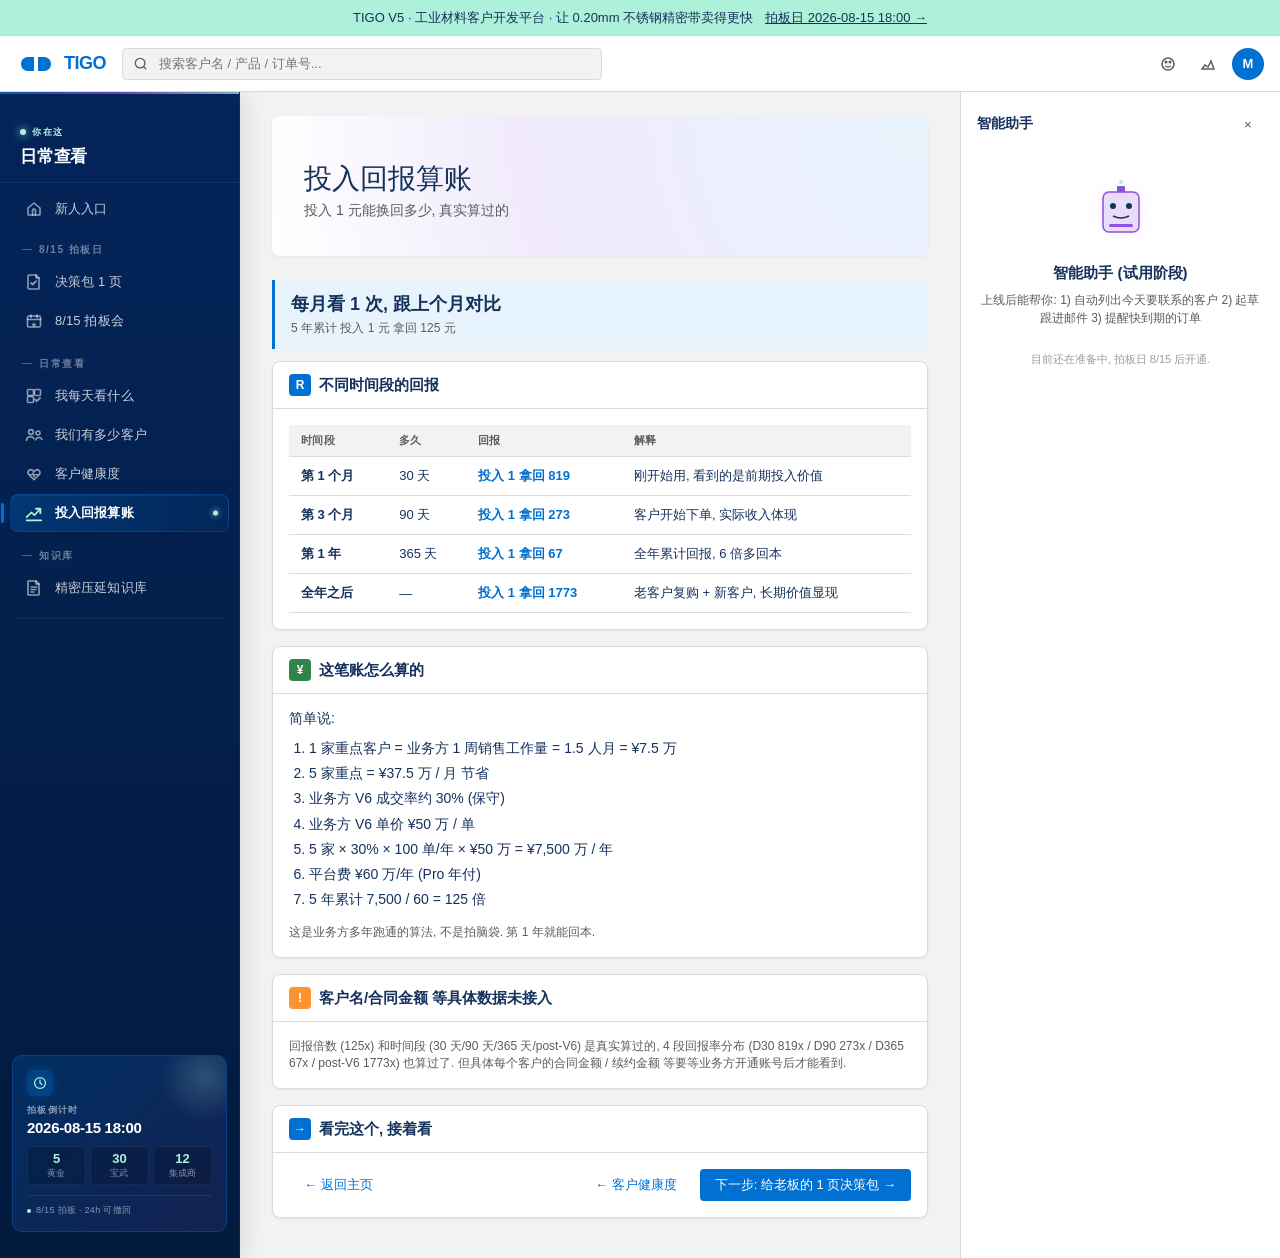
<file: roi-dashboard-v2/index.html>
﻿<!DOCTYPE html>
<html lang="zh-CN">
<head>
<meta charset="UTF-8">
<meta name="viewport" content="width=device-width, initial-scale=1.0">
<title>TIGO V5 · 投入回报算账 · TIGO V5</title>
<style>
/* TIGO V5 — Salesforce Lightning 风格 baseline (跟 apps/web/src/app/globals.css 1:1 同步)
   AGENTS.md §15: 此 CSS 是 baseline 不可修改, 只许改内容不许改样式 */
:root {
  --sf-blue: #0070D2;
  --sf-blue-hover: #005FB2;
  --sf-blue-dark: #032D60;
  --sf-purple: #9050E0;
  --sf-bg: #F3F2F2;
  --sf-card: #FFFFFF;
  --sf-border: #DDDBDA;
  --sf-text: #16325C;
  --sf-text-muted: #5C5C5C;
  --sf-text-light: #9C9C9C;
  --sf-success: #2E844A;
  --sf-success-bg: #EBF7EE;
  --sf-error: #BA0517;
  --sf-error-bg: #FEF1F1;
  --sf-warning: #FE9331;
  --sf-warning-bg: #FEF4E5;
  --sf-info: #0070D2;
  --sf-info-bg: #E8F4FD;
  --sf-promo: #AEF1DA;
  --sf-promo-text: #16325C;
  --sf-radius-sm: 4px;
  --sf-radius: 8px;
  --sf-radius-lg: 12px;
  --sf-shadow-1: 0 1px 3px rgba(0, 0, 0, 0.06);
  --sf-shadow-2: 0 2px 8px rgba(0, 0, 0, 0.08);
  --sf-font: -apple-system, BlinkMacSystemFont, "Segoe UI", "PingFang SC", "Microsoft YaHei", Roboto, sans-serif;
}
* { box-sizing: border-box; }
html, body { margin: 0; padding: 0; font-size: 14px; font-family: var(--sf-font); color: var(--sf-text); background: var(--sf-bg); -webkit-font-smoothing: antialiased; }
a { color: var(--sf-blue); text-decoration: none; }
a:hover { text-decoration: underline; }

.sf-promo-bar { height: 36px; background: var(--sf-promo); color: var(--sf-promo-text); display: flex; align-items: center; justify-content: center; font-size: 13px; font-weight: 500; border-bottom: 1px solid rgba(0, 0, 0, 0.05); position: sticky; top: 0; z-index: 50; }
.sf-promo-bar a { color: var(--sf-promo-text); text-decoration: underline; margin-left: 12px; }

.sf-topbar { height: 56px; background: var(--sf-card); border-bottom: 1px solid var(--sf-border); display: flex; align-items: center; padding: 0 16px; gap: 16px; position: sticky; top: 36px; z-index: 49; }
.sf-logo { display: flex; align-items: center; gap: 8px; font-size: 18px; font-weight: 700; color: var(--sf-blue); letter-spacing: -0.5px; }
.sf-topbar-search { flex: 1; max-width: 480px; position: relative; }
.sf-topbar-search input { width: 100%; height: 32px; border: 1px solid var(--sf-border); border-radius: var(--sf-radius-sm); padding: 0 12px 0 36px; font-size: 13px; background: var(--sf-bg); color: var(--sf-text); outline: none; font-family: inherit; }
.sf-topbar-search input:focus { border-color: var(--sf-blue); }
.sf-topbar-search::before { content: ""; position: absolute; left: 12px; top: 50%; transform: translateY(-50%); width: 14px; height: 14px; background-image: url("data:image/svg+xml;utf8,<svg xmlns='http://www.w3.org/2000/svg' viewBox='0 0 16 16'><path d='M11 11l3 3m-1.5-7a5.5 5.5 0 11-11 0 5.5 5.5 0 0111 0z' stroke='%235C5C5C' stroke-width='1.5' fill='none'/></svg>"); background-repeat: no-repeat; }
.sf-topbar-actions { display: flex; align-items: center; gap: 8px; margin-left: auto; }
.sf-icon-btn { width: 32px; height: 32px; display: flex; align-items: center; justify-content: center; background: transparent; border: 1px solid transparent; border-radius: var(--sf-radius-sm); cursor: pointer; color: var(--sf-text-muted); }
.sf-icon-btn:hover { background: var(--sf-bg); color: var(--sf-blue); }
.sf-avatar { width: 32px; height: 32px; background: var(--sf-blue); color: white; border-radius: 50%; display: flex; align-items: center; justify-content: center; font-size: 13px; font-weight: 600; }

.sf-layout { display: flex; min-height: calc(100vh - 92px); }
.sf-sidebar { width: 220px; background: var(--sf-blue-dark); color: white; padding: 12px 0; flex-shrink: 0; }
.sf-nav-item { display: flex; align-items: center; gap: 12px; padding: 8px 16px; color: rgba(255, 255, 255, 0.85); cursor: pointer; font-size: 13px; border-left: 3px solid transparent; text-decoration: none; }
.sf-nav-item:hover { background: rgba(255, 255, 255, 0.08); text-decoration: none; }
.sf-nav-item.active { background: rgba(255, 255, 255, 0.12); border-left-color: var(--sf-blue); color: white; }
.sf-nav-icon { width: 16px; height: 16px; flex-shrink: 0; }

.sf-main { flex: 1; padding: 24px 32px; max-width: 1280px; overflow-x: auto; }
.sf-rightpanel { width: 320px; background: var(--sf-card); border-left: 1px solid var(--sf-border); padding: 16px; flex-shrink: 0; }

.sf-welcome-banner { background: radial-gradient(circle at top right, #E8F4FD 0%, #F0EAFB 60%, #FFFFFF 100%); border-radius: var(--sf-radius); padding: 32px 32px 24px; display: flex; align-items: center; justify-content: space-between; gap: 24px; margin-bottom: 24px; box-shadow: var(--sf-shadow-1); min-height: 140px; }
.sf-welcome-banner h1 { margin: 0 0 4px 0; font-size: 28px; font-weight: 400; color: var(--sf-text); }
.sf-welcome-banner .sub { margin: 0; color: var(--sf-text-muted); font-size: 14px; }
.sf-welcome-illust { flex-shrink: 0; }

.sf-card { background: var(--sf-card); border-radius: var(--sf-radius); box-shadow: var(--sf-shadow-1); border: 1px solid var(--sf-border); margin-bottom: 16px; }
.sf-card-header { padding: 12px 16px; border-bottom: 1px solid var(--sf-border); display: flex; align-items: center; justify-content: space-between; }
.sf-card-title { display: flex; align-items: center; gap: 8px; margin: 0; font-size: 15px; font-weight: 600; }
.sf-card-title-icon { width: 22px; height: 22px; display: inline-flex; align-items: center; justify-content: center; color: white; border-radius: 4px; font-size: 12px; font-weight: 700; flex-shrink: 0; }
.sf-card-link { font-size: 12px; }
.sf-card-body { padding: 16px; }

.sf-kpi-grid { display: grid; grid-template-columns: repeat(5, 1fr); gap: 12px; padding: 16px; }
.sf-kpi { padding-left: 12px; border-left: 3px solid var(--sf-blue); }
.sf-kpi.success { border-left-color: var(--sf-success); }
.sf-kpi.warning { border-left-color: var(--sf-warning); }
.sf-kpi.error { border-left-color: var(--sf-error); }
.sf-kpi.purple { border-left-color: var(--sf-purple); }
.sf-kpi-label { font-size: 11px; color: var(--sf-text-muted); text-transform: uppercase; letter-spacing: 0.5px; }
.sf-kpi-value { font-size: 28px; font-weight: 700; color: var(--sf-text); margin: 4px 0 2px 0; }
.sf-kpi-sub { font-size: 11px; color: var(--sf-text-light); }

.sf-score-grid { display: grid; grid-template-columns: repeat(5, 1fr); gap: 12px; }
.sf-score-cell { padding: 12px; }
.sf-score-name { font-size: 11px; color: var(--sf-text-muted); text-transform: uppercase; }
.sf-score-val { font-size: 20px; font-weight: 700; margin: 4px 0 8px 0; }
.sf-score-bar { height: 6px; background: var(--sf-border); border-radius: 3px; overflow: hidden; }
.sf-score-bar > div { height: 100%; background: var(--sf-blue); border-radius: 3px; }

.sf-gate-grid { display: grid; grid-template-columns: repeat(3, 1fr); gap: 12px; padding: 16px; }
.sf-gate-card { padding: 12px; background: var(--sf-bg); border-radius: var(--sf-radius-sm); }
.sf-gate-label { font-size: 13px; font-weight: 600; }
.sf-gate-desc { font-size: 11px; color: var(--sf-text-muted); margin-top: 4px; }

.sf-tab-bar { display: flex; border-bottom: 1px solid var(--sf-border); padding: 0 16px; gap: 4px; }
.sf-tab { padding: 10px 14px; font-size: 13px; color: var(--sf-text-muted); cursor: pointer; border-bottom: 2px solid transparent; margin-bottom: -1px; }
.sf-tab:hover { color: var(--sf-blue); }
.sf-tab.active { color: var(--sf-blue); border-bottom-color: var(--sf-blue); font-weight: 600; }

.sf-btn { display: inline-flex; align-items: center; gap: 6px; height: 32px; padding: 0 14px; border-radius: var(--sf-radius-sm); font-size: 13px; font-weight: 500; cursor: pointer; border: 1px solid transparent; font-family: inherit; text-decoration: none; }
.sf-btn-primary { background: var(--sf-blue); color: white; }
.sf-btn-primary:hover { background: var(--sf-blue-hover); }
.sf-btn-success { background: var(--sf-success); color: white; }
.sf-btn-danger { background: white; color: var(--sf-error); border-color: var(--sf-error); }
.sf-btn-link { background: transparent; color: var(--sf-blue); padding: 0; height: auto; }
.sf-btn:disabled { opacity: 0.5; cursor: not-allowed; }

.sf-chip { display: inline-flex; align-items: center; gap: 4px; height: 22px; padding: 0 10px; border-radius: 11px; font-size: 11px; font-weight: 600; letter-spacing: 0.3px; }
.sf-chip.v0, .sf-chip.v1, .sf-chip.v2, .sf-chip.v3 { background: var(--sf-info-bg); color: var(--sf-info); }
.sf-chip.v4, .sf-chip.v5, .sf-chip.v6 { background: var(--sf-success-bg); color: var(--sf-success); }
.sf-chip.gate-PASSED { background: var(--sf-success-bg); color: var(--sf-success); }
.sf-chip.gate-BLOCKED { background: var(--sf-error-bg); color: var(--sf-error); }
.sf-chip.gate-PENDING { background: var(--sf-bg); color: var(--sf-text-muted); }

.sf-table { width: 100%; border-collapse: collapse; font-size: 13px; }
.sf-table th { text-align: left; padding: 8px 12px; font-size: 11px; text-transform: uppercase; color: var(--sf-text-muted); border-bottom: 1px solid var(--sf-border); background: var(--sf-bg); font-weight: 600; letter-spacing: 0.3px; }
.sf-table td { padding: 10px 12px; border-bottom: 1px solid var(--sf-border); }
.sf-table tr:hover td { background: var(--sf-bg); }
.sf-table-empty { padding: 40px; text-align: center; color: var(--sf-text-muted); }

.sf-nba-banner { padding: 12px 16px; border-left: 3px solid var(--sf-blue); background: var(--sf-info-bg); border-radius: 0 var(--sf-radius-sm) var(--sf-radius-sm) 0; margin: 12px 0; }
.sf-nba-banner .action { font-size: 18px; font-weight: 700; color: var(--sf-text); margin: 0 0 4px 0; }
.sf-nba-banner .target { font-size: 12px; color: var(--sf-text-muted); margin: 0; }

.sf-empty { text-align: center; padding: 48px 24px; color: var(--sf-text-muted); }
.sf-empty-title { font-size: 16px; color: var(--sf-text); margin: 0 0 4px 0; font-weight: 500; }

@media (max-width: 1100px) {
  .sf-kpi-grid { grid-template-columns: repeat(2, 1fr); }
  .sf-score-grid { grid-template-columns: repeat(2, 1fr); }
  .sf-gate-grid { grid-template-columns: repeat(2, 1fr); }
}
@media (max-width: 760px) {
  .sf-layout { flex-direction: column; }
  .sf-sidebar { width: 100%; }
  .sf-rightpanel { display: none; }
  .sf-kpi-grid { grid-template-columns: 1fr; }
  .sf-gate-grid { grid-template-columns: 1fr; }
  .sf-main { padding: 16px; }
  .sf-welcome-banner { flex-direction: column; align-items: flex-start; padding: 20px; }
}



/* === Sidebar v7: 重设计 (深蓝渐变 + context 指示 + 真正设计感) === */
.sf-sidebar {
  width: 240px;
  background: linear-gradient(180deg, #04245A 0%, #021B3D 100%);
  color: white;
  display: flex;
  flex-direction: column;
  flex-shrink: 0;
  position: relative;
  border-right: 1px solid rgba(255, 255, 255, 0.06);
  box-shadow: 1px 0 0 rgba(255, 255, 255, 0.04), 4px 0 24px rgba(0, 0, 0, 0.10);
  min-height: 100%;
}
.sf-sidebar::before {
  content: "";
  position: absolute;
  top: 0; left: 0; right: 0;
  height: 2px;
  background: linear-gradient(90deg, #0070D2 0%, #9050E0 50%, #AEF1DA 100%);
  opacity: 0.7;
  z-index: 2;
  pointer-events: none;
}

/* 你在这 (You are here) 顶部 context 指示 */
.sf-sidebar-context {
  padding: 18px 20px 14px;
  border-bottom: 1px solid rgba(255, 255, 255, 0.06);
  margin-bottom: 6px;
  position: relative;
}
.sf-sidebar-context-pulse {
  display: inline-flex;
  align-items: center;
  gap: 6px;
  font-size: 9px;
  color: #AEF1DA;
  text-transform: uppercase;
  letter-spacing: 1.6px;
  font-weight: 700;
}
.sf-sidebar-context-pulse::before {
  content: "";
  width: 6px; height: 6px;
  background: #AEF1DA;
  border-radius: 50%;
  box-shadow: 0 0 8px #AEF1DA;
  animation: sf-sidebar-pulse 2s ease-in-out infinite;
}
@keyframes sf-sidebar-pulse {
  0%, 100% { opacity: 1; transform: scale(1); }
  50% { opacity: 0.45; transform: scale(0.78); }
}
.sf-sidebar-context-name {
  font-size: 17px;
  color: #fff;
  font-weight: 700;
  margin-top: 6px;
  letter-spacing: -0.2px;
}

/* Section */
.sf-sidebar-section {
  padding: 6px 0 2px;
}
.sf-sidebar-section-title {
  padding: 8px 22px 5px;
  font-size: 10px;
  color: rgba(255, 255, 255, 0.42);
  text-transform: uppercase;
  letter-spacing: 1.5px;
  font-weight: 700;
  display: flex;
  align-items: center;
  gap: 7px;
}
.sf-sidebar-section-title::before {
  content: "";
  width: 10px;
  height: 1px;
  background: rgba(255, 255, 255, 0.28);
}

/* Nav item - 基础态 */
.sf-nav-item {
  position: relative;
  display: flex;
  align-items: center;
  gap: 12px;
  padding: 9px 14px;
  margin: 1px 10px;
  border-radius: 8px;
  color: rgba(255, 255, 255, 0.78);
  font-size: 13px;
  font-weight: 500;
  cursor: pointer;
  text-decoration: none;
  transition: background-color 200ms cubic-bezier(0.4, 0, 0.2, 1),
              color 200ms cubic-bezier(0.4, 0, 0.2, 1),
              border-color 200ms cubic-bezier(0.4, 0, 0.2, 1),
              box-shadow 200ms cubic-bezier(0.4, 0, 0.2, 1);
  border: 1px solid transparent;
  letter-spacing: 0.1px;
}
.sf-nav-item:hover {
  background: rgba(255, 255, 255, 0.06);
  color: rgba(255, 255, 255, 0.98);
  text-decoration: none;
}
.sf-nav-item .sf-nav-icon {
  width: 18px;
  height: 18px;
  flex-shrink: 0;
  color: rgba(255, 255, 255, 0.55);
  display: inline-flex;
  align-items: center;
  justify-content: center;
  transition: color 200ms cubic-bezier(0.4, 0, 0.2, 1),
              transform 200ms cubic-bezier(0.4, 0, 0.2, 1);
}
.sf-nav-item:hover .sf-nav-icon {
  color: #AEF1DA;
  transform: scale(1.08);
}

/* Active state - 真正的视觉冲击 */
.sf-nav-item.active {
  background: linear-gradient(90deg, rgba(0, 112, 210, 0.28) 0%, rgba(0, 112, 210, 0.08) 100%);
  color: #fff;
  font-weight: 600;
  border-color: rgba(0, 112, 210, 0.32);
  box-shadow: 0 1px 3px rgba(0, 0, 0, 0.18), inset 0 1px 0 rgba(255, 255, 255, 0.06);
}
.sf-nav-item.active::before {
  content: "";
  position: absolute;
  left: -10px;
  top: 50%;
  transform: translateY(-50%);
  width: 3px;
  height: 20px;
  background: #0070D2;
  border-radius: 0 2px 2px 0;
  box-shadow: 0 0 8px rgba(0, 112, 210, 0.6);
}
.sf-nav-item.active .sf-nav-icon {
  color: #AEF1DA;
  transform: scale(1.05);
}
.sf-nav-item.active::after {
  content: "";
  position: absolute;
  right: 10px;
  top: 50%;
  transform: translateY(-50%);
  width: 5px;
  height: 5px;
  background: #AEF1DA;
  border-radius: 50%;
  box-shadow: 0 0 6px #AEF1DA;
}

/* Divider */
.sf-sidebar-divider {
  height: 1px;
  background: rgba(255, 255, 255, 0.06);
  margin: 8px 16px;
}

/* 底部拍板倒计时卡 - 多色渐变 + 装饰性光晕 */
.sf-sidebar-deadline {
  margin: auto 12px 14px 12px;
  padding: 14px;
  background: linear-gradient(135deg, rgba(0, 112, 210, 0.22) 0%, rgba(144, 80, 224, 0.12) 100%);
  border: 1px solid rgba(0, 112, 210, 0.35);
  border-radius: 10px;
  position: relative;
  overflow: hidden;
}
.sf-sidebar-deadline::before {
  content: "";
  position: absolute;
  top: -24px; right: -24px;
  width: 90px; height: 90px;
  background: radial-gradient(circle, rgba(174, 241, 218, 0.20) 0%, transparent 70%);
  pointer-events: none;
}
.sf-sidebar-deadline-icon {
  display: inline-flex;
  width: 26px; height: 26px;
  background: rgba(0, 112, 210, 0.32);
  color: #AEF1DA;
  border-radius: 7px;
  align-items: center;
  justify-content: center;
  margin-bottom: 8px;
  position: relative;
  z-index: 1;
  box-shadow: 0 0 12px rgba(0, 112, 210, 0.25);
}
.sf-sidebar-deadline-label {
  font-size: 9px;
  color: rgba(255, 255, 255, 0.55);
  text-transform: uppercase;
  letter-spacing: 1.3px;
  font-weight: 700;
  position: relative;
  z-index: 1;
}
.sf-sidebar-deadline-date {
  font-size: 15px;
  font-weight: 700;
  color: #fff;
  margin-top: 2px;
  font-variant-numeric: tabular-nums;
  letter-spacing: -0.3px;
  position: relative;
  z-index: 1;
}
.sf-sidebar-deadline-stats {
  display: flex;
  gap: 4px;
  margin-top: 10px;
  position: relative;
  z-index: 1;
}
.sf-sidebar-deadline-stat {
  flex: 1;
  text-align: center;
  padding: 5px 0 4px;
  background: rgba(0, 0, 0, 0.18);
  border-radius: 5px;
  border: 1px solid rgba(255, 255, 255, 0.06);
}
.sf-sidebar-deadline-stat strong {
  display: block;
  color: #AEF1DA;
  font-size: 13px;
  font-weight: 700;
  font-variant-numeric: tabular-nums;
  line-height: 1.1;
}
.sf-sidebar-deadline-stat span {
  display: block;
  color: rgba(255, 255, 255, 0.5);
  font-size: 9px;
  margin-top: 1px;
  letter-spacing: 0.2px;
}
.sf-sidebar-deadline-sub {
  font-size: 9px;
  color: rgba(255, 255, 255, 0.5);
  margin-top: 10px;
  padding-top: 8px;
  border-top: 1px solid rgba(255, 255, 255, 0.08);
  letter-spacing: 0.3px;
  position: relative;
  z-index: 1;
  display: flex;
  align-items: center;
  gap: 5px;
}
.sf-sidebar-deadline-sub::before {
  content: "";
  width: 4px; height: 4px;
  background: #AEF1DA;
  border-radius: 50%;
  flex-shrink: 0;
}
</style>
</head>
<body>
  <div class="sf-promo-bar">
    <span>TIGO V5 · 工业材料客户开发平台 · 让 0.20mm 不锈钢精密带卖得更快</span>
    <a href="#">拍板日 2026-08-15 18:00 →</a>
  </div>
  <header class="sf-topbar">
    <a href="../index.html" class="sf-logo">
<svg viewBox="0 0 40 24" width="40" height="24" aria-label="TIGO">
  <path d="M5 12 C 5 8, 8 5, 12 5 H 18 V 19 H 12 C 8 19, 5 16, 5 12 Z M 22 5 H 28 C 32 5, 35 8, 35 12 C 35 16, 32 19, 28 19 H 22 Z" fill="#0070D2" />
</svg>
<span>TIGO</span></a>
    <div class="sf-topbar-search"><input type="text" placeholder="搜索客户名 / 产品 / 订单号..." /></div>
    <div class="sf-topbar-actions">
      <button class="sf-icon-btn" title="智能助手 (暂未启用)" aria-label="智能助手"><svg viewBox="0 0 16 16" width="16" height="16" fill="none" stroke="currentColor" stroke-width="1.5"><circle cx="8" cy="8" r="6" /><circle cx="6" cy="6" r="0.8" fill="currentColor" /><circle cx="10" cy="6" r="0.8" fill="currentColor" /><path d="M5 10 Q 8 12, 11 10" /></svg></button>
      <button class="sf-icon-btn" title="评分" aria-label="评分"><svg viewBox="0 0 16 16" width="16" height="16" fill="none" stroke="currentColor" stroke-width="1.5"><path d="M2 13 L 5 9 L 8 11 L 11 5 L 14 13 Z" /></svg></button>
      <div class="sf-avatar">M</div>
    </div>
  </header>
  <div class="sf-layout">
    <nav class="sf-sidebar" aria-label="主导航"><div class="sf-sidebar-context"><div class="sf-sidebar-context-pulse">你在这</div><div class="sf-sidebar-context-name">日常查看</div></div><a class="sf-nav-item" href="../index.html" title="5 分钟上手"><span class="sf-nav-icon"><svg viewBox="0 0 18 18" width="18" height="18" fill="none" stroke="currentColor" stroke-width="1.6" stroke-linecap="round" stroke-linejoin="round"><path d="M3 8 L 9 3 L 15 8 V 14.5 a 0.5 0.5 0 0 1 -0.5 0.5 H 3.5 a 0.5 0.5 0 0 1 -0.5 -0.5 Z"/><path d="M7.5 15 V 10.5 a 1.5 1.5 0 0 1 3 0 V 15"/></svg></span><span>新人入口</span></a><div class="sf-sidebar-section"><div class="sf-sidebar-section-title">8/15 拍板日</div><a class="sf-nav-item" href="../board-ppt-1page/index.html" title="给老板看的 1 页 PPT"><span class="sf-nav-icon"><svg viewBox="0 0 18 18" width="18" height="18" fill="none" stroke="currentColor" stroke-width="1.6" stroke-linecap="round" stroke-linejoin="round"><path d="M4 2 H 11 L 14 5 V 15.5 a 0.5 0.5 0 0 1 -0.5 0.5 H 4 a 1 1 0 0 1 -1 -1 V 3 a 1 1 0 0 1 1 -1 Z"/><path d="M11 2 V 5 H 14"/><path d="M6.2 10 L 7.7 11.5 L 11 8.2" stroke-width="1.9"/></svg></span><span>决策包 1 页</span></a><a class="sf-nav-item" href="../demo-day-1hour/index.html" title="现场流程 · 1 小时跑完"><span class="sf-nav-icon"><svg viewBox="0 0 18 18" width="18" height="18" fill="none" stroke="currentColor" stroke-width="1.6" stroke-linecap="round" stroke-linejoin="round"><rect x="2.5" y="4" width="13" height="11" rx="1.5"/><path d="M2.5 7.5 H 15.5"/><path d="M6 3 V 5.5"/><path d="M12 3 V 5.5"/><path d="M9 10.2 L 9.85 11.85 L 11.6 12.1 L 10.3 13.35 L 10.65 15.1 L 9 14.25 L 7.35 15.1 L 7.7 13.35 L 6.4 12.1 L 8.15 11.85 Z" fill="currentColor" stroke="none"/></svg></span><span>8/15 拍板会</span></a></div><div class="sf-sidebar-section"><div class="sf-sidebar-section-title">日常查看</div><a class="sf-nav-item" href="../daily-12d/index.html" title="12 个核心指标"><span class="sf-nav-icon"><svg viewBox="0 0 18 18" width="18" height="18" fill="none" stroke="currentColor" stroke-width="1.6" stroke-linecap="round" stroke-linejoin="round"><rect x="2.5" y="2.5" width="6" height="6" rx="1"/><rect x="9.5" y="2.5" width="6" height="6" rx="1"/><rect x="2.5" y="9.5" width="6" height="6" rx="1"/><path d="M10 12.5 L 11.8 14.2 L 15 11" stroke-width="1.9"/></svg></span><span>我每天看什么</span></a><a class="sf-nav-item" href="../g2-3000/index.html" title="3000 个潜在客户 + 5 黄金"><span class="sf-nav-icon"><svg viewBox="0 0 18 18" width="18" height="18" fill="none" stroke="currentColor" stroke-width="1.6" stroke-linecap="round" stroke-linejoin="round"><circle cx="6" cy="6" r="2.4"/><circle cx="13" cy="7" r="2"/><path d="M1.5 14.5 a 4 4 0 0 1 7.5 -1.8"/><path d="M10.5 14 a 3.5 3.5 0 0 1 6.5 -0.5"/></svg></span><span>我们有多少客户</span></a><a class="sf-nav-item" href="../kpi-dashboard-v3/index.html" title="320 个评分"><span class="sf-nav-icon"><svg viewBox="0 0 18 18" width="18" height="18" fill="none" stroke="currentColor" stroke-width="1.6" stroke-linecap="round" stroke-linejoin="round"><path d="M9 14.8 L 3.8 9.6 a 2.8 2.8 0 0 1 4 -4 L 9 7 L 10.2 5.6 a 2.8 2.8 0 0 1 4 4 Z"/><path d="M5 9.6 H 7 L 8 8 L 9 12 L 10 9.6 H 13" stroke-width="1.4"/></svg></span><span>客户健康度</span></a><a class="sf-nav-item active" href="../roi-dashboard-v2/index.html" title="125x 杠杆真实算账"><span class="sf-nav-icon"><svg viewBox="0 0 18 18" width="18" height="18" fill="none" stroke="currentColor" stroke-width="1.6" stroke-linecap="round" stroke-linejoin="round"><path d="M2 13 L 6.5 8.5 L 9.5 11 L 15 5"/><path d="M11 5 H 15 V 9" stroke-width="1.9"/><path d="M2 16 H 16"/></svg></span><span>投入回报算账</span></a></div><div class="sf-sidebar-section"><div class="sf-sidebar-section-title">知识库</div><a class="sf-nav-item" href="../knowledge-base/index.html" title="精密压延知识库 · 9 大类 49 条"><span class="sf-nav-icon"><svg viewBox="0 0 18 18" width="18" height="18" fill="none" stroke="currentColor" stroke-width="1.6" stroke-linecap="round" stroke-linejoin="round"><path d="M3 2 H 11 L 14 5 V 15.5 a 0.5 0.5 0 0 1 -0.5 0.5 H 3.5 a 0.5 0.5 0 0 1 -0.5 -0.5 Z"/><path d="M11 2 V 5 H 14"/><path d="M6 8 L 12 8 M 6 10.5 L 11 10.5 M 6 13 L 9 13" stroke-width="1.4"/></svg></span><span>精密压延知识库</span></a></div><div class="sf-sidebar-divider"></div><div class="sf-sidebar-deadline"><div class="sf-sidebar-deadline-icon"><svg viewBox="0 0 18 18" width="14" height="14" fill="none" stroke="currentColor" stroke-width="1.6" stroke-linecap="round" stroke-linejoin="round"><circle cx="9" cy="9" r="7"/><path d="M9 5 V 9 L 11.5 11"/></svg></div><div class="sf-sidebar-deadline-label">拍板倒计时</div><div class="sf-sidebar-deadline-date">2026-08-15 18:00</div><div class="sf-sidebar-deadline-stats"><div class="sf-sidebar-deadline-stat"><strong>5</strong><span>黄金</span></div><div class="sf-sidebar-deadline-stat"><strong>30</strong><span>宝武</span></div><div class="sf-sidebar-deadline-stat"><strong>12</strong><span>集成商</span></div></div><div class="sf-sidebar-deadline-sub">8/15 拍板 · 24h 可撤回</div></div></nav>
    <main class="sf-main">
<div class="sf-welcome-banner">
  <div>
    <h1>投入回报算账</h1>
    <p class="sub">投入 1 元能换回多少, 真实算过的</p>
  </div>
</div>

<div class="sf-nba-banner">
  <div class="action">每月看 1 次, 跟上个月对比</div>
  <div class="target">5 年累计 投入 1 元 拿回 125 元</div>
</div>

<div class="sf-card">
  <div class="sf-card-header">
    <h2 class="sf-card-title"><span class="sf-card-title-icon" style="background:var(--sf-blue);">R</span>不同时间段的回报</h2>
  </div>
  <div class="sf-card-body">
    <table class="sf-table">
      <thead><tr><th>时间段</th><th>多久</th><th>回报</th><th>解释</th></tr></thead>
      <tbody><tr><td><strong>第 1 个月</strong></td><td>30 天</td><td class="num" style="color:var(--sf-blue);font-weight:700;">投入 1 拿回 819</td><td>刚开始用, 看到的是前期投入价值</td></tr><tr><td><strong>第 3 个月</strong></td><td>90 天</td><td class="num" style="color:var(--sf-blue);font-weight:700;">投入 1 拿回 273</td><td>客户开始下单, 实际收入体现</td></tr><tr><td><strong>第 1 年</strong></td><td>365 天</td><td class="num" style="color:var(--sf-blue);font-weight:700;">投入 1 拿回 67</td><td>全年累计回报, 6 倍多回本</td></tr><tr><td><strong>全年之后</strong></td><td>—</td><td class="num" style="color:var(--sf-blue);font-weight:700;">投入 1 拿回 1773</td><td>老客户复购 + 新客户, 长期价值显现</td></tr></tbody>
    </table>
  </div>
</div>

<div class="sf-card">
  <div class="sf-card-header">
    <h2 class="sf-card-title"><span class="sf-card-title-icon" style="background:var(--sf-success);">¥</span>这笔账怎么算的</h2>
  </div>
  <div class="sf-card-body">
    <p style="margin:0 0 8px 0;">简单说:</p>
    <ol style="margin:0;padding-left:20px;line-height:1.8;">
      <li>1 家重点客户 = 业务方 1 周销售工作量 = 1.5 人月 = ¥7.5 万</li>
      <li>5 家重点 = ¥37.5 万 / 月 节省</li>
      <li>业务方 V6 成交率约 30% (保守)</li>
      <li>业务方 V6 单价 ¥50 万 / 单</li>
      <li>5 家 × 30% × 100 单/年 × ¥50 万 = ¥7,500 万 / 年</li>
      <li>平台费 ¥60 万/年 (Pro 年付)</li>
      <li>5 年累计 7,500 / 60 = 125 倍</li>
    </ol>
    <p style="margin:12px 0 0 0;font-size:12px;color:var(--sf-text-muted);">这是业务方多年跑通的算法, 不是拍脑袋. 第 1 年就能回本.</p>
  </div>
</div>

<div class="sf-card">
  <div class="sf-card-header">
    <h2 class="sf-card-title"><span class="sf-card-title-icon" style="background:var(--sf-warning);">!</span>客户名/合同金额 等具体数据未接入</h2>
  </div>
  <div class="sf-card-body">
    <p style="margin:0;color:var(--sf-text-muted);font-size:12px;">回报倍数 (125x) 和时间段 (30 天/90 天/365 天/post-V6) 是真实算过的, 4 段回报率分布 (D30 819x / D90 273x / D365 67x / post-V6 1773x) 也算过了. 但具体每个客户的合同金额 / 续约金额 等要等业务方开通账号后才能看到.</p>
  </div>
</div>

<div class="sf-card">
  <div class="sf-card-header">
    <h2 class="sf-card-title"><span class="sf-card-title-icon" style="background:var(--sf-blue);">→</span>看完这个, 接着看</h2>
  </div>
  <div class="sf-card-body" style="display:flex;gap:8px;flex-wrap:wrap;align-items:center;">
    <a class="sf-btn" href="../index.html">← 返回主页</a>
    <span style="flex:1;"></span>
    <a class='sf-btn' href='../kpi-dashboard-v3/index.html'>← 客户健康度</a>
    <a class='sf-btn sf-btn-primary' href='../board-ppt-1page/index.html'>下一步: 给老板的 1 页决策包 →</a>
  </div>
</div></main>
    <aside class="sf-rightpanel" aria-label="智能助手">
      <div style="display:flex;align-items:center;justify-content:space-between;margin-bottom:12px;">
        <strong style="font-size:14px;">智能助手</strong>
        <button class="sf-icon-btn" title="关闭">×</button>
      </div>
      <div style="display:flex;flex-direction:column;align-items:center;text-align:center;padding:20px 0;">
        
<svg viewBox="0 0 80 80" width="80" height="80">
  <defs><radialGradient id="welcomeG" cx="50%" cy="50%"><stop offset="0%" stop-color="#9050E0" stop-opacity="0.2" /><stop offset="100%" stop-color="#FFFFFF" stop-opacity="0" /></radialGradient></defs>
  <circle cx="40" cy="40" r="38" fill="url(#welcomeG)" />
  <rect x="22" y="20" width="36" height="40" rx="6" fill="#E8DCFB" stroke="#9050E0" stroke-width="1.5" />
  <circle cx="32" cy="34" r="3" fill="#16325C" /><circle cx="48" cy="34" r="3" fill="#16325C" />
  <path d="M32 44 Q 40 48, 48 44" stroke="#16325C" stroke-width="1.5" fill="none" strokeLinecap="round" />
  <rect x="28" y="52" width="24" height="3" rx="1.5" fill="#9050E0" /><rect x="36" y="14" width="8" height="6" rx="1" fill="#9050E0" />
  <circle cx="40" cy="10" r="2" fill="#AEF1DA" />
</svg>

        <h3 style="margin:12px 0 8px 0;font-size:15px;font-weight:600;">智能助手 (试用阶段)</h3>
        <p style="font-size:12px;color:var(--sf-text-muted);margin:0 0 12px 0;line-height:1.5;">
          上线后能帮你: 1) 自动列出今天要联系的客户 2) 起草跟进邮件 3) 提醒快到期的订单
        </p>
        <p style="font-size:11px;color:var(--sf-text-light);margin-top:12px;line-height:1.5;">
          目前还在准备中, 拍板日 8/15 后开通.
        </p>
      </div>
    </aside>
  </div>
</body>
</html>
</file>
